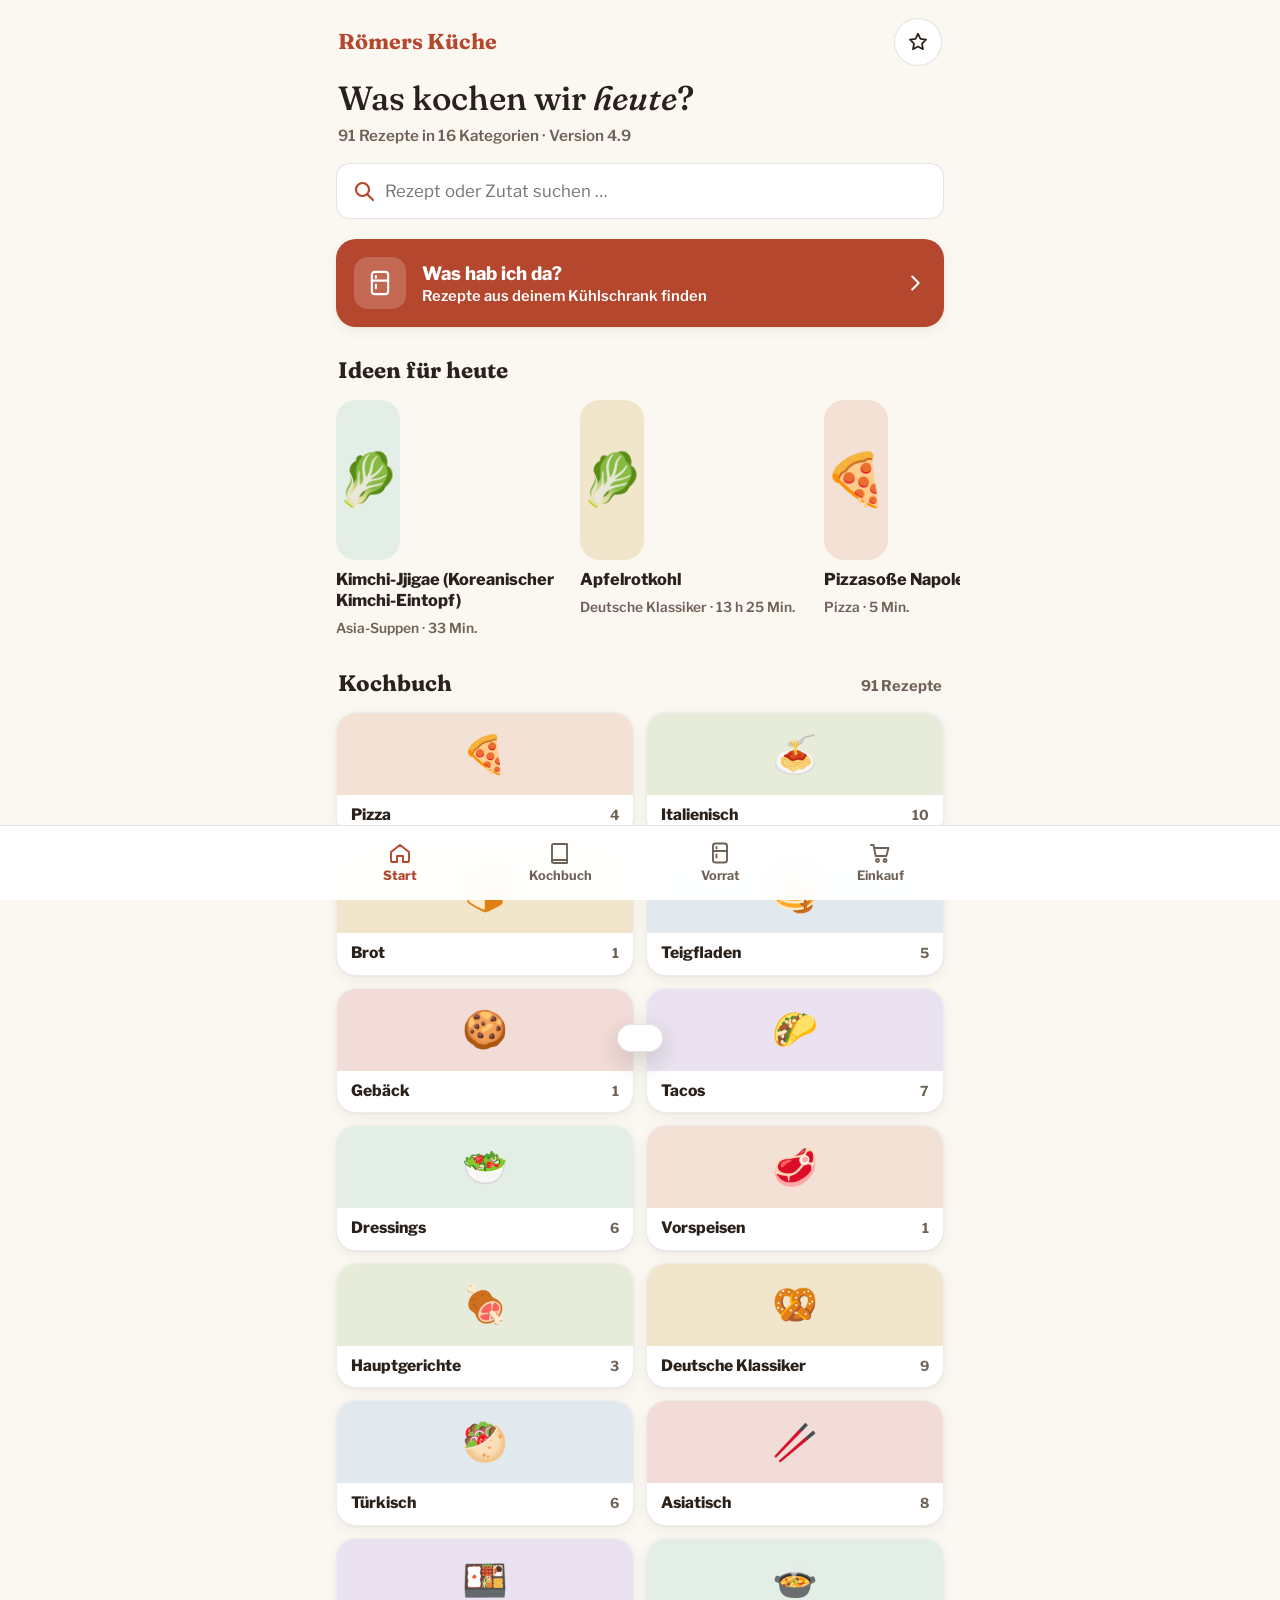
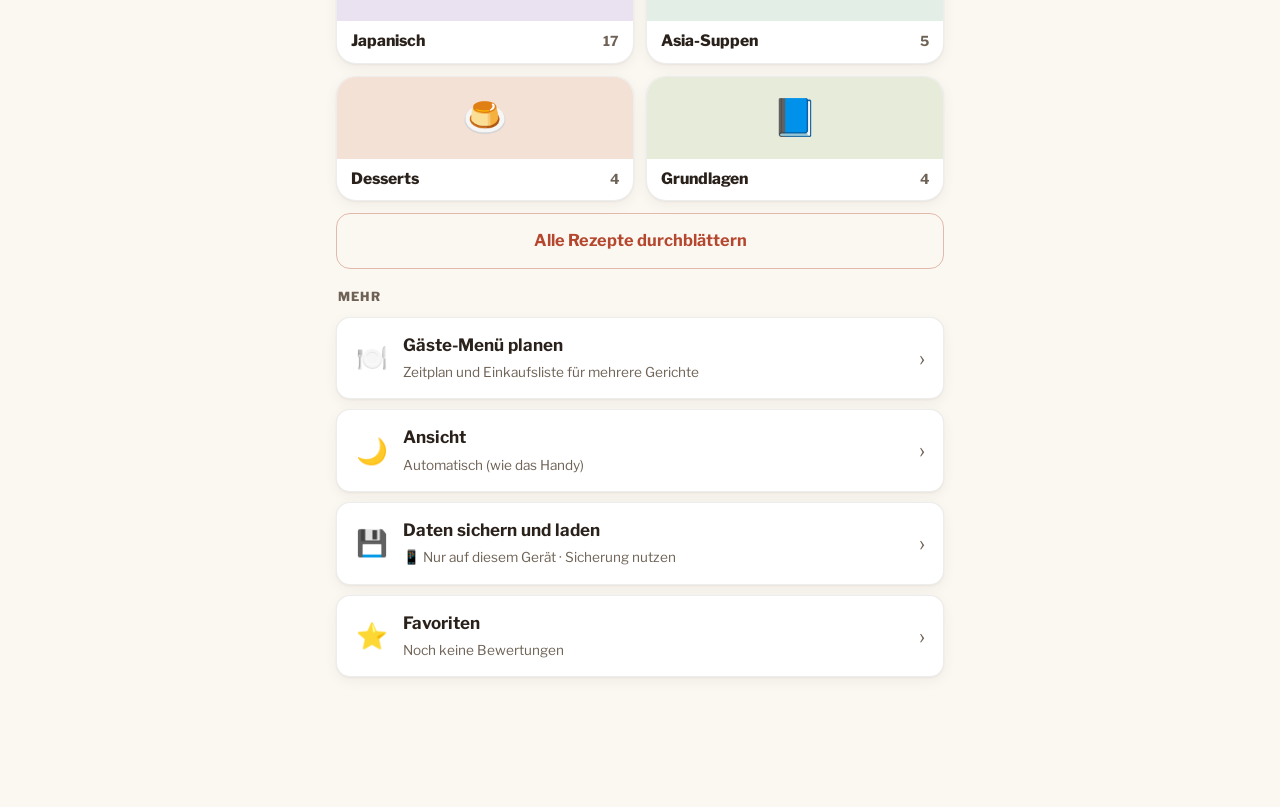
<file: index.html>
<!DOCTYPE html>
<html lang="de">
<head>
<meta charset="UTF-8">
<meta name="viewport" content="width=device-width, initial-scale=1.0, viewport-fit=cover">
<meta name="theme-color" content="#FBF7F1">
<title>Römers Küche</title>
<meta name="description" content="Dein persönlicher Küchen-Assistent: Rezepte, Kochmodus mit Timern, Kühlschrank-Suche und Einkaufsliste.">
<link rel="manifest" href="manifest.webmanifest">
<link rel="icon" href="favicon.svg" type="image/svg+xml">
<link rel="icon" href="favicon.png" sizes="32x32" type="image/png">
<link rel="apple-touch-icon" href="icons/apple-touch-icon.png">
<meta name="apple-mobile-web-app-capable" content="yes">
<meta name="mobile-web-app-capable" content="yes">
<meta name="apple-mobile-web-app-title" content="Römers Küche">
<meta name="apple-mobile-web-app-status-bar-style" content="default">
<link rel="preconnect" href="https://fonts.googleapis.com">
<link rel="preconnect" href="https://fonts.gstatic.com" crossorigin>
<link href="https://fonts.googleapis.com/css2?family=Fraunces:ital,opsz,wght@0,9..144,500;0,9..144,600;0,9..144,700;1,9..144,500&family=Libre+Franklin:wght@400;500;600;700;800&display=swap" rel="stylesheet">
<style>
:root{
  --bg:#FBF7F1;--surface:#FFFFFF;--surface-2:#F3ECE2;--surface-3:#EDE4D8;
  --accent:#B4472D;--accent-mid:#953A23;--accent-dim:rgba(180,71,45,.09);
  --text:#2A211B;--text-body:#4A3F36;--text-dim:#6E6256;--text-muted:#7A6E62;
  --border:rgba(42,33,27,.12);--border-sub:rgba(42,33,27,.08);
  --danger:#A1271C;--success:#556F33;--olive:#556F33;--wait:#3F6E9E;
  --on-accent:#FFFFFF;--shadow:0 1px 2px rgba(42,33,27,.05),0 4px 14px rgba(42,33,27,.05);
  --r:20px;--r-sm:14px;--touch:56px;
  --fd:'Fraunces',Georgia,serif;--fb:'Libre Franklin',system-ui,sans-serif;
}
*,*::before,*::after{box-sizing:border-box;margin:0;padding:0}
html{background:var(--bg);-webkit-tap-highlight-color:transparent}
body{font-family:var(--fb);font-size:18px;line-height:1.55;color:var(--text);background:var(--bg);min-height:100vh}
button{font-family:inherit;color:inherit}
#app{max-width:640px;margin:0 auto;min-height:100vh;padding-bottom:40px}
.view{display:none}.view.active{display:block}

/* header */
.hdr{position:sticky;top:0;z-index:50;background:rgba(251,247,241,.94);backdrop-filter:blur(14px);-webkit-backdrop-filter:blur(14px);
  border-bottom:1px solid var(--border);padding:10px 14px;display:flex;align-items:center;gap:12px;min-height:66px}
.hdr h1{font-family:var(--fd);font-size:1.2rem;font-weight:500;flex:1;line-height:1.25}
.icon-btn{width:48px;height:48px;border-radius:50%;border:1px solid var(--border);background:var(--surface);color:var(--accent);
  font-size:1.25rem;display:flex;align-items:center;justify-content:center;cursor:pointer;flex-shrink:0}
.icon-btn:active{background:var(--surface-2)}
.icon-btn .badge{position:absolute;transform:translate(14px,-14px);background:var(--accent);color:var(--on-accent);font-size:.7rem;font-weight:800;
  border-radius:10px;padding:1px 6px}

/* buttons */
.btn{display:inline-flex;align-items:center;justify-content:center;gap:8px;min-height:var(--touch);padding:0 20px;border-radius:var(--r-sm);
  border:none;font-size:1.02rem;font-weight:700;cursor:pointer;transition:transform .12s,background .15s;text-align:center;line-height:1.2}
.btn:active{transform:scale(.97)}
.btn-p{background:var(--accent);color:var(--on-accent)}.btn-p:active{background:var(--accent-mid)}
.btn-s{background:var(--surface-2);border:1px solid var(--border)}
.btn-g{background:transparent;color:var(--accent);border:1px solid var(--border)}
.btn-d{background:rgba(161,39,28,.15);color:var(--danger);border:1px solid rgba(161,39,28,.3)}
.btn-full{width:100%}
.row{display:flex;gap:10px}.row>.btn{flex:1}

/* home */
.hero{padding:44px 20px 22px;text-align:center}
.hero .mark{font-size:3rem}
.hero .logo{font-family:var(--fd);font-size:2.6rem;color:var(--accent);font-weight:700;line-height:1.1}
.hero .tag{color:var(--text-dim);font-size:.98rem;margin-top:4px}
.hero .count{display:inline-block;margin-top:12px;background:var(--accent-dim);border:1px solid var(--border);border-radius:20px;padding:4px 14px;font-size:.85rem;color:var(--accent);font-weight:700}
.search{padding:0 16px 16px}
.search input{width:100%;min-height:var(--touch);padding:0 18px 0 48px;background:var(--surface) url("data:image/svg+xml,%3Csvg xmlns='http://www.w3.org/2000/svg' width='22' height='22' fill='none' stroke='%23B4472D' stroke-width='2.2' stroke-linecap='round'%3E%3Ccircle cx='9.5' cy='9.5' r='6.5'/%3E%3Cpath d='M14.5 14.5 20 20'/%3E%3C/svg%3E") no-repeat 16px center;
  border:1px solid var(--border);border-radius:var(--r-sm);color:var(--text);font-family:var(--fb);font-size:1.05rem;outline:none}
.search input:focus{border-color:var(--accent)}
.sec-t{font-size:.78rem;font-weight:800;text-transform:uppercase;letter-spacing:.12em;color:var(--accent);padding:18px 18px 10px}
.cat-grid{display:grid;grid-template-columns:repeat(2,1fr);gap:10px;padding:0 16px}
.cat-tile{background:var(--surface);border:1px solid var(--border);border-radius:var(--r);padding:16px 14px;cursor:pointer;display:flex;align-items:center;gap:12px;min-height:72px;text-align:left}
.cat-tile:active{transform:scale(.97);background:var(--surface-2)}
.cat-tile .e{font-size:1.9rem}
.cat-tile b{display:block;font-size:1rem}.cat-tile small{color:var(--text-dim);font-size:.82rem}
.cat-tile.hi{background:linear-gradient(135deg,rgba(180,71,45,.22),rgba(180,71,45,.06));border-color:var(--accent)}
.menu-row{margin:0 16px 10px;background:var(--surface);border:1px solid var(--border);border-radius:var(--r-sm);padding:14px 18px;display:flex;align-items:center;gap:14px;cursor:pointer;min-height:64px}
.menu-row:active{background:var(--surface-2)}
.menu-row .e{font-size:1.6rem;width:34px;text-align:center}
.menu-row .i{flex:1}.menu-row .i b{display:block}.menu-row .i small{color:var(--text-dim);font-size:.85rem}
.chev{color:var(--text-muted);font-size:1.4rem}

/* list */
.chips{display:flex;gap:8px;overflow-x:auto;padding:12px 16px;scrollbar-width:none}
.chips::-webkit-scrollbar{display:none}
.chip{flex-shrink:0;min-height:44px;padding:0 16px;border-radius:22px;border:1px solid var(--border);background:var(--surface);font-weight:700;font-size:.92rem;cursor:pointer;white-space:nowrap}
.chip.on{background:var(--accent);color:var(--on-accent);border-color:var(--accent)}
.r-row{margin:0 12px 10px;background:var(--surface);border:1px solid var(--border);border-radius:var(--r-sm);padding:14px 16px;display:flex;align-items:center;gap:14px;cursor:pointer;min-height:72px}
.r-row:active{background:var(--surface-2);transform:scale(.99)}
.r-row .e{font-size:1.9rem;width:40px;text-align:center}
.r-row .m{flex:1;min-width:0}
.r-row .n{font-weight:700;font-size:1.02rem;line-height:1.3}
.r-row .s{font-size:.84rem;color:var(--text-dim);margin-top:2px}
.stars-sm{color:var(--accent);font-size:.84rem}
.empty{text-align:center;padding:36px 20px;color:var(--text-dim)}

/* recipe */
.r-hero{padding:22px 18px 6px;text-align:center}
.r-hero .e{font-size:3rem}
.r-hero h2{font-family:var(--fd);font-size:1.75rem;font-weight:700;line-height:1.2;margin-top:4px}
.r-hero .cat{font-size:.78rem;font-weight:800;text-transform:uppercase;letter-spacing:.12em;color:var(--accent);margin-top:6px}
.meta{display:flex;flex-wrap:wrap;justify-content:center;gap:8px;padding:12px 16px 4px}
.pill{display:inline-flex;align-items:center;gap:6px;background:var(--accent-dim);border:1px solid var(--border);border-radius:20px;padding:6px 13px;font-size:.86rem;color:var(--accent);font-weight:700}
.pill.w{background:rgba(63,110,158,.12);border-color:rgba(63,110,158,.3);color:var(--wait)}
.card{margin:14px 14px 0;background:var(--surface);border:1px solid var(--border);border-radius:var(--r);overflow:hidden}
.card-h{padding:14px 18px 10px;border-bottom:1px solid var(--border-sub);display:flex;align-items:center;justify-content:space-between;gap:10px}
.card-h span{font-size:.78rem;font-weight:800;text-transform:uppercase;letter-spacing:.12em;color:var(--accent)}
.card-b{padding:8px 18px 16px}
.port{display:flex;align-items:center;gap:14px;padding:16px 18px}
.port button{width:60px;height:60px;border-radius:50%;border:1px solid var(--border);background:var(--surface-2);font-size:1.8rem;cursor:pointer;flex-shrink:0}
.port button:active{background:var(--accent);color:var(--on-accent)}
.port .v{flex:1;text-align:center}
.port .v b{font-family:var(--fd);font-size:2.6rem;color:var(--accent);line-height:1;display:block}
.port .v small{color:var(--text-dim);font-size:.88rem}
.port-reset{display:block;margin:-6px auto 12px;background:none;border:none;color:var(--text-dim);text-decoration:underline;font-size:.88rem;cursor:pointer;min-height:36px}
.ing{display:flex;justify-content:space-between;gap:12px;padding:12px 0;border-bottom:1px solid var(--border-sub)}
.ing:last-child{border-bottom:none}
.ing .a{font-weight:800;color:var(--accent);white-space:nowrap;text-align:right}
.step{display:flex;gap:14px;padding:14px 0;border-bottom:1px solid var(--border-sub)}
.step:last-child{border-bottom:none}
.step .no{width:34px;height:34px;border-radius:50%;background:var(--accent-dim);border:1px solid var(--border);color:var(--accent);font-weight:800;display:flex;align-items:center;justify-content:center;flex-shrink:0;font-size:.95rem}
.step .t{font-weight:800}
.step .d{font-size:.82rem;font-weight:700;color:var(--accent);margin-left:4px}
.step .d.w{color:var(--wait)}
.step p{color:var(--text-dim);font-size:.96rem;margin-top:3px}
.note{padding:10px 0;border-bottom:1px solid var(--border-sub);color:var(--text-dim);font-size:.95rem}
.note:last-child{border-bottom:none}
.note b{color:var(--text)}
textarea{width:100%;min-height:110px;padding:14px;background:var(--surface-2);border:1px solid var(--border);border-radius:var(--r-sm);color:var(--text);font-family:var(--fb);font-size:1rem;resize:vertical;outline:none}
textarea:focus{border-color:var(--accent)}
.stars{display:flex;gap:4px;padding:6px 0}
.star{font-size:2rem;background:none;border:none;cursor:pointer;min-width:48px;min-height:48px;color:var(--text-muted)}
.star.on{color:var(--accent)}
.actions{padding:16px 14px 0;display:grid;gap:10px}
.hint{font-size:.82rem;color:var(--text-muted);text-align:center;padding:8px 18px 0}

/* cooking */
.prog{padding:12px 18px;background:var(--surface);border-bottom:1px solid var(--border)}
.prog .track{height:6px;background:var(--surface-3);border-radius:3px;overflow:hidden}
.prog .fill{height:100%;background:var(--accent);transition:width .4s}
.prog .lbl{display:flex;justify-content:space-between;font-size:.84rem;color:var(--text-dim);margin-top:7px;font-weight:700}
.running{margin:12px 14px 0;display:flex;flex-direction:column;gap:8px}
.run{display:flex;align-items:center;gap:10px;background:rgba(63,110,158,.1);border:1px solid rgba(63,110,158,.3);border-radius:var(--r-sm);padding:10px 14px;font-weight:700}
.run.done{background:rgba(161,39,28,.15);border-color:var(--danger);animation:pulse 1s infinite}
@keyframes pulse{50%{opacity:.6}}
.run .rt{flex:1;font-size:.92rem}
.run .rv{font-family:var(--fd);font-size:1.25rem;color:var(--wait)}
.run.done .rv{color:var(--danger)}
.run button{background:none;border:none;color:var(--text-dim);font-size:1.3rem;min-width:44px;min-height:44px;cursor:pointer}
.cook-card{margin:14px;background:var(--surface);border:1px solid var(--border);border-radius:var(--r);padding:20px 20px 22px}
.cook-card .k{font-size:.8rem;font-weight:800;text-transform:uppercase;letter-spacing:.12em;color:var(--accent)}
.cook-card h3{font-family:var(--fd);font-size:1.8rem;font-weight:700;line-height:1.2;margin:6px 0 12px}
.cook-card p{font-size:1.15rem;line-height:1.65}
.sing{margin-top:16px;padding-top:12px;border-top:1px solid var(--border-sub)}
.sing-h{font-size:.8rem;font-weight:800;text-transform:uppercase;letter-spacing:.1em;color:var(--text-dim);margin-bottom:2px}
.sing .ing{font-size:1.1rem;padding:10px 0}
.tbox{margin:0 14px 14px;background:var(--surface-2);border:1px solid var(--border);border-radius:var(--r);padding:18px;text-align:center}
.tbox .l{font-size:.85rem;color:var(--text-dim);font-weight:700}
.tbox .v{font-family:var(--fd);font-size:3rem;color:var(--accent);line-height:1.2}
.tbox .v.on{color:var(--wait)}
.tbox .row{margin-top:12px}
.cook-nav{display:grid;grid-template-columns:1fr 1fr;gap:10px;padding:0 14px}
.ing-mini{margin:14px;}
.ing-mini summary{cursor:pointer;min-height:var(--touch);display:flex;align-items:center;padding:0 18px;background:var(--surface);border:1px solid var(--border);border-radius:var(--r-sm);font-weight:700;list-style:none}
.ing-mini summary::-webkit-details-marker{display:none}
.ing-mini .card-b{background:var(--surface);border:1px solid var(--border);border-top:none;border-radius:0 0 var(--r-sm) var(--r-sm)}

/* shop */
.shop-g{font-size:.78rem;font-weight:800;text-transform:uppercase;letter-spacing:.1em;color:var(--accent);padding:14px 0 4px}
.shop-r{display:flex;align-items:center;gap:14px;padding:10px 0;border-bottom:1px solid var(--border-sub)}
.cb{width:34px;height:34px;border-radius:9px;border:2px solid var(--border);background:var(--surface-2);flex-shrink:0;cursor:pointer;font-weight:800;color:var(--on-accent);font-size:1.1rem}
.cb.on{background:var(--accent);border-color:var(--accent)}
.shop-r .x{flex:1}.shop-r .x.done{text-decoration:line-through;color:var(--text-muted)}
.shop-r .q{color:var(--accent);font-weight:800;white-space:nowrap}
.shop-r .q.done{color:var(--text-muted)}
.del{background:none;border:none;color:var(--text-muted);font-size:1.4rem;min-width:44px;min-height:44px;cursor:pointer}
.add-row{display:flex;gap:8px}
.add-row input{flex:1;min-height:var(--touch);padding:0 16px;background:var(--surface-2);border:1px solid var(--border);border-radius:var(--r-sm);color:var(--text);font-family:var(--fb);font-size:1rem;outline:none}

/* fridge */
.fr-hi{background:linear-gradient(135deg,rgba(63,110,158,.18),rgba(63,110,158,.05));border-color:rgba(63,110,158,.45)}
.ftabs{position:sticky;top:66px;z-index:40;display:grid;grid-template-columns:1fr 1fr;gap:8px;padding:10px 14px;background:rgba(251,247,241,.94);backdrop-filter:blur(14px);-webkit-backdrop-filter:blur(14px);border-bottom:1px solid var(--border-sub)}
.ftab{min-height:var(--touch);border-radius:var(--r-sm);border:1px solid var(--border);background:var(--surface);font-weight:800;font-size:1rem;cursor:pointer}
.ftab b{display:inline-block;min-width:26px;padding:0 7px;margin-left:4px;border-radius:12px;background:var(--surface-3);color:var(--accent);font-size:.85rem}
.ftab.on{background:var(--accent);color:var(--on-accent);border-color:var(--accent)}.ftab.on b{background:var(--on-accent)}
.fchips{display:flex;flex-wrap:wrap;gap:8px;padding:0 16px}
.fchip{min-height:48px;padding:0 16px;border-radius:24px;border:1px solid var(--border);background:var(--surface);font-weight:700;font-size:.95rem;cursor:pointer}
.fchip.on{background:var(--accent);color:var(--on-accent);border-color:var(--accent)}
.fchip.base{background:transparent;color:var(--text-muted);border-style:dashed}
.fbasis summary{cursor:pointer;min-height:var(--touch);display:flex;align-items:center;gap:8px;padding:0 18px;font-weight:800;list-style:none}
.fbasis summary::-webkit-details-marker{display:none}
.fbasis summary small{color:var(--text-dim);font-weight:600}
.fsw{display:block;font-size:.84rem;color:var(--wait);margin-top:3px;font-weight:700}
.fmiss{display:block;font-size:.84rem;color:var(--danger);margin-top:2px;font-weight:700}
.vtag{display:inline-block;background:rgba(85,111,51,.15);border:1px solid rgba(85,111,51,.4);color:var(--success);border-radius:10px;padding:0 8px;font-size:.75rem;font-weight:800}
.fres{margin-bottom:6px}
.fshop{display:flex;margin:0 12px 14px auto;width:calc(100% - 24px);min-height:44px;font-size:.92rem}
.fsync{font-size:.78rem;color:var(--text-dim);font-weight:700;white-space:nowrap}
.fbanner{border-color:rgba(63,110,158,.45)}
.ing small.fsw,.ing small.fmiss{display:inline;margin-left:6px}

/* dialog + toast */
.dlg{position:fixed;inset:0;background:rgba(42,33,27,.45);display:none;align-items:center;justify-content:center;z-index:300;padding:20px}
.dlg.show{display:flex}
.dlg .box{background:var(--surface);border:1px solid var(--border);border-radius:var(--r);padding:24px;max-width:380px;width:100%}
.dlg .box p{font-size:1.08rem;margin-bottom:18px}
#toast{position:fixed;left:50%;bottom:24px;transform:translate(-50%,140px);background:var(--surface-2);border:1px solid var(--border);border-radius:var(--r-sm);
  padding:13px 22px;font-weight:700;font-size:.95rem;z-index:400;transition:transform .3s cubic-bezier(.34,1.56,.64,1);box-shadow:0 8px 24px rgba(42,33,27,.18);max-width:92vw;text-align:center}
#toast.show{transform:translate(-50%,0)}


/* ===== Redesign Trattoria (Nov 2026) ===== */
body{font-size:17px}
h1,h2,h3{font-variation-settings:"SOFT" 50}
.card,.r-row,.menu-row,.cat-tile,.cook-card{box-shadow:var(--shadow)}
.card,.r-row,.menu-row{border-color:var(--border-sub)}
.icon-btn{color:var(--text);border-color:var(--border)}
.hdr h1{font-weight:600}
.btn{font-weight:700}
.btn-s{background:var(--surface);border:1px solid var(--border)}
.btn-g{border-color:rgba(180,71,45,.35)}
.sec-t{color:var(--text-dim);letter-spacing:.1em}
.chev{color:var(--text-dim)}
#app{padding-bottom:120px}
/* Start */
.h-top{display:flex;align-items:center;justify-content:space-between;padding:18px 18px 4px}
.h-top .brand{font-family:var(--fd);font-weight:700;font-size:1.35rem;color:var(--accent)}
.h-intro{padding:10px 18px 16px}
.h-intro h1{font-family:var(--fd);font-weight:500;font-size:2.1rem;line-height:1.12}
.h-intro .count{margin-top:6px;color:var(--text-dim);font-size:.95rem;font-weight:600}
.fr-cta{display:flex;align-items:center;gap:16px;width:calc(100% - 32px);margin:4px 16px 0;padding:18px;border:0;border-radius:var(--r);
  background:var(--accent);color:var(--on-accent);text-align:left;cursor:pointer;box-shadow:var(--shadow)}
.fr-cta:active{background:var(--accent-mid);transform:scale(.99)}
.fr-cta .ic{width:52px;height:52px;border-radius:14px;background:rgba(255,255,255,.18);display:flex;align-items:center;justify-content:center;flex-shrink:0}
.fr-cta .i{flex:1;display:flex;flex-direction:column;gap:2px}
.fr-cta b{font-size:1.15rem;font-weight:800}.fr-cta small{font-size:.92rem;font-weight:600}
.sec-h{display:flex;justify-content:space-between;align-items:baseline;gap:12px;padding:26px 18px 12px}
.sec-h h2{font-family:var(--fd);font-size:1.4rem;font-weight:700}
.sec-h span{font-size:.92rem;font-weight:700;color:var(--text-dim)}
.hscroll{display:flex;gap:14px;overflow-x:auto;padding:0 16px 4px;scroll-snap-type:x mandatory;scrollbar-width:none}
.hscroll::-webkit-scrollbar{display:none}
.hscroll{scroll-padding-inline:16px}
#toast{bottom:108px;transform:translate(-50%,260px);background:var(--surface)}
body.no-tabs #toast{bottom:108px}
.rc{flex:0 0 230px;scroll-snap-align:start;display:flex;flex-direction:column;gap:9px;background:none;border:0;padding:0;text-align:left;cursor:pointer}
.rc .pic{height:160px;border-radius:var(--r)}
.rc b{font-size:1.02rem;font-weight:800;line-height:1.28}
.rc small{font-size:.86rem;font-weight:600;color:var(--text-dim)}
.pic{position:relative;overflow:hidden;display:flex;align-items:center;justify-content:center;background:var(--tint,#EDE4D8)}
.pic img{position:absolute;inset:0;width:100%;height:100%;object-fit:cover}
.pic .pe{font-size:3.2rem;line-height:1}
.bdg{position:absolute;left:6px;right:6px;bottom:6px;display:flex;flex-wrap:wrap;gap:4px;pointer-events:none}
.bdg span{background:rgba(255,255,255,.92);color:#3a2a20;border-radius:9px;padding:2px 7px;font-size:.78rem;font-weight:800;line-height:1.3;box-shadow:0 1px 3px rgba(0,0,0,.18)}
.bdg .ba{color:var(--accent)}
.r-row .pic .bdg{display:none}
.r-row .s .bdg{position:static;display:inline-flex;margin-left:4px;vertical-align:1px}
.r-row .s .bdg span{background:var(--accent-dim);box-shadow:none;font-size:.76rem;padding:1px 7px}
.rate-ov{position:fixed;inset:0;background:rgba(0,0,0,.45);display:flex;align-items:flex-end;justify-content:center;z-index:200}
.rate-sh{background:var(--surface);width:100%;max-width:560px;border-radius:22px 22px 0 0;padding:22px 18px calc(22px + env(safe-area-inset-bottom));text-align:center}
.rate-sh h3{font-family:var(--fd);font-size:1.5rem;margin-bottom:4px}
.rate-sh p{color:var(--text-dim);margin-bottom:12px}
.rate-sh .stars{justify-content:center}
.rate-sh .star{font-size:2.6rem;min-width:56px;min-height:56px}
.cnt-row{display:flex;align-items:center;gap:10px;flex-wrap:wrap}
.cnt-row .btn{min-width:56px;min-height:48px;padding:0 14px}
.cnt-row b{font-size:1.3rem;min-width:70px;text-align:center}
.cat-grid{gap:12px}
.cat-tile{flex-direction:column;align-items:stretch;gap:0;padding:0;overflow:hidden;min-height:0;border-color:var(--border-sub)}
.cat-tile .pic{height:82px}
.cat-tile .pic .pe{font-size:2.3rem}
.cat-tile .ct{display:flex;justify-content:space-between;align-items:baseline;gap:8px;padding:10px 14px 12px}
.cat-tile b{font-size:.98rem;font-weight:800;line-height:1.25}
.cat-tile small{font-size:.86rem;font-weight:700;color:var(--text-dim)}
.all-btn{display:flex;width:calc(100% - 32px);margin:12px 16px 0}
/* Tab-Leiste */
.tabbar{position:fixed;left:0;right:0;bottom:0;z-index:120;background:rgba(255,255,255,.97);backdrop-filter:blur(14px);-webkit-backdrop-filter:blur(14px);
  border-top:1px solid var(--border);padding:6px 8px calc(8px + env(safe-area-inset-bottom))}
.tabbar .in{max-width:640px;margin:0 auto;display:grid;grid-template-columns:repeat(4,1fr)}
.tab{position:relative;display:flex;flex-direction:column;align-items:center;justify-content:center;gap:3px;min-height:60px;border:0;background:none;
  color:var(--text-dim);font-size:.8rem;font-weight:700;cursor:pointer}
.tab.on{color:var(--accent);font-weight:800}
.tab .badge{position:absolute;top:4px;left:calc(50% + 6px);background:var(--accent);color:var(--on-accent);font-size:.7rem;font-weight:800;border-radius:10px;padding:1px 6px}
body.no-tabs .tabbar{display:none}
/* Liste */
.r-row{gap:14px;padding:10px 14px 10px 10px}
.r-row .pic{width:64px;height:64px;border-radius:12px;flex-shrink:0}
.r-row .pic .pe{font-size:1.9rem}
/* Rezept */
.r-pic{height:240px;margin:12px 14px 0;border-radius:var(--r)}
.r-pic .pe{font-size:5rem}
.r-hero{text-align:left;padding:18px 18px 4px}
.r-hero h2{font-size:1.9rem;font-weight:700;margin-top:4px}
.r-hero .cat{margin-top:0;color:var(--accent)}
.stats{display:grid;grid-template-columns:repeat(3,1fr);gap:10px;padding:12px 14px 2px}
.stat{background:var(--surface);border:1px solid var(--border-sub);border-radius:var(--r-sm);padding:12px 8px;text-align:center;box-shadow:var(--shadow)}
.stat b{display:block;font-size:1.08rem;font-weight:800}
.stat small{font-size:.8rem;font-weight:700;color:var(--text-dim)}
.stat.w b{color:var(--wait)}
.meta{justify-content:flex-start;padding:10px 14px 0}
.pill{color:var(--accent-mid)}
.port .v b{color:var(--text)}
.port button{background:var(--surface-2);border-color:var(--border)}
.ing .a{color:var(--accent-mid)}
.step .no{background:var(--surface-2);border-color:var(--border);color:var(--text)}
.step .d{display:inline-block;margin-left:8px;padding:2px 9px;border-radius:9px;background:var(--accent-dim);color:var(--accent-mid);font-size:.8rem}
.step .d.w{background:rgba(63,110,158,.12);color:var(--wait)}
.step p{color:var(--text-body)}
.note{color:var(--text-body)}
.star{color:#B5A899}
.r-cta{position:fixed;left:0;right:0;bottom:0;z-index:110;background:rgba(255,255,255,.97);border-top:1px solid var(--border);
  padding:12px 16px calc(14px + env(safe-area-inset-bottom))}
.r-cta .btn{display:flex;width:100%;max-width:608px;margin:0 auto;min-height:60px;font-size:1.1rem;border-radius:16px}
body:not(.v-rezept) .r-cta{display:none}
/* Kochen */
.prog{background:var(--bg);border-bottom:0;padding:12px 18px 4px}
.segs{display:flex;gap:4px}
.segs i{flex:1;height:6px;border-radius:3px;background:var(--surface-3)}
.segs i.on{background:var(--accent)}
.run{background:rgba(63,110,158,.09)}
.run .rv{font-family:var(--fb);font-weight:800;font-variant-numeric:tabular-nums}
.cook-card{box-shadow:none;background:transparent;border:0;padding:10px 18px 6px;margin:6px 0 0}
.cook-card h3{font-size:2.1rem;line-height:1.12;margin:6px 0 12px}
.cook-card p{font-size:1.2rem;color:var(--text-body)}
.tbox{background:var(--surface);border:1px solid var(--border-sub);box-shadow:var(--shadow)}
.ring{position:relative;width:210px;height:210px;margin:6px auto 0}
.ring svg{position:absolute;inset:0;transform:rotate(-90deg)}
.ring .rv2{position:absolute;inset:0;display:flex;flex-direction:column;align-items:center;justify-content:center}
.ring .rv2 b{font-size:2.9rem;font-weight:800;font-variant-numeric:tabular-nums;line-height:1.1;color:var(--text)}
.ring .rv2 b.on{color:var(--wait)}
.ring .rv2 small{font-size:.88rem;font-weight:700;color:var(--text-dim)}
.cook-nav .btn{min-height:64px;font-size:1.08rem;border-radius:16px}
.ing-mini summary{background:var(--surface);border-color:var(--border-sub)}
/* Kühlschrank + Einkauf */
.ftabs{background:rgba(251,247,241,.94);grid-template-columns:1fr 1fr;padding:10px 14px}
.ftab{background:var(--surface);border-color:var(--border)}
.ftab.on b{background:rgba(255,255,255,.22);color:var(--on-accent)}
.fchip{background:var(--surface);border-color:var(--border)}
.fchip.on{background:rgba(180,71,45,.12);color:var(--text);border-color:rgba(180,71,45,.45)}
.fchip.base{color:var(--text-dim);border-color:var(--border)}
.cb{border-color:rgba(42,33,27,.28);background:var(--surface)}
.cb.on{color:var(--on-accent)}
.shop-r .q{color:var(--accent-mid)}
.fsw{color:var(--wait)}

/* Eigene Fotos */
.r-pic{position:relative}
.ph-bar{position:absolute;right:12px;bottom:12px;display:flex;gap:8px}
.ph-btn{min-height:48px;padding:0 16px;border-radius:24px;border:0;background:rgba(255,255,255,.94);color:var(--text);font-weight:800;font-size:.95rem;
  display:inline-flex;align-items:center;gap:8px;cursor:pointer;box-shadow:0 2px 10px rgba(42,33,27,.18)}
.ph-btn:active{transform:scale(.97)}
.ph-btn.del{width:48px;padding:0;justify-content:center;color:var(--danger)}
.ph-busy{position:absolute;inset:0;display:flex;align-items:center;justify-content:center;background:rgba(251,247,241,.75);font-weight:800}
/* print */

/* v4.8: Mengen im Text, Alarm, Timer-Leiste, Gäste-Menü */
.sc{color:var(--accent);font-weight:800}
.alarm{position:fixed;inset:0;z-index:400;background:rgba(20,14,10,.72);display:none;align-items:center;justify-content:center;padding:20px}
.alarm.show{display:flex}
.alarm .box{background:var(--surface);border-radius:var(--r);padding:28px 22px;width:100%;max-width:420px;text-align:center;box-shadow:0 10px 40px rgba(0,0,0,.35)}
@keyframes alp{from{transform:scale(1)}to{transform:scale(1.12)}}
.alarm .big{font-size:4rem;line-height:1;animation:alp .7s ease-in-out infinite alternate}
.alarm h3{font-family:var(--fd);font-size:1.6rem;margin:10px 0 6px}
.alarm p{color:var(--text-body);margin-bottom:18px}
.alarm .btn{width:100%;min-height:68px;font-size:1.2rem;margin-top:8px}
.tpill{position:fixed;left:50%;transform:translateX(-50%);bottom:calc(84px + env(safe-area-inset-bottom));z-index:130;display:none;align-items:center;gap:10px;
  min-height:52px;padding:0 20px;border-radius:26px;border:0;background:var(--wait);color:#fff;font-weight:800;font-size:1rem;box-shadow:0 4px 16px rgba(0,0,0,.25);cursor:pointer;max-width:92vw}
.tpill.show{display:flex}.tpill.done{background:var(--accent)}
.tpill span{white-space:nowrap;overflow:hidden;text-overflow:ellipsis}
body.no-tabs .tpill{bottom:calc(96px + env(safe-area-inset-bottom))}
.nbtn{margin-top:12px;width:100%}
.g-in{display:grid;grid-template-columns:1fr 1fr;gap:10px;margin-top:12px}
.g-in label{font-size:.85rem;color:var(--text-dim);font-weight:700}
.g-in input{width:100%;min-height:var(--touch);padding:0 12px;border:1px solid var(--border);border-radius:var(--r-sm);background:var(--surface);color:var(--text);font-family:var(--fb);font-size:1.05rem;margin-top:4px}
.g-item{display:flex;align-items:center;gap:12px;padding:12px 0;border-bottom:1px solid var(--border-sub)}
.g-item:last-child{border-bottom:0}
.g-item .pic{width:56px;height:56px;border-radius:12px;flex-shrink:0}
.g-item .pic .pe{font-size:1.6rem}.g-item .pic .bdg{display:none}
.g-item .m{flex:1;min-width:0}.g-item .m b{display:block;line-height:1.3}
.g-item .m small{color:var(--text-dim);font-size:.85rem}
.g-pp{display:flex;align-items:center;gap:8px;margin-top:6px}
.g-pp button{width:44px;height:44px;border-radius:50%;border:1px solid var(--border);background:var(--surface-2);font-size:1.2rem;font-weight:800;cursor:pointer}
.g-pp span{min-width:96px;font-weight:700;font-size:.92rem}
.g-del{width:48px;height:48px;border-radius:50%;border:1px solid var(--border);background:transparent;color:var(--danger);font-size:1.4rem;cursor:pointer;flex-shrink:0}
.g-add{display:flex;width:100%;align-items:center;gap:12px;min-height:60px;padding:8px 14px;margin-top:8px;border:1px solid var(--border);border-radius:var(--r-sm);background:var(--surface);text-align:left;cursor:pointer;font-size:1rem}
.g-add:active{background:var(--surface-2)}.g-add .pl{color:var(--accent);font-size:1.5rem;font-weight:800}
.g-start{background:var(--accent-dim);border:1px solid var(--border);border-radius:var(--r-sm);padding:14px 16px;margin-bottom:12px;font-size:1.02rem}
.g-day{font-weight:800;color:var(--accent);font-size:.82rem;text-transform:uppercase;letter-spacing:.1em;padding:14px 0 6px}
.g-row{display:grid;grid-template-columns:62px 1fr;gap:10px;padding:10px 0;border-bottom:1px solid var(--border-sub)}
.g-row .tm{font-weight:800;font-variant-numeric:tabular-nums;font-size:1.05rem}
.g-row .rn{font-size:.82rem;color:var(--text-dim);font-weight:700}
.g-row .st{font-weight:700;line-height:1.35}
.g-row.w .st{color:var(--wait)}
.g-row .tags{display:flex;flex-wrap:wrap;gap:6px;margin-top:4px}
.g-tag{font-size:.78rem;font-weight:800;border-radius:9px;padding:2px 8px;background:var(--surface-2);color:var(--text-dim)}
.g-tag.pre{background:rgba(63,110,158,.14);color:var(--wait)}
.g-tag.cl{background:rgba(161,39,28,.12);color:var(--danger)}
.g-row.serve{border-bottom:0}.g-row.serve .st{color:var(--accent);font-size:1.1rem}

/* Nachtmodus „Abendküche“ */
html[data-theme=dunkel]{
  --bg:#1B1613;--surface:#241E1A;--surface-2:#2E2621;--surface-3:#3A302A;
  --accent:#E0785A;--accent-mid:#C9603F;--accent-dim:rgba(224,120,90,.12);
  --text:#F3EBE2;--text-body:#DCD0C3;--text-dim:#B9AB9D;--text-muted:#A39587;
  --border:rgba(243,235,226,.14);--border-sub:rgba(243,235,226,.08);
  --danger:#EE8270;--success:#A3C075;--olive:#A3C075;--wait:#86ADDA;
  --on-accent:#1B1613;--shadow:0 1px 2px rgba(0,0,0,.3),0 4px 14px rgba(0,0,0,.25);
  color-scheme:dark}
html[data-theme=dunkel] .hdr,html[data-theme=dunkel] .ftabs{background:rgba(27,22,19,.94)}
html[data-theme=dunkel] .tabbar,html[data-theme=dunkel] .r-cta{background:rgba(36,30,26,.97)}
html[data-theme=dunkel] .star{color:#6E6256}
html[data-theme=dunkel] .ph-btn{background:rgba(36,30,26,.92)}
html[data-theme=dunkel] .ph-busy{background:rgba(27,22,19,.75)}
html[data-theme=dunkel] .pic{background:color-mix(in srgb,var(--tint,#3A302A) 22%,#2E2621)}
html[data-theme=dunkel] .tpill{color:#10233A}
html[data-theme=dunkel] .tpill.done{color:#1B1613}
#print-area{display:none}
@media print{
  body{background:#fff;color:#000;font-size:11pt}
  #app,.dlg,#toast{display:none!important}
  #print-area{display:block;font-family:Georgia,serif;padding:0 6mm}
  #print-area h1{font-size:22pt;margin-bottom:2pt}
  #print-area .sub{color:#555;margin-bottom:10pt;font-family:Arial,sans-serif;font-size:10pt}
  #print-area h2{font-size:13pt;margin:12pt 0 5pt;border-bottom:1px solid #999;padding-bottom:2pt}
  #print-area table{border-collapse:collapse;width:100%;font-family:Arial,sans-serif;font-size:10pt}
  #print-area td{padding:3pt 4pt;border-bottom:1px solid #ddd}
  #print-area td:last-child{text-align:right;font-weight:bold;white-space:nowrap}
  #print-area ol{padding-left:16pt;font-family:Arial,sans-serif;font-size:10pt}
  #print-area li{margin-bottom:5pt;break-inside:avoid}
  #print-area .tips{font-family:Arial,sans-serif;font-size:9.5pt;color:#333}
  #print-area .tips p{margin-bottom:3pt}
  #print-area .foot{margin-top:14pt;font-size:8pt;color:#888;font-family:Arial,sans-serif}
}
</style>
</head>
<body>
<div id="app">

  <!-- HOME -->
  <section class="view" id="v-home">
    <header class="h-top"><div class="brand">Römers Küche</div><button class="icon-btn" data-go="favoriten" aria-label="Favoriten"><svg aria-hidden="true" width="22" height="22" viewBox="0 0 24 24" fill="none" stroke="currentColor" stroke-width="1.9" stroke-linecap="round" stroke-linejoin="round"><path d="M12 3l2.7 5.6 6.1.9-4.4 4.3 1 6.1L12 17l-5.4 2.9 1-6.1L3.2 9.5l6.1-.9z"/></svg></button></header>
    <div class="h-intro"><h1>Was kochen wir <i>heute</i>?</h1><div class="count" id="home-count"></div></div>
    <div class="search"><input id="home-search" type="search" placeholder="Rezept oder Zutat suchen …" aria-label="Rezept suchen"></div>
    <button class="fr-cta" data-go="kuehlschrank"><span class="ic"><svg aria-hidden="true" width="28" height="28" viewBox="0 0 24 24" fill="none" stroke="currentColor" stroke-width="1.8" stroke-linecap="round" stroke-linejoin="round"><rect x="5" y="2.5" width="14" height="19" rx="2.5"/><path d="M5 10h14M8.5 6v1.5M8.5 13.5v3"/></svg></span><span class="i"><b>Was hab ich da?</b><small id="fr-status">Rezepte aus deinem Kühlschrank finden</small></span><svg aria-hidden="true" width="22" height="22" viewBox="0 0 24 24" fill="none" stroke="currentColor" stroke-width="2.2" stroke-linecap="round" stroke-linejoin="round"><path d="M9 5l7 7-7 7"/></svg></button>
    <div id="h-recent"></div>
    <div class="sec-h"><h2>Kochbuch</h2><span id="home-n"></span></div>
    <div class="cat-grid" id="cat-grid"></div>
    <button class="btn btn-g all-btn" data-go="kochbuch">Alle Rezepte durchblättern</button>
    <div class="sec-t">Mehr</div>
    <div class="menu-row" data-go="gaeste"><div class="e">🍽️</div><div class="i"><b>Gäste-Menü planen</b><small id="g-status">Zeitplan und Einkaufsliste für mehrere Gerichte</small></div><div class="chev">›</div></div>
    <div class="menu-row" id="theme-row"><div class="e">🌙</div><div class="i"><b>Ansicht</b><small id="theme-status">Automatisch</small></div><div class="chev">›</div></div>
    <div class="menu-row" id="data-row"><div class="e">💾</div><div class="i"><b>Daten sichern und laden</b><small id="k-sync">📱 Nur auf diesem Gerät · Sicherung nutzen</small></div><div class="chev">›</div></div>
    <div class="menu-row" data-go="favoriten"><div class="e">⭐</div><div class="i"><b>Favoriten</b><small id="fav-status">Bewertete Rezepte</small></div><div class="chev">›</div></div>
  </section>

  <!-- LISTE -->
  <section class="view" id="v-liste">
    <div class="hdr"><button class="icon-btn" data-go="home" aria-label="Zurück">←</button><h1 id="list-title">Kochbuch</h1></div>
    <div class="search" style="padding-top:12px;padding-bottom:0"><input id="list-search" type="search" placeholder="Suchen …" aria-label="Suchen"></div>
    <div class="chips" id="chips"></div>
    <div id="list"></div>
  </section>

  <!-- KÜHLSCHRANK -->
  <section class="view" id="v-kuehl">
    <div class="hdr"><button class="icon-btn" data-go="home" aria-label="Zurück">←</button><h1>Was hab ich da?</h1><span class="fsync" id="f-sync"></span></div>
    <div class="ftabs"><button class="ftab" id="ft-p">🧺 Produkte <b id="ft-pc">0</b></button><button class="ftab" id="ft-r">🍽️ Rezepte <b id="ft-rc">0</b></button></div>
    <div id="f-prod">
      <div class="search" style="padding-top:12px;padding-bottom:0"><input id="f-search" type="search" placeholder="Produkt suchen …" aria-label="Produkt suchen"></div>
      <div id="f-prod-list"></div>
    </div>
    <div id="f-res" hidden></div>
  </section>

  <!-- REZEPT -->
  <section class="view" id="v-rezept">
    <div class="hdr"><button class="icon-btn" id="r-back" aria-label="Zurück">←</button><h1 id="r-title"></h1>
      <button class="icon-btn" data-go="einkauf" aria-label="Einkaufsliste">🛒<span class="badge" id="shop-badge" hidden></span></button></div>
    <div id="r-body"></div>
  </section>

  <!-- KOCHEN -->
  <section class="view" id="v-kochen">
    <div class="hdr"><button class="icon-btn" id="k-back" aria-label="Kochen beenden">✕</button><h1 id="k-title"></h1></div>
    <div class="prog"><div class="segs" id="k-segs"></div><div class="lbl"><span id="k-lbl"></span><span id="k-cnt"></span></div></div>
    <div id="k-fr"></div>
    <div class="running" id="k-running"></div>
    <div id="k-step"></div>
    <div class="cook-nav" id="k-nav"></div>
    <details class="ing-mini"><summary>🧾 Zutaten anzeigen</summary><div class="card-b" id="k-ing"></div></details>
  </section>

  <!-- GÄSTE -->
  <section class="view" id="v-gaeste">
    <div class="hdr"><button class="icon-btn" data-go="home" aria-label="Zurück">←</button><h1>Gäste-Menü</h1></div>
    <div id="g-body"></div>
  </section>

  <!-- EINKAUF -->
  <section class="view" id="v-einkauf">
    <div class="hdr"><button class="icon-btn" id="e-back" aria-label="Zurück">←</button><h1>Einkaufsliste</h1>
      <button class="btn btn-g" style="min-height:44px;padding:0 14px" id="shop-clear">Leeren</button></div>
    <div class="card"><div class="card-b" id="shop-list"></div></div>
    <div class="card"><div class="card-h"><span>Manuell hinzufügen</span></div>
      <div class="card-b" style="padding-top:14px"><div class="add-row"><input id="shop-add" type="text" placeholder="z. B. Backpapier" aria-label="Artikel"><button class="btn btn-p" id="shop-add-btn" aria-label="Hinzufügen">+</button></div></div></div>
    <div class="actions"><button class="btn btn-s" id="shop-done-clear">Erledigte entfernen</button><button class="btn btn-g" id="shop-copy">📋 Liste kopieren</button></div>
  </section>

</div>

<nav class="tabbar" aria-label="Hauptnavigation"><div class="in"><button class="tab" data-go="home" data-tab="home"><svg aria-hidden="true" width="24" height="24" viewBox="0 0 24 24" fill="none" stroke="currentColor" stroke-width="1.9" stroke-linecap="round" stroke-linejoin="round"><path d="M3 11l9-7 9 7v9a1 1 0 01-1 1h-5v-6h-6v6H4a1 1 0 01-1-1z"/></svg>Start</button><button class="tab" data-go="kochbuch" data-tab="kochbuch"><svg aria-hidden="true" width="24" height="24" viewBox="0 0 24 24" fill="none" stroke="currentColor" stroke-width="1.9" stroke-linecap="round" stroke-linejoin="round"><path d="M4 4.5A1.5 1.5 0 015.5 3H19v16H5.5A1.5 1.5 0 004 20.5z"/><path d="M4 20.5A1.5 1.5 0 005.5 22H19v-3"/></svg>Kochbuch</button><button class="tab" data-go="kuehlschrank" data-tab="kuehlschrank"><svg aria-hidden="true" width="24" height="24" viewBox="0 0 24 24" fill="none" stroke="currentColor" stroke-width="1.9" stroke-linecap="round" stroke-linejoin="round"><rect x="5" y="2.5" width="14" height="19" rx="2.5"/><path d="M5 10h14M8.5 6v1.5M8.5 13.5v3"/></svg>Vorrat</button><button class="tab" data-go="einkauf" data-tab="einkauf"><svg aria-hidden="true" width="24" height="24" viewBox="0 0 24 24" fill="none" stroke="currentColor" stroke-width="1.9" stroke-linecap="round" stroke-linejoin="round"><path d="M3 4h2.5l2.2 11h10.6L20.5 7H7"/><circle cx="9.5" cy="19.5" r="1.5"/><circle cx="17" cy="19.5" r="1.5"/></svg>Einkauf<span class="badge" id="tab-badge" hidden></span></button></div></nav>
<div class="r-cta"><button class="btn btn-p" id="r-cook">▶ Kochen starten</button></div>
<div class="dlg" id="dlg"><div class="box"><p id="dlg-msg"></p><div class="row"><button class="btn btn-s" id="dlg-no">Abbrechen</button><button class="btn btn-d" id="dlg-yes">Ja</button></div></div></div>
<div id="toast"></div>
<input type="file" id="ph-file" accept="image/*" hidden>
<input type="file" id="imp-file" accept="application/json,.json" hidden>
<button class="tpill" id="tpill" aria-live="polite"></button>
<div class="alarm" id="alarm" role="alertdialog" aria-label="Timer abgelaufen"><div class="box"><div class="big">⏰</div><h3>Zeit um!</h3><p id="alarm-msg"></p><button class="btn btn-p" id="alarm-off">Alarm aus</button><button class="btn btn-g" id="alarm-go">Zum Schritt</button></div></div>
<div id="print-area"></div>

<script>
const APP_VERSION = "4.9";
const DATA = {"cats": ["Pizza", "Italienisch", "Brot", "Teigfladen", "Gebäck", "Tacos", "Dressings", "Vorspeisen", "Hauptgerichte", "Deutsche Klassiker", "Türkisch", "Asiatisch", "Japanisch", "Asia-Suppen", "Desserts", "Grundlagen"], "recipes": [{"id": "pizza-ny-style", "name": "Pizza NY Style", "cat": "Pizza", "yield": "2 große Pizzen (Ø 35 cm)", "base": 2, "hydration": 62, "ing": [{"n": "Weizenmehl Typ 550", "a": 380.0, "u": "g", "p": "mehl"}, {"n": "Wasser", "a": 236.0, "u": "g", "p": "wasser"}, {"n": "Salz", "a": 8.0, "u": "g", "p": "salz"}, {"n": "Frischhefe", "a": 3.0, "u": "g", "p": "hefe"}, {"n": "Olivenöl", "a": 15.0, "u": "g", "p": "oel"}, {"n": "Zucker", "a": 5.0, "u": "g", "p": "zucker"}], "steps": [{"t": "Hefe aktivieren", "d": "5 Min.", "sec": 300, "wait": false, "b": "Hefe mit Zucker in lauwarmem Wasser (35 °C) auflösen, bis es schäumt.", "ing": [1, 3, 5]}, {"t": "Teig mischen", "d": "5 Min.", "sec": 300, "wait": false, "b": "Mehl und Salz mischen, Hefewasser und Olivenöl zugeben.", "ing": [0, 2, 4]}, {"t": "Kneten", "d": "8 Min.", "sec": 480, "wait": false, "b": "Kräftig kneten, bis der Teig glatt und elastisch ist."}, {"t": "Kühle Gare", "d": "Warten 48 h", "sec": 172800, "wait": true, "b": "In geölter Schüssel abgedeckt in den Kühlschrank. Mindestens 24 h, ideal 48–72 h."}, {"t": "Aufwärmen", "d": "Warten 2 h", "sec": 7200, "wait": true, "b": "2 h vor dem Backen herausnehmen. Ofen in der letzten Stunde vorheizen."}, {"t": "Backen", "d": "12 Min.", "sec": 720, "wait": false, "b": "250 °C Ober-/Unterhitze, dünn belegt 10–13 Min. bis der Rand goldbraun ist."}], "notes": [], "scalable": true}, {"id": "pizza-napoletana-langzeitfuehrung", "name": "Pizza Napoletana (Langzeitführung)", "cat": "Pizza", "yield": "6 Pizzen à 280 g", "base": 6, "hydration": 65, "ing": [{"n": "Tipo 00 Mehl", "a": 1000.0, "u": "g", "p": "mehl"}, {"n": "Wasser (kalt)", "a": 650.0, "u": "g", "p": "wasser"}, {"n": "Salz", "a": 28.0, "u": "g", "p": "salz"}, {"n": "Frischhefe", "a": 2.5, "u": "g", "p": "hefe"}], "steps": [{"t": "Hefe auflösen", "d": "5 Min.", "sec": 300, "wait": false, "b": "Frischhefe in ca. 200 g des kalten Wassers auflösen. 5 Min. warten.", "ing": [1, 3]}, {"t": "Mischen", "d": "5 Min.", "sec": 300, "wait": false, "b": "Restliches Wasser und Mehl grob mischen, Hefewasser dazugeben.", "ing": [0, 1]}, {"t": "Autolyse", "d": "Warten 30 Min.", "sec": 1800, "wait": true, "b": "Abgedeckt ruhen lassen. Das Mehl quillt, das Gluten bildet sich von selbst."}, {"t": "Salz einkneten", "d": "12 Min.", "sec": 720, "wait": false, "b": "Salz zugeben und 8–10 Min. kneten. Ziel: Teigtemperatur unter 24 °C.", "ing": [2]}, {"t": "Stockgare", "d": "Warten 1 h 30 Min.", "sec": 5400, "wait": true, "b": "Abgedeckt bei Raumtemperatur. Alle 30 Min. einmal Stretch & Fold."}, {"t": "Kugeln formen", "d": "10 Min.", "sec": 600, "wait": false, "b": "Teig in Teiglinge à 280 g teilen und straff rundschleifen."}, {"t": "Kühlschrankgare", "d": "Warten 18 h", "sec": 64800, "wait": true, "b": "Abgedeckt bei 4–6 °C. Die Hefemenge ist auf ca. 18 h ausgelegt. Je länger, desto mehr Aroma."}, {"t": "Akklimatisieren", "d": "Warten 3 h", "sec": 10800, "wait": true, "b": "3 h bei Raumtemperatur. In der letzten Stunde Ofen mit Stein oder Blech auf Maximum vorheizen."}, {"t": "Ausziehen und belegen", "d": "10 Min.", "sec": 600, "wait": false, "b": "Von der Mitte nach außen dehnen, nie ausrollen. Rand (Cornicione) dicker lassen. Dünn belegen."}, {"t": "Backen", "d": "10 Min.", "sec": 600, "wait": false, "b": "Backofen 250–280 °C: 8–12 Min., letzte 2 Min. Grill. Backstein: 6–8 Min. Ooni 450–500 °C: 60–90 Sek., alle 20 Sek. drehen."}], "notes": ["Formel: Mehl = (Anzahl × Teiglinggewicht) ÷ (1 + Hydration + Salzanteil). Salz 2,8 %.", "Frischhefe je kg Mehl nach Kühlzeit: bis 16 h 3,0 g · bis 20 h 2,5 g · bis 24 h 2,0 g · bis 36 h 1,5 g · bis 48 h 1,0 g · länger 0,6 g.", "Trockenhefe = Frischhefe ÷ 3.", "Teiglinggrößen: Kinder 160 g · Normal 280 g · Blech 550 g.", "Mehl: Tipo 00 klassisch elastisch · Typ 550 mehr Biss · Mix 50/50 ausgewogen."], "scalable": true}, {"id": "pizzasosse-marinara", "name": "Pizzasoße Marinara", "cat": "Pizza", "yield": "6 Pizzen", "base": 6, "hydration": null, "ing": [{"n": "Pelati (Dose)", "a": 420.0, "u": "g", "p": "dosentomaten"}, {"n": "Olivenöl", "a": 60.0, "u": "g", "p": "oel"}, {"n": "Knoblauch", "a": 18.0, "u": "g", "p": "knoblauch"}, {"n": "Oregano (getrocknet)", "a": 6.0, "u": "g", "p": "gewuerz"}, {"n": "Salz", "a": 9.0, "u": "g", "p": "salz"}], "steps": [{"t": "Knoblauch anschwitzen", "d": "3 Min.", "sec": 180, "wait": false, "b": "Knoblauch in Olivenöl sanft anschwitzen, nicht bräunen.", "ing": [1, 2]}, {"t": "Einkochen", "d": "Warten 15 Min.", "sec": 900, "wait": true, "b": "Pelati zerdrücken, mit Oregano und Salz 15 Min. einkochen.", "ing": [0, 3, 4]}, {"t": "Abkühlen", "d": "Warten 20 Min.", "sec": 1200, "wait": true, "b": "Vollständig abkühlen lassen, bevor sie auf den Teig kommt."}], "notes": [], "scalable": true}, {"id": "pizzasosse-napoletana", "name": "Pizzasoße Napoletana", "cat": "Pizza", "yield": "6 Pizzen", "base": 6, "hydration": null, "ing": [{"n": "Passata di Pomodoro", "a": 360.0, "u": "g", "p": "dosentomaten"}, {"n": "Olivenöl", "a": 48.0, "u": "g", "p": "oel"}, {"n": "Salz", "a": 9.0, "u": "g", "p": "salz"}, {"n": "Zucker", "a": 3.0, "u": "g", "p": "zucker"}], "steps": [{"t": "Kalt verrühren", "d": "5 Min.", "sec": 300, "wait": false, "b": "Alle Zutaten kalt vermengen. Nicht kochen, die Soße gart im Ofen.", "ing": [0, 1, 2, 3]}], "notes": [], "scalable": true}, {"id": "carbonara", "name": "Spaghetti alla Carbonara", "cat": "Italienisch", "yield": "4 Portionen", "base": 4, "hydration": null, "scalable": true, "ing": [{"n": "Spaghetti", "a": 320.0, "u": "g", "p": "spaghetti"}, {"n": "Guanciale (Schweinebacke)", "a": 150.0, "u": "g", "p": "guanciale"}, {"n": "Eigelb (Größe M)", "a": 6.0, "u": "Stk.", "p": "eier"}, {"n": "Pecorino Romano, fein gerieben (für die Creme)", "a": 50.0, "u": "g", "p": "pecorino"}, {"n": "Pecorino Romano (zum Servieren)", "a": 20.0, "u": "g", "p": "pecorino"}, {"n": "Schwarzer Pfeffer, frisch grob gemahlen", "a": 3.0, "u": "g", "p": "pfeffer"}, {"n": "Wasser (für die Nudeln)", "a": 3000.0, "u": "g", "p": "wasser"}, {"n": "Salz (für das Nudelwasser)", "a": 25.0, "u": "g", "p": "salz"}], "steps": [{"t": "Wasser aufsetzen", "d": "Warten 10 Min.", "sec": 600, "wait": true, "b": "Wasser im großen Topf aufkochen, erst dann salzen. In der Zeit Schwarte vom Guanciale abschneiden und ihn in ca. 1 cm breite Streifen schneiden.", "ing": [1, 6, 7]}, {"t": "Guanciale auslassen", "d": "8 Min.", "sec": 480, "wait": false, "b": "Guanciale ohne Öl in einer großen Pfanne bei mittlerer Hitze langsam auslassen, bis er knusprig ist. Herausnehmen, das Fett in der Pfanne lassen.", "ing": [1]}, {"t": "Creme rühren", "d": "3 Min.", "sec": 180, "wait": false, "b": "Eigelb, 50 g Pecorino und den größten Teil des Pfeffers zu einer dicken Creme verrühren. 1–2 EL heißes Nudelwasser einrühren, damit sie glatt wird.", "ing": [2, 3, 5]}, {"t": "Spaghetti kochen", "d": "Warten 9 Min.", "sec": 540, "wait": true, "b": "Spaghetti 1 Min. kürzer als auf der Packung kochen. Eine Tasse Nudelwasser abschöpfen, bevor du abgießt.", "ing": [0]}, {"t": "Binden", "d": "2 Min.", "sec": 120, "wait": false, "b": "Spaghetti tropfnass in die Pfanne mit dem Guanciale-Fett geben, Pfanne vom Herd nehmen. Eicreme zugeben und kräftig schwenken. Schluckweise Nudelwasser zugeben, bis die Soße cremig glänzt. Nicht zurück auf die Hitze, sonst wird es Rührei."}, {"t": "Servieren", "d": "1 Min.", "sec": 60, "wait": false, "b": "Guanciale unterheben, sofort auf vorgewärmte Teller. Mit Pecorino und Pfeffer bestreuen.", "ing": [4, 5]}], "notes": ["Original ohne Sahne, ohne Knoblauch, ohne Zwiebel. Die Cremigkeit kommt nur aus Eigelb, Käse, Fett und Nudelwasser.", "Wird es zu fest: mehr Nudelwasser. Wird es Rührei: Die Pfanne war zu heiß.", "Ohne Guanciale: Pancetta am Stück. Bacon schmeckt rauchig und ist kein Ersatz.", "Sicherer Trick vom Profi: Pasta, Fett und Creme in einer Metallschüssel über dem Nudeltopf (Wasserbad) binden.", "Version 2: ersetzt die frühere Carbonara-Soße (2 Portionen) aus dem Rezeptbuch."]}, {"id": "ossobuco-alla-milanese", "name": "Ossobuco alla Milanese mit Gremolata", "cat": "Italienisch", "yield": "4 Portionen", "base": 4, "hydration": null, "scalable": true, "ing": [{"n": "Kalbshaxe in Scheiben (4 Stück, 3–4 cm dick)", "a": 1400.0, "u": "g", "p": "kalbshaxe"}, {"n": "Salz", "a": 8.0, "u": "g", "p": "salz"}, {"n": "Pfeffer", "a": 1.0, "u": "g", "p": "pfeffer"}, {"n": "Weizenmehl Typ 405 (zum Wenden)", "a": 30.0, "u": "g", "p": "mehl"}, {"n": "Olivenöl", "a": 20.0, "u": "g", "p": "oel"}, {"n": "Butter", "a": 40.0, "u": "g", "p": "butter"}, {"n": "Zwiebel", "a": 150.0, "u": "g", "p": "zwiebel"}, {"n": "Karotte", "a": 80.0, "u": "g", "p": "karotten"}, {"n": "Staudensellerie", "a": 80.0, "u": "g", "p": "staudensellerie"}, {"n": "Knoblauch", "a": 6.0, "u": "g", "p": "knoblauch"}, {"n": "Weißwein, trocken", "a": 200.0, "u": "g", "p": "wein_weiss"}, {"n": "Kalbs- oder Rinderfond", "a": 400.0, "u": "g", "p": "bruehe"}, {"n": "Tomatenmark (optional)", "a": 15.0, "u": "g", "p": "tomatenmark"}, {"n": "Lorbeerblatt", "a": 1.0, "u": "Stk.", "p": "gewuerz"}, {"n": "Zitrone, unbehandelt (Schale für die Gremolata)", "a": 1.0, "u": "Stk.", "p": "zitrone"}, {"n": "Petersilie, glatt (für die Gremolata)", "a": 15.0, "u": "g", "p": "petersilie"}, {"n": "Knoblauch (für die Gremolata)", "a": 4.0, "u": "g", "p": "knoblauch"}, {"n": "Sardellenfilet (optional, für die Gremolata)", "a": 5.0, "u": "g", "p": "sardellen"}], "steps": [{"t": "Vorbereiten", "d": "10 Min.", "sec": 600, "wait": false, "b": "Haxen trocken tupfen. Die Haut am Rand 3-mal einschneiden, sonst wölben sie sich. Salzen, pfeffern, in Mehl wenden und abklopfen. Zwiebel, Karotte und Sellerie fein würfeln, Knoblauch hacken.", "ing": [0, 1, 2, 3, 6, 7, 8, 9]}, {"t": "Anbraten", "d": "10 Min.", "sec": 600, "wait": false, "b": "Ofen auf 160 °C Ober-/Unterhitze vorheizen. Öl und die Hälfte der Butter im Bräter erhitzen. Haxen pro Seite ca. 4 Min. goldbraun braten, herausnehmen.", "ing": [4, 5]}, {"t": "Soffritto", "d": "8 Min.", "sec": 480, "wait": false, "b": "Restliche Butter in den Bräter. Gemüse und Knoblauch bei mittlerer Hitze weich und glasig dünsten, nicht bräunen.", "ing": [5]}, {"t": "Ablöschen", "d": "5 Min.", "sec": 300, "wait": false, "b": "Mit Weißwein ablöschen, Bratensatz lösen und auf die Hälfte einkochen. Tomatenmark (optional), Fond und Lorbeer einrühren.", "ing": [10, 11, 12, 13]}, {"t": "Schmoren", "d": "Warten 1 h 45 Min.", "sec": 6300, "wait": true, "b": "Haxen nebeneinander einlegen, die Flüssigkeit soll etwa 2/3 hoch stehen. Deckel drauf, ab in den Ofen. Nach 1 h vorsichtig wenden, bei Bedarf etwas Fond nachgießen. Fertig, wenn sich das Fleisch mit der Gabel vom Knochen löst.", "ing": [11]}, {"t": "Gremolata", "d": "5 Min.", "sec": 300, "wait": false, "b": "Zitronenschale fein abreiben. Petersilie, Knoblauch und Sardelle sehr fein hacken, alles mischen.", "ing": [14, 15, 16, 17]}, {"t": "Fertigstellen", "d": "7 Min.", "sec": 420, "wait": false, "b": "Haxen vorsichtig herausheben, damit das Mark im Knochen bleibt. Soße auf dem Herd sämig einkochen, mit Salz und Pfeffer abschmecken. Über die Haxen geben, Gremolata darüberstreuen. Dazu Risotto alla Milanese, Polenta oder Kartoffelpüree.", "ing": [1, 2]}], "notes": ["Das Mark ist das Beste: mit einem kleinen Löffel aus dem Knochen essen.", "Mailänder Original ist „in bianco“, also ohne Tomate. Das Tomatenmark ist optional für eine dunklere Soße.", "Günstiger: Rinderbeinscheiben. Dann 30–45 Min. länger schmoren.", "Gremolata erst ganz zum Schluss darüber, sie lebt von der Frische.", "Am Vortag geschmort schmeckt es noch besser. Gremolata dann frisch machen."]}, {"id": "ragu-bolognese", "name": "Ragù alla Bolognese mit Tagliatelle", "cat": "Italienisch", "yield": "6 Portionen", "base": 6, "hydration": null, "scalable": true, "ing": [{"n": "Rinderhack, grob gewolft (oder Rind/Schwein gemischt)", "a": 400.0, "u": "g", "p": "hackfleisch"}, {"n": "Pancetta", "a": 150.0, "u": "g", "p": "speck"}, {"n": "Zwiebel", "a": 60.0, "u": "g", "p": "zwiebel"}, {"n": "Karotte", "a": 60.0, "u": "g", "p": "karotten"}, {"n": "Staudensellerie", "a": 60.0, "u": "g", "p": "staudensellerie"}, {"n": "Olivenöl", "a": 30.0, "u": "g", "p": "oel"}, {"n": "Weißwein, trocken", "a": 100.0, "u": "g", "p": "wein_weiss"}, {"n": "Tomatenpassata", "a": 250.0, "u": "g", "p": "dosentomaten"}, {"n": "Tomatenmark", "a": 20.0, "u": "g", "p": "tomatenmark"}, {"n": "Fleischbrühe", "a": 300.0, "u": "g", "p": "bruehe"}, {"n": "Vollmilch (optional)", "a": 100.0, "u": "g", "p": "milch"}, {"n": "Salz", "a": 5.0, "u": "g", "p": "salz"}, {"n": "Pfeffer", "a": 1.0, "u": "g", "p": "pfeffer"}, {"n": "Muskatnuss (optional)", "a": 0.3, "u": "g", "p": "gewuerz"}, {"n": "Tagliatelle (frisch oder getrocknet)", "a": 500.0, "u": "g", "p": "tagliatelle"}, {"n": "Parmigiano Reggiano, gerieben", "a": 60.0, "u": "g", "p": "parmesan"}], "steps": [{"t": "Schneiden", "d": "10 Min.", "sec": 600, "wait": false, "b": "Pancetta in feine Würfel schneiden oder hacken. Zwiebel, Karotte und Sellerie sehr fein würfeln (Soffritto).", "ing": [1, 2, 3, 4]}, {"t": "Pancetta auslassen", "d": "5 Min.", "sec": 300, "wait": false, "b": "Olivenöl im schweren Topf erhitzen, Pancetta bei mittlerer Hitze auslassen.", "ing": [1, 5]}, {"t": "Soffritto", "d": "8 Min.", "sec": 480, "wait": false, "b": "Gemüse zugeben und langsam weich dünsten, bis es glasig ist. Nicht bräunen.", "ing": [2, 3, 4]}, {"t": "Fleisch anbraten", "d": "10 Min.", "sec": 600, "wait": false, "b": "Hitze erhöhen, Hack zugeben und zerdrücken. Braten, bis die Flüssigkeit verdampft ist und das Fleisch hörbar brutzelt.", "ing": [0]}, {"t": "Ablöschen", "d": "5 Min.", "sec": 300, "wait": false, "b": "Mit Weißwein ablöschen und einkochen, bis er fast verdampft ist.", "ing": [6]}, {"t": "Schmoren", "d": "Warten 2 h", "sec": 7200, "wait": true, "b": "Passata, Tomatenmark und eine Kelle Brühe einrühren. Halb zugedeckt bei kleinster Hitze leise blubbern lassen. Immer wenn es trocken wird, etwas Brühe nachgießen.", "ing": [7, 8, 9]}, {"t": "Fertigstellen", "d": "Warten 10 Min.", "sec": 600, "wait": true, "b": "Milch einrühren (optional) und 10 Min. weiter köcheln. Mit Salz, Pfeffer und Muskat abschmecken. Das Ragù soll dick, glänzend und dunkelrot sein.", "ing": [10, 11, 12, 13]}, {"t": "Tagliatelle", "d": "8 Min.", "sec": 480, "wait": false, "b": "Tagliatelle in reichlich Salzwasser al dente kochen, mit etwas Nudelwasser direkt im Ragù schwenken. Mit Parmigiano servieren.", "ing": [14, 15]}], "notes": ["Ein Fleischragù mit etwas Tomate, keine Tomatensoße mit Fleisch.", "In Bologna gibt es Tagliatelle dazu, keine Spaghetti. Die breiten Bandnudeln nehmen das Ragù besser auf.", "Am besten am Vortag kochen. Hält 3 Tage im Kühlschrank und lässt sich gut einfrieren.", "Basis für Lasagne alla Bolognese: mit Béchamel (siehe Short Rib Lasagne) schichten.", "Version 2: nach dem Rezept der Accademia Italiana della Cucina von 2023. Ersetzt die frühere Ragù-Soße (2 Portionen)."]}, {"id": "saltimbocca-alla-romana", "name": "Saltimbocca alla Romana", "cat": "Italienisch", "yield": "4 Portionen", "base": 4, "hydration": null, "scalable": true, "ing": [{"n": "Kalbsschnitzel aus der Oberschale (8 dünne Scheiben)", "a": 560.0, "u": "g", "p": "kalb"}, {"n": "Prosciutto (Parmaschinken, 8 Scheiben)", "a": 100.0, "u": "g", "p": "prosciutto"}, {"n": "Salbeiblätter, frisch", "a": 8.0, "u": "Stk.", "p": "salbei"}, {"n": "Weizenmehl Typ 405", "a": 20.0, "u": "g", "p": "mehl"}, {"n": "Butter (zum Braten)", "a": 30.0, "u": "g", "p": "butter"}, {"n": "Olivenöl", "a": 10.0, "u": "g", "p": "oel"}, {"n": "Weißwein, trocken", "a": 100.0, "u": "g", "p": "wein_weiss"}, {"n": "Butter, kalt (für die Soße)", "a": 15.0, "u": "g", "p": "butter"}, {"n": "Salz", "a": 2.0, "u": "g", "p": "salz"}, {"n": "Pfeffer", "a": 0.5, "u": "g", "p": "pfeffer"}], "steps": [{"t": "Plattieren", "d": "5 Min.", "sec": 300, "wait": false, "b": "Schnitzel zwischen Frischhaltefolie mit dem Plattiereisen oder einem Topfboden auf ca. 4 mm dünn klopfen.", "ing": [0]}, {"t": "Belegen", "d": "5 Min.", "sec": 300, "wait": false, "b": "Jedes Schnitzel leicht pfeffern (kaum salzen, der Schinken ist salzig). Mit einer Scheibe Prosciutto und einem Salbeiblatt belegen und mit einem Zahnstocher feststecken.", "ing": [0, 1, 2, 8, 9]}, {"t": "Mehlieren", "d": "2 Min.", "sec": 120, "wait": false, "b": "Nur die Unterseite (ohne Schinken) dünn in Mehl drücken, überschüssiges Mehl abklopfen.", "ing": [3]}, {"t": "Braten", "d": "6 Min.", "sec": 360, "wait": false, "b": "Butter und Öl in einer großen Pfanne aufschäumen lassen. Schnitzel portionsweise zuerst auf der Schinkenseite 1 Min., dann auf der Mehlseite 1–2 Min. braten. Herausnehmen und warm stellen.", "ing": [4, 5]}, {"t": "Soße", "d": "3 Min.", "sec": 180, "wait": false, "b": "Mit Weißwein ablöschen, Bratensatz lösen und um die Hälfte einkochen. Pfanne vom Herd, kalte Butter einschwenken, bis die Soße bindet.", "ing": [6, 7]}, {"t": "Servieren", "d": "1 Min.", "sec": 60, "wait": false, "b": "Zahnstocher entfernen, Soße über die Schnitzel geben, sofort servieren. Dazu Weißbrot, Erbsen oder Spinat."}], "notes": ["Kurz und heiß braten: Dünnes Kalb wird bei mehr als 3 Min. trocken.", "Günstigere Variante: Schweineschnitzel oder Hähnchenbrust, genauso dünn geklopft.", "Die Pfanne nicht überladen, lieber in zwei Durchgängen braten."]}, {"id": "parmigiana-di-melanzane", "name": "Parmigiana di Melanzane (Auberginen-Auflauf)", "cat": "Italienisch", "yield": "6 Portionen (Form ca. 20 × 30 cm)", "base": 6, "hydration": null, "scalable": true, "ing": [{"n": "Auberginen", "a": 1200.0, "u": "g", "p": "auberginen"}, {"n": "Salz (zum Entwässern)", "a": 15.0, "u": "g", "p": "salz"}, {"n": "Neutrales Öl oder Olivenöl (zum Braten)", "a": 150.0, "u": "g", "p": "oel"}, {"n": "Tomatenpassata", "a": 700.0, "u": "g", "p": "dosentomaten"}, {"n": "Knoblauch", "a": 6.0, "u": "g", "p": "knoblauch"}, {"n": "Olivenöl (für die Soße)", "a": 20.0, "u": "g", "p": "oel"}, {"n": "Salz (für die Soße)", "a": 4.0, "u": "g", "p": "salz"}, {"n": "Basilikum, frisch", "a": 15.0, "u": "g", "p": "basilikum"}, {"n": "Mozzarella (gut abgetropft)", "a": 250.0, "u": "g", "p": "mozzarella"}, {"n": "Parmigiano Reggiano, gerieben", "a": 100.0, "u": "g", "p": "parmesan"}], "steps": [{"t": "Auberginen salzen", "d": "Warten 30 Min.", "sec": 1800, "wait": true, "b": "Auberginen längs in 5 mm dicke Scheiben schneiden, lagenweise salzen und in einem Sieb Wasser ziehen lassen. Parallel die Soße kochen.", "ing": [0, 1]}, {"t": "Tomatensoße", "d": "Warten 20 Min.", "sec": 1200, "wait": true, "b": "Knoblauch im Olivenöl kurz andünsten, Passata und Salz zugeben, offen leise einkochen. Am Ende ein paar Basilikumblätter einlegen.", "ing": [3, 4, 5, 6, 7]}, {"t": "Auberginen braten", "d": "25 Min.", "sec": 1500, "wait": false, "b": "Scheiben gut trocken tupfen. Portionsweise im Öl von beiden Seiten goldbraun braten, auf Küchenpapier abtropfen lassen. Mozzarella in kleine Würfel schneiden und abtropfen lassen.", "ing": [0, 2, 8]}, {"t": "Schichten", "d": "10 Min.", "sec": 600, "wait": false, "b": "Ofen auf 200 °C Ober-/Unterhitze vorheizen. Etwas Soße in die Form, dann Auberginen, Soße, Mozzarella, Parmigiano und Basilikum. 3–4 Lagen. Oben Soße und reichlich Parmigiano.", "ing": [3, 7, 8, 9]}, {"t": "Backen", "d": "Warten 35 Min.", "sec": 2100, "wait": true, "b": "Backen, bis es blubbert und die Oberfläche goldbraun ist."}, {"t": "Ruhen", "d": "Warten 15 Min.", "sec": 900, "wait": true, "b": "Vor dem Anschneiden ruhen lassen, sonst läuft sie auseinander."}], "notes": ["Fettärmer: Scheiben mit Öl bestreichen und bei 220 °C ca. 20 Min. im Ofen backen statt braten.", "Mozzarella gut abtropfen lassen, sonst wird der Auflauf wässrig.", "Lauwarm oder am nächsten Tag schmeckt sie am besten. Vegetarisch."]}, {"id": "frische-eierpasta", "name": "Frische Eierpasta", "cat": "Italienisch", "yield": "2 Portionen", "base": 2, "hydration": null, "ing": [{"n": "Semola rimacinata (oder Tipo 00)", "a": 200.0, "u": "g", "p": "semola"}, {"n": "Eier (Größe L)", "a": 2.0, "u": "Stk.", "p": "eier"}, {"n": "Olivenöl", "a": 5.0, "u": "g", "p": "oel"}, {"n": "Salz", "a": 2.0, "u": "g", "p": "salz"}], "steps": [{"t": "Mulde formen", "d": "3 Min.", "sec": 180, "wait": false, "b": "Mehl auf die Arbeitsfläche häufen, Mulde formen, Eier, Salz und Öl hinein.", "ing": [0, 1, 2, 3]}, {"t": "Kneten", "d": "8 Min.", "sec": 480, "wait": false, "b": "Von innen nach außen einarbeiten, zu einem glatten, festen Teig kneten."}, {"t": "Ruhen", "d": "Warten 30 Min.", "sec": 1800, "wait": true, "b": "In Folie wickeln. Das Gluten entspannt sich, der Teig wird ausrollbar."}, {"t": "Ausrollen", "d": "15 Min.", "sec": 900, "wait": false, "b": "Portionsweise sehr dünn ausrollen oder Nudelmaschine bis Stufe 5–7."}, {"t": "Formen", "d": "5 Min.", "sec": 300, "wait": false, "b": "Tagliatelle 8 mm, Pappardelle 2 cm, Quadrate für Lasagne."}, {"t": "Kochen", "d": "3 Min.", "sec": 180, "wait": false, "b": "Reichlich Wasser mit 10 g Salz pro Liter. Frische Pasta 2–3 Min., probieren."}], "notes": [], "scalable": true}, {"id": "aglio-e-olio", "name": "Aglio e Olio", "cat": "Italienisch", "yield": "2 Portionen", "base": 2, "hydration": null, "ing": [{"n": "Knoblauch", "a": 30.0, "u": "g", "p": "knoblauch"}, {"n": "Olivenöl", "a": 50.0, "u": "g", "p": "oel"}, {"n": "Chili (frisch)", "a": 1.0, "u": "Stk.", "p": "chili"}, {"n": "Petersilie", "a": 16.0, "u": "g", "p": "petersilie"}], "steps": [{"t": "Knoblauch ziehen lassen", "d": "5 Min.", "sec": 300, "wait": false, "b": "Knoblauch in Scheiben mit Chili im Öl sanft goldgelb ziehen lassen.", "ing": [0, 1, 2]}, {"t": "Schwenken", "d": "5 Min.", "sec": 300, "wait": false, "b": "Pasta mit etwas Nudelwasser im Öl schwenken, Petersilie dazu.", "ing": [3]}], "notes": [], "scalable": true}, {"id": "arrabbiata", "name": "Arrabbiata", "cat": "Italienisch", "yield": "2 Portionen", "base": 2, "hydration": null, "ing": [{"n": "Pelati (Dose)", "a": 200.0, "u": "g", "p": "dosentomaten"}, {"n": "Knoblauch", "a": 24.0, "u": "g", "p": "knoblauch"}, {"n": "Chili (frisch)", "a": 2.0, "u": "Stk.", "p": "chili"}, {"n": "Olivenöl", "a": 30.0, "u": "g", "p": "oel"}, {"n": "Salz", "a": 2.0, "u": "g", "p": "salz"}], "steps": [{"t": "Anschwitzen", "d": "5 Min.", "sec": 300, "wait": false, "b": "Knoblauch und Chili im Öl anschwitzen.", "ing": [1, 2, 3]}, {"t": "Köcheln", "d": "Warten 20 Min.", "sec": 1200, "wait": true, "b": "Pelati zugeben, salzen, 20 Min. köcheln.", "ing": [0, 4]}], "notes": [], "scalable": true}, {"id": "cacio-e-pepe", "name": "Cacio e Pepe", "cat": "Italienisch", "yield": "2 Portionen", "base": 2, "hydration": null, "ing": [{"n": "Pecorino Romano", "a": 100.0, "u": "g", "p": "pecorino"}, {"n": "Parmesan", "a": 60.0, "u": "g", "p": "parmesan"}, {"n": "Schwarzer Pfeffer", "a": 6.0, "u": "g", "p": "pfeffer"}], "steps": [{"t": "Pfeffer rösten", "d": "2 Min.", "sec": 120, "wait": false, "b": "Grob gemahlenen Pfeffer trocken in der Pfanne anrösten.", "ing": [2]}, {"t": "Käsecreme", "d": "3 Min.", "sec": 180, "wait": false, "b": "Fein geriebenen Käse mit lauwarmem Nudelwasser zur Paste rühren.", "ing": [0, 1]}, {"t": "Binden", "d": "4 Min.", "sec": 240, "wait": false, "b": "Pasta abseits der Hitze mit Pfeffer und Käsecreme schwenken."}], "notes": [], "scalable": true}, {"id": "puttanesca", "name": "Puttanesca", "cat": "Italienisch", "yield": "2 Portionen", "base": 2, "hydration": null, "ing": [{"n": "Pelati (Dose)", "a": 200.0, "u": "g", "p": "dosentomaten"}, {"n": "Schwarze Oliven", "a": 80.0, "u": "g", "p": "oliven"}, {"n": "Kapern", "a": 30.0, "u": "g", "p": "kapern"}, {"n": "Sardellen", "a": 30.0, "u": "g", "p": "sardellen"}, {"n": "Knoblauch", "a": 20.0, "u": "g", "p": "knoblauch"}, {"n": "Olivenöl", "a": 15.0, "u": "g", "p": "oel"}], "steps": [{"t": "Anschwitzen", "d": "5 Min.", "sec": 300, "wait": false, "b": "Knoblauch und Sardellen im Öl schmelzen lassen.", "ing": [3, 4, 5]}, {"t": "Köcheln", "d": "Warten 20 Min.", "sec": 1200, "wait": true, "b": "Pelati, Oliven und Kapern zugeben, 20 Min. köcheln.", "ing": [0, 1, 2]}], "notes": [], "scalable": true}, {"id": "weissbrot-focaccia", "name": "Weißbrot / Focaccia", "cat": "Brot", "yield": "1 Laib (ca. 900 g)", "base": 1, "hydration": 75, "ing": [{"n": "Weizenmehl Typ 550", "a": 500.0, "u": "g", "p": "mehl"}, {"n": "Wasser (lauwarm, 30 °C)", "a": 375.0, "u": "g", "p": "wasser"}, {"n": "Salz", "a": 10.0, "u": "g", "p": "salz"}, {"n": "Frischhefe", "a": 7.0, "u": "g", "p": "hefe"}, {"n": "Olivenöl", "a": 30.0, "u": "g", "p": "oel"}], "steps": [{"t": "Teig mischen", "d": "10 Min.", "sec": 600, "wait": false, "b": "Hefe im Wasser auflösen, mit Mehl und Salz verbinden, Öl einarbeiten. Der Teig klebt, das ist richtig.", "ing": [0, 1, 2, 3, 4]}, {"t": "Stretch & Fold", "d": "Warten 2 h", "sec": 7200, "wait": true, "b": "4 Runden alle 30 Min.: eine Seite hochziehen und überschlagen, alle vier Seiten."}, {"t": "Stockgare", "d": "Warten 1 h", "sec": 3600, "wait": true, "b": "Abgedeckt gehen lassen, bis sich der Teig fast verdoppelt hat."}, {"t": "Formen", "d": "10 Min.", "sec": 600, "wait": false, "b": "Brot: zum Laib formen, ins bemehlte Gärkörbchen. Focaccia: ins geölte Blech ziehen."}, {"t": "Stückgare", "d": "Warten 1 h", "sec": 3600, "wait": true, "b": "Abgedeckt gehen lassen oder über Nacht in den Kühlschrank. Ofen mit vorheizen."}, {"t": "Backen", "d": "35 Min.", "sec": 2100, "wait": false, "b": "230 °C Ober-/Unterhitze mit Dampf. Einschneiden. Nach 15 Min. Dampf ablassen, fertig backen."}], "notes": ["Optionaler Vorteig: 100 g Mehl + 100 g Wasser + 1 g Hefe, 8–12 h bei Raumtemperatur."], "scalable": true}, {"id": "amerikanische-pancakes", "name": "Amerikanische Pancakes", "cat": "Teigfladen", "yield": "8 Pancakes", "base": 8, "hydration": null, "ing": [{"n": "Weizenmehl Typ 405", "a": 200.0, "u": "g", "p": "mehl"}, {"n": "Milch (oder Buttermilch, bei Bedarf bis 230 g)", "a": 200.0, "u": "g", "p": "milch"}, {"n": "Ei (Größe L)", "a": 1.0, "u": "Stk.", "p": "eier"}, {"n": "Butter (geschmolzen, lauwarm)", "a": 30.0, "u": "g", "p": "butter"}, {"n": "Backpulver (frisch)", "a": 10.0, "u": "g", "p": "backpulver"}, {"n": "Zucker", "a": 15.0, "u": "g", "p": "zucker"}, {"n": "Salz", "a": 3.0, "u": "g", "p": "salz"}, {"n": "Vanilleextrakt", "a": 5.0, "u": "g", "p": "gewuerz"}], "steps": [{"t": "Trockene Zutaten", "d": "2 Min.", "sec": 120, "wait": false, "b": "Mehl, Backpulver, Zucker und Salz in einer Schüssel mischen.", "ing": [0, 4, 5, 6]}, {"t": "Nasse Zutaten", "d": "3 Min.", "sec": 180, "wait": false, "b": "Ei verquirlen, Milch und Vanille dazu. Butter zuletzt und nur lauwarm einrühren, nicht heiß.", "ing": [1, 2, 3, 7]}, {"t": "Zusammenführen", "d": "2 Min.", "sec": 120, "wait": false, "b": "Mit dem Löffel nur 10 bis 15 Mal unterheben. Klümpchen bleiben drin. Der Teig muss dickflüssig sein und langsam vom Löffel fallen, nicht laufen. Läuft er, 1 bis 2 EL Mehl einrühren."}, {"t": "Ruhen", "d": "Warten 10 Min.", "sec": 600, "wait": true, "b": "Nicht mehr rühren. Das Backpulver bildet Bläschen, der Teig wird luftiger."}, {"t": "Backen", "d": "20 Min.", "sec": 1200, "wait": false, "b": "Pfanne 3 Min. auf mittlerer Stufe vorheizen. Fett nur hauchdünn mit Küchenpapier verreiben. Erst einen Test-Pancake backen. Pro Pancake ca. 50 g Teig (eine kleine Kelle) von oben in die Mitte geben, nicht verstreichen. Wenden, wenn Blasen aufplatzen und offen bleiben und der Rand matt ist, nach ca. 2 Min. Dann noch 1 Min. Nicht flach drücken."}], "notes": ["Fehlerbilder:", "Laufen auseinander: Teig zu flüssig, zu viel Fett in der Pfanne oder Pfanne zu kalt.", "Bleiben flach: Backpulver alt (Test: 1 TL in heißes Wasser, muss sofort sprudeln), zu viel gerührt oder Teig zu lange gestanden.", "Außen dunkel, innen roh: Pfanne zu heiß, eine Stufe zurück.", "Noch fluffiger: Buttermilch statt Milch und zusätzlich 2 g Natron."], "scalable": true}, {"id": "crepes", "name": "Crêpes", "cat": "Teigfladen", "yield": "8 Crêpes", "base": 8, "hydration": null, "ing": [{"n": "Weizenmehl Typ 405", "a": 150.0, "u": "g", "p": "mehl"}, {"n": "Milch", "a": 375.0, "u": "g", "p": "milch"}, {"n": "Eier (Größe L)", "a": 3.0, "u": "Stk.", "p": "eier"}, {"n": "Butter (geschmolzen)", "a": 30.0, "u": "g", "p": "butter"}, {"n": "Zucker", "a": 10.0, "u": "g", "p": "zucker"}, {"n": "Salz", "a": 1.0, "u": "g", "p": "salz"}], "steps": [{"t": "Teig anrühren", "d": "5 Min.", "sec": 300, "wait": false, "b": "Mehl mit Eiern verrühren, Milch nach und nach einrühren, ohne Klumpen.", "ing": [0, 1, 2]}, {"t": "Würzen", "d": "2 Min.", "sec": 120, "wait": false, "b": "Butter, Zucker und Salz einrühren. Konsistenz wie flüssige Sahne.", "ing": [3, 4, 5]}, {"t": "Ruhen", "d": "Warten 30 Min.", "sec": 1800, "wait": true, "b": "Abgedeckt ruhen lassen, das Mehl quillt."}, {"t": "Pfanne vorbereiten", "d": "3 Min.", "sec": 180, "wait": false, "b": "Pfanne 24–26 cm, mittlere bis hohe Hitze, hauchdünn fetten."}, {"t": "Backen", "d": "12 Min.", "sec": 720, "wait": false, "b": "Kleine Kelle Teig, sofort schwenken. 1–2 Min. pro Seite."}], "notes": [], "scalable": true}, {"id": "kaiserschmarrn", "name": "Kaiserschmarrn", "cat": "Teigfladen", "yield": "2 Portionen", "base": 2, "hydration": null, "ing": [{"n": "Rosinen", "a": 40.0, "u": "g", "p": "rosinen"}, {"n": "Rum (oder Apfelsaft)", "a": 20.0, "u": "g", "p": "likoer"}, {"n": "Eier (Größe L)", "a": 4.0, "u": "Stk.", "p": "eier"}, {"n": "Milch", "a": 250.0, "u": "g", "p": "milch"}, {"n": "Weizenmehl Typ 405", "a": 125.0, "u": "g", "p": "mehl"}, {"n": "Vanillezucker", "a": 8.0, "u": "g", "p": "zucker"}, {"n": "Salz", "a": 1.0, "u": "g", "p": "salz"}, {"n": "Zucker (für den Eischnee)", "a": 30.0, "u": "g", "p": "zucker"}, {"n": "Butter (zum Anbacken)", "a": 20.0, "u": "g", "p": "butter"}, {"n": "Butter (zum Karamellisieren)", "a": 20.0, "u": "g", "p": "butter"}, {"n": "Zucker (zum Karamellisieren)", "a": 15.0, "u": "g", "p": "zucker"}, {"n": "Puderzucker", "a": 10.0, "u": "g", "p": "zucker"}], "steps": [{"t": "Rosinen einweichen", "d": "Warten 30 Min.", "sec": 1800, "wait": true, "b": "Rosinen mit Rum mischen und ziehen lassen. Gern auch über Nacht.", "ing": [0, 1]}, {"t": "Teig anrühren", "d": "5 Min.", "sec": 300, "wait": false, "b": "Ofen auf 200 °C Ober-/Unterhitze vorheizen. Eier trennen. Eigelb mit Milch, Vanillezucker und Salz verrühren, dann das Mehl einrühren, bis der Teig glatt ist.", "ing": [2, 3, 4, 5, 6]}, {"t": "Eischnee schlagen", "d": "4 Min.", "sec": 240, "wait": false, "b": "Eiweiß mit dem Zucker cremig schlagen. Der Schnee soll glänzen und weiche Spitzen haben, nicht trocken und fest sein.", "ing": [7]}, {"t": "Schnee unterheben", "d": "2 Min.", "sec": 120, "wait": false, "b": "Ein Viertel des Schnees unter den Teig rühren, den Rest mit dem Teigschaber locker unterheben. Nicht rühren, sonst fällt er zusammen."}, {"t": "Anbacken", "d": "3 Min.", "sec": 180, "wait": false, "b": "Butter in einer ofenfesten Pfanne (24 bis 26 cm) bei mittlerer Hitze schmelzen. Masse einfüllen, abgetropfte Rosinen darüberstreuen. Backen, bis die Unterseite goldgelb ist.", "ing": [0, 8]}, {"t": "Im Ofen backen", "d": "Warten 14 Min.", "sec": 840, "wait": true, "b": "Pfanne auf die mittlere Schiene. Backen, bis die Oberfläche goldbraun und die Mitte gestockt ist (Stäbchenprobe)."}, {"t": "Zerreißen und karamellisieren", "d": "3 Min.", "sec": 180, "wait": false, "b": "Pfanne zurück auf den Herd. Vorsicht, der Griff ist heiß. Mit zwei Gabeln in mundgerechte Stücke reißen. Butter und Zucker darübergeben und bei mittlerer bis hoher Hitze schwenken, bis der Zucker karamellisiert.", "ing": [9, 10]}, {"t": "Anrichten", "d": "1 Min.", "sec": 60, "wait": false, "b": "Mit Puderzucker bestäuben und sofort servieren. Dazu passen Zwetschgenröster, Apfelmus oder Preiselbeeren.", "ing": [11]}], "notes": ["Die Grundmenge ist für 2 Personen als Hauptgericht, als Dessert reicht sie für 4.", "Ohne Ofen: bei schwacher Hitze mit Deckel 6 bis 8 Min. backen, vierteln, wenden und weitere 3 bis 4 Min. backen. Dann zerreißen und karamellisieren.", "Fluffig wird er nur mit cremigem, nicht zu festem Eischnee, der kurz untergehoben wird.", "Für Kinder: Rum durch Apfelsaft ersetzen."], "scalable": true}, {"id": "pfannkuchen-klassisch", "name": "Pfannkuchen (klassisch)", "cat": "Teigfladen", "yield": "4 Portionen", "base": 4, "hydration": null, "ing": [{"n": "Weizenmehl Typ 405", "a": 160.0, "u": "g", "p": "mehl"}, {"n": "Milch", "a": 320.0, "u": "g", "p": "milch"}, {"n": "Eier (Größe L)", "a": 2.0, "u": "Stk.", "p": "eier"}, {"n": "Butter", "a": 20.0, "u": "g", "p": "butter"}, {"n": "Zucker", "a": 20.0, "u": "g", "p": "zucker"}, {"n": "Salz", "a": 1.0, "u": "g", "p": "salz"}], "steps": [{"t": "Teig rühren", "d": "5 Min.", "sec": 300, "wait": false, "b": "Mehl, Eier, Salz und Zucker verrühren, Milch einrühren bis glatt.", "ing": [0, 1, 2, 4, 5]}, {"t": "Ruhen", "d": "Warten 15 Min.", "sec": 900, "wait": true, "b": "Kurz ruhen lassen."}, {"t": "Backen", "d": "10 Min.", "sec": 600, "wait": false, "b": "Butter in der Pfanne erhitzen, Teig einlaufen lassen, goldbraun backen und wenden.", "ing": [3]}], "notes": [], "scalable": true}, {"id": "reibekuchen-rheinisch", "name": "Reibekuchen (rheinisch)", "cat": "Teigfladen", "yield": "4 Portionen (ca. 16 Stück)", "base": 4, "hydration": null, "ing": [{"n": "Kartoffeln, mehligkochend (geschält)", "a": 1000.0, "u": "g", "p": "kartoffeln"}, {"n": "Zwiebel", "a": 120.0, "u": "g", "p": "zwiebel"}, {"n": "Eier (Größe L)", "a": 2.0, "u": "Stk.", "p": "eier"}, {"n": "Zarte Haferflocken", "a": 20.0, "u": "g", "p": "haferflocken"}, {"n": "Weizenmehl Typ 405", "a": 15.0, "u": "g", "p": "mehl"}, {"n": "Salz", "a": 10.0, "u": "g", "p": "salz"}, {"n": "Pfeffer", "a": 1.0, "u": "g", "p": "pfeffer"}, {"n": "Muskatnuss (gerieben)", "a": 0.5, "u": "g", "p": "gewuerz"}, {"n": "Rapsöl oder Butterschmalz (zum Braten)", "a": 150.0, "u": "g", "p": "oel"}], "steps": [{"t": "Reiben", "d": "10 Min.", "sec": 600, "wait": false, "b": "Kartoffeln und Zwiebel fein bis mittelfein reiben. Schnell arbeiten, sonst wird die Masse grau.", "ing": [0, 1]}, {"t": "Ausdrücken", "d": "3 Min.", "sec": 180, "wait": false, "b": "Masse im Sieb oder Küchentuch kräftig ausdrücken, den Saft in einer Schüssel auffangen."}, {"t": "Stärke absetzen lassen", "d": "Warten 5 Min.", "sec": 300, "wait": true, "b": "Saft stehen lassen, bis sich die weiße Kartoffelstärke am Boden absetzt. Wasser vorsichtig abgießen, Stärke behalten."}, {"t": "Masse mischen", "d": "3 Min.", "sec": 180, "wait": false, "b": "Kartoffelmasse, Stärke, Eier, Haferflocken, Mehl, Salz, Pfeffer und Muskat verrühren. Masse soll feucht sein, aber nicht schwimmen.", "ing": [2, 3, 4, 5, 6, 7]}, {"t": "Pfanne vorheizen", "d": "3 Min.", "sec": 180, "wait": false, "b": "Große Pfanne (am besten Eisen oder Guss) mit ca. 3 mm Öl auf mittlere bis hohe Hitze bringen. Test: Ein Kartoffelfaden zischt sofort.", "ing": [8]}, {"t": "Braten", "d": "25 Min.", "sec": 1500, "wait": false, "b": "Pro Reibekuchen ca. 70 g Masse (1 gehäufter Esslöffel) ins Fett geben und dünn flach drücken. 3 bis 4 Min. pro Seite goldbraun braten, erst wenden, wenn der Rand braun ist. Nicht mehr als 4 Stück gleichzeitig."}, {"t": "Abtropfen", "d": "1 Min.", "sec": 60, "wait": false, "b": "Auf Küchenpapier abtropfen lassen, sofort servieren oder im Ofen bei 100 °C auf einem Gitter warm halten. Masse zwischendurch umrühren und Öl nachfüllen."}], "notes": ["Dazu: rheinisch mit Apfelmus, auf Schwarzbrot mit Rübenkraut oder herzhaft mit Räucherlachs und Kräuterquark.", "Knusprig wird er durch: gut ausdrücken, Stärke zurückgeben, dünn flach drücken, genug heißes Fett.", "Fehlerbilder: Zerfallen beim Wenden: zu nass, mehr Haferflocken. Fettig und blass: Fett zu kalt oder Pfanne zu voll. Außen schwarz, innen roh: zu dick oder zu heiß.", "Glutenfrei: Mehl weglassen und glutenfreie Haferflocken nehmen. Die Kartoffelstärke bindet allein.", "Einfrieren: Fertige Reibekuchen einzeln einfrieren, im Ofen bei 200 °C ca. 10 Min. aufknuspern."], "scalable": true}, {"id": "new-york-cookies", "name": "New York Cookies", "cat": "Gebäck", "yield": "13 Cookies à 125 g", "base": 13, "hydration": null, "ing": [{"n": "Walnusskerne", "a": 100.0, "u": "g", "p": "walnuesse"}, {"n": "Vollmilchschokolade (Drops oder gehackt)", "a": 400.0, "u": "g", "p": "schokolade"}, {"n": "Butter (kalt, gewürfelt)", "a": 230.0, "u": "g", "p": "butter"}, {"n": "Feiner weißer Zucker", "a": 160.0, "u": "g", "p": "zucker"}, {"n": "Hellbrauner Zucker", "a": 160.0, "u": "g", "p": "zucker"}, {"n": "Self-Raising Mehl (oder Typ 405 + 1 TL Backpulver)", "a": 200.0, "u": "g", "p": "mehl"}, {"n": "Weizenmehl Typ 405", "a": 300.0, "u": "g", "p": "mehl"}, {"n": "Salz", "a": 1.5, "u": "g", "p": "salz"}, {"n": "Natron", "a": 1.5, "u": "g", "p": "gewuerz"}, {"n": "Backpulver", "a": 8.0, "u": "g", "p": "backpulver"}, {"n": "Eier (Größe L, verquirlt)", "a": 2.0, "u": "Stk.", "p": "eier"}], "steps": [{"t": "Walnüsse rösten", "d": "8 Min.", "sec": 480, "wait": false, "b": "5 Min. im Ofen bei 180 °C rösten, im Küchentuch die bittere Haut abreiben.", "ing": [0]}, {"t": "Butter und Zucker", "d": "2 Min.", "sec": 120, "wait": false, "b": "Kalte Butter 30 Sek. im Mixer aufbrechen, nicht cremig. Beide Zucker dazu, 30–45 Sek. bis krümelig.", "ing": [2, 3, 4]}, {"t": "Extras", "d": "2 Min.", "sec": 120, "wait": false, "b": "Schokolade und Walnüsse unterrühren.", "ing": [0, 1]}, {"t": "Trockene Zutaten", "d": "2 Min.", "sec": 120, "wait": false, "b": "Mehle, Salz, Natron, Backpulver mischen und zugeben. Nur kurz mixen bis feine Brösel.", "ing": [5, 6, 7, 8, 9]}, {"t": "Eier", "d": "1 Min.", "sec": 60, "wait": false, "b": "Verquirlte Eier zugeben, nur bis gerade ein Teig entsteht.", "ing": [10]}, {"t": "Portionieren", "d": "10 Min.", "sec": 600, "wait": false, "b": "Kugeln à 125 g abwiegen, nur locker zusammendrücken, nicht glatt rollen."}, {"t": "Einfrieren", "d": "Warten 1 h 30 Min.", "sec": 5400, "wait": true, "b": "Mindestens 90 Min. einfrieren, entscheidend für die Textur. In den letzten 20 Min. Ofen 180 °C Umluft mit Blech vorheizen."}, {"t": "Backen", "d": "17 Min.", "sec": 1020, "wait": false, "b": "Gefrorene Kugeln mit Abstand auf das heiße Blech, ca. 17 Min. Außen goldbraun, innen fast halbgebacken."}, {"t": "Abkühlen", "d": "Warten 5 Min.", "sec": 300, "wait": true, "b": "5 Min. auf dem Blech lassen, sie setzen noch nach."}], "notes": ["Die Teigmenge (ca. 1,68 kg) ergibt rund 13 Kugeln à 125 g."], "scalable": true}, {"id": "carnitas-pulled-pork", "name": "Carnitas (Pulled Pork)", "cat": "Tacos", "yield": "4 Portionen Füllung", "base": 4, "hydration": null, "ing": [{"n": "Schweineschulter", "a": 500.0, "u": "g", "p": "schwein_stueck"}, {"n": "Zwiebel", "a": 100.0, "u": "g", "p": "zwiebel"}, {"n": "Knoblauch", "a": 9.0, "u": "g", "p": "knoblauch"}, {"n": "Kreuzkümmel", "a": 2.0, "u": "g", "p": "gewuerz"}, {"n": "Chili (gemahlen)", "a": 1.0, "u": "g", "p": "chiliflocken"}, {"n": "Zitronensaft", "a": 30.0, "u": "g", "p": "zitrone"}, {"n": "Salz", "a": 5.0, "u": "g", "p": "salz"}], "steps": [{"t": "Anbraten", "d": "15 Min.", "sec": 900, "wait": false, "b": "Fleisch in große Würfel schneiden und in heißem Öl rundum anbraten.", "ing": [0]}, {"t": "Schmoren", "d": "Warten 3 h 30 Min.", "sec": 12600, "wait": true, "b": "Zwiebel, Knoblauch, Gewürze dazu, mit Wasser bedecken, leise schmoren.", "ing": [1, 2, 3, 4, 5, 6]}, {"t": "Zerrupfen und knusprig braten", "d": "8 Min.", "sec": 480, "wait": false, "b": "Mit zwei Gabeln zerreißen, in heißer Pfanne ohne Öl 3–4 Min. knusprig braten."}], "notes": [], "scalable": true}, {"id": "maistortillas", "name": "Maistortillas", "cat": "Tacos", "yield": "8 Tortillas", "base": 8, "hydration": null, "ing": [{"n": "Masa Harina", "a": 240.0, "u": "g", "p": "masa"}, {"n": "Wasser", "a": 176.0, "u": "g", "p": "wasser"}, {"n": "Salz", "a": 2.4, "u": "g", "p": "salz"}], "steps": [{"t": "Mischen", "d": "5 Min.", "sec": 300, "wait": false, "b": "Masa Harina, Salz und Wasser zu einem weichen Teig verkneten.", "ing": [0, 1, 2]}, {"t": "Ruhen", "d": "Warten 5 Min.", "sec": 300, "wait": true, "b": "Abgedeckt ruhen lassen."}, {"t": "Formen", "d": "10 Min.", "sec": 600, "wait": false, "b": "Kugeln formen und dünn pressen oder ausrollen."}, {"t": "Backen", "d": "16 Min.", "sec": 960, "wait": false, "b": "Trocken in heißer Pfanne, ca. 2 Min. pro Seite."}], "notes": [], "scalable": true}, {"id": "pollo-wuerz-haehnchen", "name": "Pollo (Würz-Hähnchen)", "cat": "Tacos", "yield": "3 Portionen Füllung", "base": 3, "hydration": null, "ing": [{"n": "Hähnchenbrust", "a": 300.0, "u": "g", "p": "haehnchen"}, {"n": "Paprikapulver", "a": 2.0, "u": "g", "p": "gewuerz"}, {"n": "Kreuzkümmel", "a": 1.0, "u": "g", "p": "gewuerz"}, {"n": "Knoblauch", "a": 6.0, "u": "g", "p": "knoblauch"}, {"n": "Limettensaft", "a": 30.0, "u": "g", "p": "limette"}, {"n": "Olivenöl", "a": 25.0, "u": "g", "p": "oel"}, {"n": "Koriander (frisch)", "a": 20.0, "u": "g", "p": "koriander"}], "steps": [{"t": "Marinieren", "d": "Warten 30 Min.", "sec": 1800, "wait": true, "b": "Alles außer Koriander mischen, Hähnchen darin marinieren (oder über Nacht).", "ing": [0, 1, 2, 3, 4, 5]}, {"t": "Braten", "d": "7 Min.", "sec": 420, "wait": false, "b": "Sehr heiße Pfanne oder Grill, 5–7 Min. garen, innen saftig."}, {"t": "Ruhen und schneiden", "d": "5 Min.", "sec": 300, "wait": false, "b": "5 Min. ruhen, in Streifen schneiden, Koriander darüber.", "ing": [6]}], "notes": [], "scalable": true}, {"id": "shrimp-gegrillte-garnelen", "name": "Shrimp (gegrillte Garnelen)", "cat": "Tacos", "yield": "3 Portionen Füllung", "base": 3, "hydration": null, "ing": [{"n": "Garnelen (geschält)", "a": 300.0, "u": "g", "p": "garnelen"}, {"n": "Knoblauch", "a": 6.0, "u": "g", "p": "knoblauch"}, {"n": "Limettensaft", "a": 30.0, "u": "g", "p": "limette"}, {"n": "Olivenöl", "a": 25.0, "u": "g", "p": "oel"}, {"n": "Paprikapulver", "a": 1.0, "u": "g", "p": "gewuerz"}, {"n": "Salz", "a": 1.0, "u": "g", "p": "salz"}, {"n": "Koriander (frisch)", "a": 5.0, "u": "g", "p": "koriander"}], "steps": [{"t": "Marinieren", "d": "Warten 15 Min.", "sec": 900, "wait": true, "b": "Gewürze, Öl und Limette mischen, Garnelen darin einlegen.", "ing": [0, 1, 2, 3, 4, 5]}, {"t": "Scharf anbraten", "d": "4 Min.", "sec": 240, "wait": false, "b": "Extrem heiße Pfanne, 1–2 Min. pro Seite, bis sie rosa sind.", "ing": [6]}], "notes": [], "scalable": true}, {"id": "tacos-al-pastor", "name": "Tacos al Pastor", "cat": "Tacos", "yield": "8 Tacos", "base": 8, "hydration": null, "ing": [{"n": "Schweinenacken", "a": 800.0, "u": "g", "p": "schwein_stueck"}, {"n": "Ananas (frisch)", "a": 200.0, "u": "g", "p": "ananas"}, {"n": "Chipotle in Adobo", "a": 3.0, "u": "Stk.", "p": "chipotle"}, {"n": "Ancho-Chilis (getrocknet)", "a": 2.0, "u": "Stk.", "p": "gewuerz"}, {"n": "Knoblauch", "a": 12.0, "u": "g", "p": "knoblauch"}, {"n": "Achiote-Paste", "a": 30.0, "u": "g", "p": "gewuerz"}, {"n": "Orangensaft", "a": 120.0, "u": "g", "p": "saft"}, {"n": "Weißweinessig", "a": 30.0, "u": "g", "p": "essig"}, {"n": "Oregano", "a": 5.0, "u": "g", "p": "gewuerz"}, {"n": "Kreuzkümmel", "a": 5.0, "u": "g", "p": "gewuerz"}, {"n": "Salz", "a": 10.0, "u": "g", "p": "salz"}, {"n": "Maistortillas (klein)", "a": 8.0, "u": "Stk.", "p": "tortillas"}, {"n": "Koriander (frisch)", "a": 20.0, "u": "g", "p": "koriander"}, {"n": "Weiße Zwiebel", "a": 120.0, "u": "g", "p": "zwiebel"}, {"n": "Limetten", "a": 2.0, "u": "Stk.", "p": "limette"}], "steps": [{"t": "Chilis einweichen", "d": "Warten 20 Min.", "sec": 1200, "wait": true, "b": "Ancho-Chilis in heißem Wasser einweichen, dann Stiele und Kerne entfernen.", "ing": [3]}, {"t": "Marinade pürieren", "d": "5 Min.", "sec": 300, "wait": false, "b": "Chilis, Chipotle, Knoblauch, Achiote, Orangensaft, Essig, Oregano, Kreuzkümmel und Salz glatt pürieren.", "ing": [2, 4, 5, 6, 7, 8, 9, 10]}, {"t": "Fleisch einlegen", "d": "10 Min.", "sec": 600, "wait": false, "b": "Schweinenacken in 5 mm Scheiben schneiden und mit Marinade bedecken.", "ing": [0]}, {"t": "Marinieren", "d": "Warten 4 h", "sec": 14400, "wait": true, "b": "Abgedeckt im Kühlschrank marinieren."}, {"t": "Fleisch grillen", "d": "15 Min.", "sec": 900, "wait": false, "b": "Grill oder Gusspfanne auf höchste Hitze, Scheiben portionsweise scharf grillen."}, {"t": "Ananas grillen", "d": "6 Min.", "sec": 360, "wait": false, "b": "Ananasscheiben ohne Öl von beiden Seiten anrösten.", "ing": [1]}, {"t": "Anrichten", "d": "10 Min.", "sec": 600, "wait": false, "b": "Fleisch und Ananas würfeln. Warme Tortillas belegen, Koriander, Zwiebel, Limette.", "ing": [11, 12, 13, 14]}], "notes": [], "scalable": true}, {"id": "veggie-avocado-und-bohnen", "name": "Veggie (Avocado und Bohnen)", "cat": "Tacos", "yield": "4 Portionen Füllung", "base": 4, "hydration": null, "ing": [{"n": "Schwarze Bohnen (Dose)", "a": 200.0, "u": "g", "p": "bohnen"}, {"n": "Avocado (reif)", "a": 1.0, "u": "Stk.", "p": "avocado"}, {"n": "Rote Paprika", "a": 80.0, "u": "g", "p": "paprika"}, {"n": "Mais (Dose)", "a": 50.0, "u": "g", "p": "mais"}, {"n": "Limettensaft", "a": 30.0, "u": "g", "p": "limette"}, {"n": "Koriander (frisch)", "a": 10.0, "u": "g", "p": "koriander"}, {"n": "Salz", "a": 1.0, "u": "g", "p": "salz"}], "steps": [{"t": "Bohnen würzen", "d": "5 Min.", "sec": 300, "wait": false, "b": "Bohnen abtropfen, mit Kreuzkümmel und Salz kurz erhitzen.", "ing": [0, 6]}, {"t": "Zusammenstellen", "d": "5 Min.", "sec": 300, "wait": false, "b": "Paprika würfeln, Mais abtropfen, Avocado aufschneiden. Mit Limette und Koriander anrichten.", "ing": [1, 2, 3, 4, 5]}], "notes": [], "scalable": true}, {"id": "weizentortillas", "name": "Weizentortillas", "cat": "Tacos", "yield": "8 Tortillas", "base": 8, "hydration": null, "ing": [{"n": "Weizenmehl", "a": 280.0, "u": "g", "p": "mehl"}, {"n": "Wasser", "a": 144.0, "u": "g", "p": "wasser"}, {"n": "Butterschmalz", "a": 48.0, "u": "g", "p": "butterschmalz"}, {"n": "Salz", "a": 3.0, "u": "g", "p": "salz"}, {"n": "Backpulver", "a": 4.0, "u": "g", "p": "backpulver"}], "steps": [{"t": "Fett verreiben", "d": "5 Min.", "sec": 300, "wait": false, "b": "Mehl, Salz, Backpulver mit dem Fett verreiben.", "ing": [0, 2, 3, 4]}, {"t": "Kneten", "d": "5 Min.", "sec": 300, "wait": false, "b": "Wasser zugeben und glatt kneten.", "ing": [1]}, {"t": "Ruhen", "d": "Warten 30 Min.", "sec": 1800, "wait": true, "b": "Abgedeckt ruhen lassen."}, {"t": "Ausrollen", "d": "10 Min.", "sec": 600, "wait": false, "b": "Kugeln formen und sehr dünn ausrollen."}, {"t": "Backen", "d": "16 Min.", "sec": 960, "wait": false, "b": "Trocken in heißer Pfanne, ca. 1–2 Min. pro Seite."}], "notes": [], "scalable": true}, {"id": "balsamico-dressing", "name": "Balsamico-Dressing", "cat": "Dressings", "yield": "4 Portionen", "base": 4, "hydration": null, "ing": [{"n": "Aceto Balsamico", "a": 45.0, "u": "g", "p": "balsamico"}, {"n": "Olivenöl", "a": 50.0, "u": "g", "p": "oel"}, {"n": "Honig", "a": 3.0, "u": "g", "p": "honig"}, {"n": "Senf", "a": 1.5, "u": "g", "p": "senf"}, {"n": "Salz", "a": 1.0, "u": "g", "p": "salz"}], "steps": [{"t": "Reduzieren (optional)", "d": "10 Min.", "sec": 600, "wait": false, "b": "Balsamico auf die Hälfte einkochen und abkühlen lassen.", "ing": [0]}, {"t": "Emulgieren", "d": "3 Min.", "sec": 180, "wait": false, "b": "Alles verrühren, Öl nach und nach einarbeiten.", "ing": [1, 2, 3, 4]}], "notes": ["Für Tomate-Mozzarella."], "scalable": true}, {"id": "caesar-dressing", "name": "Caesar Dressing", "cat": "Dressings", "yield": "4 Portionen", "base": 4, "hydration": null, "ing": [{"n": "Mayonnaise", "a": 45.0, "u": "g", "p": "mayonnaise"}, {"n": "Parmesan (gerieben)", "a": 12.0, "u": "g", "p": "parmesan"}, {"n": "Knoblauch", "a": 3.0, "u": "g", "p": "knoblauch"}, {"n": "Zitronensaft", "a": 15.0, "u": "g", "p": "zitrone"}, {"n": "Worcestershiresauce", "a": 1.0, "u": "g", "p": "worcester"}, {"n": "Dijonsenf", "a": 3.0, "u": "g", "p": "senf"}, {"n": "Olivenöl", "a": 12.0, "u": "g", "p": "oel"}], "steps": [{"t": "Knoblauch reiben", "d": "2 Min.", "sec": 120, "wait": false, "b": "Sehr fein reiben oder pressen.", "ing": [2]}, {"t": "Verrühren", "d": "3 Min.", "sec": 180, "wait": false, "b": "Alles glatt rühren, Parmesan zuletzt.", "ing": [0, 1, 3, 4, 5, 6]}, {"t": "Ziehen lassen", "d": "Warten 15 Min.", "sec": 900, "wait": true, "b": "Aromen verbinden sich."}], "notes": ["Für Römersalat."], "scalable": true}, {"id": "honig-senf", "name": "Honig-Senf", "cat": "Dressings", "yield": "4 Portionen", "base": 4, "hydration": null, "ing": [{"n": "Olivenöl", "a": 50.0, "u": "g", "p": "oel"}, {"n": "Körniger Senf", "a": 15.0, "u": "g", "p": "senf"}, {"n": "Flüssiger Honig", "a": 20.0, "u": "g", "p": "honig"}, {"n": "Apfelessig", "a": 15.0, "u": "g", "p": "essig"}, {"n": "Salz", "a": 1.0, "u": "g", "p": "salz"}], "steps": [{"t": "Mixen", "d": "3 Min.", "sec": 180, "wait": false, "b": "Senf, Honig, Essig und Salz verrühren, Öl einrühren.", "ing": [0, 1, 2, 3, 4]}], "notes": ["Ideal für Rucola und Rote Bete."], "scalable": true}, {"id": "joghurt-kraeuter", "name": "Joghurt-Kräuter", "cat": "Dressings", "yield": "4 Portionen", "base": 4, "hydration": null, "ing": [{"n": "Griechischer Joghurt", "a": 60.0, "u": "g", "p": "joghurt"}, {"n": "Olivenöl", "a": 12.0, "u": "g", "p": "oel"}, {"n": "Zitronensaft", "a": 15.0, "u": "g", "p": "zitrone"}, {"n": "Dill (frisch)", "a": 3.0, "u": "g", "p": "dill"}, {"n": "Petersilie (frisch)", "a": 3.0, "u": "g", "p": "petersilie"}, {"n": "Knoblauch", "a": 1.5, "u": "g", "p": "knoblauch"}, {"n": "Salz", "a": 1.0, "u": "g", "p": "salz"}], "steps": [{"t": "Kräuter hacken", "d": "3 Min.", "sec": 180, "wait": false, "b": "Kräuter fein hacken.", "ing": [3, 4]}, {"t": "Verrühren", "d": "2 Min.", "sec": 120, "wait": false, "b": "Alles glatt rühren.", "ing": [0, 1, 2, 5, 6]}, {"t": "Ziehen lassen", "d": "Warten 10 Min.", "sec": 600, "wait": true, "b": "Aromen verbinden sich."}], "notes": ["Auch als Dip, passt zu Gurkensalat."], "scalable": true}, {"id": "klassische-vinaigrette", "name": "Klassische Vinaigrette", "cat": "Dressings", "yield": "4 Portionen", "base": 4, "hydration": null, "ing": [{"n": "Olivenöl", "a": 50.0, "u": "g", "p": "oel"}, {"n": "Weinessig", "a": 20.0, "u": "g", "p": "essig"}, {"n": "Dijonsenf", "a": 3.0, "u": "g", "p": "senf"}, {"n": "Honig", "a": 4.0, "u": "g", "p": "honig"}, {"n": "Salz", "a": 1.0, "u": "g", "p": "salz"}, {"n": "Pfeffer", "a": 0.5, "u": "g", "p": "pfeffer"}], "steps": [{"t": "Emulgieren", "d": "3 Min.", "sec": 180, "wait": false, "b": "Senf, Essig, Salz und Pfeffer verrühren, Öl nach und nach einrühren.", "ing": [0, 1, 2, 4, 5]}, {"t": "Abschmecken", "d": "2 Min.", "sec": 120, "wait": false, "b": "Mit Honig ausbalancieren, kurz vor dem Servieren über den Salat.", "ing": [3]}], "notes": ["Vielseitige französische Basis."], "scalable": true}, {"id": "tahini-dressing", "name": "Tahini-Dressing", "cat": "Dressings", "yield": "4 Portionen", "base": 4, "hydration": null, "ing": [{"n": "Tahini", "a": 30.0, "u": "g", "p": "tahini"}, {"n": "Zitronensaft", "a": 30.0, "u": "g", "p": "zitrone"}, {"n": "Wasser (lauwarm)", "a": 45.0, "u": "g", "p": "wasser"}, {"n": "Knoblauch", "a": 1.5, "u": "g", "p": "knoblauch"}, {"n": "Olivenöl", "a": 12.0, "u": "g", "p": "oel"}, {"n": "Salz", "a": 1.0, "u": "g", "p": "salz"}], "steps": [{"t": "Glatt rühren", "d": "5 Min.", "sec": 300, "wait": false, "b": "Tahini, Zitrone, Knoblauch und Salz mischen, Wasser löffelweise bis cremig, Öl einarbeiten.", "ing": [0, 1, 2, 3, 4, 5]}], "notes": ["Zu Falafel und Grillgemüse."], "scalable": true}, {"id": "steak-tartare", "name": "Steak Tartare", "cat": "Vorspeisen", "yield": "4 Portionen als Vorspeise", "base": 4, "hydration": null, "ing": [{"n": "Rinderfilet (sehr frisch, vom Metzger)", "a": 400.0, "u": "g", "p": "rind_kurz"}, {"n": "Schalotte", "a": 40.0, "u": "g", "p": "zwiebel"}, {"n": "Kapern", "a": 15.0, "u": "g", "p": "kapern"}, {"n": "Cornichons", "a": 30.0, "u": "g", "p": "gurken"}, {"n": "Sardellenfilets", "a": 10.0, "u": "g", "p": "sardellen"}, {"n": "Dijonsenf", "a": 10.0, "u": "g", "p": "senf"}, {"n": "Ketchup", "a": 10.0, "u": "g", "p": "ketchup"}, {"n": "Worcestershiresauce", "a": 5.0, "u": "g", "p": "worcester"}, {"n": "Tabasco", "a": 1.0, "u": "g", "p": "gewuerz"}, {"n": "Olivenöl", "a": 15.0, "u": "g", "p": "oel"}, {"n": "Petersilie (frisch)", "a": 5.0, "u": "g", "p": "petersilie"}, {"n": "Salz", "a": 4.0, "u": "g", "p": "salz"}, {"n": "Pfeffer", "a": 1.0, "u": "g", "p": "pfeffer"}, {"n": "Eigelb (Größe L)", "a": 4.0, "u": "Stk.", "p": "eier"}], "steps": [{"t": "Anfrieren", "d": "Warten 20 Min.", "sec": 1200, "wait": true, "b": "Filet parieren und 20 Min. ins Gefrierfach legen. So lässt es sich sauber schneiden.", "ing": [0]}, {"t": "Schneiden", "d": "15 Min.", "sec": 900, "wait": false, "b": "Mit scharfem Messer erst in dünne Scheiben, dann Streifen, dann Würfel von 3–4 mm schneiden. Schüssel auf Eis stellen.", "ing": [0]}, {"t": "Würzbasis", "d": "5 Min.", "sec": 300, "wait": false, "b": "Schalotte, Kapern, Cornichons, Sardellen und Petersilie sehr fein hacken. Mit Senf, Ketchup, Worcestershire, Tabasco und Öl verrühren.", "ing": [1, 2, 3, 4, 5, 6, 7, 8, 9, 10]}, {"t": "Mischen", "d": "2 Min.", "sec": 120, "wait": false, "b": "Erst direkt vor dem Servieren Fleisch und Würzbasis vermengen. Salzen, pfeffern, abschmecken.", "ing": [11, 12]}, {"t": "Anrichten", "d": "5 Min.", "sec": 300, "wait": false, "b": "Im Ring (ca. 9 cm) auf kalte Teller setzen, kleine Mulde drücken, Eigelb hinein. Dazu geröstetes Brot oder Pommes frites.", "ing": [13]}], "notes": ["Fleisch am selben Tag kaufen, Kühlkette halten, sofort essen. Reste nicht aufheben.", "Rohes Fleisch und rohes Eigelb nicht für Schwangere, Kleinkinder und ältere Menschen.", "Würzbasis vorbereiten geht, Fleisch erst ganz am Ende mischen.", "Inspiriert von Samsational Eats, eigene Fassung."], "scalable": true}, {"id": "geschmorte-short-ribs-mit-kartoffelpueree", "name": "Geschmorte Short Ribs mit Kartoffelpüree", "cat": "Hauptgerichte", "yield": "4 Portionen", "base": 4, "hydration": null, "ing": [{"n": "Short Ribs mit Knochen (Querrippe)", "a": 2000.0, "u": "g", "p": "rind_schmor"}, {"n": "Salz (für das Fleisch)", "a": 20.0, "u": "g", "p": "salz"}, {"n": "Pfeffer", "a": 2.0, "u": "g", "p": "pfeffer"}, {"n": "Rapsöl", "a": 30.0, "u": "g", "p": "oel"}, {"n": "Zwiebeln", "a": 200.0, "u": "g", "p": "zwiebel"}, {"n": "Karotten", "a": 150.0, "u": "g", "p": "karotten"}, {"n": "Staudensellerie", "a": 100.0, "u": "g", "p": "staudensellerie"}, {"n": "Knoblauch", "a": 15.0, "u": "g", "p": "knoblauch"}, {"n": "Tomatenmark", "a": 30.0, "u": "g", "p": "tomatenmark"}, {"n": "Weizenmehl Typ 405", "a": 15.0, "u": "g", "p": "mehl"}, {"n": "Rotwein (trocken)", "a": 750.0, "u": "g", "p": "wein_rot"}, {"n": "Rinderfond", "a": 500.0, "u": "g", "p": "bruehe"}, {"n": "Thymian (frisch)", "a": 3.0, "u": "g", "p": "thymian"}, {"n": "Lorbeerblätter", "a": 2.0, "u": "Stk.", "p": "gewuerz"}, {"n": "Kartoffeln, mehligkochend", "a": 1000.0, "u": "g", "p": "kartoffeln"}, {"n": "Butter (kalt, gewürfelt, für das Püree)", "a": 150.0, "u": "g", "p": "butter"}, {"n": "Milch (für das Püree)", "a": 200.0, "u": "g", "p": "milch"}, {"n": "Salz (für das Püree)", "a": 10.0, "u": "g", "p": "salz"}, {"n": "Muskatnuss (gerieben)", "a": 0.5, "u": "g", "p": "gewuerz"}], "steps": [{"t": "Salzen", "d": "Warten 1 h", "sec": 3600, "wait": true, "b": "Rippen rundum salzen und 1 h bei Raumtemperatur liegen lassen. Ofen auf 160 °C Ober-/Unterhitze vorheizen.", "ing": [0, 1, 2]}, {"t": "Anbraten", "d": "15 Min.", "sec": 900, "wait": false, "b": "Öl im Bräter stark erhitzen. Rippen trocken tupfen und portionsweise rundum dunkelbraun anbraten. Herausnehmen.", "ing": [3]}, {"t": "Gemüse rösten", "d": "10 Min.", "sec": 600, "wait": false, "b": "Gemüse grob würfeln und im Bratfett anrösten. Knoblauch und Tomatenmark 2 Min. mitrösten, mit Mehl bestäuben.", "ing": [4, 5, 6, 7, 8, 9]}, {"t": "Ablöschen", "d": "Warten 15 Min.", "sec": 900, "wait": true, "b": "Rotwein in drei Etappen zugießen, Bratensatz lösen, um die Hälfte einkochen.", "ing": [10]}, {"t": "Schmoren", "d": "Warten 3 h", "sec": 10800, "wait": true, "b": "Fond, Thymian und Lorbeer zugeben. Rippen mit dem Knochen nach oben einlegen, Flüssigkeit soll sie zu drei Vierteln bedecken. Mit Deckel in den Ofen. Fertig, wenn sich der Knochen leicht herausziehen lässt.", "ing": [11, 12, 13]}, {"t": "Püree", "d": "35 Min.", "sec": 2100, "wait": false, "b": "Kartoffeln schälen, in Salzwasser 20–25 Min. weich kochen, abgießen und ausdampfen lassen. Durch die Presse drücken, heiße Milch und kalte Butter nach und nach einarbeiten. Mit Salz und Muskat abschmecken.", "ing": [14, 15, 16, 17, 18]}, {"t": "Soße", "d": "10 Min.", "sec": 600, "wait": false, "b": "Rippen herausnehmen und warm halten. Schmorfond durch ein Sieb gießen, Fett abschöpfen und sirupartig einkochen."}, {"t": "Anrichten", "d": "3 Min.", "sec": 180, "wait": false, "b": "Püree auf den Teller, Rippe darauf, Soße darüber."}], "notes": ["Am besten am Vortag schmoren: Über Nacht wird das Fett im Kühlschrank fest und lässt sich abheben. Schmeckt aufgewärmt noch besser.", "Übrige Rippen sind die perfekte Basis für die Short Rib Lasagne.", "Inspiriert von Samsational Eats, eigene Fassung."], "scalable": true}, {"id": "short-rib-lasagne", "name": "Short Rib Lasagne", "cat": "Hauptgerichte", "yield": "8 Portionen (Form ca. 30 × 20 cm)", "base": 8, "hydration": null, "ing": [{"n": "Short Ribs mit Knochen", "a": 1500.0, "u": "g", "p": "rind_schmor"}, {"n": "Salz (für das Fleisch)", "a": 15.0, "u": "g", "p": "salz"}, {"n": "Olivenöl", "a": 30.0, "u": "g", "p": "oel"}, {"n": "Zwiebeln", "a": 150.0, "u": "g", "p": "zwiebel"}, {"n": "Karotten", "a": 100.0, "u": "g", "p": "karotten"}, {"n": "Staudensellerie", "a": 100.0, "u": "g", "p": "staudensellerie"}, {"n": "Knoblauch", "a": 12.0, "u": "g", "p": "knoblauch"}, {"n": "Tomatenmark", "a": 30.0, "u": "g", "p": "tomatenmark"}, {"n": "Rotwein (trocken)", "a": 300.0, "u": "g", "p": "wein_rot"}, {"n": "Pelati (Dose)", "a": 800.0, "u": "g", "p": "dosentomaten"}, {"n": "Rinderfond", "a": 300.0, "u": "g", "p": "bruehe"}, {"n": "Lorbeerblätter", "a": 2.0, "u": "Stk.", "p": "gewuerz"}, {"n": "Butter (für die Béchamel)", "a": 60.0, "u": "g", "p": "butter"}, {"n": "Weizenmehl Typ 405 (für die Béchamel)", "a": 60.0, "u": "g", "p": "mehl"}, {"n": "Milch (für die Béchamel)", "a": 800.0, "u": "g", "p": "milch"}, {"n": "Salz (für die Béchamel)", "a": 5.0, "u": "g", "p": "salz"}, {"n": "Muskatnuss (gerieben)", "a": 0.5, "u": "g", "p": "gewuerz"}, {"n": "Lasagneplatten (ohne Vorkochen)", "a": 300.0, "u": "g", "p": "lasagne"}, {"n": "Parmesan (gerieben)", "a": 100.0, "u": "g", "p": "parmesan"}, {"n": "Mozzarella", "a": 200.0, "u": "g", "p": "mozzarella"}], "steps": [{"t": "Anbraten", "d": "15 Min.", "sec": 900, "wait": false, "b": "Rippen salzen und im Öl rundum kräftig braun anbraten. Herausnehmen.", "ing": [0, 1, 2]}, {"t": "Soffritto", "d": "10 Min.", "sec": 600, "wait": false, "b": "Zwiebeln, Karotten und Sellerie fein würfeln und im Bratfett weich schwitzen. Knoblauch kurz mitbraten.", "ing": [3, 4, 5, 6]}, {"t": "Ablöschen", "d": "5 Min.", "sec": 300, "wait": false, "b": "Tomatenmark 2 Min. anrösten, mit Rotwein ablöschen und fast einkochen.", "ing": [7, 8]}, {"t": "Schmoren", "d": "Warten 3 h", "sec": 10800, "wait": true, "b": "Pelati, Fond, Lorbeer und Rippen zugeben. Mit Deckel bei 160 °C im Ofen oder leise auf dem Herd schmoren, bis das Fleisch vom Knochen fällt.", "ing": [0, 9, 10, 11]}, {"t": "Zupfen", "d": "15 Min.", "sec": 900, "wait": false, "b": "Rippen herausnehmen, Knochen, Knorpel und grobes Fett entfernen. Fleisch zerzupfen, zurück in die Soße, offen sämig einkochen. Lorbeer entfernen."}, {"t": "Béchamel", "d": "10 Min.", "sec": 600, "wait": false, "b": "Butter schmelzen, Mehl 1 Min. anschwitzen, kalte Milch unter Rühren zugeben, 5 Min. köcheln. Mit Salz und Muskat würzen.", "ing": [12, 13, 14, 15, 16]}, {"t": "Schichten", "d": "15 Min.", "sec": 900, "wait": false, "b": "Ofen auf 180 °C Ober-/Unterhitze vorheizen. Dünn Béchamel in die Form, dann Platten, Ragù, Béchamel, etwas Parmesan. 4 Lagen. Oben Béchamel, zerzupften Mozzarella und restlichen Parmesan.", "ing": [17, 18, 19]}, {"t": "Backen", "d": "Warten 45 Min.", "sec": 2700, "wait": true, "b": "30 Min. mit Alufolie abgedeckt, dann 15 Min. offen, bis die Oberfläche goldbraun blubbert."}, {"t": "Ruhen", "d": "Warten 20 Min.", "sec": 1200, "wait": true, "b": "Vor dem Anschneiden ruhen lassen, sonst läuft sie auseinander."}], "notes": ["Ragù am Vortag kochen spart Zeit und gibt mehr Aroma.", "Das Ragù soll sämig sein, nicht trocken. Die Platten ziehen beim Backen Flüssigkeit.", "Inspiriert von Samsational Eats, eigene Fassung."], "scalable": true}, {"id": "coq-au-vin", "name": "Coq au Vin (Hähnchen in Burgunder)", "cat": "Hauptgerichte", "yield": "4 Portionen", "base": 4, "hydration": null, "scalable": true, "ing": [{"n": "Hähnchenkeulen mit Haut und Knochen (4 ganze)", "a": 1600.0, "u": "g", "p": "haehnchen"}, {"n": "Rotwein, trocken (Burgunder / Pinot Noir)", "a": 750.0, "u": "g", "p": "wein_rot"}, {"n": "Karotte", "a": 120.0, "u": "g", "p": "karotten"}, {"n": "Zwiebel", "a": 120.0, "u": "g", "p": "zwiebel"}, {"n": "Knoblauch", "a": 10.0, "u": "g", "p": "knoblauch"}, {"n": "Thymian, frisch (Zweige)", "a": 4.0, "u": "Stk.", "p": "thymian"}, {"n": "Lorbeerblätter", "a": 2.0, "u": "Stk.", "p": "gewuerz"}, {"n": "Speck / Lardons", "a": 150.0, "u": "g", "p": "speck"}, {"n": "Neutrales Öl", "a": 15.0, "u": "g", "p": "oel"}, {"n": "Salz", "a": 8.0, "u": "g", "p": "salz"}, {"n": "Pfeffer", "a": 1.0, "u": "g", "p": "pfeffer"}, {"n": "Tomatenmark", "a": 15.0, "u": "g", "p": "tomatenmark"}, {"n": "Weizenmehl Typ 405", "a": 30.0, "u": "g", "p": "mehl"}, {"n": "Cognac (optional)", "a": 30.0, "u": "g", "p": "likoer"}, {"n": "Rinderfond", "a": 300.0, "u": "g", "p": "bruehe"}, {"n": "Perlzwiebeln oder kleine Schalotten", "a": 250.0, "u": "g", "p": "zwiebel"}, {"n": "Champignons", "a": 300.0, "u": "g", "p": "pilze"}, {"n": "Butter", "a": 40.0, "u": "g", "p": "butter"}, {"n": "Zucker", "a": 5.0, "u": "g", "p": "zucker"}, {"n": "Petersilie", "a": 10.0, "u": "g", "p": "petersilie"}], "steps": [{"t": "Marinieren", "d": "Warten 12 h", "sec": 43200, "wait": true, "b": "Keulen im Gelenk halbieren. Mit Wein, grob geschnittener Karotte, Zwiebel, Knoblauch, Thymian und Lorbeer über Nacht abgedeckt in den Kühlschrank stellen.", "ing": [0, 1, 2, 3, 4, 5, 6]}, {"t": "Abtropfen", "d": "10 Min.", "sec": 600, "wait": false, "b": "Hähnchen herausnehmen und sehr gut trocken tupfen. Marinade durch ein Sieb gießen, Wein und Gemüse getrennt aufheben."}, {"t": "Speck", "d": "6 Min.", "sec": 360, "wait": false, "b": "Speck im Bräter ohne Fett knusprig auslassen, herausnehmen.", "ing": [7]}, {"t": "Hähnchen anbraten", "d": "12 Min.", "sec": 720, "wait": false, "b": "Hähnchen salzen und pfeffern. Mit etwas Öl im Speckfett portionsweise zuerst auf der Hautseite goldbraun braten, dann wenden. Herausnehmen.", "ing": [8, 9, 10]}, {"t": "Gemüse und Mehl", "d": "6 Min.", "sec": 360, "wait": false, "b": "Marinadengemüse 4 Min. anbraten. Tomatenmark und Mehl einrühren und 1 Min. mitrösten.", "ing": [11, 12]}, {"t": "Ablöschen", "d": "Warten 10 Min.", "sec": 600, "wait": true, "b": "Cognac und Wein zugeben, Bratensatz lösen. 10 Min. kräftig köcheln lassen, damit der Alkohol verfliegt. Fond einrühren.", "ing": [13, 14]}, {"t": "Schmoren", "d": "Warten 45 Min.", "sec": 2700, "wait": true, "b": "Hähnchen mit der Haut nach oben und die Hälfte des Specks zurückgeben. Deckel drauf, leise schmoren (oder im Ofen bei 160 °C Ober-/Unterhitze)."}, {"t": "Garnitur", "d": "15 Min.", "sec": 900, "wait": false, "b": "Parallel: Perlzwiebeln schälen. In 20 g Butter mit Zucker und einem Schluck Wasser zugedeckt weich garen, dann offen glasieren. Pilze vierteln und in der restlichen Butter scharf goldbraun braten.", "ing": [15, 16, 17, 18]}, {"t": "Fertigstellen", "d": "Warten 10 Min.", "sec": 600, "wait": true, "b": "Hähnchen herausnehmen. Soße durch ein Sieb gießen und offen einkochen, bis sie den Löffel überzieht. Zwiebeln, Pilze, restlichen Speck und Hähnchen hineingeben, abschmecken, Petersilie darüber. Dazu Kartoffelpüree oder Baguette.", "ing": [19]}], "notes": ["Ein Wein, den du auch trinken würdest. Billiger Wein schmeckt in der Soße sauer.", "Keulen statt Brust: Sie bleiben beim Schmoren saftig.", "Noch besser über Nacht ruhen lassen und am nächsten Tag langsam aufwärmen.", "Perlzwiebeln gibt es tiefgekühlt geschält. Das spart viel Arbeit.", "Grundlage: RecipeTin Eats (Rezept von Koch JB) und die klassische Burgunder-Methode."]}, {"id": "kasseler-braten-mit-sauerkraut", "name": "Kasseler-Braten mit Sauerkraut", "cat": "Deutsche Klassiker", "yield": "4 Portionen", "base": 4, "hydration": null, "ing": [{"n": "Kasseler (Kotelett oder Nacken am Stück, ohne Knochen)", "a": 1200.0, "u": "g", "p": "kasseler"}, {"n": "Zwiebeln (für den Braten)", "a": 150.0, "u": "g", "p": "zwiebel"}, {"n": "Wasser", "a": 300.0, "u": "g", "p": "wasser"}, {"n": "Senf, mittelscharf (für die Glasur)", "a": 20.0, "u": "g", "p": "senf"}, {"n": "Brauner Zucker (für die Glasur)", "a": 15.0, "u": "g", "p": "zucker"}, {"n": "Speisestärke (für die Soße)", "a": 10.0, "u": "g", "p": "staerke"}, {"n": "Sauerkraut (frisch oder aus dem Beutel)", "a": 800.0, "u": "g", "p": "sauerkraut"}, {"n": "Zwiebel (für das Kraut)", "a": 100.0, "u": "g", "p": "zwiebel"}, {"n": "Butterschmalz", "a": 20.0, "u": "g", "p": "butterschmalz"}, {"n": "Apfel, säuerlich", "a": 150.0, "u": "g", "p": "apfel"}, {"n": "Weißwein (oder Apfelsaft)", "a": 100.0, "u": "g", "p": "wein_weiss"}, {"n": "Zucker (für das Kraut)", "a": 5.0, "u": "g", "p": "zucker"}, {"n": "Wacholderbeeren", "a": 5.0, "u": "Stk.", "p": "gewuerz"}, {"n": "Lorbeerblatt", "a": 1.0, "u": "Stk.", "p": "gewuerz"}, {"n": "Kartoffeln, festkochend", "a": 1000.0, "u": "g", "p": "kartoffeln"}, {"n": "Salz (für das Kartoffelwasser)", "a": 10.0, "u": "g", "p": "salz"}], "steps": [{"t": "Vorbereiten", "d": "10 Min.", "sec": 600, "wait": false, "b": "Ofen auf 160 °C Ober-/Unterhitze vorheizen. Kasseler trocken tupfen, Fettseite rautenförmig einschneiden. Zwiebeln grob würfeln und in den Bräter geben.", "ing": [0, 1]}, {"t": "Im Ofen garen", "d": "Warten 1 h", "sec": 3600, "wait": true, "b": "Fleisch mit der Fettseite nach oben auf die Zwiebeln legen, Wasser angießen. Garen bis 60 °C Kerntemperatur, ca. 60–75 Min.", "ing": [2]}, {"t": "Sauerkraut", "d": "Warten 40 Min.", "sec": 2400, "wait": true, "b": "Zwiebel würfeln und im Butterschmalz glasig dünsten. Apfel gewürfelt dazu, dann Sauerkraut, Wein, Zucker, Wacholder und Lorbeer. Mit Deckel leise schmoren, gelegentlich umrühren.", "ing": [6, 7, 8, 9, 10, 11, 12, 13]}, {"t": "Kartoffeln", "d": "25 Min.", "sec": 1500, "wait": false, "b": "Schälen und in Salzwasser 20–25 Min. gar kochen.", "ing": [14, 15]}, {"t": "Glasieren", "d": "10 Min.", "sec": 600, "wait": false, "b": "Senf und braunen Zucker verrühren, auf die Fettseite streichen. Ofen auf 220 °C hochschalten (oder Grill), 8–10 Min. bis die Glasur glänzt. Ziel: 63–65 °C Kerntemperatur.", "ing": [3, 4]}, {"t": "Ruhen und Soße", "d": "10 Min.", "sec": 600, "wait": false, "b": "Fleisch auf einem Brett ruhen lassen. Bratfond durch ein Sieb in einen Topf gießen, aufkochen, Stärke in etwas kaltem Wasser anrühren und einrühren. Erst probieren, dann salzen.", "ing": [5]}, {"t": "Aufschneiden", "d": "5 Min.", "sec": 300, "wait": false, "b": "In 1 cm dicke Scheiben schneiden, mit Kraut, Kartoffeln und Soße anrichten."}], "notes": ["Kasseler ist gepökelt und meist schon gegart. Es wird nur erhitzt. Über 65 °C wird es schnell trocken.", "Nicht salzen: Fleisch und Fond sind salzig genug.", "Reste: kalt aufs Brot, in Erbsen- oder Linsensuppe oder gewürfelt in Bratkartoffeln."], "scalable": true}, {"id": "rinderrouladen", "name": "Rinderrouladen", "cat": "Deutsche Klassiker", "yield": "4 Portionen (4 Rouladen)", "base": 4, "hydration": null, "ing": [{"n": "Rinderrouladen aus der Oberschale (4 Scheiben à ca. 180 g)", "a": 720.0, "u": "g", "p": "rind_schmor"}, {"n": "Senf, mittelscharf", "a": 40.0, "u": "g", "p": "senf"}, {"n": "Durchwachsener Speck (dünne Scheiben)", "a": 100.0, "u": "g", "p": "speck"}, {"n": "Zwiebeln (für die Füllung)", "a": 100.0, "u": "g", "p": "zwiebel"}, {"n": "Gewürzgurken", "a": 100.0, "u": "g", "p": "gurken"}, {"n": "Salz", "a": 6.0, "u": "g", "p": "salz"}, {"n": "Pfeffer", "a": 1.0, "u": "g", "p": "pfeffer"}, {"n": "Butterschmalz", "a": 30.0, "u": "g", "p": "butterschmalz"}, {"n": "Zwiebeln (für die Soße)", "a": 150.0, "u": "g", "p": "zwiebel"}, {"n": "Karotten", "a": 100.0, "u": "g", "p": "karotten"}, {"n": "Knollensellerie", "a": 100.0, "u": "g", "p": "knollensellerie"}, {"n": "Tomatenmark", "a": 20.0, "u": "g", "p": "tomatenmark"}, {"n": "Rotwein (trocken)", "a": 250.0, "u": "g", "p": "wein_rot"}, {"n": "Rinderfond", "a": 500.0, "u": "g", "p": "bruehe"}, {"n": "Lorbeerblätter", "a": 2.0, "u": "Stk.", "p": "gewuerz"}, {"n": "Wacholderbeeren", "a": 4.0, "u": "Stk.", "p": "gewuerz"}, {"n": "Pimentkörner", "a": 3.0, "u": "Stk.", "p": "gewuerz"}, {"n": "Speisestärke (optional)", "a": 10.0, "u": "g", "p": "staerke"}], "steps": [{"t": "Füllung schneiden", "d": "10 Min.", "sec": 600, "wait": false, "b": "Zwiebeln in feine Streifen, Gurken längs in Stifte schneiden.", "ing": [3, 4]}, {"t": "Füllen und rollen", "d": "15 Min.", "sec": 900, "wait": false, "b": "Fleisch zwischen Folie auf ca. 5 mm flach klopfen. Salzen, pfeffern, dünn mit Senf bestreichen. Speck, Zwiebeln und Gurke an das schmale Ende legen, Seiten einschlagen, straff aufrollen. Mit Rouladennadeln oder Küchengarn fixieren.", "ing": [0, 1, 2, 5, 6]}, {"t": "Anbraten", "d": "15 Min.", "sec": 900, "wait": false, "b": "Butterschmalz im Bräter stark erhitzen, Rouladen rundum kräftig braun anbraten. Herausnehmen.", "ing": [7]}, {"t": "Gemüse rösten", "d": "10 Min.", "sec": 600, "wait": false, "b": "Zwiebeln, Karotten und Sellerie grob würfeln und im Bratfett anrösten. Tomatenmark 2 Min. mitrösten.", "ing": [8, 9, 10, 11]}, {"t": "Ablöschen", "d": "Warten 10 Min.", "sec": 600, "wait": true, "b": "Rotwein in zwei Etappen zugießen, Bratensatz lösen, fast einkochen.", "ing": [12]}, {"t": "Schmoren", "d": "Warten 1 h 45 Min.", "sec": 6300, "wait": true, "b": "Fond und Gewürze zugeben, Rouladen einlegen, sie sollen zu zwei Dritteln bedeckt sein. Mit Deckel leise köcheln oder bei 160 °C im Ofen. Nach der Hälfte wenden. Fertig, wenn eine Gabel ohne Widerstand hineingleitet (1,5–2 h).", "ing": [13, 14, 15, 16]}, {"t": "Soße", "d": "10 Min.", "sec": 600, "wait": false, "b": "Rouladen herausnehmen, warm halten. Soße durch ein Sieb passieren, das Gemüse kräftig durchdrücken, es bindet. Etwas einkochen, bei Bedarf mit Stärke binden, abschmecken.", "ing": [17]}, {"t": "Anrichten", "d": "5 Min.", "sec": 300, "wait": false, "b": "Nadeln oder Garn entfernen, Rouladen in der Soße kurz erwärmen."}], "notes": ["Klassisch dazu: Apfelrotkohl und Kartoffelklöße (beide in diesem Buch) oder Salzkartoffeln.", "Schmecken am nächsten Tag noch besser. In der Soße einfrieren geht problemlos.", "Zu zäh: einfach länger schmoren. Rouladen werden erst weich, nachdem sie fest waren."], "scalable": true}, {"id": "rheinischer-sauerbraten", "name": "Rheinischer Sauerbraten", "cat": "Deutsche Klassiker", "yield": "6 Portionen", "base": 6, "hydration": null, "ing": [{"n": "Rinderschulter (Bug) oder Oberschale am Stück", "a": 1500.0, "u": "g", "p": "rind_schmor"}, {"n": "Rotweinessig", "a": 250.0, "u": "g", "p": "essig"}, {"n": "Rotwein (trocken)", "a": 500.0, "u": "g", "p": "wein_rot"}, {"n": "Wasser", "a": 500.0, "u": "g", "p": "wasser"}, {"n": "Zwiebeln", "a": 200.0, "u": "g", "p": "zwiebel"}, {"n": "Karotten", "a": 150.0, "u": "g", "p": "karotten"}, {"n": "Knollensellerie", "a": 100.0, "u": "g", "p": "knollensellerie"}, {"n": "Lorbeerblätter", "a": 3.0, "u": "Stk.", "p": "gewuerz"}, {"n": "Wacholderbeeren", "a": 8.0, "u": "Stk.", "p": "gewuerz"}, {"n": "Pimentkörner", "a": 6.0, "u": "Stk.", "p": "gewuerz"}, {"n": "Nelken", "a": 4.0, "u": "Stk.", "p": "gewuerz"}, {"n": "Pfefferkörner", "a": 2.0, "u": "g", "p": "pfeffer"}, {"n": "Senfkörner", "a": 5.0, "u": "g", "p": "gewuerz"}, {"n": "Zucker", "a": 20.0, "u": "g", "p": "zucker"}, {"n": "Salz (für das Fleisch)", "a": 15.0, "u": "g", "p": "salz"}, {"n": "Butterschmalz", "a": 30.0, "u": "g", "p": "butterschmalz"}, {"n": "Tomatenmark", "a": 20.0, "u": "g", "p": "tomatenmark"}, {"n": "Aachener Printen (oder Lebkuchen)", "a": 80.0, "u": "g", "p": "printen"}, {"n": "Rosinen", "a": 60.0, "u": "g", "p": "rosinen"}, {"n": "Rübenkraut (Zuckerrübensirup)", "a": 30.0, "u": "g", "p": "honig"}], "steps": [{"t": "Marinade kochen", "d": "15 Min.", "sec": 900, "wait": false, "b": "Gemüse grob würfeln. Mit Essig, Wein, Wasser, Gewürzen und Zucker aufkochen, 5 Min. köcheln.", "ing": [1, 2, 3, 4, 5, 6, 7, 8, 9, 10, 11, 12, 13]}, {"t": "Abkühlen", "d": "Warten 1 h", "sec": 3600, "wait": true, "b": "Marinade vollständig abkühlen lassen. Nie heiß über das Fleisch gießen."}, {"t": "Einlegen", "d": "Warten 3 Tage", "sec": 259200, "wait": true, "b": "Fleisch in ein enges Gefäß (Glas, Porzellan oder Edelstahl, kein Alu) legen, mit Marinade komplett bedecken. Im Kühlschrank 3–5 Tage, täglich wenden.", "ing": [0]}, {"t": "Vorbereiten", "d": "10 Min.", "sec": 600, "wait": false, "b": "Fleisch herausnehmen und gut trocken tupfen. Marinade durch ein Sieb gießen, Gemüse und Flüssigkeit getrennt aufheben. Fleisch salzen.", "ing": [14]}, {"t": "Anbraten", "d": "15 Min.", "sec": 900, "wait": false, "b": "Butterschmalz im Bräter stark erhitzen, Fleisch rundum dunkelbraun anbraten. Herausnehmen.", "ing": [15]}, {"t": "Gemüse rösten", "d": "10 Min.", "sec": 600, "wait": false, "b": "Abgetropftes Marinadengemüse anrösten, Tomatenmark 2 Min. mitrösten.", "ing": [16]}, {"t": "Schmoren", "d": "Warten 2 h 30 Min.", "sec": 9000, "wait": true, "b": "Mit 750 g Marinade ablöschen, Fleisch einlegen. Mit Deckel leise schmoren, 2,5–3 h, bei Bedarf Marinade nachgießen. Fertig, wenn eine Gabel leicht eindringt."}, {"t": "Soße", "d": "15 Min.", "sec": 900, "wait": false, "b": "Fleisch herausnehmen, warm halten. Soße passieren, Printen zerbröseln und einrühren, Rosinen und Rübenkraut zugeben. 10 Min. köcheln, bis die Soße sämig ist. Süß-sauer abschmecken.", "ing": [17, 18, 19]}, {"t": "Aufschneiden", "d": "5 Min.", "sec": 300, "wait": false, "b": "Quer zur Faser in 1 cm dicke Scheiben schneiden, in der Soße servieren."}], "notes": ["Rheinische Art: süß-sauer mit Rosinen, Printen und Rübenkraut. Traditionell aus Pferdefleisch, heute meist Rind.", "Zu sauer: mehr Rübenkraut. Zu süß: einen Schuss Marinade nachgeben.", "Ohne Printen: Lebkuchen oder Pumpernickel binden genauso.", "Dazu: Kartoffelklöße, Apfelrotkohl und Apfelmus."], "scalable": true}, {"id": "schweinebraten-mit-kruste", "name": "Schweinebraten mit Kruste", "cat": "Deutsche Klassiker", "yield": "6 Portionen", "base": 6, "hydration": null, "ing": [{"n": "Schweineschulter mit Schwarte", "a": 1500.0, "u": "g", "p": "schwein_stueck"}, {"n": "Salz", "a": 20.0, "u": "g", "p": "salz"}, {"n": "Kümmel (ganz)", "a": 3.0, "u": "g", "p": "gewuerz"}, {"n": "Pfeffer", "a": 1.0, "u": "g", "p": "pfeffer"}, {"n": "Knoblauch", "a": 10.0, "u": "g", "p": "knoblauch"}, {"n": "Zwiebeln", "a": 200.0, "u": "g", "p": "zwiebel"}, {"n": "Karotten", "a": 100.0, "u": "g", "p": "karotten"}, {"n": "Dunkles Bier", "a": 500.0, "u": "g", "p": "bier"}, {"n": "Wasser", "a": 500.0, "u": "g", "p": "wasser"}, {"n": "Speisestärke (optional)", "a": 10.0, "u": "g", "p": "staerke"}], "steps": [{"t": "Schwarte vorgaren", "d": "Warten 20 Min.", "sec": 1200, "wait": true, "b": "Ofen auf 180 °C Ober-/Unterhitze vorheizen. Fleisch mit der Schwarte nach unten in den Bräter, ca. 2 cm hoch heißes Wasser angießen, 20 Min. garen. Die Schwarte wird weich und lässt sich schneiden.", "ing": [0, 8]}, {"t": "Einschneiden und würzen", "d": "10 Min.", "sec": 600, "wait": false, "b": "Schwarte mit einem scharfen Messer im Rautenmuster einschneiden, bis ins Fett, nicht ins Fleisch. Knoblauch zerdrücken, mit Kümmel, Pfeffer und dem größten Teil des Salzes mischen und die Fleischseiten einreiben. Schwarte nur mit dem restlichen Salz einreiben.", "ing": [1, 2, 3, 4]}, {"t": "Braten", "d": "Warten 2 h", "sec": 7200, "wait": true, "b": "Wasser abgießen. Zwiebeln und Karotten grob würfeln, in den Bräter, Fleisch mit der Schwarte nach oben daraufsetzen. Bier und Wasser angießen. Bei 160 °C braten, alle 30 Min. die Fleischseiten begießen, die Schwarte trocken lassen. Ziel: 75 °C Kerntemperatur.", "ing": [5, 6, 7, 8]}, {"t": "Kruste", "d": "Warten 25 Min.", "sec": 1500, "wait": true, "b": "Ofen auf 220 °C Umluft oder Grill schalten, Fleisch auf den Rost darüber stellen. Garen, bis die Schwarte aufpoppt und Blasen wirft. Dabei bleiben, sie verbrennt schnell."}, {"t": "Ruhen", "d": "Warten 10 Min.", "sec": 600, "wait": true, "b": "Nicht abdecken, sonst wird die Kruste weich."}, {"t": "Soße", "d": "10 Min.", "sec": 600, "wait": false, "b": "Bratensatz mit Gemüse durch ein Sieb drücken, Fett abschöpfen, aufkochen, bei Bedarf mit Stärke binden und abschmecken.", "ing": [9]}], "notes": ["Kruste bleibt zäh: Schwarte war nass oder Hitze zu gering. Am Ende lieber 5 Min. länger Grill.", "Schulter verträgt höhere Kerntemperatur als Lachs oder Nacken und bleibt trotzdem saftig.", "Dazu: Kartoffelklöße, Krautsalat oder Apfelrotkohl."], "scalable": true}, {"id": "koenigsberger-klopse", "name": "Königsberger Klopse", "cat": "Deutsche Klassiker", "yield": "4 Portionen (12 Klopse)", "base": 4, "hydration": null, "ing": [{"n": "Hackfleisch, gemischt (oder Kalb)", "a": 500.0, "u": "g", "p": "hackfleisch"}, {"n": "Brötchen vom Vortag", "a": 60.0, "u": "g", "p": "brot"}, {"n": "Milch", "a": 100.0, "u": "g", "p": "milch"}, {"n": "Zwiebel", "a": 60.0, "u": "g", "p": "zwiebel"}, {"n": "Ei (Größe L)", "a": 1.0, "u": "Stk.", "p": "eier"}, {"n": "Sardellenfilets", "a": 10.0, "u": "g", "p": "sardellen"}, {"n": "Salz (für die Masse)", "a": 6.0, "u": "g", "p": "salz"}, {"n": "Pfeffer", "a": 1.0, "u": "g", "p": "pfeffer"}, {"n": "Wasser (für den Sud)", "a": 1000.0, "u": "g", "p": "wasser"}, {"n": "Salz (für den Sud)", "a": 10.0, "u": "g", "p": "salz"}, {"n": "Lorbeerblatt", "a": 1.0, "u": "Stk.", "p": "gewuerz"}, {"n": "Pimentkörner", "a": 3.0, "u": "Stk.", "p": "gewuerz"}, {"n": "Butter", "a": 40.0, "u": "g", "p": "butter"}, {"n": "Weizenmehl Typ 405", "a": 40.0, "u": "g", "p": "mehl"}, {"n": "Sahne", "a": 100.0, "u": "g", "p": "sahne"}, {"n": "Kapern", "a": 40.0, "u": "g", "p": "kapern"}, {"n": "Zitronensaft", "a": 15.0, "u": "g", "p": "zitrone"}, {"n": "Eigelb (Größe L)", "a": 1.0, "u": "Stk.", "p": "eier"}, {"n": "Zucker", "a": 2.0, "u": "g", "p": "zucker"}], "steps": [{"t": "Brötchen einweichen", "d": "Warten 10 Min.", "sec": 600, "wait": true, "b": "Brötchen würfeln und in der Milch einweichen.", "ing": [1, 2]}, {"t": "Masse mischen", "d": "10 Min.", "sec": 600, "wait": false, "b": "Brötchen ausdrücken. Zwiebel und Sardellen sehr fein hacken. Mit Hack, Ei, Salz und Pfeffer zu einer glatten Masse verkneten.", "ing": [0, 3, 4, 5, 6, 7]}, {"t": "Formen", "d": "10 Min.", "sec": 600, "wait": false, "b": "Mit nassen Händen 12 Klopse à ca. 55 g formen."}, {"t": "Garziehen", "d": "Warten 15 Min.", "sec": 900, "wait": true, "b": "Wasser mit Salz, Lorbeer und Piment aufkochen, Hitze reduzieren. Klopse einlegen und 12–15 Min. ziehen lassen, nicht kochen. Herausnehmen, warm halten. 500 g Sud abmessen.", "ing": [8, 9, 10, 11]}, {"t": "Mehlschwitze", "d": "8 Min.", "sec": 480, "wait": false, "b": "Butter schmelzen, Mehl 1 Min. hell anschwitzen. Sud nach und nach einrühren, 5 Min. köcheln. Sahne zugeben.", "ing": [12, 13, 14]}, {"t": "Legieren", "d": "3 Min.", "sec": 180, "wait": false, "b": "Herd aus. Eigelb mit 2 EL Soße verquirlen und einrühren, danach nicht mehr kochen. Kapern, Zitronensaft und Zucker zugeben, abschmecken.", "ing": [15, 16, 17, 18]}, {"t": "Ziehen lassen", "d": "Warten 5 Min.", "sec": 300, "wait": true, "b": "Klopse in die Soße legen und kurz durchziehen lassen."}], "notes": ["Die Sardellen schmeckt man nicht heraus, sie geben die typische Tiefe.", "Soße zu dick: etwas Sud nachgießen.", "Dazu: Salzkartoffeln und Rote-Bete-Salat."], "scalable": true}, {"id": "rindergulasch", "name": "Rindergulasch", "cat": "Deutsche Klassiker", "yield": "6 Portionen", "base": 6, "hydration": null, "ing": [{"n": "Rindfleisch aus der Wade (Hesse)", "a": 1200.0, "u": "g", "p": "rind_schmor"}, {"n": "Zwiebeln", "a": 1000.0, "u": "g", "p": "zwiebel"}, {"n": "Schweineschmalz oder Butterschmalz", "a": 40.0, "u": "g", "p": "butterschmalz"}, {"n": "Paprikapulver, edelsüß", "a": 25.0, "u": "g", "p": "gewuerz"}, {"n": "Paprikapulver, rosenscharf", "a": 5.0, "u": "g", "p": "gewuerz"}, {"n": "Tomatenmark", "a": 30.0, "u": "g", "p": "tomatenmark"}, {"n": "Rotweinessig", "a": 15.0, "u": "g", "p": "essig"}, {"n": "Rinderfond", "a": 750.0, "u": "g", "p": "bruehe"}, {"n": "Knoblauch", "a": 10.0, "u": "g", "p": "knoblauch"}, {"n": "Kümmel (gemahlen)", "a": 2.0, "u": "g", "p": "gewuerz"}, {"n": "Majoran (getrocknet)", "a": 2.0, "u": "g", "p": "gewuerz"}, {"n": "Lorbeerblätter", "a": 2.0, "u": "Stk.", "p": "gewuerz"}, {"n": "Zitronenschale (Abrieb, unbehandelt)", "a": 1.0, "u": "g", "p": "zitrone"}, {"n": "Salz", "a": 15.0, "u": "g", "p": "salz"}, {"n": "Pfeffer", "a": 1.0, "u": "g", "p": "pfeffer"}], "steps": [{"t": "Schneiden", "d": "15 Min.", "sec": 900, "wait": false, "b": "Fleisch in 3 cm Würfel schneiden. Zwiebeln halbieren und in feine Streifen schneiden.", "ing": [0, 1]}, {"t": "Zwiebeln rösten", "d": "Warten 25 Min.", "sec": 1500, "wait": true, "b": "Schmalz im großen Topf erhitzen, Zwiebeln bei mittlerer Hitze langsam goldbraun rösten. Gelegentlich rühren.", "ing": [2]}, {"t": "Paprika", "d": "2 Min.", "sec": 120, "wait": false, "b": "Topf vom Herd ziehen. Paprikapulver und Tomatenmark einrühren und sofort mit Essig und einem Schuss Fond ablöschen.", "ing": [3, 4, 5, 6, 7]}, {"t": "Fleisch zugeben", "d": "5 Min.", "sec": 300, "wait": false, "b": "Fleisch roh dazugeben, nicht extra anbraten. Restlichen Fond, Knoblauch, Kümmel, Majoran und Lorbeer zugeben.", "ing": [0, 7, 8, 9, 10, 11]}, {"t": "Schmoren", "d": "Warten 2 h 30 Min.", "sec": 9000, "wait": true, "b": "Mit Deckel leise schmoren, bis das Fleisch weich ist. Bei Bedarf etwas Fond nachgießen.", "ing": [7]}, {"t": "Abschmecken", "d": "10 Min.", "sec": 600, "wait": false, "b": "Lorbeer entfernen, Zitronenschale einrühren, salzen und pfeffern. Offen einkochen, bis die Soße sämig ist.", "ing": [12, 13, 14]}], "notes": ["Die Zwiebeln binden die Soße, Mehl ist nicht nötig. Faustregel: Zwiebeln fast so schwer wie das Fleisch.", "Paprika nie in heißem Fett lassen, verbrannt schmeckt er bitter.", "Am nächsten Tag deutlich besser. Dazu: Semmelknödel, Spätzle oder kräftiges Brot."], "scalable": true}, {"id": "apfelrotkohl", "name": "Apfelrotkohl", "cat": "Deutsche Klassiker", "yield": "6 Portionen (Beilage)", "base": 6, "hydration": null, "ing": [{"n": "Rotkohl (geputzt)", "a": 1000.0, "u": "g", "p": "rotkohl"}, {"n": "Äpfel, säuerlich", "a": 250.0, "u": "g", "p": "apfel"}, {"n": "Zwiebel", "a": 150.0, "u": "g", "p": "zwiebel"}, {"n": "Butterschmalz oder Gänseschmalz", "a": 30.0, "u": "g", "p": "butterschmalz"}, {"n": "Zucker", "a": 30.0, "u": "g", "p": "zucker"}, {"n": "Rotweinessig", "a": 50.0, "u": "g", "p": "essig"}, {"n": "Rotwein", "a": 150.0, "u": "g", "p": "wein_rot"}, {"n": "Apfelsaft", "a": 150.0, "u": "g", "p": "saft"}, {"n": "Johannisbeergelee", "a": 50.0, "u": "g", "p": "johannisbeergelee"}, {"n": "Salz", "a": 8.0, "u": "g", "p": "salz"}, {"n": "Lorbeerblätter", "a": 2.0, "u": "Stk.", "p": "gewuerz"}, {"n": "Nelken", "a": 3.0, "u": "Stk.", "p": "gewuerz"}, {"n": "Wacholderbeeren", "a": 3.0, "u": "Stk.", "p": "gewuerz"}, {"n": "Zimtstange (optional)", "a": 1.0, "u": "Stk.", "p": "gewuerz"}], "steps": [{"t": "Hobeln", "d": "15 Min.", "sec": 900, "wait": false, "b": "Äußere Blätter und Strunk entfernen, Kohl fein hobeln oder schneiden.", "ing": [0]}, {"t": "Marinieren (optional)", "d": "Warten 12 h", "sec": 43200, "wait": true, "b": "Kohl mit Essig, Wein, der Hälfte des Zuckers und Salz verkneten und über Nacht abgedeckt kalt stellen. Er wird zarter und bleibt schön rot.", "ing": [4, 5, 6, 9]}, {"t": "Anschwitzen", "d": "5 Min.", "sec": 300, "wait": false, "b": "Restlichen Zucker im Fett leicht karamellisieren. Zwiebel gewürfelt und Apfel in Stücken zugeben, kurz andünsten.", "ing": [1, 2, 3, 4]}, {"t": "Schmoren", "d": "Warten 1 h", "sec": 3600, "wait": true, "b": "Kohl mit allen Flüssigkeiten zugeben, Gewürze in ein Teeei oder Gewürzsäckchen. Mit Deckel leise schmoren, 60–90 Min., gelegentlich umrühren.", "ing": [5, 6, 7, 10, 11, 12, 13]}, {"t": "Abschmecken", "d": "5 Min.", "sec": 300, "wait": false, "b": "Gewürze entfernen, Gelee einrühren. Süß-sauer abschmecken.", "ing": [8]}], "notes": ["Die Säure hält den Kohl rot. Ohne Essig wird er bläulich.", "Am Vortag kochen, aufgewärmt schmeckt er besser. Einfrieren geht gut."], "scalable": true}, {"id": "kartoffelkloesse-halb-und-halb", "name": "Kartoffelklöße (halb und halb)", "cat": "Deutsche Klassiker", "yield": "4 Portionen (8 Klöße)", "base": 4, "hydration": null, "ing": [{"n": "Kartoffeln, mehligkochend (zum Kochen)", "a": 500.0, "u": "g", "p": "kartoffeln"}, {"n": "Kartoffeln, mehligkochend (roh, geschält)", "a": 500.0, "u": "g", "p": "kartoffeln"}, {"n": "Kartoffelstärke", "a": 30.0, "u": "g", "p": "staerke"}, {"n": "Salz (für den Teig)", "a": 10.0, "u": "g", "p": "salz"}, {"n": "Muskatnuss (gerieben)", "a": 0.5, "u": "g", "p": "gewuerz"}, {"n": "Brötchen (für Croûtons, optional)", "a": 1.0, "u": "Stk.", "p": "brot"}, {"n": "Butter (für Croûtons)", "a": 15.0, "u": "g", "p": "butter"}, {"n": "Salz (für das Kochwasser)", "a": 30.0, "u": "g", "p": "salz"}], "steps": [{"t": "Kartoffeln kochen", "d": "25 Min.", "sec": 1500, "wait": false, "b": "500 g Kartoffeln mit Schale gar kochen, pellen und heiß durch die Presse drücken.", "ing": [0]}, {"t": "Roh reiben", "d": "10 Min.", "sec": 600, "wait": false, "b": "Die rohen Kartoffeln fein reiben. In einem Küchentuch sehr kräftig ausdrücken, den Saft auffangen.", "ing": [1]}, {"t": "Stärke absetzen lassen", "d": "Warten 5 Min.", "sec": 300, "wait": true, "b": "Saft stehen lassen, Wasser abgießen, die Stärke am Boden behalten."}, {"t": "Croûtons", "d": "5 Min.", "sec": 300, "wait": false, "b": "Brötchen klein würfeln und in Butter goldbraun rösten.", "ing": [5, 6]}, {"t": "Teig", "d": "5 Min.", "sec": 300, "wait": false, "b": "Die heiße gepresste Masse über die rohe geben, abgesetzte Stärke, Kartoffelstärke, Salz und Muskat zugeben. Zügig zu einem glatten Teig verkneten.", "ing": [2, 3, 4]}, {"t": "Formen", "d": "10 Min.", "sec": 600, "wait": false, "b": "Mit nassen Händen 8 Klöße à ca. 110 g formen, je ein paar Croûtons in die Mitte drücken."}, {"t": "Garziehen", "d": "Warten 20 Min.", "sec": 1200, "wait": true, "b": "Großen Topf Wasser mit Salz aufkochen, Hitze reduzieren. Klöße einlegen und 20 Min. ziehen lassen, nicht kochen. Fertig, wenn sie oben schwimmen.", "ing": [7]}], "notes": ["Erst einen Probekloß garen. Zerfällt er: mehr Kartoffelstärke in den Teig.", "Wasser darf nur leicht simmern, sprudelndes Wasser reißt die Klöße auf.", "Reste: in Scheiben in Butter anbraten."], "scalable": true}, {"id": "linseneintopf-mit-mettwurst", "name": "Linseneintopf mit Mettwurst", "cat": "Deutsche Klassiker", "yield": "4 Portionen", "base": 4, "hydration": null, "scalable": true, "ing": [{"n": "Tellerlinsen (braun, getrocknet)", "a": 250.0, "u": "g", "p": "linsen_braun"}, {"n": "Mettenden (geräucherte Mettwurst)", "a": 400.0, "u": "g", "p": "mettenden"}, {"n": "Durchwachsener Speck, gewürfelt", "a": 100.0, "u": "g", "p": "speck"}, {"n": "Neutrales Öl", "a": 10.0, "u": "g", "p": "oel"}, {"n": "Zwiebel", "a": 150.0, "u": "g", "p": "zwiebel"}, {"n": "Karotten", "a": 200.0, "u": "g", "p": "karotten"}, {"n": "Knollensellerie", "a": 150.0, "u": "g", "p": "knollensellerie"}, {"n": "Lauch", "a": 150.0, "u": "g", "p": "lauch"}, {"n": "Kartoffeln, festkochend", "a": 400.0, "u": "g", "p": "kartoffeln"}, {"n": "Tomatenmark", "a": 15.0, "u": "g", "p": "tomatenmark"}, {"n": "Gemüsebrühe", "a": 1500.0, "u": "g", "p": "bruehe"}, {"n": "Lorbeerblätter", "a": 2.0, "u": "Stk.", "p": "gewuerz"}, {"n": "Majoran (getrocknet)", "a": 2.0, "u": "g", "p": "gewuerz"}, {"n": "Rotweinessig (oder Apfelessig)", "a": 20.0, "u": "g", "p": "essig"}, {"n": "Zucker", "a": 5.0, "u": "g", "p": "zucker"}, {"n": "Salz", "a": 6.0, "u": "g", "p": "salz"}, {"n": "Pfeffer", "a": 1.0, "u": "g", "p": "pfeffer"}, {"n": "Petersilie (frisch)", "a": 10.0, "u": "g", "p": "petersilie"}], "steps": [{"t": "Schneiden", "d": "15 Min.", "sec": 900, "wait": false, "b": "Zwiebel, Karotten und Sellerie in 1 cm Würfel schneiden, Lauch in Ringe. Kartoffeln schälen und in 1,5 cm Würfel schneiden, in Wasser legen. Linsen in einem Sieb abspülen.", "ing": [0, 4, 5, 6, 7, 8]}, {"t": "Speck auslassen", "d": "6 Min.", "sec": 360, "wait": false, "b": "Öl im großen Topf erhitzen, Speck bei mittlerer Hitze auslassen. Zwiebel zugeben und glasig dünsten.", "ing": [2, 3, 4]}, {"t": "Gemüse anschwitzen", "d": "4 Min.", "sec": 240, "wait": false, "b": "Karotten, Sellerie und Lauch kurz mitdünsten. Tomatenmark einrühren und 1 Min. mitrösten.", "ing": [5, 6, 7, 9]}, {"t": "Linsen köcheln", "d": "Warten 25 Min.", "sec": 1500, "wait": true, "b": "Linsen, Brühe und Lorbeer zugeben, Mettenden im Ganzen einlegen. Aufkochen, dann mit Deckel leise köcheln.", "ing": [0, 1, 10, 11]}, {"t": "Kartoffeln", "d": "Warten 20 Min.", "sec": 1200, "wait": true, "b": "Abgetropfte Kartoffeln zugeben und weiter köcheln, bis Linsen und Kartoffeln weich sind. Bei Bedarf etwas Wasser nachgießen.", "ing": [8]}, {"t": "Abschmecken", "d": "5 Min.", "sec": 300, "wait": false, "b": "Mettenden herausnehmen, in Scheiben schneiden und zurückgeben. Lorbeer entfernen. Majoran, Essig und Zucker einrühren, dann salzen und pfeffern. Mit gehackter Petersilie servieren.", "ing": [12, 13, 14, 15, 16, 17]}], "notes": ["Der Schuss Essig am Ende macht den Eintopf rund. Lieber in kleinen Schritten nachsäuern und probieren.", "Tellerlinsen müssen nicht eingeweicht werden.", "Erst am Ende salzen: Die Wurst bringt schon viel Salz mit.", "Sämiger: ein paar Kartoffelwürfel am Topfrand zerdrücken. Am nächsten Tag schmeckt er noch besser, einfrieren geht problemlos."]}, {"id": "mercimek-corbasi", "name": "Mercimek Çorbası (Rote Linsensuppe)", "cat": "Türkisch", "yield": "4 Portionen", "base": 4, "hydration": null, "scalable": true, "ing": [{"n": "Rote Linsen", "a": 250.0, "u": "g", "p": "linsen_rot"}, {"n": "Zwiebel", "a": 120.0, "u": "g", "p": "zwiebel"}, {"n": "Karotte", "a": 100.0, "u": "g", "p": "karotten"}, {"n": "Kartoffel, mehligkochend", "a": 100.0, "u": "g", "p": "kartoffeln"}, {"n": "Butter (für die Suppe)", "a": 30.0, "u": "g", "p": "butter"}, {"n": "Tomatenmark (oder Paprikamark)", "a": 20.0, "u": "g", "p": "tomatenmark"}, {"n": "Wasser oder Gemüsebrühe", "a": 1500.0, "u": "g", "p": "wasser"}, {"n": "Kreuzkümmel (gemahlen)", "a": 2.0, "u": "g", "p": "gewuerz"}, {"n": "Salz", "a": 8.0, "u": "g", "p": "salz"}, {"n": "Pfeffer", "a": 1.0, "u": "g", "p": "pfeffer"}, {"n": "Butter (für die Würzbutter)", "a": 30.0, "u": "g", "p": "butter"}, {"n": "Pul Biber (türkische Chiliflocken)", "a": 3.0, "u": "g", "p": "chiliflocken"}, {"n": "Minze (getrocknet)", "a": 2.0, "u": "g", "p": "gewuerz"}, {"n": "Zitrone", "a": 1.0, "u": "Stk.", "p": "zitrone"}], "steps": [{"t": "Schneiden", "d": "8 Min.", "sec": 480, "wait": false, "b": "Zwiebel, Karotte und Kartoffel grob würfeln. Linsen in einem Sieb waschen, bis das Wasser klar ist.", "ing": [0, 1, 2, 3]}, {"t": "Anschwitzen", "d": "5 Min.", "sec": 300, "wait": false, "b": "Butter im Topf schmelzen, Zwiebel glasig dünsten. Karotte und Kartoffel kurz mitdünsten, Tomatenmark 1 Min. mitrösten.", "ing": [4, 5]}, {"t": "Kochen", "d": "Warten 25 Min.", "sec": 1500, "wait": true, "b": "Linsen und Wasser zugeben, aufkochen, Schaum abschöpfen. Halb zugedeckt köcheln, bis Linsen und Gemüse ganz weich sind.", "ing": [0, 6]}, {"t": "Pürieren", "d": "3 Min.", "sec": 180, "wait": false, "b": "Mit dem Stabmixer sehr fein pürieren. Zu dick: Wasser nachgießen."}, {"t": "Abschmecken", "d": "3 Min.", "sec": 180, "wait": false, "b": "Kreuzkümmel, Salz und Pfeffer einrühren, kurz aufkochen.", "ing": [7, 8, 9]}, {"t": "Würzbutter", "d": "2 Min.", "sec": 120, "wait": false, "b": "Butter in einer kleinen Pfanne aufschäumen, Herd aus, Pul Biber und Minze einrühren. Nicht weiter erhitzen, sonst wird sie bitter.", "ing": [10, 11, 12]}, {"t": "Servieren", "d": "2 Min.", "sec": 120, "wait": false, "b": "Suppe in Schalen füllen, Würzbutter darüberträufeln. Zitronenspalten dazu, vor dem Essen kräftig darüber auspressen.", "ing": [13]}], "notes": ["Die Zitrone gehört dazu, sie macht die Suppe erst rund.", "Die Kartoffel macht die Suppe cremig, ohne Sahne.", "Hält 3 Tage im Kühlschrank, dickt nach. Beim Aufwärmen Wasser zugeben. Einfrieren geht gut."]}, {"id": "menemen", "name": "Menemen (Türkisches Tomatenrührei)", "cat": "Türkisch", "yield": "2 Portionen", "base": 2, "hydration": null, "scalable": true, "ing": [{"n": "Eier (Größe L)", "a": 4.0, "u": "Stk.", "p": "eier"}, {"n": "Tomaten, sehr reif", "a": 400.0, "u": "g", "p": "tomaten"}, {"n": "Spitzpaprika, grün (Çarliston)", "a": 150.0, "u": "g", "p": "paprika"}, {"n": "Zwiebel (optional)", "a": 80.0, "u": "g", "p": "zwiebel"}, {"n": "Olivenöl", "a": 20.0, "u": "g", "p": "oel"}, {"n": "Butter", "a": 15.0, "u": "g", "p": "butter"}, {"n": "Salz", "a": 3.0, "u": "g", "p": "salz"}, {"n": "Pfeffer", "a": 0.5, "u": "g", "p": "pfeffer"}, {"n": "Pul Biber (türkische Chiliflocken)", "a": 2.0, "u": "g", "p": "chiliflocken"}, {"n": "Beyaz Peynir oder Feta (optional)", "a": 50.0, "u": "g", "p": "feta"}, {"n": "Petersilie (optional)", "a": 5.0, "u": "g", "p": "petersilie"}], "steps": [{"t": "Schneiden", "d": "5 Min.", "sec": 300, "wait": false, "b": "Paprika in feine Ringe schneiden, Zwiebel fein würfeln. Tomaten an der groben Reibe bis zur Schale reiben, die Schale wegwerfen.", "ing": [1, 2, 3]}, {"t": "Paprika weich dünsten", "d": "8 Min.", "sec": 480, "wait": false, "b": "Öl und Butter in einer Pfanne (am besten Sahan oder 24 cm Pfanne) erhitzen. Zwiebel und Paprika bei mittlerer Hitze dünsten, bis sie ganz weich sind. Nicht bräunen.", "ing": [2, 3, 4, 5]}, {"t": "Tomaten einkochen", "d": "Warten 8 Min.", "sec": 480, "wait": true, "b": "Tomaten, Salz und Pul Biber zugeben. Offen einkochen, bis kaum noch Flüssigkeit da ist und die Masse sämig ist.", "ing": [1, 6, 8]}, {"t": "Eier", "d": "3 Min.", "sec": 180, "wait": false, "b": "Hitze auf klein. Eier direkt in die Pfanne schlagen, kurz stocken lassen und nur 3–4-mal langsam durchziehen. Vom Herd nehmen, solange sie noch cremig sind.", "ing": [0]}, {"t": "Servieren", "d": "1 Min.", "sec": 60, "wait": false, "b": "Pfeffern, nach Wunsch Käse und Petersilie darüber. In der Pfanne servieren, mit Fladenbrot oder Simit zum Tunken.", "ing": [7, 9, 10]}], "notes": ["Mit oder ohne Zwiebel ist in der Türkei eine Glaubensfrage. Beides ist richtig.", "Zu wässrig: Tomaten länger einkochen, bevor die Eier hineinkommen. Im Winter eine halbe Dose gute Tomaten nehmen.", "Variante: 80 g Sucuk in Scheiben mit der Paprika anbraten."]}, {"id": "izgara-koefte", "name": "Köfte aus der Pfanne (Izgara Köfte)", "cat": "Türkisch", "yield": "4 Portionen (16 Stück)", "base": 4, "hydration": null, "scalable": true, "ing": [{"n": "Rinderhack (ca. 20 % Fett)", "a": 400.0, "u": "g", "p": "hackfleisch"}, {"n": "Lammhack (oder mehr Rinderhack)", "a": 200.0, "u": "g", "p": "hackfleisch"}, {"n": "Zwiebel", "a": 100.0, "u": "g", "p": "zwiebel"}, {"n": "Knoblauch", "a": 6.0, "u": "g", "p": "knoblauch"}, {"n": "Paniermehl (oder altbackenes Weißbrot, gerieben)", "a": 30.0, "u": "g", "p": "brot"}, {"n": "Petersilie (frisch)", "a": 15.0, "u": "g", "p": "petersilie"}, {"n": "Kreuzkümmel (gemahlen)", "a": 3.0, "u": "g", "p": "gewuerz"}, {"n": "Paprikapulver, edelsüß", "a": 3.0, "u": "g", "p": "gewuerz"}, {"n": "Pul Biber (türkische Chiliflocken)", "a": 2.0, "u": "g", "p": "chiliflocken"}, {"n": "Salz", "a": 9.0, "u": "g", "p": "salz"}, {"n": "Pfeffer", "a": 1.0, "u": "g", "p": "pfeffer"}, {"n": "Neutrales Öl", "a": 15.0, "u": "g", "p": "oel"}], "steps": [{"t": "Zwiebel reiben", "d": "5 Min.", "sec": 300, "wait": false, "b": "Zwiebel fein reiben und in einem Tuch kräftig ausdrücken, den Saft wegschütten. Knoblauch pressen, Petersilie sehr fein hacken.", "ing": [2, 3, 5]}, {"t": "Kneten", "d": "5 Min.", "sec": 300, "wait": false, "b": "Alle Zutaten außer dem Öl mindestens 5 Min. kräftig kneten, bis die Masse klebrig und zäh ist. So halten die Köfte ohne Ei.", "ing": [0, 1, 2, 3, 4, 5, 6, 7, 8, 9, 10]}, {"t": "Ruhen", "d": "Warten 30 Min.", "sec": 1800, "wait": true, "b": "Abgedeckt in den Kühlschrank. Die Masse wird fester und lässt sich besser formen. Gern auch über Nacht."}, {"t": "Formen", "d": "10 Min.", "sec": 600, "wait": false, "b": "Mit nassen Händen 16 Stück à ca. 40 g abwiegen und zu flachen, länglichen Röllchen (ca. 8 cm) formen. Mit dem Finger eine leichte Mulde in die Mitte drücken."}, {"t": "Braten", "d": "8 Min.", "sec": 480, "wait": false, "b": "Grillpfanne oder Gusspfanne mit wenig Öl stark erhitzen. Köfte 3–4 Min. pro Seite braten, nur einmal wenden. Grill: direkte Hitze, gleiche Zeit.", "ing": [11]}, {"t": "Ruhen und servieren", "d": "2 Min.", "sec": 120, "wait": false, "b": "Kurz ruhen lassen. Dazu Bulgur- oder Reispilav, gegrillte Spitzpaprika, Zwiebel-Sumach-Salat und Joghurt."}], "notes": ["Fettes Hack ist wichtig: Mit magerem Hack werden Köfte trocken und zerfallen.", "Langes Kneten ersetzt das Ei.", "Auf Vorrat: roh geformt einfrieren, gefroren braten (2 Min. länger pro Seite)."]}, {"id": "karniyarik", "name": "Karnıyarık (Gefüllte Auberginen)", "cat": "Türkisch", "yield": "4 Portionen (4 Auberginen)", "base": 4, "hydration": null, "scalable": true, "ing": [{"n": "Auberginen, mittelgroß", "a": 4.0, "u": "Stk.", "p": "auberginen"}, {"n": "Salz (für das Salzwasser)", "a": 15.0, "u": "g", "p": "salz"}, {"n": "Neutrales Öl (zum Braten)", "a": 120.0, "u": "g", "p": "oel"}, {"n": "Hackfleisch (Rind oder Lamm)", "a": 300.0, "u": "g", "p": "hackfleisch"}, {"n": "Zwiebel", "a": 150.0, "u": "g", "p": "zwiebel"}, {"n": "Knoblauch", "a": 10.0, "u": "g", "p": "knoblauch"}, {"n": "Spitzpaprika, grün", "a": 150.0, "u": "g", "p": "paprika"}, {"n": "Tomaten", "a": 300.0, "u": "g", "p": "tomaten"}, {"n": "Tomatenmark (oder Paprikamark)", "a": 20.0, "u": "g", "p": "tomatenmark"}, {"n": "Petersilie (frisch)", "a": 15.0, "u": "g", "p": "petersilie"}, {"n": "Salz (für die Füllung)", "a": 5.0, "u": "g", "p": "salz"}, {"n": "Pfeffer", "a": 1.0, "u": "g", "p": "pfeffer"}, {"n": "Pul Biber (türkische Chiliflocken)", "a": 2.0, "u": "g", "p": "chiliflocken"}, {"n": "Wasser", "a": 200.0, "u": "g", "p": "wasser"}], "steps": [{"t": "Auberginen vorbereiten", "d": "Warten 20 Min.", "sec": 1200, "wait": true, "b": "Stiel dranlassen. Schale längs in Streifen schälen (Zebramuster). In Salzwasser legen, mit einem Teller beschweren. Das zieht Bitterstoffe und verhindert, dass sie viel Öl aufsaugen.", "ing": [0, 1]}, {"t": "Füllung", "d": "15 Min.", "sec": 900, "wait": false, "b": "Zwiebel würfeln, Knoblauch hacken, 1 Paprika und 1 Tomate für die Deko beiseitelegen, Rest fein würfeln. Hack ohne Öl krümelig braten, Zwiebel zugeben und weich dünsten. Knoblauch, Paprika, Tomatenmark und Tomaten zugeben, 5 Min. köcheln. Mit Salz, Pfeffer und Pul Biber würzen, Petersilie unterheben.", "ing": [3, 4, 5, 6, 7, 8, 9, 10, 11, 12]}, {"t": "Auberginen braten", "d": "12 Min.", "sec": 720, "wait": false, "b": "Ofen auf 180 °C Ober-/Unterhitze vorheizen. Auberginen sehr gut trocken tupfen. Im Öl rundum braten, bis sie weich und goldbraun sind. Auf Küchenpapier abtropfen lassen.", "ing": [0, 2]}, {"t": "Füllen", "d": "5 Min.", "sec": 300, "wait": false, "b": "In eine Auflaufform legen. Längs tief einschneiden (nicht durch), mit zwei Löffeln zu einer Tasche aufdrücken. Füllung hineingeben, je eine Tomatenscheibe und ein Stück Paprika obenauf.", "ing": [6, 7]}, {"t": "Backen", "d": "Warten 30 Min.", "sec": 1800, "wait": true, "b": "200 g Wasser (mit etwas Tomatenmark verrührt) in die Form gießen. Backen, bis die Auberginen ganz weich sind und die Paprika leicht Farbe hat.", "ing": [8, 13]}, {"t": "Ruhen", "d": "5 Min.", "sec": 300, "wait": false, "b": "Kurz ruhen lassen. Dazu Reispilav und Joghurt (Cacık)."}], "notes": ["Fettärmer: Auberginen dünn mit Öl bestreichen und bei 220 °C ca. 25 Min. im Ofen backen statt braten.", "Gut vorzubereiten: am Vortag füllen, am nächsten Tag nur backen.", "Vegetarische Schwester: İmam Bayıldı (ohne Fleisch, kalt serviert)."]}, {"id": "lahmacun", "name": "Lahmacun (Türkische Pizza)", "cat": "Türkisch", "yield": "8 Stück", "base": 8, "hydration": 60, "scalable": true, "ing": [{"n": "Weizenmehl Typ 550", "a": 400.0, "u": "g", "p": "mehl"}, {"n": "Wasser (lauwarm)", "a": 240.0, "u": "g", "p": "wasser"}, {"n": "Frischhefe", "a": 5.0, "u": "g", "p": "hefe"}, {"n": "Salz (für den Teig)", "a": 8.0, "u": "g", "p": "salz"}, {"n": "Olivenöl (für den Teig)", "a": 15.0, "u": "g", "p": "oel"}, {"n": "Hackfleisch (Lamm oder Rind, nicht zu mager)", "a": 300.0, "u": "g", "p": "hackfleisch"}, {"n": "Zwiebel", "a": 100.0, "u": "g", "p": "zwiebel"}, {"n": "Rote Spitzpaprika", "a": 100.0, "u": "g", "p": "paprika"}, {"n": "Tomate", "a": 150.0, "u": "g", "p": "tomaten"}, {"n": "Knoblauch", "a": 8.0, "u": "g", "p": "knoblauch"}, {"n": "Petersilie (für den Belag)", "a": 20.0, "u": "g", "p": "petersilie"}, {"n": "Tomatenmark", "a": 15.0, "u": "g", "p": "tomatenmark"}, {"n": "Paprikamark (Biber Salçası, mild oder scharf)", "a": 15.0, "u": "g", "p": "paprikamark"}, {"n": "Pul Biber (türkische Chiliflocken)", "a": 3.0, "u": "g", "p": "chiliflocken"}, {"n": "Kreuzkümmel (gemahlen)", "a": 2.0, "u": "g", "p": "gewuerz"}, {"n": "Paprikapulver, edelsüß", "a": 3.0, "u": "g", "p": "gewuerz"}, {"n": "Salz (für den Belag)", "a": 6.0, "u": "g", "p": "salz"}, {"n": "Rote Zwiebel (zum Servieren)", "a": 100.0, "u": "g", "p": "zwiebel"}, {"n": "Sumach", "a": 3.0, "u": "g", "p": "gewuerz"}, {"n": "Petersilie (zum Servieren)", "a": 10.0, "u": "g", "p": "petersilie"}, {"n": "Zitrone", "a": 1.0, "u": "Stk.", "p": "zitrone"}], "steps": [{"t": "Teig kneten", "d": "10 Min.", "sec": 600, "wait": false, "b": "Hefe im Wasser auflösen. Mit Mehl, Salz und Öl 8–10 Min. zu einem glatten, weichen Teig kneten.", "ing": [0, 1, 2, 3, 4]}, {"t": "Gehen lassen", "d": "Warten 1 h", "sec": 3600, "wait": true, "b": "Abgedeckt bei Raumtemperatur gehen lassen. In der letzten halben Stunde den Belag machen und den Ofen mit Blech oder Pizzastein auf Maximum (250–280 °C) vorheizen."}, {"t": "Belag", "d": "10 Min.", "sec": 600, "wait": false, "b": "Zwiebel, Paprika, Tomate, Knoblauch und Petersilie im Zerkleinerer fein hacken, nicht ganz zu Mus. Mit Hack, Tomatenmark, Paprikamark und allen Gewürzen zu einer streichfähigen Paste verkneten.", "ing": [5, 6, 7, 8, 9, 10, 11, 12, 13, 14, 15, 16]}, {"t": "Teiglinge", "d": "Warten 15 Min.", "sec": 900, "wait": true, "b": "Teig in 8 Stücke à ca. 80 g teilen, rund formen, abgedeckt entspannen lassen."}, {"t": "Ausrollen und bestreichen", "d": "10 Min.", "sec": 600, "wait": false, "b": "Jeden Teigling auf wenig Mehl sehr dünn oval ausrollen (ca. 30 × 20 cm). Ca. 70 g Paste mit nassen Fingern hauchdünn bis knapp an den Rand verstreichen."}, {"t": "Backen", "d": "25 Min.", "sec": 1500, "wait": false, "b": "Je 1–2 Stück auf Backpapier aufs heiße Blech ziehen, 5–7 Min. backen, bis der Rand braun ist und der Boden knusprig. Fertige Fladen stapeln und mit einem Tuch abdecken, dann bleiben sie rollbar."}, {"t": "Zwiebelsalat", "d": "5 Min.", "sec": 300, "wait": false, "b": "Rote Zwiebel in feine Ringe, mit Sumach, gehackter Petersilie und etwas Salz verkneten. Auf das Lahmacun geben, Zitrone darüber, einrollen.", "ing": [17, 18, 19, 20]}], "notes": ["Hauchdünn ist das Geheimnis: zu viel Belag macht den Fladen matschig.", "Ohne Pizzastein: Blech umgedreht mit vorheizen und die Fladen auf Backpapier darauf ziehen.", "Pfanne geht auch: Fladen in einer heißen Pfanne mit Deckel 3–4 Min. garen, bis der Belag durch ist.", "Einfrieren: gebacken und abgekühlt stapeln, im Ofen bei 220 °C 3 Min. aufbacken."]}, {"id": "huenkar-begendi", "name": "Hünkar Beğendi (Lamm auf Auberginen-Creme)", "cat": "Türkisch", "yield": "4 Portionen", "base": 4, "hydration": null, "scalable": true, "ing": [{"n": "Lammschulter ohne Knochen, 3 cm Würfel", "a": 700.0, "u": "g", "p": "lamm"}, {"n": "Olivenöl", "a": 15.0, "u": "g", "p": "oel"}, {"n": "Butter (für das Fleisch)", "a": 20.0, "u": "g", "p": "butter"}, {"n": "Zwiebel", "a": 150.0, "u": "g", "p": "zwiebel"}, {"n": "Knoblauch", "a": 10.0, "u": "g", "p": "knoblauch"}, {"n": "Spitzpaprika, grün", "a": 100.0, "u": "g", "p": "paprika"}, {"n": "Tomaten, reif", "a": 300.0, "u": "g", "p": "tomaten"}, {"n": "Tomatenmark", "a": 15.0, "u": "g", "p": "tomatenmark"}, {"n": "Paprikamark (Biber Salçası)", "a": 15.0, "u": "g", "p": "paprikamark"}, {"n": "Wasser, heiß", "a": 400.0, "u": "g", "p": "wasser"}, {"n": "Thymian, getrocknet", "a": 1.0, "u": "g", "p": "gewuerz"}, {"n": "Salz (für das Fleisch)", "a": 7.0, "u": "g", "p": "salz"}, {"n": "Pfeffer", "a": 1.0, "u": "g", "p": "pfeffer"}, {"n": "Auberginen (ca. 4 Stück)", "a": 1000.0, "u": "g", "p": "auberginen"}, {"n": "Zitronensaft", "a": 15.0, "u": "g", "p": "zitrone"}, {"n": "Butter (für die Béchamel)", "a": 40.0, "u": "g", "p": "butter"}, {"n": "Weizenmehl Typ 405", "a": 40.0, "u": "g", "p": "mehl"}, {"n": "Milch, warm", "a": 500.0, "u": "g", "p": "milch"}, {"n": "Kaşar oder junger Gouda, gerieben", "a": 80.0, "u": "g", "p": "gouda"}, {"n": "Muskatnuss", "a": 0.3, "u": "g", "p": "gewuerz"}, {"n": "Salz (für die Creme)", "a": 3.0, "u": "g", "p": "salz"}, {"n": "Petersilie", "a": 10.0, "u": "g", "p": "petersilie"}], "steps": [{"t": "Anbraten", "d": "10 Min.", "sec": 600, "wait": false, "b": "Öl und Butter im schweren Topf erhitzen. Lamm trocken tupfen und portionsweise bei hoher Hitze rundum kräftig anbraten.", "ing": [0, 1, 2]}, {"t": "Gemüse", "d": "8 Min.", "sec": 480, "wait": false, "b": "Zwiebel, Knoblauch und Paprika fein würfeln und mitdünsten, bis sie weich sind. Tomaten- und Paprikamark 1 Min. mitrösten. Tomaten grob reiben (Schale weg) und zugeben.", "ing": [3, 4, 5, 6, 7, 8]}, {"t": "Schmoren", "d": "Warten 1 h 30 Min.", "sec": 5400, "wait": true, "b": "Heißes Wasser und Thymian zugeben, Deckel drauf, leise schmoren, bis das Lamm zart ist und die Soße dick. Erst am Ende salzen und pfeffern.", "ing": [9, 10, 11, 12]}, {"t": "Auberginen rösten", "d": "Warten 30 Min.", "sec": 1800, "wait": true, "b": "Parallel: Auberginen mehrmals einstechen. Direkt über der Gasflamme rundum schwarz rösten (ca. 15 Min.) oder im Ofen unter dem Grill bei 250 °C ca. 30 Min., mehrmals wenden, bis sie ganz weich zusammenfallen.", "ing": [13]}, {"t": "Schälen", "d": "10 Min.", "sec": 600, "wait": false, "b": "Kurz abkühlen lassen, Schale abziehen. Fruchtfleisch in Wasser mit Zitronensaft legen (bleibt hell), dann gut ausdrücken und fein hacken.", "ing": [14]}, {"t": "Béchamel", "d": "10 Min.", "sec": 600, "wait": false, "b": "Butter schmelzen, Mehl 1 Min. anschwitzen. Warme Milch nach und nach einrühren, bis eine glatte, dicke Soße entsteht. Auberginen einrühren, 3 Min. köcheln. Käse, Muskat und Salz unterrühren.", "ing": [15, 16, 17, 18, 19, 20]}, {"t": "Anrichten", "d": "2 Min.", "sec": 120, "wait": false, "b": "Auberginen-Creme als Bett auf die Teller streichen, Lamm mit Soße in die Mitte geben, Petersilie darüber.", "ing": [21]}], "notes": ["Der Name heißt „Der Sultan war begeistert“. Klassiker aus der osmanischen Palastküche.", "Über offener Flamme geröstet schmecken die Auberginen rauchig. Das macht das Gericht aus.", "Statt Lamm geht Kalb oder Rind (Rind ca. 30 Min. länger).", "Das Lamm lässt sich am Vortag schmoren. Die Creme frisch machen, sie dickt beim Stehen nach."]}, {"id": "pad-kra-pao", "name": "Pad Kra Pao (Thai-Basilikum-Hack mit Spiegelei)", "cat": "Asiatisch", "yield": "2 Portionen", "base": 2, "hydration": null, "scalable": true, "ing": [{"n": "Jasminreis", "a": 150.0, "u": "g", "p": "jasminreis"}, {"n": "Wasser (für den Reis)", "a": 200.0, "u": "g", "p": "wasser"}, {"n": "Schweinehack (oder gehackte Hähnchenschenkel)", "a": 300.0, "u": "g", "p": "hackfleisch"}, {"n": "Knoblauch", "a": 15.0, "u": "g", "p": "knoblauch"}, {"n": "Thai-Chilis (Bird's Eye), nach Schärfe", "a": 4.0, "u": "Stk.", "p": "chili"}, {"n": "Neutrales Öl (zum Braten)", "a": 15.0, "u": "g", "p": "oel"}, {"n": "Austernsauce", "a": 15.0, "u": "g", "p": "austernsauce"}, {"n": "Helle Sojasauce", "a": 10.0, "u": "g", "p": "sojasauce"}, {"n": "Dunkle Sojasauce", "a": 5.0, "u": "g", "p": "sojasauce"}, {"n": "Fischsauce", "a": 8.0, "u": "g", "p": "fischsauce"}, {"n": "Zucker", "a": 5.0, "u": "g", "p": "zucker"}, {"n": "Wasser (für die Soße)", "a": 30.0, "u": "g", "p": "wasser"}, {"n": "Thai-Basilikum (Holy Basil / Bai Kra Pao)", "a": 30.0, "u": "g", "p": "thai_basilikum"}, {"n": "Eier (Größe L)", "a": 2.0, "u": "Stk.", "p": "eier"}, {"n": "Neutrales Öl (für die Spiegeleier)", "a": 40.0, "u": "g", "p": "oel"}], "steps": [{"t": "Reis waschen", "d": "3 Min.", "sec": 180, "wait": false, "b": "Reis in kaltem Wasser 3-mal waschen, bis das Wasser fast klar ist. Mit 200 g Wasser in einen Topf mit Deckel geben.", "ing": [0, 1]}, {"t": "Reis kochen", "d": "Warten 12 Min.", "sec": 720, "wait": true, "b": "Mit Deckel aufkochen, auf kleinste Stufe schalten, 12 Min. garen. Deckel zu lassen."}, {"t": "Nachquellen und vorbereiten", "d": "Warten 10 Min.", "sec": 600, "wait": true, "b": "Herd aus, Reis mit Deckel nachquellen lassen. In der Zeit: Knoblauch und Chilis im Mörser grob zerstoßen (oder fein hacken). Austernsauce, beide Sojasaucen, Fischsauce, Zucker und Wasser verrühren. Basilikumblätter abzupfen.", "ing": [3, 4, 6, 7, 8, 9, 10, 11, 12]}, {"t": "Spiegeleier", "d": "4 Min.", "sec": 240, "wait": false, "b": "Öl in der Pfanne (oder im Wok) stark erhitzen. Eier einzeln hineingleiten lassen und mit heißem Öl begießen, bis der Rand knusprig braun ist und das Eigelb noch flüssig. Herausnehmen, Öl bis auf ca. 15 g abgießen.", "ing": [13, 14]}, {"t": "Anbraten", "d": "4 Min.", "sec": 240, "wait": false, "b": "Knoblauch-Chili-Paste im heißen Öl 20–30 Sek. anbraten, bis sie duftet, nicht bräunen. Hack zugeben, zerteilen und bei hoher Hitze krümelig und durch braten.", "ing": [2, 5]}, {"t": "Würzen", "d": "2 Min.", "sec": 120, "wait": false, "b": "Soßenmischung zugeben und unter Rühren einkochen, bis das Fleisch glänzt und kaum noch Flüssigkeit da ist."}, {"t": "Basilikum", "d": "1 Min.", "sec": 60, "wait": false, "b": "Herd aus. Basilikum unterheben, nur bis es zusammenfällt.", "ing": [12]}, {"t": "Anrichten", "d": "2 Min.", "sec": 120, "wait": false, "b": "Reis auf die Teller, Pad Kra Pao daneben, Spiegelei obendrauf. Dazu Prik Nam Pla: Fischsauce mit gehackten Chilis und etwas Limette."}], "notes": ["Original ist Holy Basil (Bai Kra Pao, pfeffrig-nelkig), im Asia-Markt oft tiefgekühlt. Ersatz: Thai-Basilikum (Horapha). Italienisches Basilikum nur im Notfall, schmeckt deutlich anders.", "Schärfe: 4 Chilis sind deutlich scharf, Thai-Standard sind 6–10. Für mild 1–2 Chilis ohne Kerne.", "Hohe Hitze ist entscheidend: Hack nicht in zu kleiner Pfanne braten, sonst kocht es im eigenen Saft. Bei 4 Portionen in zwei Durchgängen.", "Ohne dunkle Sojasauce wird es heller, schmeckt aber fast gleich."]}, {"id": "gebratener-reis-mit-ei", "name": "Gebratener Reis mit Ei (Egg Fried Rice)", "cat": "Asiatisch", "yield": "2 Portionen", "base": 2, "hydration": null, "scalable": true, "ing": [{"n": "Gekochter Jasminreis vom Vortag (aus ca. 200 g roh)", "a": 500.0, "u": "g", "p": "jasminreis"}, {"n": "Eier (Größe L)", "a": 3.0, "u": "Stk.", "p": "eier"}, {"n": "Karotte", "a": 60.0, "u": "g", "p": "karotten"}, {"n": "Erbsen (TK)", "a": 80.0, "u": "g", "p": "erbsen"}, {"n": "Frühlingszwiebeln", "a": 40.0, "u": "g", "p": "fruehlingszwiebel"}, {"n": "Knoblauch", "a": 6.0, "u": "g", "p": "knoblauch"}, {"n": "Neutrales Öl", "a": 30.0, "u": "g", "p": "oel"}, {"n": "Helle Sojasauce", "a": 20.0, "u": "g", "p": "sojasauce"}, {"n": "Dunkle Sojasauce", "a": 5.0, "u": "g", "p": "sojasauce"}, {"n": "Salz", "a": 2.0, "u": "g", "p": "salz"}, {"n": "Weißer Pfeffer", "a": 0.5, "u": "g", "p": "pfeffer"}, {"n": "Sesamöl", "a": 5.0, "u": "g", "p": "sesamoel"}], "steps": [{"t": "Vorbereiten", "d": "5 Min.", "sec": 300, "wait": false, "b": "Kalten Reis mit den Händen zerkrümeln, bis keine Klumpen mehr da sind. Karotte fein würfeln, Knoblauch hacken. Frühlingszwiebeln in Ringe, Weißes und Grünes getrennt. Eier mit einer Prise Salz verquirlen.", "ing": [0, 1, 2, 4, 5, 9]}, {"t": "Ei", "d": "2 Min.", "sec": 120, "wait": false, "b": "Wok oder große Pfanne stark erhitzen, 10 g Öl hinein. Eier zugeben, kurz stocken lassen und grob rühren, noch leicht glänzend herausnehmen.", "ing": [1, 6]}, {"t": "Gemüse", "d": "2 Min.", "sec": 120, "wait": false, "b": "Restliches Öl in den Wok, Knoblauch, Frühlingszwiebel-Weißes und Karotte 1 Min. braten. Erbsen zugeben.", "ing": [2, 3, 4, 5, 6]}, {"t": "Reis braten", "d": "5 Min.", "sec": 300, "wait": false, "b": "Reis zugeben, bei voller Hitze immer wieder flach drücken und wenden, bis er heiß ist und die Körner springen.", "ing": [0]}, {"t": "Würzen", "d": "2 Min.", "sec": 120, "wait": false, "b": "Beide Sojasaucen am Rand in den Wok gießen, damit sie kurz karamellisieren, dann untermischen. Mit Salz und weißem Pfeffer abschmecken.", "ing": [7, 8, 9, 10]}, {"t": "Fertigstellen", "d": "1 Min.", "sec": 60, "wait": false, "b": "Ei, Frühlingszwiebel-Grün und Sesamöl unterheben. Sofort servieren.", "ing": [4, 11]}], "notes": ["Der wichtigste Punkt: kalter, trockener Reis vom Vortag. Frisch gekochten Reis auf einem Blech ausbreiten und mindestens 1 h offen in den Kühlschrank stellen.", "Pfanne nicht überladen. Für 4 Portionen in zwei Durchgängen braten.", "Erweitern: Garnelen, Hähnchen oder Char Siu zum Gemüse geben."]}, {"id": "rotes-thai-curry-mit-haehnchen", "name": "Rotes Thai-Curry mit Hähnchen (Gaeng Daeng)", "cat": "Asiatisch", "yield": "4 Portionen", "base": 4, "hydration": null, "scalable": true, "ing": [{"n": "Hähnchenschenkel ohne Haut und Knochen", "a": 600.0, "u": "g", "p": "haehnchen"}, {"n": "Rote Currypaste (z. B. Maesri)", "a": 60.0, "u": "g", "p": "currypaste"}, {"n": "Kokosmilch (2 Dosen)", "a": 800.0, "u": "g", "p": "kokosmilch"}, {"n": "Neutrales Öl", "a": 15.0, "u": "g", "p": "oel"}, {"n": "Fischsauce", "a": 20.0, "u": "g", "p": "fischsauce"}, {"n": "Palmzucker (oder brauner Zucker)", "a": 10.0, "u": "g", "p": "zucker"}, {"n": "Kaffirlimettenblätter", "a": 4.0, "u": "Stk.", "p": "gewuerz"}, {"n": "Rote Paprika", "a": 150.0, "u": "g", "p": "paprika"}, {"n": "Bambussprossen (Dose, abgetropft)", "a": 150.0, "u": "g", "p": "bambus"}, {"n": "Thai-Basilikum", "a": 15.0, "u": "g", "p": "thai_basilikum"}, {"n": "Limette", "a": 1.0, "u": "Stk.", "p": "limette"}], "steps": [{"t": "Vorbereiten", "d": "10 Min.", "sec": 600, "wait": false, "b": "Hähnchen in mundgerechte, dünne Stücke schneiden. Paprika in Streifen. Kaffirblätter von der Mittelrippe zupfen. Dosen nicht schütteln: Die dicke Creme oben abschöpfen und beiseitestellen.", "ing": [0, 6, 7]}, {"t": "Paste anrösten", "d": "3 Min.", "sec": 180, "wait": false, "b": "Öl und ca. 100 g der dicken Kokoscreme im Topf erhitzen. Currypaste zugeben und unter Rühren braten, bis es stark duftet und sich das Öl absetzt.", "ing": [1, 2, 3]}, {"t": "Hähnchen", "d": "3 Min.", "sec": 180, "wait": false, "b": "Hähnchen zugeben und rundum in der Paste wenden, bis es außen nicht mehr roh ist.", "ing": [0]}, {"t": "Köcheln", "d": "Warten 12 Min.", "sec": 720, "wait": true, "b": "Restliche Kokosmilch, Fischsauce, Zucker und Kaffirblätter zugeben. Leise köcheln, nicht sprudelnd kochen.", "ing": [2, 4, 5, 6]}, {"t": "Gemüse", "d": "4 Min.", "sec": 240, "wait": false, "b": "Paprika und Bambussprossen zugeben und 3–4 Min. mitgaren, sie sollen noch Biss haben.", "ing": [7, 8]}, {"t": "Abschmecken", "d": "2 Min.", "sec": 120, "wait": false, "b": "Herd aus, Basilikum unterziehen. Mit Fischsauce (salzig), Zucker (süß) und Limettensaft (sauer) ausbalancieren. Dazu Jasminreis.", "ing": [4, 5, 9, 10]}], "notes": ["Schärfe steuert die Paste: Maesri ist deutlich scharf, Mae Ploy sehr scharf. Beim ersten Mal mit 40 g starten.", "Paste immer erst in Fett anrösten. Direkt in die Kokosmilch gerührt schmeckt sie flach.", "Ohne Kaffirblätter: etwas Limettenschale. Statt Hähnchen gehen Garnelen (nur 3 Min. ziehen lassen) oder Tofu."]}, {"id": "pad-thai-mit-haehnchen", "name": "Pad Thai mit Hähnchen", "cat": "Asiatisch", "yield": "2 Portionen", "base": 2, "hydration": null, "scalable": true, "ing": [{"n": "Reisbandnudeln (ca. 5 mm breit)", "a": 125.0, "u": "g", "p": "reisbandnudeln"}, {"n": "Tamarindenpaste (Puree, kein Konzentrat)", "a": 25.0, "u": "g", "p": "tamarinde"}, {"n": "Brauner Zucker (oder Palmzucker)", "a": 25.0, "u": "g", "p": "zucker"}, {"n": "Fischsauce", "a": 20.0, "u": "g", "p": "fischsauce"}, {"n": "Austernsauce", "a": 15.0, "u": "g", "p": "austernsauce"}, {"n": "Hähnchenbrust", "a": 150.0, "u": "g", "p": "haehnchen"}, {"n": "Tofu, fest", "a": 80.0, "u": "g", "p": "tofu"}, {"n": "Eier (Größe L)", "a": 2.0, "u": "Stk.", "p": "eier"}, {"n": "Knoblauch", "a": 6.0, "u": "g", "p": "knoblauch"}, {"n": "Schalotte", "a": 40.0, "u": "g", "p": "zwiebel"}, {"n": "Neutrales Öl", "a": 30.0, "u": "g", "p": "oel"}, {"n": "Sojasprossen", "a": 100.0, "u": "g", "p": "sojasprossen"}, {"n": "Frühlingszwiebeln (oder Schnittknoblauch)", "a": 30.0, "u": "g", "p": "fruehlingszwiebel"}, {"n": "Erdnüsse, geröstet", "a": 30.0, "u": "g", "p": "erdnuesse"}, {"n": "Chiliflocken", "a": 1.0, "u": "g", "p": "chiliflocken"}, {"n": "Limette", "a": 1.0, "u": "Stk.", "p": "limette"}], "steps": [{"t": "Nudeln einweichen", "d": "Warten 30 Min.", "sec": 1800, "wait": true, "b": "Nudeln in lauwarmem Wasser einweichen, bis sie biegsam, aber noch fest sind. Abgießen. Sie garen im Wok fertig.", "ing": [0]}, {"t": "Soße", "d": "2 Min.", "sec": 120, "wait": false, "b": "Tamarinde, Zucker, Fischsauce und Austernsauce verrühren, bis sich der Zucker gelöst hat. Probieren: süß, sauer und salzig sollen sich die Waage halten.", "ing": [1, 2, 3, 4]}, {"t": "Schneiden", "d": "8 Min.", "sec": 480, "wait": false, "b": "Hähnchen in dünne Streifen, Tofu in kleine Würfel. Knoblauch und Schalotte hacken. Frühlingszwiebeln in 4 cm Stücke. Erdnüsse grob hacken. Alles griffbereit neben den Herd stellen.", "ing": [5, 6, 8, 9, 12, 13]}, {"t": "Hähnchen", "d": "3 Min.", "sec": 180, "wait": false, "b": "Wok stark erhitzen, 15 g Öl. Hähnchen durchbraten, herausnehmen.", "ing": [5, 10]}, {"t": "Nudeln und Soße", "d": "3 Min.", "sec": 180, "wait": false, "b": "Restliches Öl, Tofu, Knoblauch und Schalotte 1 Min. braten. Nudeln und Soße zugeben, ständig wenden, bis die Soße aufgesogen ist und die Nudeln weich sind.", "ing": [0, 6, 8, 9, 10]}, {"t": "Ei", "d": "2 Min.", "sec": 120, "wait": false, "b": "Nudeln zur Seite schieben, Eier in die freie Stelle schlagen, kurz stocken lassen, grob verrühren und untermischen. Hähnchen zurück in den Wok.", "ing": [7]}, {"t": "Sprossen", "d": "1 Min.", "sec": 60, "wait": false, "b": "Sprossen und Frühlingszwiebeln 30 Sek. unterheben, sie sollen knackig bleiben.", "ing": [11, 12]}, {"t": "Anrichten", "d": "1 Min.", "sec": 60, "wait": false, "b": "Mit Erdnüssen, Chiliflocken und Limettenspalten servieren.", "ing": [13, 14, 15]}], "notes": ["Tamarinde ist der typische säuerliche Geschmack. Konzentrat ist deutlich stärker: davon nur die Hälfte nehmen.", "Nudeln eher zu kurz einweichen. Matschige Nudeln lassen sich nicht retten.", "Nicht mehr als 2 Portionen auf einmal im Wok, sonst kleben die Nudeln."]}, {"id": "bulgogi", "name": "Bulgogi (Koreanisches mariniertes Rindfleisch)", "cat": "Asiatisch", "yield": "4 Portionen", "base": 4, "hydration": null, "scalable": true, "ing": [{"n": "Rindfleisch (Hüfte, Entrecôte oder Roastbeef)", "a": 600.0, "u": "g", "p": "rind_kurz"}, {"n": "Sojasauce", "a": 60.0, "u": "g", "p": "sojasauce"}, {"n": "Zucker", "a": 25.0, "u": "g", "p": "zucker"}, {"n": "Honig", "a": 15.0, "u": "g", "p": "honig"}, {"n": "Birne (am besten Nashi)", "a": 100.0, "u": "g", "p": "birne"}, {"n": "Zwiebel", "a": 80.0, "u": "g", "p": "zwiebel"}, {"n": "Knoblauch", "a": 15.0, "u": "g", "p": "knoblauch"}, {"n": "Ingwer", "a": 5.0, "u": "g", "p": "ingwer"}, {"n": "Sesamöl", "a": 15.0, "u": "g", "p": "sesamoel"}, {"n": "Pfeffer", "a": 1.0, "u": "g", "p": "pfeffer"}, {"n": "Neutrales Öl", "a": 15.0, "u": "g", "p": "oel"}, {"n": "Frühlingszwiebeln", "a": 40.0, "u": "g", "p": "fruehlingszwiebel"}, {"n": "Sesam, geröstet", "a": 5.0, "u": "g", "p": "sesam"}], "steps": [{"t": "Anfrieren", "d": "Warten 30 Min.", "sec": 1800, "wait": true, "b": "Fleisch ins Gefrierfach legen. Angefroren lässt es sich hauchdünn schneiden.", "ing": [0]}, {"t": "Schneiden", "d": "10 Min.", "sec": 600, "wait": false, "b": "Quer zur Faser in 2–3 mm dünne Scheiben schneiden. Abkürzung: fertig geschnittenes Hot-Pot-Fleisch aus dem Asia-Markt.", "ing": [0]}, {"t": "Marinade", "d": "5 Min.", "sec": 300, "wait": false, "b": "Birne, Zwiebel, Knoblauch und Ingwer fein reiben oder pürieren. Mit Sojasauce, Zucker, Honig, Sesamöl und Pfeffer verrühren. Frühlingszwiebeln in Ringe schneiden, die Hälfte in die Marinade.", "ing": [1, 2, 3, 4, 5, 6, 7, 8, 9, 11]}, {"t": "Marinieren", "d": "Warten 1 h", "sec": 3600, "wait": true, "b": "Fleisch mit der Marinade verkneten und abgedeckt in den Kühlschrank stellen. Mindestens 30 Min., gern über Nacht.", "ing": [0]}, {"t": "Braten", "d": "8 Min.", "sec": 480, "wait": false, "b": "Große Pfanne oder Grillpfanne sehr heiß werden lassen, etwas Öl. Fleisch portionsweise in einer Lage 2–3 Min. braten, bis es Röstspuren hat. Nicht zu viel auf einmal, sonst kocht es.", "ing": [10]}, {"t": "Anrichten", "d": "2 Min.", "sec": 120, "wait": false, "b": "Mit Sesam und restlicher Frühlingszwiebel bestreuen. Dazu Reis, Salatblätter zum Einwickeln und Kimchi.", "ing": [11, 12]}], "notes": ["Die geriebene Birne macht das Fleisch zart und bringt Süße. Ersatz: Apfel oder etwas mehr Honig.", "Mariniertes Fleisch lässt sich roh einfrieren und später direkt braten.", "Klassisch als Ssam: Reis, Fleisch und etwas Ssamjang in ein Salatblatt wickeln."]}, {"id": "galbi-jjim", "name": "Galbi-jjim (Koreanisch geschmorte Rinderrippen)", "cat": "Asiatisch", "yield": "4 Portionen", "base": 4, "hydration": null, "scalable": true, "ing": [{"n": "Rinderrippe / Short Ribs mit Knochen, in ca. 5 cm Stücken", "a": 1500.0, "u": "g", "p": "rind_schmor"}, {"n": "Getrocknete Shiitake", "a": 20.0, "u": "g", "p": "shiitake"}, {"n": "Wasser (zum Einweichen der Pilze)", "a": 250.0, "u": "g", "p": "wasser"}, {"n": "Birne (am besten Nashi)", "a": 150.0, "u": "g", "p": "birne"}, {"n": "Zwiebel", "a": 100.0, "u": "g", "p": "zwiebel"}, {"n": "Knoblauch", "a": 25.0, "u": "g", "p": "knoblauch"}, {"n": "Ingwer", "a": 10.0, "u": "g", "p": "ingwer"}, {"n": "Sojasauce", "a": 90.0, "u": "g", "p": "sojasauce"}, {"n": "Brauner Zucker", "a": 30.0, "u": "g", "p": "zucker"}, {"n": "Honig", "a": 20.0, "u": "g", "p": "honig"}, {"n": "Mirin", "a": 30.0, "u": "g", "p": "mirin"}, {"n": "Pfeffer", "a": 1.0, "u": "g", "p": "pfeffer"}, {"n": "Wasser (zum Schmoren)", "a": 400.0, "u": "g", "p": "wasser"}, {"n": "Rettich (Daikon)", "a": 300.0, "u": "g", "p": "rettich"}, {"n": "Karotten", "a": 200.0, "u": "g", "p": "karotten"}, {"n": "Maronen, gegart (optional)", "a": 100.0, "u": "g", "p": "_skip"}, {"n": "Sesamöl", "a": 15.0, "u": "g", "p": "sesamoel"}, {"n": "Frühlingszwiebeln", "a": 30.0, "u": "g", "p": "fruehlingszwiebel"}, {"n": "Sesam, geröstet", "a": 3.0, "u": "g", "p": "sesam"}], "steps": [{"t": "Wässern", "d": "Warten 1 h", "sec": 3600, "wait": true, "b": "Rippen in kaltes Wasser legen, nach 30 Min. das Wasser wechseln. Das zieht Blut heraus, die Soße wird klarer. Parallel Shiitake in 250 g warmem Wasser einweichen.", "ing": [0, 1, 2]}, {"t": "Marinade", "d": "10 Min.", "sec": 600, "wait": false, "b": "Birne, Zwiebel, Knoblauch und Ingwer im Mixer fein pürieren. Mit Sojasauce, Zucker, Honig, Mirin und Pfeffer verrühren.", "ing": [3, 4, 5, 6, 7, 8, 9, 10, 11]}, {"t": "Blanchieren", "d": "Warten 8 Min.", "sec": 480, "wait": true, "b": "Rippen in kochendem Wasser 5–8 Min. sprudelnd kochen, abgießen und kalt abspülen. Grobes Fett außen abschneiden.", "ing": [0]}, {"t": "Schmoren", "d": "Warten 1 h", "sec": 3600, "wait": true, "b": "Rippen, Marinade, 400 g Wasser und das Shiitake-Einweichwasser in einen schweren Topf geben. Aufkochen, Deckel drauf, bei mittel-kleiner Hitze simmern. Zwischendurch einmal wenden.", "ing": [0, 12]}, {"t": "Gemüse schneiden", "d": "10 Min.", "sec": 600, "wait": false, "b": "Rettich und Karotten in 4 cm große Stücke schneiden, die Kanten mit dem Schälmesser abrunden (zerfällt dann nicht). Shiitake-Stiele entfernen, Hüte halbieren.", "ing": [1, 13, 14]}, {"t": "Mit Gemüse schmoren", "d": "Warten 40 Min.", "sec": 2400, "wait": true, "b": "Gemüse, Shiitake und Maronen zugeben und mit Deckel weiter simmern, bis das Fleisch sehr weich ist und der Rettich glasig.", "ing": [1, 13, 14, 15]}, {"t": "Glasieren", "d": "7 Min.", "sec": 420, "wait": false, "b": "Deckel ab, Hitze hoch. Soße immer wieder über Fleisch und Gemüse löffeln, bis sie sirupartig glänzt und fast eingekocht ist. Sesamöl unterheben.", "ing": [16]}, {"t": "Anrichten", "d": "2 Min.", "sec": 120, "wait": false, "b": "Auf eine Platte geben, mit Frühlingszwiebel und Sesam bestreuen. Dazu Reis und Kimchi.", "ing": [17, 18]}], "notes": ["Koreanisch wird nicht angebraten. Wässern und Blanchieren sorgen für einen sauberen, klaren Geschmack.", "Fettarm: am Vortag kochen, abkühlen lassen und die feste Fettschicht abheben. Dann nur noch glasieren.", "Short Ribs heißen beim Metzger „Querrippe“. Im Asia-Markt gibt es sie fertig im Galbi-Schnitt.", "Schnellkochtopf: Schritt 4 und 6 zusammen ca. 35 Min. unter Druck, dann glasieren.", "Grundlage: Maangchi, eines der bekanntesten koreanischen Rezepte im Netz."]}, {"id": "beef-rendang", "name": "Beef Rendang (Indonesisches Kokos-Schmorfleisch)", "cat": "Asiatisch", "yield": "4 Portionen", "base": 4, "hydration": null, "scalable": true, "ing": [{"n": "Rindfleisch zum Schmoren (Wade, Hochrippe), 4 cm Würfel", "a": 800.0, "u": "g", "p": "rind_schmor"}, {"n": "Getrocknete Chilis (eingeweicht, entkernt)", "a": 8.0, "u": "Stk.", "p": "chiliflocken"}, {"n": "Schalotten", "a": 120.0, "u": "g", "p": "zwiebel"}, {"n": "Knoblauch", "a": 20.0, "u": "g", "p": "knoblauch"}, {"n": "Galgant", "a": 20.0, "u": "g", "p": "galgant"}, {"n": "Ingwer", "a": 15.0, "u": "g", "p": "ingwer"}, {"n": "Zitronengras (für die Paste)", "a": 2.0, "u": "Stk.", "p": "zitronengras"}, {"n": "Kurkuma, gemahlen", "a": 3.0, "u": "g", "p": "gewuerz"}, {"n": "Neutrales Öl", "a": 40.0, "u": "g", "p": "oel"}, {"n": "Zimtstange", "a": 1.0, "u": "Stk.", "p": "gewuerz"}, {"n": "Sternanis", "a": 2.0, "u": "Stk.", "p": "gewuerz"}, {"n": "Kardamomkapseln", "a": 4.0, "u": "Stk.", "p": "gewuerz"}, {"n": "Gewürznelken", "a": 4.0, "u": "Stk.", "p": "gewuerz"}, {"n": "Zitronengras (ganz, angeklopft)", "a": 1.0, "u": "Stk.", "p": "zitronengras"}, {"n": "Kokosmilch", "a": 400.0, "u": "g", "p": "kokosmilch"}, {"n": "Wasser", "a": 200.0, "u": "g", "p": "wasser"}, {"n": "Tamarindenpaste", "a": 20.0, "u": "g", "p": "tamarinde"}, {"n": "Kokosraspeln (für das Kerisik)", "a": 50.0, "u": "g", "p": "kokosraspeln"}, {"n": "Kaffirlimettenblätter", "a": 6.0, "u": "Stk.", "p": "gewuerz"}, {"n": "Palmzucker (oder brauner Zucker)", "a": 15.0, "u": "g", "p": "zucker"}, {"n": "Salz", "a": 8.0, "u": "g", "p": "salz"}], "steps": [{"t": "Würzpaste", "d": "10 Min.", "sec": 600, "wait": false, "b": "Chilis 10 Min. in heißem Wasser einweichen. Mit Schalotten, Knoblauch, Galgant, Ingwer, 2 Zitronengras (nur das Weiße), Kurkuma und einem Schluck Wasser im Mixer sehr fein pürieren.", "ing": [1, 2, 3, 4, 5, 6, 7, 15]}, {"t": "Kerisik", "d": "8 Min.", "sec": 480, "wait": false, "b": "Kokosraspeln in einer trockenen Pfanne bei mittlerer Hitze unter ständigem Rühren goldbraun rösten. Im Mörser oder Mixer mahlen, bis eine ölige, dunkle Paste entsteht.", "ing": [17]}, {"t": "Paste anbraten", "d": "10 Min.", "sec": 600, "wait": false, "b": "Öl im schweren Topf erhitzen. Paste, Ganzgewürze und das angeklopfte Zitronengras unter Rühren braten, bis die Paste dunkler wird, stark duftet und sich das Öl absetzt.", "ing": [8, 9, 10, 11, 12, 13]}, {"t": "Fleisch", "d": "3 Min.", "sec": 180, "wait": false, "b": "Fleisch zugeben und rundum in der Paste wenden.", "ing": [0]}, {"t": "Schmoren", "d": "Warten 1 h 30 Min.", "sec": 5400, "wait": true, "b": "Kokosmilch, Wasser und Tamarinde zugeben, aufkochen. Halb zugedeckt leise köcheln, alle 15 Min. umrühren.", "ing": [14, 15, 16]}, {"t": "Einkochen", "d": "Warten 30 Min.", "sec": 1800, "wait": true, "b": "Kerisik, fein geschnittene Kaffirblätter, Zucker und Salz einrühren. Ohne Deckel weiter einkochen und jetzt oft rühren, bis die Soße fast verschwunden ist, Öl austritt und das Fleisch dunkelbraun überzogen ist.", "ing": [17, 18, 19, 20]}, {"t": "Servieren", "d": "5 Min.", "sec": 300, "wait": false, "b": "Ganzgewürze und Zitronengras herausnehmen, abschmecken. Dazu Jasminreis."}], "notes": ["Rendang ist kein Curry: Am Ende ist es fast trocken, die Paste klebt am Fleisch.", "Kerisik (geröstete Kokosraspeln) ist die geheime Zutat. Bitte nicht weglassen.", "In der letzten halben Stunde brennt es schnell an. Dann dabeibleiben und rühren.", "Schärfe: 8 getrocknete Chilis sind mittelscharf. Mild: 4 Stück.", "Am nächsten Tag noch besser. Hält 4 Tage im Kühlschrank, lässt sich gut einfrieren.", "Grundlage: Rasa Malaysia (4,6 Sterne bei über 700 Bewertungen)."]}, {"id": "buldak-ramen", "name": "Buldak-Ramen (cremig, hausgemacht)", "cat": "Asiatisch", "yield": "1 Portion", "base": 1, "hydration": null, "scalable": true, "ing": [{"n": "Ramen-Nudeln (ohne Würzbeutel)", "a": 90.0, "u": "g", "p": "ramen"}, {"n": "Wasser (für die Nudeln)", "a": 1500.0, "u": "g", "p": "wasser"}, {"n": "Japanische Mayonnaise (z. B. Kewpie)", "a": 25.0, "u": "g", "p": "mayonnaise"}, {"n": "Sojasauce", "a": 10.0, "u": "g", "p": "sojasauce"}, {"n": "Mirin", "a": 10.0, "u": "g", "p": "mirin"}, {"n": "Zucker", "a": 2.0, "u": "g", "p": "zucker"}, {"n": "Gochujang (optional, für echten Buldak-Geschmack)", "a": 10.0, "u": "g", "p": "gochujang"}, {"n": "Chili Crisp (z. B. Lao Gan Ma), plus mehr zum Servieren", "a": 15.0, "u": "g", "p": "chili_crisp"}, {"n": "Sahne", "a": 30.0, "u": "g", "p": "sahne"}, {"n": "Eigelb (Größe M)", "a": 1.0, "u": "Stk.", "p": "eier"}, {"n": "Hühner- oder Gemüsebrühe", "a": 200.0, "u": "g", "p": "bruehe"}, {"n": "Babyspinat", "a": 60.0, "u": "g", "p": "spinat"}, {"n": "Ei (für das Spiegelei, Größe L)", "a": 1.0, "u": "Stk.", "p": "eier"}, {"n": "Neutrales Öl", "a": 5.0, "u": "g", "p": "oel"}, {"n": "Frühlingszwiebel", "a": 15.0, "u": "g", "p": "fruehlingszwiebel"}, {"n": "Sesam, geröstet (optional)", "a": 2.0, "u": "g", "p": "sesam"}], "steps": [{"t": "Wasser aufsetzen", "d": "Warten 8 Min.", "sec": 480, "wait": true, "b": "Nudelwasser aufkochen (nicht salzen). In der Zeit Frühlingszwiebel in feine Ringe schneiden und das Ei für die Soße trennen.", "ing": [1, 9, 14]}, {"t": "Soße anrühren", "d": "2 Min.", "sec": 120, "wait": false, "b": "Im kalten Topf (Herd aus) Mayonnaise, Sojasauce, Mirin, Zucker, Gochujang, Chili Crisp, Sahne und Eigelb glatt rühren. Dann die Brühe schluckweise einrühren.", "ing": [2, 3, 4, 5, 6, 7, 8, 9, 10]}, {"t": "Spiegelei", "d": "4 Min.", "sec": 240, "wait": false, "b": "Öl in einer kleinen Pfanne erhitzen, Ei hineingleiten lassen und braten, bis der Rand knusprig ist und das Eigelb noch flüssig. Warm stellen.", "ing": [12, 13]}, {"t": "Soße erhitzen", "d": "3 Min.", "sec": 180, "wait": false, "b": "Topf bei mittlerer Hitze unter ständigem Rühren erhitzen, bis die Soße dampft und leicht andickt. Nicht kochen lassen, sonst flockt das Eigelb. Auf kleinste Stufe stellen."}, {"t": "Nudeln und Spinat", "d": "Warten 3 Min.", "sec": 180, "wait": true, "b": "Nudeln 30 Sek. kürzer als auf der Packung kochen. Spinat für die letzten 30 Sek. mit ins Wasser geben. Alles gut abtropfen lassen.", "ing": [0, 1, 11]}, {"t": "Schwenken", "d": "1 Min.", "sec": 60, "wait": false, "b": "Nudeln in die Soße geben und 30–60 Sek. schwenken, bis sie die Soße aufnehmen. Abschmecken: Zu dick: Schluck Brühe. Zu flach: etwas Sojasauce.", "ing": [3, 10]}, {"t": "Anrichten", "d": "1 Min.", "sec": 60, "wait": false, "b": "In eine vorgewärmte Schale füllen. Spinat, Spiegelei, Frühlingszwiebel und Sesam darauf, mit einem Löffel Chili Crisp servieren.", "ing": [7, 14, 15]}], "notes": ["Bachan's Barbecue Sauce gibt es in Deutschland kaum. Sojasauce, Mirin und Zucker ersetzen sie. Hast du Bachan's: 20 g davon statt dieser drei.", "Die Soße darf nur dampfen, nie kochen. Gerinnt sie trotzdem: Herd aus, einen Schluck kalte Brühe zugeben und kräftig rühren.", "Schärfe: Chili Crisp ist mild bis mittel. Gochujang bringt den typischen Buldak-Geschmack. Schärfer: 1–2 g koreanische Chiliflocken (Gochugaru) in die Soße.", "Nudeln: Instant-Ramen ohne Würzbeutel (z. B. aus dem Asia-Markt) oder frische Ramen aus dem Kühlregal. Udon gehen auch.", "Optimiert gegenüber dem Original: Spinat gart im Nudelwasser mit (ein Topf weniger), Mengen in Gramm, Ersatz für Bachan's, Hinweise gegen Gerinnen."]}, {"id": "chicken-teriyaki", "name": "Chicken Teriyaki", "cat": "Japanisch", "yield": "2 Portionen", "base": 2, "hydration": null, "scalable": true, "ing": [{"n": "Hähnchenschenkel mit Haut, ohne Knochen", "a": 500.0, "u": "g", "p": "haehnchen"}, {"n": "Salz", "a": 2.0, "u": "g", "p": "salz"}, {"n": "Neutrales Öl", "a": 5.0, "u": "g", "p": "oel"}, {"n": "Sojasauce (japanisch)", "a": 30.0, "u": "g", "p": "sojasauce"}, {"n": "Mirin", "a": 30.0, "u": "g", "p": "mirin"}, {"n": "Sake (oder Wasser)", "a": 30.0, "u": "g", "p": "sake"}, {"n": "Zucker", "a": 10.0, "u": "g", "p": "zucker"}, {"n": "Sesam, geröstet (optional)", "a": 3.0, "u": "g", "p": "sesam"}, {"n": "Frühlingszwiebel (optional)", "a": 15.0, "u": "g", "p": "fruehlingszwiebel"}], "steps": [{"t": "Soße mischen", "d": "2 Min.", "sec": 120, "wait": false, "b": "Sojasauce, Mirin, Sake und Zucker verrühren, bis sich der Zucker gelöst hat.", "ing": [3, 4, 5, 6]}, {"t": "Hähnchen vorbereiten", "d": "3 Min.", "sec": 180, "wait": false, "b": "Fleisch trocken tupfen. Dicke Stellen auf der Fleischseite flach einschneiden, damit alles gleich schnell gart. Leicht salzen.", "ing": [0, 1]}, {"t": "Hautseite braten", "d": "Warten 7 Min.", "sec": 420, "wait": true, "b": "Öl in die Pfanne, Hähnchen mit der Haut nach unten bei mittlerer Hitze braten, bis die Haut goldbraun und knusprig ist. Ab und zu mit einem Pfannenwender flach drücken.", "ing": [0, 2]}, {"t": "Wenden", "d": "4 Min.", "sec": 240, "wait": false, "b": "Wenden und weitere 3–4 Min. braten, bis das Fleisch durch ist."}, {"t": "Fett abtupfen", "d": "1 Min.", "sec": 60, "wait": false, "b": "Ausgetretenes Fett mit Küchenpapier aus der Pfanne tupfen. Sonst hält die Glasur nicht."}, {"t": "Glasieren", "d": "3 Min.", "sec": 180, "wait": false, "b": "Soße angießen und bei mittlerer bis hoher Hitze einkochen. Fleisch dabei immer wieder wenden und begießen, bis die Soße sirupartig glänzt."}, {"t": "Schneiden", "d": "2 Min.", "sec": 120, "wait": false, "b": "In Streifen schneiden, restliche Glasur darüber. Mit Sesam und Frühlingszwiebel bestreuen. Dazu Reis (siehe Onigiri Grundrezept) und Brokkoli.", "ing": [7, 8]}], "notes": ["Japanische Art: nur Soja, Mirin, Sake und Zucker, ohne Stärke und Knoblauch. Die Glasur entsteht durch Einkochen.", "Schenkel bleiben saftiger als Brust. Mit Brust: Garzeit kürzen.", "Ohne Sake: Wasser nehmen, der Geschmack wird etwas flacher."]}, {"id": "onigiri-reis-grundrezept", "name": "Onigiri Grundrezept (Reis und Formen)", "cat": "Japanisch", "yield": "8 Onigiri (à ca. 110 g)", "base": 8, "hydration": null, "scalable": true, "ing": [{"n": "Japanischer Rundkornreis (Sushi-Reis)", "a": 400.0, "u": "g", "p": "sushireis"}, {"n": "Wasser (zum Kochen)", "a": 480.0, "u": "g", "p": "wasser"}, {"n": "Salz (für die Hände)", "a": 6.0, "u": "g", "p": "salz"}, {"n": "Nori-Blätter (halbiert)", "a": 4.0, "u": "Stk.", "p": "nori"}, {"n": "Füllung nach Wahl (siehe Füllungen)", "a": 160.0, "u": "g", "p": "_skip"}], "steps": [{"t": "Reis waschen", "d": "5 Min.", "sec": 300, "wait": false, "b": "Reis in einer Schüssel mit kaltem Wasser kreisend waschen, Wasser abgießen. 4–5-mal wiederholen, bis das Wasser fast klar ist. In einem Sieb abtropfen lassen.", "ing": [0]}, {"t": "Einweichen", "d": "Warten 30 Min.", "sec": 1800, "wait": true, "b": "Reis mit den 480 g Wasser in einen Topf mit dicht schließendem Deckel geben und quellen lassen. So wird er gleichmäßig gar.", "ing": [0, 1]}, {"t": "Kochen", "d": "Warten 12 Min.", "sec": 720, "wait": true, "b": "Mit Deckel aufkochen, dann auf kleinste Stufe stellen und 12 Min. garen. Deckel nicht öffnen."}, {"t": "Nachquellen", "d": "Warten 10 Min.", "sec": 600, "wait": true, "b": "Herd aus, Deckel drauf lassen. Danach Reis mit einem nassen Spatel locker auflockern. Reiskocher: Einstellung „Weißer Reis“, gleiche Wassermenge."}, {"t": "Abkühlen", "d": "Warten 10 Min.", "sec": 600, "wait": true, "b": "Reis in eine Schüssel geben und mit einem feuchten Tuch abdecken, bis er gut handwarm ist. Zu heiß verbrennt die Hände, kalter Reis klebt nicht mehr."}, {"t": "Formen", "d": "15 Min.", "sec": 900, "wait": false, "b": "Hände mit Wasser anfeuchten, eine Prise Salz in den Handflächen verreiben. 110 g Reis nehmen (Küchenwaage), flach drücken, Mulde machen, ca. 20 g Füllung hinein. Mit etwas Reis abdecken. Mit beiden Händen zum Dreieck formen: 3–4-mal drehen und sanft drücken, nicht quetschen.", "ing": [2, 4]}, {"t": "Nori", "d": "5 Min.", "sec": 300, "wait": false, "b": "Erst kurz vor dem Essen einen halben Nori-Streifen um die Unterseite legen, dann bleibt er knusprig. Für unterwegs: Onigiri in Frischhaltefolie wickeln, Nori separat mitnehmen.", "ing": [3]}], "notes": ["Tipp mit Folie: Reis auf Frischhaltefolie legen, Füllung drauf, Folie zudrehen und formen. Sauberer und hygienischer.", "Nicht in den Kühlschrank: Der Reis wird hart. Bei Raumtemperatur am selben Tag essen. Mit Fisch oder Fleisch gefüllt höchstens 4–6 h ungekühlt.", "Mengen der Füllungen in diesem Kapitel sind jeweils für 8 Onigiri gerechnet."]}, {"id": "onigiri-fuellung-tuna-mayo", "name": "Onigiri-Füllung: Thunfisch-Mayo", "cat": "Japanisch", "yield": "Füllung für 8 Onigiri", "base": 8, "hydration": null, "scalable": true, "ing": [{"n": "Thunfisch im eigenen Saft (abgetropft)", "a": 150.0, "u": "g", "p": "thunfisch"}, {"n": "Japanische Mayonnaise (z. B. Kewpie)", "a": 45.0, "u": "g", "p": "mayonnaise"}, {"n": "Sojasauce", "a": 5.0, "u": "g", "p": "sojasauce"}, {"n": "Frühlingszwiebel (nur das Grün, optional)", "a": 10.0, "u": "g", "p": "fruehlingszwiebel"}], "steps": [{"t": "Abtropfen", "d": "3 Min.", "sec": 180, "wait": false, "b": "Thunfisch in einem Sieb gut ausdrücken. Je trockener, desto weniger weicht der Reis durch.", "ing": [0]}, {"t": "Mischen", "d": "3 Min.", "sec": 180, "wait": false, "b": "Mit einer Gabel fein zerpflücken, Mayonnaise und Sojasauce unterrühren. Frühlingszwiebelgrün fein schneiden und untermischen.", "ing": [1, 2, 3]}, {"t": "Füllen", "d": "2 Min.", "sec": 120, "wait": false, "b": "Je ca. 25 g in die Mulde im Reis geben. Die Füllung nicht bis zum Rand verteilen, sonst hält das Onigiri nicht."}], "notes": ["Der Klassiker aus jedem japanischen Konbini (Tsuna Mayo).", "Ohne Kewpie: normale Mayonnaise plus 1 g Zucker und ein paar Tropfen Reisessig.", "Schärfer: 2 g Sriracha oder etwas Shichimi Togarashi dazu."]}, {"id": "onigiri-fuellung-lachs-shiozake", "name": "Onigiri-Füllung: Gesalzener Lachs (Shiozake)", "cat": "Japanisch", "yield": "Füllung für 8 Onigiri", "base": 8, "hydration": null, "scalable": true, "ing": [{"n": "Lachsfilet mit Haut", "a": 200.0, "u": "g", "p": "lachs"}, {"n": "Salz", "a": 4.0, "u": "g", "p": "salz"}, {"n": "Sesam, geröstet (optional)", "a": 5.0, "u": "g", "p": "sesam"}], "steps": [{"t": "Salzen", "d": "2 Min.", "sec": 120, "wait": false, "b": "Lachs trocken tupfen und von beiden Seiten gleichmäßig salzen.", "ing": [0, 1]}, {"t": "Ziehen lassen", "d": "Warten 30 Min.", "sec": 1800, "wait": true, "b": "Im Kühlschrank ziehen lassen. Das Salz entzieht Wasser, der Fisch wird fester und würziger. Länger geht auch, bis über Nacht."}, {"t": "Garen", "d": "10 Min.", "sec": 600, "wait": false, "b": "Austretende Flüssigkeit abtupfen. Im Ofen bei 200 °C Ober-/Unterhitze ca. 10 Min. backen oder in einer beschichteten Pfanne auf der Hautseite 6 Min., dann 3 Min. auf der anderen Seite."}, {"t": "Zerpflücken", "d": "5 Min.", "sec": 300, "wait": false, "b": "Etwas abkühlen lassen, Haut und Gräten entfernen, Fisch mit einer Gabel grob zerpflücken. Sesam unterheben. Je ca. 20 g als Füllung.", "ing": [2]}], "notes": ["Schnelle Variante: fertigen Räucherlachs klein schneiden, dann entfallen Salzen und Garen.", "Hält gegart abgedeckt 2 Tage im Kühlschrank. Vor dem Füllen auf Raumtemperatur kommen lassen."]}, {"id": "onigiri-fuellung-okaka", "name": "Onigiri-Füllung: Okaka (Bonito-Soja)", "cat": "Japanisch", "yield": "Füllung für 8 Onigiri", "base": 8, "hydration": null, "scalable": true, "ing": [{"n": "Bonitoflocken (Katsuobushi)", "a": 15.0, "u": "g", "p": "bonito"}, {"n": "Sojasauce", "a": 15.0, "u": "g", "p": "sojasauce"}, {"n": "Mirin", "a": 5.0, "u": "g", "p": "mirin"}, {"n": "Sesam, geröstet", "a": 3.0, "u": "g", "p": "sesam"}], "steps": [{"t": "Anrösten", "d": "2 Min.", "sec": 120, "wait": false, "b": "Bonitoflocken in einer trockenen Pfanne bei mittlerer Hitze 1–2 Min. rösten, bis sie duften. Ständig rühren, sie verbrennen schnell.", "ing": [0]}, {"t": "Würzen", "d": "2 Min.", "sec": 120, "wait": false, "b": "Pfanne vom Herd nehmen, Sojasauce und Mirin unterrühren, bis die Flocken die Flüssigkeit aufgesogen haben. Sesam dazu.", "ing": [1, 2, 3]}, {"t": "Füllen", "d": "2 Min.", "sec": 120, "wait": false, "b": "Abkühlen lassen. Je ca. 4 g (ein gehäufter Teelöffel) als Füllung. Das ist wenig, schmeckt aber intensiv."}], "notes": ["Klassische, lange haltbare Füllung ohne Kühlung, gut für Ausflüge.", "Ohne Mirin: 2 g Zucker nehmen.", "Alternativ direkt unter den Reis mischen statt füllen, dann reicht die doppelte Menge für 8 Onigiri."]}, {"id": "onigiri-fuellung-teriyaki-haehnchen", "name": "Onigiri-Füllung: Teriyaki-Hähnchen", "cat": "Japanisch", "yield": "Füllung für 8 Onigiri", "base": 8, "hydration": null, "scalable": true, "ing": [{"n": "Hähnchenschenkel ohne Haut und Knochen", "a": 250.0, "u": "g", "p": "haehnchen"}, {"n": "Sojasauce", "a": 20.0, "u": "g", "p": "sojasauce"}, {"n": "Mirin", "a": 20.0, "u": "g", "p": "mirin"}, {"n": "Sake (oder Wasser)", "a": 10.0, "u": "g", "p": "sake"}, {"n": "Zucker", "a": 8.0, "u": "g", "p": "zucker"}, {"n": "Neutrales Öl", "a": 5.0, "u": "g", "p": "oel"}], "steps": [{"t": "Schneiden", "d": "5 Min.", "sec": 300, "wait": false, "b": "Hähnchen in ca. 1 cm große Würfel schneiden. Kleine Stücke lassen sich gut in den Reis einbetten.", "ing": [0]}, {"t": "Soße anrühren", "d": "1 Min.", "sec": 60, "wait": false, "b": "Sojasauce, Mirin, Sake und Zucker verrühren.", "ing": [1, 2, 3, 4]}, {"t": "Anbraten", "d": "6 Min.", "sec": 360, "wait": false, "b": "Öl in der Pfanne stark erhitzen, Hähnchen rundum goldbraun und durch braten.", "ing": [5]}, {"t": "Glasieren", "d": "3 Min.", "sec": 180, "wait": false, "b": "Soße zugeben und unter Rühren einkochen, bis sie sirupartig am Fleisch klebt und kaum noch Flüssigkeit in der Pfanne ist."}, {"t": "Abkühlen", "d": "Warten 10 Min.", "sec": 600, "wait": true, "b": "Auf einem Teller abkühlen lassen. Je ca. 25 g als Füllung. Zu nasse Füllung macht das Onigiri instabil."}], "notes": ["Hähnchenschenkel bleiben saftiger als Brust.", "Variante: zum Schluss 5 g Mayonnaise unterrühren (Teri-Mayo)."]}, {"id": "onigiri-fuellung-shiitake-kombu", "name": "Onigiri-Füllung: Shiitake-Kombu (vegan)", "cat": "Japanisch", "yield": "Füllung für 8 Onigiri", "base": 8, "hydration": null, "scalable": true, "ing": [{"n": "Getrocknete Shiitake", "a": 15.0, "u": "g", "p": "shiitake"}, {"n": "Kombu (getrocknet)", "a": 10.0, "u": "g", "p": "kombu"}, {"n": "Wasser (zum Einweichen)", "a": 250.0, "u": "g", "p": "wasser"}, {"n": "Sojasauce", "a": 30.0, "u": "g", "p": "sojasauce"}, {"n": "Mirin", "a": 30.0, "u": "g", "p": "mirin"}, {"n": "Zucker", "a": 10.0, "u": "g", "p": "zucker"}, {"n": "Reisessig", "a": 5.0, "u": "g", "p": "reisessig"}, {"n": "Sesam, geröstet", "a": 3.0, "u": "g", "p": "sesam"}], "steps": [{"t": "Einweichen", "d": "Warten 30 Min.", "sec": 1800, "wait": true, "b": "Shiitake und Kombu im Wasser einweichen, bis beides weich ist. Einweichwasser aufheben.", "ing": [0, 1, 2]}, {"t": "Schneiden", "d": "5 Min.", "sec": 300, "wait": false, "b": "Shiitake-Stiele entfernen, Hüte in feine Streifen schneiden. Kombu in 2–3 mm feine Streifen schneiden."}, {"t": "Einkochen", "d": "Warten 20 Min.", "sec": 1200, "wait": true, "b": "Pilze, Kombu, 100 g vom Einweichwasser, Sojasauce, Mirin, Zucker und Essig in einen kleinen Topf geben. Ohne Deckel leise köcheln, gelegentlich rühren.", "ing": [3, 4, 5, 6]}, {"t": "Fertig reduzieren", "d": "3 Min.", "sec": 180, "wait": false, "b": "Weiter rühren, bis fast keine Flüssigkeit mehr da ist und alles glänzt. Sesam unterheben, abkühlen lassen. Je ca. 12 g als Füllung.", "ing": [7]}], "notes": ["Japanisch heißt das Tsukudani. Hält im Glas 1 Woche im Kühlschrank.", "Restliches Einweichwasser ist eine gute Basis für Misosuppe."]}, {"id": "oyakodon", "name": "Oyakodon (Hähnchen-Ei-Reisschale)", "cat": "Japanisch", "yield": "2 Portionen", "base": 2, "hydration": null, "scalable": true, "ing": [{"n": "Sushi-Reis (roh)", "a": 200.0, "u": "g", "p": "sushireis"}, {"n": "Hähnchenschenkel ohne Haut", "a": 300.0, "u": "g", "p": "haehnchen"}, {"n": "Zwiebel", "a": 150.0, "u": "g", "p": "zwiebel"}, {"n": "Eier", "a": 4.0, "u": "Stk.", "p": "eier"}, {"n": "Dashi oder Wasser", "a": 120.0, "u": "g", "p": "wasser"}, {"n": "Sojasauce (japanisch)", "a": 30.0, "u": "g", "p": "sojasauce"}, {"n": "Mirin", "a": 30.0, "u": "g", "p": "mirin"}, {"n": "Zucker", "a": 10.0, "u": "g", "p": "zucker"}, {"n": "Frühlingszwiebel", "a": 15.0, "u": "g", "p": "fruehlingszwiebel"}], "steps": [{"t": "Reis kochen", "d": "3 Min.", "sec": 180, "wait": false, "b": "Reis waschen, bis das Wasser klar ist. Mit 260 g Wasser aufkochen, Deckel drauf.", "ing": [0]}, {"t": "Reis garen und ziehen lassen", "d": "Warten 22 Min.", "sec": 1320, "wait": true, "b": "12 Min. auf kleinster Stufe, dann vom Herd und 10 Min. zugedeckt ziehen lassen. Währenddessen weiter."}, {"t": "Schnippeln", "d": "5 Min.", "sec": 300, "wait": false, "b": "Hähnchen in 2 bis 3 cm Stücke, Zwiebel in feine Streifen, Frühlingszwiebel in Ringe.", "ing": [1, 2, 8]}, {"t": "Sud und Zwiebel", "d": "3 Min.", "sec": 180, "wait": false, "b": "Dashi, Sojasauce, Mirin und Zucker in einer kleinen Pfanne (ca. 20 cm) aufkochen. Zwiebel 3 Min. darin köcheln.", "ing": [4, 5, 6, 7]}, {"t": "Hähnchen garen", "d": "Warten 6 Min.", "sec": 360, "wait": true, "b": "Hähnchen dazugeben, Deckel drauf, bei mittlerer Hitze garen, bis es durch ist. Einmal wenden.", "ing": [1]}, {"t": "Ei in zwei Runden", "d": "2 Min.", "sec": 120, "wait": false, "b": "Eier nur locker verquirlen (Schlieren sind gewollt). Zwei Drittel kreisförmig darübergießen, Deckel drauf, 30 Sek. Rest dazu, 30 Sek., Herd aus. Das Ei soll noch leicht flüssig glänzen.", "ing": [3]}, {"t": "Anrichten", "d": "1 Min.", "sec": 60, "wait": false, "b": "Reis in Schüsseln, Hähnchen-Ei samt Sud darübergleiten lassen, Frühlingszwiebel drauf.", "ing": [8]}], "notes": ["Pro mittlerer Pfanne maximal 2 Portionen, sonst zu viel Sud und das Ei stockt ungleichmäßig.", "Typischer Fehler: Ei zu lange garen, dann wird es Rührei. Herd aus, solange es noch glänzt.", "Ohne Mirin: je 30 g Mirin 30 g Wasser + 10 g Zucker.", "Vegetarisch: fester Tofu, ausgedrückt und goldbraun angebraten, nur 2 Min. im Sud ziehen lassen.", "Quellen: Just One Cookbook (Namiko Chen), The Woks of Life (4,8/5 bei 9 Stimmen). Eigene Fassung."]}, {"id": "gyudon", "name": "Gyudon (Rindfleisch-Reisschale)", "cat": "Japanisch", "yield": "2 Portionen", "base": 2, "hydration": null, "scalable": true, "ing": [{"n": "Sushi-Reis (roh)", "a": 200.0, "u": "g", "p": "sushireis"}, {"n": "Rind, hauchdünn (Ribeye oder Hochrippe)", "a": 250.0, "u": "g", "p": "rind_kurz"}, {"n": "Zwiebel", "a": 150.0, "u": "g", "p": "zwiebel"}, {"n": "Dashi oder Wasser", "a": 150.0, "u": "g", "p": "wasser"}, {"n": "Sojasauce (japanisch)", "a": 35.0, "u": "g", "p": "sojasauce"}, {"n": "Mirin", "a": 30.0, "u": "g", "p": "mirin"}, {"n": "Sake (oder Wasser)", "a": 30.0, "u": "g", "p": "sake"}, {"n": "Zucker", "a": 12.0, "u": "g", "p": "zucker"}, {"n": "Ingwer, gerieben", "a": 5.0, "u": "g", "p": "ingwer"}, {"n": "Frühlingszwiebel", "a": 15.0, "u": "g", "p": "fruehlingszwiebel"}, {"n": "Eigelb (optional, roh)", "a": 2.0, "u": "Stk.", "p": "eier"}], "steps": [{"t": "Reis aufsetzen", "d": "3 Min.", "sec": 180, "wait": false, "b": "Dazu Reis: 200 g Sushi-Reis waschen, mit 260 g Wasser 12 Min. kochen, 10 Min. ziehen lassen (siehe Onigiri Grundrezept).", "ing": [0]}, {"t": "Fleisch vorbereiten", "d": "Warten 15 Min.", "sec": 900, "wait": true, "b": "Rind 15 Min. ins Gefrierfach legen, dann gegen die Faser hauchdünn (2 mm) schneiden. Zwiebel in Streifen.", "ing": [1, 2]}, {"t": "Sud", "d": "3 Min.", "sec": 180, "wait": false, "b": "Dashi, Sojasauce, Mirin, Sake, Zucker und Ingwer aufkochen. Zwiebel 4 Min. weich köcheln.", "ing": [3, 4, 5, 6, 7, 8]}, {"t": "Rind ziehen lassen", "d": "3 Min.", "sec": 180, "wait": false, "b": "Fleisch auseinanderzupfen und in den Sud legen. Bei mittlerer Hitze nur 2 bis 3 Min. ziehen lassen, Schaum abschöpfen.", "ing": [1]}, {"t": "Anrichten", "d": "1 Min.", "sec": 60, "wait": false, "b": "Reis in Schüsseln, Fleisch und Zwiebeln darauf, etwas Sud darüber. Mit Frühlingszwiebel und nach Wunsch einem Eigelb in der Mitte (Tsukimi-Gyudon).", "ing": [9, 10]}], "notes": ["Marmoriertes Fleisch nehmen, mageres wird zäh.", "Typischer Fehler: Fleisch zu lange kochen. Kurz ziehen lassen reicht.", "Schnell-Tipp: dünne Rinderscheiben für Shabu-Shabu aus dem Asia-Markt sparen das Schneiden.", "Mit Schweinenacken heißt es Butadon, gleiche Garzeit.", "Quellen: Just One Cookbook (Gyudon, 20-Min.-Rezept), The Woks of Life. Eigene Fassung."]}, {"id": "tonkatsu", "name": "Tonkatsu (Japanisches Schweineschnitzel)", "cat": "Japanisch", "yield": "2 Portionen", "base": 2, "hydration": null, "scalable": true, "ing": [{"n": "Schweinelachs / Kotelett ohne Knochen, 1,5 cm dick", "a": 2.0, "u": "Stk.", "p": "schweinelachs"}, {"n": "Salz", "a": 3.0, "u": "g", "p": "salz"}, {"n": "Pfeffer", "a": 1.0, "u": "g", "p": "pfeffer"}, {"n": "Mehl", "a": 20.0, "u": "g", "p": "mehl"}, {"n": "Eier", "a": 1.0, "u": "Stk.", "p": "eier"}, {"n": "Panko", "a": 60.0, "u": "g", "p": "panko"}, {"n": "Neutrales Öl zum Frittieren", "a": 600.0, "u": "g", "p": "oel"}, {"n": "Weißkohl, fein gehobelt", "a": 150.0, "u": "g", "p": "weisskohl"}, {"n": "Ketchup (Soße)", "a": 30.0, "u": "g", "p": "ketchup"}, {"n": "Worcestershiresauce (Soße)", "a": 30.0, "u": "g", "p": "worcester"}, {"n": "Sojasauce (Soße)", "a": 5.0, "u": "g", "p": "sojasauce"}, {"n": "Zucker (Soße)", "a": 5.0, "u": "g", "p": "zucker"}], "steps": [{"t": "Kohl wässern", "d": "3 Min.", "sec": 180, "wait": false, "b": "Weißkohl hauchdünn hobeln und in Eiswasser legen, dann wird er knackig.", "ing": [7]}, {"t": "Fleisch vorbereiten", "d": "4 Min.", "sec": 240, "wait": false, "b": "Fettrand alle 2 cm einschneiden, damit sich das Fleisch nicht wölbt. Leicht klopfen, wieder in Form drücken, salzen und pfeffern.", "ing": [0, 1, 2]}, {"t": "Panieren", "d": "4 Min.", "sec": 240, "wait": false, "b": "Erst Mehl (abklopfen), dann verquirltes Ei, dann Panko fest andrücken.", "ing": [3, 4, 5]}, {"t": "Öl erhitzen", "d": "Warten 8 Min.", "sec": 480, "wait": true, "b": "Öl in einem Topf auf 170 °C bringen. Test: ein Panko-Krümel sinkt kurz und steigt sofort auf.", "ing": [6]}, {"t": "Frittieren", "d": "Warten 6 Min.", "sec": 360, "wait": true, "b": "Einzeln frittieren, 3 Min. je Seite, bis goldbraun. Die ersten 30 Sek. nicht bewegen."}, {"t": "Ruhen lassen", "d": "Warten 3 Min.", "sec": 180, "wait": true, "b": "Auf einem Gitter 3 Min. ruhen lassen, dabei gart der Kern nach. Kerntemperatur 63 °C."}, {"t": "Soße und Anrichten", "d": "2 Min.", "sec": 120, "wait": false, "b": "Ketchup, Worcester, Soja und Zucker verrühren. Schnitzel in 2 cm Streifen schneiden, mit abgetropftem Kohl und Reis servieren.", "ing": [8, 9, 10, 11]}], "notes": ["Typischer Fehler: zu viele Stücke auf einmal, dann fällt die Öltemperatur und die Panade saugt sich voll.", "Ohne Frittieren: Panko vorher in der Pfanne mit 1 EL Öl goldbraun rösten, Schnitzel panieren und 20 Min. bei 200 °C auf dem Gitter backen.", "Katsudon: Schnitzel in Streifen wie beim Oyakodon in Sud mit Zwiebel und Ei garen.", "Chicken Katsu: Hähnchenbrust halbiert, gleiche Panade, 4 Min. je Seite.", "Quellen: Just One Cookbook (Tonkatsu und Baked Tonkatsu), RecipeTin Japan. Eigene Fassung."]}, {"id": "karaage", "name": "Karaage (Japanisches Frittier-Hähnchen)", "cat": "Japanisch", "yield": "2 Portionen", "base": 2, "hydration": null, "scalable": true, "ing": [{"n": "Hähnchenschenkel ohne Knochen, mit Haut", "a": 400.0, "u": "g", "p": "haehnchen"}, {"n": "Sojasauce (japanisch)", "a": 25.0, "u": "g", "p": "sojasauce"}, {"n": "Sake (oder Wasser)", "a": 15.0, "u": "g", "p": "sake"}, {"n": "Mirin", "a": 10.0, "u": "g", "p": "mirin"}, {"n": "Ingwer, gerieben", "a": 8.0, "u": "g", "p": "ingwer"}, {"n": "Knoblauch, gerieben", "a": 5.0, "u": "g", "p": "knoblauch"}, {"n": "Kartoffel- oder Speisestärke", "a": 40.0, "u": "g", "p": "staerke"}, {"n": "Neutrales Öl zum Frittieren", "a": 600.0, "u": "g", "p": "oel"}, {"n": "Zitrone", "a": 0.5, "u": "Stk.", "p": "zitrone"}, {"n": "Japanische Mayonnaise (zum Dippen)", "a": 30.0, "u": "g", "p": "mayonnaise"}], "steps": [{"t": "Schneiden", "d": "4 Min.", "sec": 240, "wait": false, "b": "Hähnchen in große Stücke (ca. 5 x 4 cm) schneiden. Große Stücke bleiben saftiger.", "ing": [0]}, {"t": "Marinieren", "d": "Warten 30 Min.", "sec": 1800, "wait": true, "b": "Mit Sojasauce, Sake, Mirin, Ingwer und Knoblauch mischen, abgedeckt 30 Min. bis 1 Std. im Kühlschrank ziehen lassen.", "ing": [1, 2, 3, 4, 5]}, {"t": "Öl erhitzen", "d": "Warten 8 Min.", "sec": 480, "wait": true, "b": "Öl auf 170 °C erhitzen.", "ing": [7]}, {"t": "Bemehlen", "d": "3 Min.", "sec": 180, "wait": false, "b": "Marinade abtropfen lassen, Stücke kurz auf Küchenpapier legen, dann rundum in Stärke wenden.", "ing": [6]}, {"t": "Erstes Frittieren", "d": "Warten 4 Min.", "sec": 240, "wait": true, "b": "In kleinen Portionen 3 bis 4 Min. frittieren, bis hellgold. Herausnehmen."}, {"t": "Ruhen", "d": "Warten 4 Min.", "sec": 240, "wait": true, "b": "Auf Gitter 4 Min. ruhen lassen, die Resthitze gart innen weiter."}, {"t": "Zweites Frittieren", "d": "1 Min.", "sec": 60, "wait": false, "b": "Öl auf 190 °C, alles nochmals 1 Min. knusprig frittieren. Mit Zitrone, Mayo und Reis servieren.", "ing": [8, 9]}], "notes": ["Doppelt frittieren ist der Trick für Knusprigkeit ohne trockenes Fleisch.", "Typischer Fehler: Marinade nicht abgetropft, dann klumpt die Stärke und spritzt.", "Kartoffelstärke wird knuspriger als Maisstärke.", "Tofu-Karaage: fester Tofu, gut ausgedrückt, in Stücke gerissen, nur 15 Min. marinieren.", "Quellen: RecipeTin Japan (5/5 bei 30 Stimmen), Just One Cookbook. Eigene Fassung."]}, {"id": "japanisches-curry", "name": "Japanisches Curry (Kare Raisu)", "cat": "Japanisch", "yield": "4 Portionen", "base": 4, "hydration": null, "scalable": true, "ing": [{"n": "Sushi-Reis (roh)", "a": 400.0, "u": "g", "p": "sushireis"}, {"n": "Hähnchenschenkel ohne Haut (oder Rind)", "a": 500.0, "u": "g", "p": "haehnchen"}, {"n": "Zwiebeln", "a": 300.0, "u": "g", "p": "zwiebel"}, {"n": "Karotten", "a": 200.0, "u": "g", "p": "karotten"}, {"n": "Kartoffeln (festkochend)", "a": 400.0, "u": "g", "p": "kartoffeln"}, {"n": "Neutrales Öl", "a": 15.0, "u": "g", "p": "oel"}, {"n": "Wasser oder Hühnerbrühe", "a": 800.0, "u": "g", "p": "bruehe"}, {"n": "Apfel, gerieben", "a": 80.0, "u": "g", "p": "apfel"}, {"n": "Butter (Roux)", "a": 50.0, "u": "g", "p": "butter"}, {"n": "Mehl (Roux)", "a": 50.0, "u": "g", "p": "mehl"}, {"n": "Currypulver (Roux)", "a": 20.0, "u": "g", "p": "gewuerz"}, {"n": "Garam Masala (Roux)", "a": 4.0, "u": "g", "p": "gewuerz"}, {"n": "Ketchup", "a": 20.0, "u": "g", "p": "ketchup"}, {"n": "Sojasauce", "a": 15.0, "u": "g", "p": "sojasauce"}, {"n": "Worcestershiresauce", "a": 10.0, "u": "g", "p": "worcester"}, {"n": "Honig", "a": 10.0, "u": "g", "p": "honig"}, {"n": "Salz", "a": 6.0, "u": "g", "p": "salz"}], "steps": [{"t": "Reis aufsetzen", "d": "3 Min.", "sec": 180, "wait": false, "b": "400 g Reis waschen, mit 520 g Wasser kochen wie im Grundrezept.", "ing": [0]}, {"t": "Schnippeln", "d": "10 Min.", "sec": 600, "wait": false, "b": "Zwiebeln in Spalten, Karotten und Kartoffeln in 3 cm Stücke (Kanten leicht abrunden), Hähnchen in mundgerechte Stücke.", "ing": [1, 2, 3, 4]}, {"t": "Anbraten", "d": "8 Min.", "sec": 480, "wait": false, "b": "Öl im Topf, Zwiebeln 5 Min. glasig, dann Hähnchen kurz anbraten, Karotten und Kartoffeln dazu.", "ing": [1, 2, 3, 4, 5]}, {"t": "Köcheln", "d": "Warten 20 Min.", "sec": 1200, "wait": true, "b": "Brühe und geriebenen Apfel dazu, aufkochen, Schaum abschöpfen. Halb zugedeckt köcheln, bis die Kartoffeln weich sind.", "ing": [6, 7]}, {"t": "Roux rösten", "d": "8 Min.", "sec": 480, "wait": false, "b": "Parallel Butter in einer Pfanne schmelzen, Mehl einrühren und bei kleiner Hitze unter Rühren hellbraun rösten. Vom Herd, Currypulver und Garam Masala einrühren.", "ing": [8, 9, 10, 11]}, {"t": "Binden", "d": "3 Min.", "sec": 180, "wait": false, "b": "Herd unter dem Topf aus. Etwas Brühe in die Roux rühren, dann alles zurück in den Topf geben und glatt rühren."}, {"t": "Abschmecken", "d": "Warten 8 Min.", "sec": 480, "wait": true, "b": "Ketchup, Soja, Worcester, Honig und Salz dazu. 5 bis 10 Min. leise köcheln, bis es sämig ist. Neben dem Reis anrichten.", "ing": [12, 13, 14, 15, 16]}], "notes": ["Abkürzung: statt Roux 1 Packung Curry-Würfel (z. B. Golden Curry, ca. 100 g für 800 g Wasser). Dann Salz weglassen, die Würfel sind salzig.", "Typischer Fehler: Roux in kochende Flüssigkeit, dann klumpt es. Immer Herd aus beim Einrühren.", "Am nächsten Tag schmeckt es besser. Kartoffeln vor dem Einfrieren entfernen, sie werden sonst mehlig.", "Vegetarisch: Tofu oder Kichererbsen, Gemüsebrühe.", "Quellen: Just One Cookbook (Simple Chicken Curry und Curry Roux from Scratch), The Guardian (Felicity Cloake). Eigene Fassung."]}, {"id": "yakisoba", "name": "Yakisoba (Gebratene Nudeln japanisch)", "cat": "Japanisch", "yield": "2 Portionen", "base": 2, "hydration": null, "scalable": true, "ing": [{"n": "Mie- oder Yakisoba-Nudeln (frisch oder vorgekocht)", "a": 300.0, "u": "g", "p": "mie"}, {"n": "Schweinebauch, dünn geschnitten", "a": 150.0, "u": "g", "p": "schwein_stueck"}, {"n": "Weißkohl", "a": 150.0, "u": "g", "p": "weisskohl"}, {"n": "Zwiebel", "a": 80.0, "u": "g", "p": "zwiebel"}, {"n": "Karotte", "a": 60.0, "u": "g", "p": "karotten"}, {"n": "Sojasprossen (optional)", "a": 80.0, "u": "g", "p": "sojasprossen"}, {"n": "Neutrales Öl", "a": 15.0, "u": "g", "p": "oel"}, {"n": "Worcestershiresauce (Soße)", "a": 30.0, "u": "g", "p": "worcester"}, {"n": "Austernsauce (Soße)", "a": 15.0, "u": "g", "p": "austernsauce"}, {"n": "Ketchup (Soße)", "a": 15.0, "u": "g", "p": "ketchup"}, {"n": "Sojasauce (Soße)", "a": 10.0, "u": "g", "p": "sojasauce"}, {"n": "Zucker (Soße)", "a": 8.0, "u": "g", "p": "zucker"}, {"n": "Frühlingszwiebel", "a": 15.0, "u": "g", "p": "fruehlingszwiebel"}], "steps": [{"t": "Soße mischen", "d": "2 Min.", "sec": 120, "wait": false, "b": "Worcester, Austernsauce, Ketchup, Soja und Zucker verrühren.", "ing": [7, 8, 9, 10, 11]}, {"t": "Schnippeln", "d": "6 Min.", "sec": 360, "wait": false, "b": "Kohl in 3 cm Stücke, Zwiebel in Streifen, Karotte in feine Stifte, Schweinebauch in 3 cm Stücke.", "ing": [1, 2, 3, 4]}, {"t": "Nudeln lockern", "d": "2 Min.", "sec": 120, "wait": false, "b": "Nudeln kurz mit heißem Wasser übergießen und auseinanderzupfen, gut abtropfen.", "ing": [0]}, {"t": "Fleisch braten", "d": "3 Min.", "sec": 180, "wait": false, "b": "Öl in Wok oder großer Pfanne, Schweinebauch bei hoher Hitze knusprig braten.", "ing": [1, 6]}, {"t": "Gemüse", "d": "3 Min.", "sec": 180, "wait": false, "b": "Zwiebel, Karotte, Kohl dazu, 2 bis 3 Min. braten, der Kohl soll noch Biss haben.", "ing": [2, 3, 4]}, {"t": "Nudeln und Soße", "d": "3 Min.", "sec": 180, "wait": false, "b": "Nudeln und Sprossen dazu, Soße darüber, alles 2 Min. kräftig schwenken, bis die Soße an den Nudeln klebt. Mit Frühlingszwiebel servieren.", "ing": [0, 5, 12]}], "notes": ["Typischer Fehler: zu wenig Hitze, dann dämpft alles. Lieber in 2 Runden braten.", "Klassisch mit eingelegtem rotem Ingwer (Beni Shoga) und Aonori.", "Vegetarisch: Tofu statt Schwein, Sojasauce statt Austernsauce.", "Quellen: Just One Cookbook (Yakisoba), RecipeTin Japan. Eigene Fassung."]}, {"id": "okonomiyaki", "name": "Okonomiyaki (Osaka-Kohlpfannkuchen)", "cat": "Japanisch", "yield": "2 Stück", "base": 2, "hydration": null, "scalable": true, "ing": [{"n": "Mehl", "a": 100.0, "u": "g", "p": "mehl"}, {"n": "Backpulver", "a": 2.0, "u": "g", "p": "backpulver"}, {"n": "Dashi oder Wasser", "a": 120.0, "u": "g", "p": "wasser"}, {"n": "Eier", "a": 2.0, "u": "Stk.", "p": "eier"}, {"n": "Weißkohl", "a": 300.0, "u": "g", "p": "weisskohl"}, {"n": "Frühlingszwiebeln", "a": 30.0, "u": "g", "p": "fruehlingszwiebel"}, {"n": "Schweinebauch, dünne Scheiben", "a": 120.0, "u": "g", "p": "schwein_stueck"}, {"n": "Neutrales Öl", "a": 10.0, "u": "g", "p": "oel"}, {"n": "Worcestershiresauce (Soße)", "a": 30.0, "u": "g", "p": "worcester"}, {"n": "Ketchup (Soße)", "a": 15.0, "u": "g", "p": "ketchup"}, {"n": "Honig (Soße)", "a": 8.0, "u": "g", "p": "honig"}, {"n": "Sojasauce (Soße)", "a": 5.0, "u": "g", "p": "sojasauce"}, {"n": "Japanische Mayonnaise", "a": 30.0, "u": "g", "p": "mayonnaise"}, {"n": "Bonitoflocken (optional)", "a": 3.0, "u": "g", "p": "bonito"}, {"n": "Nori, zerbröselt (optional)", "a": 1.0, "u": "g", "p": "nori"}], "steps": [{"t": "Teig", "d": "3 Min.", "sec": 180, "wait": false, "b": "Mehl, Backpulver und Dashi glatt rühren.", "ing": [0, 1, 2]}, {"t": "Ruhen", "d": "Warten 15 Min.", "sec": 900, "wait": true, "b": "Teig abgedeckt 15 Min. ruhen lassen. Währenddessen Kohl in feine Streifen (ca. 5 mm), Frühlingszwiebel in Ringe schneiden, Soße mischen.", "ing": [4, 5, 8, 9, 10, 11]}, {"t": "Kohl unterheben", "d": "2 Min.", "sec": 120, "wait": false, "b": "Eier in den Teig, dann Kohl und Frühlingszwiebel locker unterheben. Nicht zu lange rühren, Luft soll drinbleiben.", "ing": [3, 4, 5]}, {"t": "Erste Seite", "d": "Warten 5 Min.", "sec": 300, "wait": true, "b": "Öl in der Pfanne, mittlere Hitze. Die Hälfte des Teigs zu einem 2 cm hohen Fladen formen, Schweinebauch obenauf legen. 5 Min. braten, bis die Unterseite goldbraun ist.", "ing": [6, 7]}, {"t": "Wenden", "d": "Warten 5 Min.", "sec": 300, "wait": true, "b": "Mit zwei Pfannenwendern beherzt wenden (oder auf Teller gleiten lassen, Pfanne drüber, stürzen). Deckel drauf, 5 Min."}, {"t": "Fertig braten", "d": "2 Min.", "sec": 120, "wait": false, "b": "Nochmals wenden, Deckel ab, 2 Min. Zweiten Fladen genauso."}, {"t": "Toppings", "d": "1 Min.", "sec": 60, "wait": false, "b": "Soße aufstreichen, Mayo in dünnen Linien darüber, Bonito und Nori darauf.", "ing": [12, 13, 14]}], "notes": ["Fladen nach dem Wenden nicht flach drücken, sonst wird er kompakt.", "Typischer Fehler: zu hohe Hitze, außen schwarz, innen roh. Mittlere Hitze und Deckel.", "Vegetarisch: Schweinebauch weglassen, dafür Pilze oder Käse.", "Fertige Okonomiyaki-Soße aus dem Asia-Markt geht natürlich auch.", "Quellen: RecipeTin Japan (Okonomiyaki), YJC Tokyo (Soßen-Verhältnis), Sudachi (ohne Spezialmehl). Eigene Fassung."]}, {"id": "gyoza", "name": "Gyoza (Japanische Teigtaschen)", "cat": "Japanisch", "yield": "30 Stück", "base": 30, "hydration": null, "scalable": true, "ing": [{"n": "Schweinehack", "a": 250.0, "u": "g", "p": "hackfleisch"}, {"n": "Weißkohl oder Chinakohl", "a": 200.0, "u": "g", "p": "weisskohl"}, {"n": "Salz (für den Kohl)", "a": 3.0, "u": "g", "p": "salz"}, {"n": "Frühlingszwiebeln", "a": 30.0, "u": "g", "p": "fruehlingszwiebel"}, {"n": "Ingwer, gerieben", "a": 8.0, "u": "g", "p": "ingwer"}, {"n": "Knoblauch, gerieben", "a": 6.0, "u": "g", "p": "knoblauch"}, {"n": "Sojasauce", "a": 15.0, "u": "g", "p": "sojasauce"}, {"n": "Sake (oder Wasser)", "a": 10.0, "u": "g", "p": "sake"}, {"n": "Sesamöl", "a": 8.0, "u": "g", "p": "sesamoel"}, {"n": "Speisestärke", "a": 5.0, "u": "g", "p": "staerke"}, {"n": "Gyoza-Teigblätter", "a": 30.0, "u": "Stk.", "p": "gyoza_teig"}, {"n": "Neutrales Öl", "a": 15.0, "u": "g", "p": "oel"}, {"n": "Wasser (zum Dämpfen)", "a": 80.0, "u": "g", "p": "wasser"}, {"n": "Reisessig (Dip)", "a": 20.0, "u": "g", "p": "reisessig"}, {"n": "Sojasauce (Dip)", "a": 20.0, "u": "g", "p": "sojasauce"}], "steps": [{"t": "Kohl salzen", "d": "3 Min.", "sec": 180, "wait": false, "b": "Kohl sehr fein hacken, mit 3 g Salz mischen.", "ing": [1, 2]}, {"t": "Kohl ziehen lassen", "d": "Warten 10 Min.", "sec": 600, "wait": true, "b": "10 Min. Wasser ziehen lassen."}, {"t": "Füllung", "d": "5 Min.", "sec": 300, "wait": false, "b": "Kohl kräftig ausdrücken. Mit Hack, Frühlingszwiebel, Ingwer, Knoblauch, Soja, Sake, Sesamöl und Stärke 1 Min. verkneten, bis es klebt.", "ing": [0, 3, 4, 5, 6, 7, 8, 9]}, {"t": "Falten", "d": "25 Min.", "sec": 1500, "wait": false, "b": "Je 1 TL Füllung auf ein Teigblatt, Rand mit Wasser befeuchten, zuklappen und eine Seite in 5 bis 6 Fältchen andrücken.", "ing": [10]}, {"t": "Anbraten", "d": "3 Min.", "sec": 180, "wait": false, "b": "Öl in einer beschichteten Pfanne, Gyoza dicht nebeneinander mit der flachen Seite nach unten, bei mittlerer Hitze braten, bis der Boden goldbraun ist.", "ing": [11]}, {"t": "Dämpfen", "d": "Warten 5 Min.", "sec": 300, "wait": true, "b": "80 g Wasser angießen, sofort Deckel drauf, 5 Min. dämpfen.", "ing": [12]}, {"t": "Knusprig ziehen", "d": "2 Min.", "sec": 120, "wait": false, "b": "Deckel ab, restliches Wasser verdampfen lassen, Schuss Öl an den Rand, bis der Boden wieder knusprig ist. Mit Essig-Soja-Dip servieren.", "ing": [11, 13, 14]}], "notes": ["Typischer Fehler: Kohl nicht ausgedrückt, dann wird die Füllung wässrig und die Taschen reißen.", "Roh auf einem bemehlten Blech einfrieren, dann in Beutel. Gefroren direkt braten, 2 Min. länger dämpfen.", "Vegetarisch: Tofu zerbröselt plus Shiitake statt Hack.", "Quellen: Just One Cookbook (Gyoza), RecipeTin Japan. Eigene Fassung."]}, {"id": "nikujaga", "name": "Nikujaga (Fleisch-Kartoffel-Schmortopf)", "cat": "Japanisch", "yield": "3 Portionen", "base": 3, "hydration": null, "scalable": true, "ing": [{"n": "Rind, dünn geschnitten (oder Schweinenacken)", "a": 250.0, "u": "g", "p": "rind_kurz"}, {"n": "Kartoffeln (festkochend)", "a": 500.0, "u": "g", "p": "kartoffeln"}, {"n": "Zwiebel", "a": 200.0, "u": "g", "p": "zwiebel"}, {"n": "Karotte", "a": 100.0, "u": "g", "p": "karotten"}, {"n": "Neutrales Öl", "a": 10.0, "u": "g", "p": "oel"}, {"n": "Dashi oder Wasser", "a": 350.0, "u": "g", "p": "wasser"}, {"n": "Sojasauce (japanisch)", "a": 40.0, "u": "g", "p": "sojasauce"}, {"n": "Mirin", "a": 30.0, "u": "g", "p": "mirin"}, {"n": "Sake (oder Wasser)", "a": 30.0, "u": "g", "p": "sake"}, {"n": "Zucker", "a": 20.0, "u": "g", "p": "zucker"}, {"n": "Erbsen (TK, optional)", "a": 50.0, "u": "g", "p": "erbsen"}], "steps": [{"t": "Schnippeln", "d": "8 Min.", "sec": 480, "wait": false, "b": "Kartoffeln in große Stücke, Kanten leicht abrunden und 5 Min. wässern. Zwiebel in Spalten, Karotte schräg in Stücke, Fleisch in 5 cm Stücke.", "ing": [0, 1, 2, 3]}, {"t": "Anbraten", "d": "4 Min.", "sec": 240, "wait": false, "b": "Öl im Topf, Fleisch kurz anbraten, bis es die Farbe verliert. Zwiebel, Kartoffeln und Karotte dazu, 1 Min. schwenken.", "ing": [0, 1, 2, 3, 4]}, {"t": "Würzen", "d": "2 Min.", "sec": 120, "wait": false, "b": "Dashi, Sake, Mirin und Zucker angießen, aufkochen, Schaum abschöpfen.", "ing": [5, 7, 8, 9]}, {"t": "Schmoren mit Deckel", "d": "Warten 10 Min.", "sec": 600, "wait": true, "b": "Einen Bogen Backpapier direkt auf die Oberfläche legen (Otoshibuta), bei mittlerer bis kleiner Hitze 10 Min. köcheln."}, {"t": "Soja dazu", "d": "Warten 10 Min.", "sec": 600, "wait": true, "b": "Sojasauce zugeben, Backpapier wieder auflegen, weitere 10 Min. köcheln, bis die Kartoffeln weich sind.", "ing": [6]}, {"t": "Ziehen lassen", "d": "Warten 10 Min.", "sec": 600, "wait": true, "b": "Vom Herd nehmen und 10 Min. ruhen lassen, die Kartoffeln saugen die Würze auf. Erbsen kurz erwärmen und darüberstreuen. Mit Reis servieren.", "ing": [10]}], "notes": ["Sojasauce erst nach dem Zucker: so zieht die Süße zuerst ein, klassische Reihenfolge.", "Typischer Fehler: zu stark umrühren, Kartoffeln zerfallen. Lieber den Topf schwenken.", "Schmeckt am nächsten Tag noch besser.", "Quellen: Just One Cookbook (Nikujaga), RecipeTin Japan, America's Test Kitchen. Eigene Fassung."]}, {"id": "buta-no-shogayaki", "name": "Buta no Shogayaki (Ingwer-Schwein)", "cat": "Japanisch", "yield": "2 Portionen", "base": 2, "hydration": null, "scalable": true, "ing": [{"n": "Schweinenacken oder -lachs, dünne Scheiben (3 mm)", "a": 300.0, "u": "g", "p": "schwein_stueck"}, {"n": "Mehl (zum Bestäuben)", "a": 10.0, "u": "g", "p": "mehl"}, {"n": "Zwiebel", "a": 100.0, "u": "g", "p": "zwiebel"}, {"n": "Neutrales Öl", "a": 10.0, "u": "g", "p": "oel"}, {"n": "Ingwer, frisch gerieben", "a": 15.0, "u": "g", "p": "ingwer"}, {"n": "Sojasauce (japanisch)", "a": 30.0, "u": "g", "p": "sojasauce"}, {"n": "Mirin", "a": 20.0, "u": "g", "p": "mirin"}, {"n": "Sake (oder Wasser)", "a": 20.0, "u": "g", "p": "sake"}, {"n": "Zucker", "a": 5.0, "u": "g", "p": "zucker"}, {"n": "Weißkohl, fein gehobelt", "a": 120.0, "u": "g", "p": "weisskohl"}], "steps": [{"t": "Reis aufsetzen", "d": "3 Min.", "sec": 180, "wait": false, "b": "Dazu Reis: 200 g Sushi-Reis waschen, mit 260 g Wasser 12 Min. kochen, 10 Min. ziehen lassen (siehe Onigiri Grundrezept)."}, {"t": "Soße", "d": "2 Min.", "sec": 120, "wait": false, "b": "Ingwer, Sojasauce, Mirin, Sake und Zucker verrühren. Zwiebel in Streifen schneiden.", "ing": [2, 4, 5, 6, 7, 8]}, {"t": "Fleisch bestäuben", "d": "2 Min.", "sec": 120, "wait": false, "b": "Scheiben dünn mit Mehl bestäuben, überschüssiges abklopfen. Das bindet später die Soße.", "ing": [0, 1]}, {"t": "Braten", "d": "4 Min.", "sec": 240, "wait": false, "b": "Öl in großer Pfanne, hohe Hitze. Fleisch ausgebreitet braten, bis es Farbe hat, wenden. Zwiebel dazu, 1 Min.", "ing": [2, 3]}, {"t": "Glasieren", "d": "2 Min.", "sec": 120, "wait": false, "b": "Soße angießen, 1 bis 2 Min. schwenken, bis sie glänzt und am Fleisch haftet. Mit Kohl und Reis servieren.", "ing": [9]}], "notes": ["Frischen Ingwer nehmen, Pulver schmeckt flach.", "Typischer Fehler: Pfanne zu voll, dann kocht das Fleisch statt zu braten. Lieber in 2 Runden.", "Nach Wunsch 1 EL Ingwer erst am Ende dazu, dann schärfer und frischer.", "Quellen: Just One Cookbook (Ginger Pork), RecipeTin Japan. Eigene Fassung."]}, {"id": "tom-kha-gai", "name": "Tom Kha Gai (Thai-Kokos-Hühnersuppe)", "cat": "Asia-Suppen", "yield": "2 Portionen", "base": 2, "hydration": null, "scalable": true, "ing": [{"n": "Kokosmilch", "a": 400.0, "u": "g", "p": "kokosmilch"}, {"n": "Hühnerbrühe", "a": 250.0, "u": "g", "p": "bruehe"}, {"n": "Hähnchenschenkel oder -brust", "a": 250.0, "u": "g", "p": "haehnchen"}, {"n": "Galgant (frisch oder TK)", "a": 30.0, "u": "g", "p": "galgant"}, {"n": "Zitronengras", "a": 2.0, "u": "Stk.", "p": "zitronengras"}, {"n": "Kaffirlimettenblätter", "a": 4.0, "u": "Stk.", "p": "gewuerz"}, {"n": "Thai-Chilis", "a": 2.0, "u": "Stk.", "p": "chili"}, {"n": "Champignons oder Austernpilze", "a": 120.0, "u": "g", "p": "pilze"}, {"n": "Fischsauce", "a": 20.0, "u": "g", "p": "fischsauce"}, {"n": "Zucker (am besten Palmzucker)", "a": 5.0, "u": "g", "p": "zucker"}, {"n": "Limettensaft", "a": 25.0, "u": "g", "p": "limette"}, {"n": "Koriander (frisch)", "a": 5.0, "u": "g", "p": "koriander"}], "steps": [{"t": "Vorbereiten", "d": "5 Min.", "sec": 300, "wait": false, "b": "Galgant in dünne Scheiben, Zitronengras in 4 cm Stücke schneiden und mit dem Messerrücken anklopfen. Kaffirblätter einreißen, Chilis andrücken. Hähnchen in dünne Streifen, Pilze in mundgerechte Stücke.", "ing": [2, 3, 4, 5, 6, 7]}, {"t": "Aromen ziehen lassen", "d": "Warten 5 Min.", "sec": 300, "wait": true, "b": "Brühe und die Hälfte der Kokosmilch mit Galgant, Zitronengras und Kaffirblättern aufkochen, dann leise simmern lassen.", "ing": [0, 1, 3, 4, 5]}, {"t": "Hähnchen und Pilze", "d": "6 Min.", "sec": 360, "wait": false, "b": "Hähnchen und Pilze zugeben und leise simmern, bis das Fleisch gar ist. Nicht sprudelnd kochen, sonst flockt die Kokosmilch aus.", "ing": [2, 7]}, {"t": "Würzen", "d": "2 Min.", "sec": 120, "wait": false, "b": "Restliche Kokosmilch, Fischsauce und Zucker einrühren, nur noch heiß werden lassen.", "ing": [0, 8, 9]}, {"t": "Abschmecken", "d": "1 Min.", "sec": 60, "wait": false, "b": "Herd aus. Limettensaft und Chilis zugeben, mit Koriander servieren. Abschmecken: Sie soll salzig, sauer und leicht süß zugleich sein.", "ing": [6, 10, 11]}], "notes": ["Galgant ist das Herz der Suppe, Ingwer schmeckt deutlich anders. Galgant, Zitronengras und Kaffirblätter gibt es im Asia-Markt oft tiefgekühlt.", "Die harten Kräuter bleiben in der Suppe, werden aber nicht mitgegessen.", "Limettensaft erst ganz am Ende und nicht mitkochen, sonst wird er bitter.", "Dazu Jasminreis. In Thailand wird sie als Hauptgericht gegessen."]}, {"id": "tom-yum-goong", "name": "Tom Yum Goong (Scharf-saure Garnelensuppe)", "cat": "Asia-Suppen", "yield": "2 Portionen", "base": 2, "hydration": null, "scalable": true, "ing": [{"n": "Garnelen, roh, geschält (Schalen aufheben)", "a": 250.0, "u": "g", "p": "garnelen"}, {"n": "Hühnerbrühe oder Wasser", "a": 700.0, "u": "g", "p": "wasser"}, {"n": "Zitronengras", "a": 2.0, "u": "Stk.", "p": "zitronengras"}, {"n": "Galgant (frisch oder TK)", "a": 20.0, "u": "g", "p": "galgant"}, {"n": "Kaffirlimettenblätter", "a": 5.0, "u": "Stk.", "p": "gewuerz"}, {"n": "Thai-Chilis", "a": 3.0, "u": "Stk.", "p": "chili"}, {"n": "Austernpilze oder Champignons", "a": 120.0, "u": "g", "p": "pilze"}, {"n": "Tomate (optional)", "a": 100.0, "u": "g", "p": "tomaten"}, {"n": "Nam Prik Pao (thailändische Chilipaste in Öl)", "a": 20.0, "u": "g", "p": "nam_prik_pao"}, {"n": "Fischsauce", "a": 25.0, "u": "g", "p": "fischsauce"}, {"n": "Zucker", "a": 3.0, "u": "g", "p": "zucker"}, {"n": "Limettensaft", "a": 35.0, "u": "g", "p": "limette"}, {"n": "Koriander (frisch)", "a": 5.0, "u": "g", "p": "koriander"}, {"n": "Kondensmilch, ungezuckert (optional, für die cremige Variante)", "a": 40.0, "u": "g", "p": "kondensmilch"}], "steps": [{"t": "Vorbereiten", "d": "5 Min.", "sec": 300, "wait": false, "b": "Zitronengras in Stücke schneiden und anklopfen, Galgant in Scheiben, Kaffirblätter einreißen, Chilis andrücken. Pilze zerteilen, Tomate achteln. Garnelen am Rücken einschneiden und den Darm entfernen.", "ing": [0, 2, 3, 4, 5, 6, 7]}, {"t": "Brühe", "d": "Warten 8 Min.", "sec": 480, "wait": true, "b": "Brühe mit Garnelenschalen, Zitronengras, Galgant und Kaffirblättern aufkochen und leise ziehen lassen. Schalen danach mit einem Schaumlöffel herausheben.", "ing": [1, 2, 3, 4]}, {"t": "Pilze und Tomate", "d": "3 Min.", "sec": 180, "wait": false, "b": "Pilze und Tomate zugeben und 2–3 Min. köcheln.", "ing": [6, 7]}, {"t": "Würzen", "d": "1 Min.", "sec": 60, "wait": false, "b": "Nam Prik Pao, Fischsauce und Zucker einrühren.", "ing": [8, 9, 10]}, {"t": "Garnelen", "d": "2 Min.", "sec": 120, "wait": false, "b": "Garnelen zugeben und nur 1–2 Min. ziehen lassen, bis sie rosa sind. Sonst werden sie zäh. Für die cremige Variante jetzt die Kondensmilch einrühren.", "ing": [0, 13]}, {"t": "Abschmecken", "d": "1 Min.", "sec": 60, "wait": false, "b": "Herd aus. Limettensaft und Chilis einrühren, mit Koriander servieren. Sie soll deutlich sauer und scharf sein.", "ing": [5, 11, 12]}], "notes": ["Zwei Varianten: Nam Sai ist klar, Nam Khon ist cremig mit Kondensmilch. Beide sind original.", "Die Garnelenschalen geben der Brühe den Geschmack. Nicht wegwerfen.", "Ohne Nam Prik Pao wird die Suppe heller und weniger rund. Ersatz: 5 g Zucker mehr und 1 TL Chiliöl.", "Mit Hähnchen statt Garnelen heißt sie Tom Yum Gai. Das Fleisch dann 5 Min. garen."]}, {"id": "miso-suppe", "name": "Miso-Suppe mit Tofu und Wakame", "cat": "Asia-Suppen", "yield": "4 Schalen (à 200 ml)", "base": 4, "hydration": null, "scalable": true, "ing": [{"n": "Wasser", "a": 900.0, "u": "g", "p": "wasser"}, {"n": "Kombu (getrocknet)", "a": 10.0, "u": "g", "p": "kombu"}, {"n": "Bonitoflocken (Katsuobushi)", "a": 15.0, "u": "g", "p": "bonito"}, {"n": "Miso (hell oder gemischt)", "a": 70.0, "u": "g", "p": "miso"}, {"n": "Seidentofu", "a": 200.0, "u": "g", "p": "tofu"}, {"n": "Wakame (getrocknet)", "a": 3.0, "u": "g", "p": "wakame"}, {"n": "Frühlingszwiebel", "a": 15.0, "u": "g", "p": "fruehlingszwiebel"}], "steps": [{"t": "Dashi ansetzen", "d": "Warten 8 Min.", "sec": 480, "wait": true, "b": "Kombu in das kalte Wasser legen und langsam erhitzen. Kurz bevor es kocht, Kombu herausnehmen. Parallel Wakame in kaltem Wasser einweichen.", "ing": [0, 1, 5]}, {"t": "Bonito", "d": "3 Min.", "sec": 180, "wait": false, "b": "Bonitoflocken ins heiße Wasser geben, 1 Min. leise köcheln, dann 2 Min. ziehen lassen, bis sie absinken. Durch ein feines Sieb abgießen. Ergibt ca. 800 g Dashi.", "ing": [2]}, {"t": "Einlagen", "d": "2 Min.", "sec": 120, "wait": false, "b": "Dashi zurück in den Topf. Tofu in 1,5 cm Würfel schneiden, mit der abgetropften Wakame zugeben und nur warm werden lassen.", "ing": [4, 5]}, {"t": "Miso", "d": "2 Min.", "sec": 120, "wait": false, "b": "Herd aus. Miso in einer Kelle mit etwas Dashi glatt rühren und einrühren. Ab jetzt nicht mehr kochen.", "ing": [3]}, {"t": "Servieren", "d": "1 Min.", "sec": 60, "wait": false, "b": "In Schalen füllen, Frühlingszwiebel in feinen Ringen darüber.", "ing": [6]}], "notes": ["Faustregel aus Japan: 1 EL (ca. 18 g) Miso pro Schale mit 200 ml. Bei neuer Miso-Sorte mit weniger starten und nachwürzen.", "Miso nie kochen lassen, sonst verliert es Aroma.", "Abkürzung: statt Kombu und Bonito 8 g Instant-Dashi (z. B. Hondashi) in 800 g heißem Wasser auflösen.", "Der Kombu kann für die Shiitake-Kombu-Füllung bei den Onigiri weiterverwendet werden."]}, {"id": "egg-drop-soup", "name": "Egg Drop Soup (Chinesische Eierblumensuppe)", "cat": "Asia-Suppen", "yield": "4 Portionen", "base": 4, "hydration": null, "scalable": true, "ing": [{"n": "Hühnerbrühe", "a": 1000.0, "u": "g", "p": "bruehe"}, {"n": "Ingwer (in Scheiben, optional)", "a": 5.0, "u": "g", "p": "ingwer"}, {"n": "Speisestärke", "a": 20.0, "u": "g", "p": "staerke"}, {"n": "Wasser (für die Stärke)", "a": 40.0, "u": "g", "p": "wasser"}, {"n": "Eier (Größe L)", "a": 3.0, "u": "Stk.", "p": "eier"}, {"n": "Sesamöl", "a": 5.0, "u": "g", "p": "sesamoel"}, {"n": "Zucker", "a": 2.0, "u": "g", "p": "zucker"}, {"n": "Salz (je nach Brühe)", "a": 2.0, "u": "g", "p": "salz"}, {"n": "Weißer Pfeffer", "a": 1.0, "u": "g", "p": "pfeffer"}, {"n": "Frühlingszwiebeln", "a": 20.0, "u": "g", "p": "fruehlingszwiebel"}], "steps": [{"t": "Brühe", "d": "Warten 5 Min.", "sec": 300, "wait": true, "b": "Brühe mit den Ingwerscheiben aufkochen und 5 Min. leise ziehen lassen. Ingwer herausnehmen.", "ing": [0, 1]}, {"t": "Würzen", "d": "1 Min.", "sec": 60, "wait": false, "b": "Sesamöl, Zucker, Salz und weißen Pfeffer einrühren. Eier in einer Schüssel mit einer Gabel gut verquirlen.", "ing": [4, 5, 6, 7, 8]}, {"t": "Binden", "d": "2 Min.", "sec": 120, "wait": false, "b": "Stärke mit dem kalten Wasser glatt rühren, unter Rühren in die köchelnde Brühe gießen, 1 Min. köcheln, bis sie leicht sämig ist.", "ing": [2, 3]}, {"t": "Eier", "d": "1 Min.", "sec": 60, "wait": false, "b": "Hitze auf leises Simmern. Brühe mit einem Löffel langsam im Kreis rühren und die Eier in dünnem Strahl (z. B. über eine Gabel) einlaufen lassen. 10 Sek. ruhen lassen, dann einmal vorsichtig umrühren.", "ing": [4]}, {"t": "Servieren", "d": "1 Min.", "sec": 60, "wait": false, "b": "Mit Frühlingszwiebelringen servieren.", "ing": [9]}], "notes": ["Feine Eierfäden: Brühe darf nur simmern, das Ei muss langsam und dünn einlaufen.", "Erst Stärke, dann Ei: In gebundener Brühe bleiben die Fäden zart und verteilen sich.", "Varianten: Tomatenwürfel oder Mais mitkochen, oder ein paar Tofuwürfel.", "Die Brühe macht den Geschmack. Mit guter Hühnerbrühe wird sie deutlich besser."]}, {"id": "kimchi-jjigae", "name": "Kimchi-Jjigae (Koreanischer Kimchi-Eintopf)", "cat": "Asia-Suppen", "yield": "2 Portionen", "base": 2, "hydration": null, "scalable": true, "ing": [{"n": "Kimchi, gut gereift (sauer)", "a": 250.0, "u": "g", "p": "kimchi"}, {"n": "Kimchi-Saft (aus dem Glas)", "a": 50.0, "u": "g", "p": "kimchi"}, {"n": "Schweinebauch (oder Schweinenacken)", "a": 150.0, "u": "g", "p": "schwein_stueck"}, {"n": "Sesamöl", "a": 5.0, "u": "g", "p": "sesamoel"}, {"n": "Zwiebel", "a": 60.0, "u": "g", "p": "zwiebel"}, {"n": "Knoblauch", "a": 6.0, "u": "g", "p": "knoblauch"}, {"n": "Gochugaru (koreanische Chiliflocken)", "a": 5.0, "u": "g", "p": "chiliflocken"}, {"n": "Gochujang (Chilipaste)", "a": 15.0, "u": "g", "p": "gochujang"}, {"n": "Zucker", "a": 3.0, "u": "g", "p": "zucker"}, {"n": "Wasser oder Anchovis-Brühe", "a": 500.0, "u": "g", "p": "wasser"}, {"n": "Tofu (fest oder Seidentofu)", "a": 200.0, "u": "g", "p": "tofu"}, {"n": "Frühlingszwiebel", "a": 20.0, "u": "g", "p": "fruehlingszwiebel"}], "steps": [{"t": "Vorbereiten", "d": "5 Min.", "sec": 300, "wait": false, "b": "Kimchi grob schneiden, Saft auffangen. Schweinebauch in dünne Scheiben, Zwiebel in Streifen, Knoblauch hacken. Tofu in 1 cm Scheiben schneiden.", "ing": [0, 1, 2, 4, 5, 10]}, {"t": "Anbraten", "d": "7 Min.", "sec": 420, "wait": false, "b": "Sesamöl im Topf erhitzen, Schweinebauch 3–4 Min. braten, bis Fett austritt. Kimchi zugeben und 3 Min. mitbraten.", "ing": [0, 2, 3]}, {"t": "Würzen", "d": "1 Min.", "sec": 60, "wait": false, "b": "Knoblauch, Gochugaru, Gochujang und Zucker einrühren und kurz mitrösten.", "ing": [5, 6, 7, 8]}, {"t": "Köcheln", "d": "Warten 15 Min.", "sec": 900, "wait": true, "b": "Wasser, Kimchi-Saft und Zwiebel zugeben. Aufkochen, dann mit Deckel kräftig simmern lassen.", "ing": [1, 4, 9]}, {"t": "Tofu", "d": "4 Min.", "sec": 240, "wait": false, "b": "Tofu obenauf legen und 3–4 Min. mitziehen lassen. Abschmecken: Zu sauer: etwas Zucker. Zu flach: mehr Kimchi-Saft.", "ing": [10]}, {"t": "Servieren", "d": "1 Min.", "sec": 60, "wait": false, "b": "Frühlingszwiebel darüber und direkt im Topf mit Reis servieren.", "ing": [11]}], "notes": ["Je älter und saurer der Kimchi, desto besser. Frischer Kimchi schmeckt flach.", "Mehr Tiefe: statt Wasser eine Brühe aus 10 getrockneten Anchovis und einem Stück Kombu, 10 Min. ausgekocht.", "Milder: weniger Gochugaru. Die Gochujang bleibt drin, sie bringt Süße und Würze.", "Aufgewärmt am nächsten Tag noch besser."]}, {"id": "tiramisu", "name": "Tiramisu (klassisch)", "cat": "Desserts", "yield": "8 Portionen (Form ca. 20 × 30 cm)", "base": 8, "hydration": null, "scalable": true, "ing": [{"n": "Espresso, stark", "a": 300.0, "u": "g", "p": "kaffee"}, {"n": "Marsala oder Amaretto (optional)", "a": 40.0, "u": "g", "p": "likoer"}, {"n": "Eier (Größe L, sehr frisch)", "a": 4.0, "u": "Stk.", "p": "eier"}, {"n": "Zucker", "a": 100.0, "u": "g", "p": "zucker"}, {"n": "Salz", "a": 0.5, "u": "g", "p": "salz"}, {"n": "Mascarpone (kalt)", "a": 500.0, "u": "g", "p": "mascarpone"}, {"n": "Löffelbiskuits (Savoiardi)", "a": 300.0, "u": "g", "p": "loeffelbiskuits"}, {"n": "Kakaopulver, ungesüßt", "a": 15.0, "u": "g", "p": "kakao"}], "steps": [{"t": "Espresso", "d": "Warten 15 Min.", "sec": 900, "wait": true, "b": "Espresso kochen, mit dem Likör mischen und in einer flachen Schale vollständig abkühlen lassen.", "ing": [0, 1]}, {"t": "Eigelb aufschlagen", "d": "5 Min.", "sec": 300, "wait": false, "b": "Eier trennen. Eigelb mit der Hälfte des Zuckers 4–5 Min. hell und dickcremig aufschlagen.", "ing": [2, 3]}, {"t": "Mascarpone", "d": "2 Min.", "sec": 120, "wait": false, "b": "Kalten Mascarpone kurz auf niedriger Stufe unterrühren, nur bis die Creme glatt ist. Zu langes Rühren macht sie flüssig.", "ing": [5]}, {"t": "Eischnee", "d": "4 Min.", "sec": 240, "wait": false, "b": "Eiweiß mit Salz anschlagen, restlichen Zucker einrieseln lassen und zu festem, glänzendem Schnee schlagen.", "ing": [3, 4]}, {"t": "Unterheben", "d": "3 Min.", "sec": 180, "wait": false, "b": "Ein Drittel des Schnees unterrühren, den Rest mit dem Teigschaber locker unterheben."}, {"t": "Schichten", "d": "10 Min.", "sec": 600, "wait": false, "b": "Biskuits einzeln nur 1 Sek. pro Seite in den Espresso tauchen und dicht in die Form legen. Hälfte der Creme darauf, glatt streichen. Zweite Lage Biskuits, restliche Creme.", "ing": [6]}, {"t": "Kühlen", "d": "Warten 6 h", "sec": 21600, "wait": true, "b": "Abgedeckt mindestens 6 h, besser über Nacht, in den Kühlschrank stellen."}, {"t": "Kakao", "d": "1 Min.", "sec": 60, "wait": false, "b": "Kurz vor dem Servieren dick mit Kakao durch ein Sieb bestäuben.", "ing": [7]}], "notes": ["Biskuits nur kurz eintauchen: Sie ziehen in der Creme nach. Zu nass wird das Tiramisu matschig.", "Rohe Eier: nur sehr frische Eier, nicht für Schwangere und Kleinkinder. Hält 2 Tage im Kühlschrank.", "Ohne Alkohol: Likör weglassen, Geschmack bleibt klassisch.", "Kakao erst zum Schluss, sonst wird er feucht und fleckig."]}, {"id": "mousse-au-chocolat", "name": "Mousse au Chocolat", "cat": "Desserts", "yield": "6 Portionen", "base": 6, "hydration": null, "ing": [{"n": "Zartbitterschokolade (60–70 %)", "a": 200.0, "u": "g", "p": "schokolade"}, {"n": "Butter", "a": 30.0, "u": "g", "p": "butter"}, {"n": "Eier (Größe L, sehr frisch)", "a": 4.0, "u": "Stk.", "p": "eier"}, {"n": "Zucker", "a": 40.0, "u": "g", "p": "zucker"}, {"n": "Sahne (kalt)", "a": 200.0, "u": "g", "p": "sahne"}, {"n": "Salz", "a": 1.0, "u": "g", "p": "salz"}, {"n": "Espresso (optional)", "a": 20.0, "u": "g", "p": "kaffee"}], "steps": [{"t": "Schmelzen", "d": "5 Min.", "sec": 300, "wait": false, "b": "Schokolade und Butter über dem Wasserbad schmelzen. Auf ca. 35 °C abkühlen lassen.", "ing": [0, 1]}, {"t": "Eigelb", "d": "3 Min.", "sec": 180, "wait": false, "b": "Eier trennen. Eigelb mit 20 g Zucker hell aufschlagen und unter die Schokolade rühren. Optional Espresso dazu.", "ing": [2, 3, 6]}, {"t": "Sahne", "d": "3 Min.", "sec": 180, "wait": false, "b": "Sahne halbsteif schlagen, sie soll noch weich fallen.", "ing": [4]}, {"t": "Eischnee", "d": "4 Min.", "sec": 240, "wait": false, "b": "Eiweiß mit Salz anschlagen, restlichen Zucker einrieseln lassen. Glänzend, mit weichen Spitzen.", "ing": [3, 5]}, {"t": "Unterheben", "d": "3 Min.", "sec": 180, "wait": false, "b": "Erst die Sahne, dann den Eischnee in drei Portionen locker unterheben. Nicht rühren."}, {"t": "Kühlen", "d": "Warten 4 h", "sec": 14400, "wait": true, "b": "In Gläser oder eine Schüssel füllen, abgedeckt mindestens 4 h kalt stellen."}], "notes": ["Schokolade zu heiß: Sahne schmilzt, Mousse wird flüssig. Zu kalt: Schokolade zieht beim Unterheben Fäden.", "Rohe Eier: nicht für Schwangere und Kleinkinder. Im Kühlschrank 2 Tage haltbar.", "Inspiriert von Samsational Eats, eigene Fassung."], "scalable": true}, {"id": "sticky-toffee-pudding-mit-kaffee-toffee-sauce", "name": "Sticky Toffee Pudding mit Kaffee-Toffee-Sauce", "cat": "Desserts", "yield": "8 Portionen (Form ca. 20 × 20 cm)", "base": 8, "hydration": null, "ing": [{"n": "Datteln (entsteint)", "a": 200.0, "u": "g", "p": "datteln"}, {"n": "Kaffee (stark, heiß)", "a": 250.0, "u": "g", "p": "kaffee"}, {"n": "Natron", "a": 5.0, "u": "g", "p": "gewuerz"}, {"n": "Butter (weich)", "a": 80.0, "u": "g", "p": "butter"}, {"n": "Dunkler Muscovado-Zucker", "a": 150.0, "u": "g", "p": "zucker"}, {"n": "Eier (Größe L)", "a": 2.0, "u": "Stk.", "p": "eier"}, {"n": "Weizenmehl Typ 405", "a": 180.0, "u": "g", "p": "mehl"}, {"n": "Backpulver", "a": 5.0, "u": "g", "p": "backpulver"}, {"n": "Salz", "a": 1.0, "u": "g", "p": "salz"}, {"n": "Vanilleextrakt", "a": 5.0, "u": "g", "p": "gewuerz"}, {"n": "Butter (für die Sauce)", "a": 120.0, "u": "g", "p": "butter"}, {"n": "Dunkler Muscovado-Zucker (für die Sauce)", "a": 150.0, "u": "g", "p": "zucker"}, {"n": "Sahne (für die Sauce)", "a": 250.0, "u": "g", "p": "sahne"}, {"n": "Zuckerrübensirup", "a": 20.0, "u": "g", "p": "zucker"}, {"n": "Kaffeelikör (optional)", "a": 30.0, "u": "g", "p": "likoer"}, {"n": "Meersalz (Flocken)", "a": 1.0, "u": "g", "p": "salz"}], "steps": [{"t": "Datteln einweichen", "d": "Warten 15 Min.", "sec": 900, "wait": true, "b": "Datteln hacken, mit heißem Kaffee und Natron übergießen. Ofen auf 180 °C Ober-/Unterhitze vorheizen, Form fetten.", "ing": [0, 1, 2]}, {"t": "Rühren", "d": "5 Min.", "sec": 300, "wait": false, "b": "Butter und Zucker cremig rühren, Eier einzeln einarbeiten.", "ing": [3, 4, 5]}, {"t": "Zusammenführen", "d": "3 Min.", "sec": 180, "wait": false, "b": "Mehl, Backpulver und Salz kurz unterheben. Dattelmasse mit Flüssigkeit und Vanille zugeben. Für feinere Krume die Datteln vorher grob pürieren.", "ing": [6, 7, 8, 9]}, {"t": "Backen", "d": "Warten 30 Min.", "sec": 1800, "wait": true, "b": "Backen, bis die Stäbchenprobe gerade sauber ist."}, {"t": "Sauce", "d": "8 Min.", "sec": 480, "wait": false, "b": "Butter, Zucker und Sirup schmelzen, Sahne zugeben, 3 Min. köcheln. Salz und Kaffeelikör einrühren.", "ing": [10, 11, 12, 13, 14, 15]}, {"t": "Tränken", "d": "Warten 10 Min.", "sec": 600, "wait": true, "b": "Warmen Kuchen mit einem Holzspieß mehrfach einstechen, ein Drittel der Sauce darübergießen und einziehen lassen."}, {"t": "Servieren", "d": "5 Min.", "sec": 300, "wait": false, "b": "In Stücke schneiden, mit warmer Sauce und Vanilleeis oder Crème double servieren."}], "notes": ["Muscovado gibt das typische Toffee-Aroma. Ersatz: dunkler Rohrohrzucker.", "Für Kinder: Kaffeelikör weglassen, Kaffee durch Wasser ersetzen.", "Vorbereiten: Kuchen und Sauce bis 2 Tage vorher, zum Servieren aufwärmen.", "Inspiriert von Samsational Eats, eigene Fassung."], "scalable": true}, {"id": "baskischer-cheesecake-san-sebasti-n", "name": "Baskischer Cheesecake (San Sebastián)", "cat": "Desserts", "yield": "1 Kuchen (Springform 22 cm, 12 Stücke)", "base": 1, "hydration": null, "ing": [{"n": "Frischkäse (Doppelrahmstufe, zimmerwarm)", "a": 1000.0, "u": "g", "p": "frischkaese"}, {"n": "Zucker", "a": 300.0, "u": "g", "p": "zucker"}, {"n": "Eier (Größe L, zimmerwarm)", "a": 5.0, "u": "Stk.", "p": "eier"}, {"n": "Sahne", "a": 400.0, "u": "g", "p": "sahne"}, {"n": "Weizenmehl Typ 405", "a": 30.0, "u": "g", "p": "mehl"}, {"n": "Salz", "a": 2.0, "u": "g", "p": "salz"}, {"n": "Vanilleextrakt", "a": 5.0, "u": "g", "p": "gewuerz"}], "steps": [{"t": "Vorbereiten", "d": "10 Min.", "sec": 600, "wait": false, "b": "Frischkäse und Eier 1 h vorher aus dem Kühlschrank nehmen. Backpapier zerknüllen, glätten und die Form damit auslegen, Rand ca. 5 cm überstehen lassen. Ofen auf 220 °C Ober-/Unterhitze vorheizen.", "ing": [0, 2]}, {"t": "Frischkäse rühren", "d": "5 Min.", "sec": 300, "wait": false, "b": "Frischkäse mit Zucker auf niedriger Stufe glatt rühren.", "ing": [0, 1]}, {"t": "Eier", "d": "3 Min.", "sec": 180, "wait": false, "b": "Eier einzeln einrühren, jeweils nur bis sie verbunden sind.", "ing": [2]}, {"t": "Sahne und Mehl", "d": "2 Min.", "sec": 120, "wait": false, "b": "Sahne, Vanille und Salz einrühren, Mehl darübersieben und kurz unterrühren. Wenig Luft einarbeiten.", "ing": [3, 4, 5, 6]}, {"t": "Backen", "d": "Warten 45 Min.", "sec": 2700, "wait": true, "b": "Bis die Oberfläche tief dunkelbraun bis fast schwarz ist und die Mitte beim Rütteln noch deutlich wackelt."}, {"t": "Abkühlen", "d": "Warten 2 h", "sec": 7200, "wait": true, "b": "In der Form abkühlen lassen. Er fällt zusammen, das ist gewollt."}, {"t": "Kühlen", "d": "Warten 4 h", "sec": 14400, "wait": true, "b": "Abgedeckt in den Kühlschrank. 30 Min. vor dem Servieren herausnehmen."}], "notes": ["Die wackelnde Mitte ist entscheidend. Backt er durch, wird er wie ein normaler Käsekuchen.", "Dunkle Oberfläche ist gewollt, der Zucker karamellisiert.", "Inspiriert von Samsational Eats, eigene Fassung."], "scalable": true}, {"id": "kalte-fermentation", "name": "Kalte Fermentation", "cat": "Grundlagen", "yield": "1 Merkblatt", "base": 1, "hydration": null, "ing": [], "steps": [{"t": "Was passiert", "d": "", "sec": null, "wait": false, "b": "Bei 4–6 °C arbeiten Hefe und Enzyme langsam und bauen komplexe Aromen auf."}, {"t": "Zeiten", "d": "", "sec": null, "wait": false, "b": "Minimum 12 h, optimal 24–48 h, bis 72 h möglich."}, {"t": "Akklimatisieren", "d": "", "sec": null, "wait": false, "b": "Danach 2–3 h bei Raumtemperatur, damit sich der Teig entspannt."}], "notes": [], "scalable": false}, {"id": "poolish-vorteig", "name": "Poolish (Vorteig)", "cat": "Grundlagen", "yield": "1 Ansatz für 1 kg Teigmehl", "base": 1, "hydration": null, "ing": [{"n": "Mehl (20 % des Gesamtmehls)", "a": 200.0, "u": "g", "p": "mehl"}, {"n": "Wasser (gleiche Menge wie Mehl)", "a": 200.0, "u": "g", "p": "wasser"}], "steps": [{"t": "Ansetzen", "d": "5 Min.", "sec": 300, "wait": false, "b": "Mehl, Wasser und ca. 5 % der Rezept-Hefe glatt verrühren.", "ing": [0, 1]}, {"t": "Anspringen lassen", "d": "Warten 1 h", "sec": 3600, "wait": true, "b": "1 h bei Raumtemperatur."}, {"t": "Kühl reifen", "d": "Warten 14 h", "sec": 50400, "wait": true, "b": "12–16 h im Kühlschrank. Fertig, wenn Bläschen da sind und er leicht säuerlich riecht."}, {"t": "Temperieren", "d": "Warten 30 Min.", "sec": 1800, "wait": true, "b": "30 Min. vor Gebrauch herausnehmen. Mehl und Wasser des Hauptteigs um diese Mengen reduzieren."}], "notes": [], "scalable": true}, {"id": "stretch-fold", "name": "Stretch & Fold", "cat": "Grundlagen", "yield": "1 Merkblatt", "base": 1, "hydration": null, "ing": [], "steps": [{"t": "Technik", "d": "", "sec": null, "wait": false, "b": "Nasse Hand unter den Teig, eine Seite hochziehen und überschlagen, Schüssel 90° drehen, alle vier Seiten."}, {"t": "Wann", "d": "", "sec": null, "wait": false, "b": "Während der Stockgare 2–4 Runden alle 30 Min. Stärkt das Gluten ohne Kneten."}], "notes": [], "scalable": false}, {"id": "teigtemperatur-unter-24-c", "name": "Teigtemperatur unter 24 °C", "cat": "Grundlagen", "yield": "1 Merkblatt", "base": 1, "hydration": null, "ing": [], "steps": [{"t": "Warum", "d": "", "sec": null, "wait": false, "b": "Über 24 °C arbeitet die Hefe zu schnell, das Glutennetz kommt nicht hinterher: flacher Boden, wenig Aroma."}, {"t": "Eiswasser-Trick", "d": "", "sec": null, "wait": false, "b": "Im Sommer Wasser aus dem Kühlschrank oder Eiswürfel nutzen. Ziel 22–24 °C nach dem Kneten."}], "notes": [], "scalable": false}]};
const FR = {"groups": [["fleisch", "🥩 Fleisch & Wurst"], ["fisch", "🐟 Fisch & Meeresfrüchte"], ["veggie", "🌱 Tofu & Hülsenfrüchte"], ["milch", "🥚 Eier, Milch & Käse"], ["gemuese", "🥕 Gemüse"], ["kraeuter", "🌿 Frische Kräuter"], ["obst", "🍋 Obst"], ["getreide", "🍝 Nudeln, Reis & Brot"], ["dosen", "🥫 Dosen & Gläser"], ["asia", "🥢 Asia-Vorrat"], ["vorrat", "🧂 Vorrat & Backen"], ["gewuerz", "Gewürze"]], "products": {"haehnchen": {"l": "Hähnchen", "g": "fleisch"}, "pute": {"l": "Pute", "g": "fleisch"}, "hackfleisch": {"l": "Hackfleisch", "g": "fleisch"}, "rind_schmor": {"l": "Rindfleisch zum Schmoren", "g": "fleisch"}, "rind_kurz": {"l": "Rindersteak / Filet", "g": "fleisch"}, "schwein_stueck": {"l": "Schweinefleisch (Schulter, Nacken, Bauch)", "g": "fleisch"}, "kalb": {"l": "Kalbsschnitzel", "g": "fleisch"}, "kasseler": {"l": "Kasseler", "g": "fleisch"}, "guanciale": {"l": "Guanciale", "g": "fleisch"}, "speck": {"l": "Speck / Pancetta", "g": "fleisch"}, "mettenden": {"l": "Mettenden / Mettwurst", "g": "fleisch"}, "wuerstchen": {"l": "Würstchen (Wiener, Bockwurst)", "g": "fleisch"}, "prosciutto": {"l": "Parmaschinken", "g": "fleisch"}, "garnelen": {"l": "Garnelen", "g": "fisch"}, "lachs": {"l": "Lachs", "g": "fisch"}, "raeucherlachs": {"l": "Räucherlachs", "g": "fisch"}, "thunfisch": {"l": "Thunfisch (Dose)", "g": "fisch"}, "sardellen": {"l": "Sardellen", "g": "fisch"}, "tofu": {"l": "Tofu", "g": "veggie"}, "linsen_braun": {"l": "Tellerlinsen (braun)", "g": "veggie"}, "linsen_rot": {"l": "Rote Linsen", "g": "veggie"}, "bohnen": {"l": "Schwarze Bohnen", "g": "veggie"}, "eier": {"l": "Eier", "g": "milch"}, "milch": {"l": "Milch", "g": "milch"}, "butter": {"l": "Butter", "g": "milch"}, "sahne": {"l": "Sahne", "g": "milch"}, "creme_fraiche": {"l": "Crème fraîche / Schmand", "g": "milch"}, "frischkaese": {"l": "Frischkäse", "g": "milch"}, "mascarpone": {"l": "Mascarpone", "g": "milch"}, "mozzarella": {"l": "Mozzarella", "g": "milch"}, "parmesan": {"l": "Parmesan", "g": "milch"}, "pecorino": {"l": "Pecorino", "g": "milch"}, "feta": {"l": "Feta / Hirtenkäse", "g": "milch"}, "joghurt": {"l": "Joghurt", "g": "milch"}, "zwiebel": {"l": "Zwiebeln", "g": "gemuese"}, "knoblauch": {"l": "Knoblauch", "g": "gemuese"}, "fruehlingszwiebel": {"l": "Frühlingszwiebeln", "g": "gemuese"}, "karotten": {"l": "Karotten", "g": "gemuese"}, "knollensellerie": {"l": "Knollensellerie", "g": "gemuese"}, "staudensellerie": {"l": "Staudensellerie", "g": "gemuese"}, "lauch": {"l": "Lauch", "g": "gemuese"}, "kartoffeln": {"l": "Kartoffeln", "g": "gemuese"}, "paprika": {"l": "Paprika / Spitzpaprika", "g": "gemuese"}, "tomaten": {"l": "Tomaten (frisch)", "g": "gemuese"}, "auberginen": {"l": "Auberginen", "g": "gemuese"}, "pilze": {"l": "Champignons / Austernpilze", "g": "gemuese"}, "rotkohl": {"l": "Rotkohl", "g": "gemuese"}, "sojasprossen": {"l": "Sojasprossen", "g": "gemuese"}, "erbsen": {"l": "Erbsen (TK)", "g": "gemuese"}, "avocado": {"l": "Avocado", "g": "gemuese"}, "chili": {"l": "Chilis (frisch)", "g": "gemuese"}, "ingwer": {"l": "Ingwer", "g": "gemuese"}, "galgant": {"l": "Galgant", "g": "gemuese"}, "zitronengras": {"l": "Zitronengras", "g": "gemuese"}, "petersilie": {"l": "Petersilie", "g": "kraeuter"}, "basilikum": {"l": "Basilikum", "g": "kraeuter"}, "thai_basilikum": {"l": "Thai-Basilikum", "g": "kraeuter"}, "koriander": {"l": "Koriander", "g": "kraeuter"}, "dill": {"l": "Dill", "g": "kraeuter"}, "salbei": {"l": "Salbei", "g": "kraeuter"}, "thymian": {"l": "Thymian", "g": "kraeuter"}, "zitrone": {"l": "Zitrone", "g": "obst"}, "limette": {"l": "Limette", "g": "obst"}, "apfel": {"l": "Äpfel", "g": "obst"}, "ananas": {"l": "Ananas", "g": "obst"}, "birne": {"l": "Birne", "g": "obst"}, "datteln": {"l": "Datteln", "g": "obst"}, "spaghetti": {"l": "Spaghetti", "g": "getreide"}, "tagliatelle": {"l": "Tagliatelle", "g": "getreide"}, "nudeln": {"l": "Andere Nudeln (Penne, Rigatoni …)", "g": "getreide"}, "lasagne": {"l": "Lasagneplatten", "g": "getreide"}, "reisbandnudeln": {"l": "Reisbandnudeln", "g": "getreide"}, "jasminreis": {"l": "Jasminreis", "g": "getreide"}, "langkornreis": {"l": "Basmati / Langkornreis", "g": "getreide"}, "sushireis": {"l": "Sushi-Reis", "g": "getreide"}, "semola": {"l": "Hartweizengrieß (Semola)", "g": "getreide"}, "brot": {"l": "Brötchen / altes Brot", "g": "getreide"}, "tortillas": {"l": "Tortillas", "g": "getreide"}, "masa": {"l": "Masa Harina", "g": "getreide"}, "haferflocken": {"l": "Haferflocken", "g": "getreide"}, "loeffelbiskuits": {"l": "Löffelbiskuits", "g": "getreide"}, "printen": {"l": "Printen / Lebkuchen", "g": "getreide"}, "dosentomaten": {"l": "Dosentomaten / Passata", "g": "dosen"}, "tomatenmark": {"l": "Tomatenmark", "g": "dosen"}, "paprikamark": {"l": "Paprikamark (Biber Salçası)", "g": "dosen"}, "kokosmilch": {"l": "Kokosmilch", "g": "dosen"}, "kondensmilch": {"l": "Kondensmilch", "g": "dosen"}, "sauerkraut": {"l": "Sauerkraut", "g": "dosen"}, "kimchi": {"l": "Kimchi", "g": "dosen"}, "oliven": {"l": "Oliven", "g": "dosen"}, "kapern": {"l": "Kapern", "g": "dosen"}, "gurken": {"l": "Gewürzgurken / Cornichons", "g": "dosen"}, "mais": {"l": "Mais (Dose)", "g": "dosen"}, "bambus": {"l": "Bambussprossen", "g": "dosen"}, "chipotle": {"l": "Chipotle in Adobo", "g": "dosen"}, "johannisbeergelee": {"l": "Johannisbeergelee", "g": "dosen"}, "sojasauce": {"l": "Sojasauce", "g": "asia"}, "fischsauce": {"l": "Fischsauce", "g": "asia"}, "austernsauce": {"l": "Austernsauce", "g": "asia"}, "mirin": {"l": "Mirin", "g": "asia"}, "sake": {"l": "Sake", "g": "asia"}, "reisessig": {"l": "Reisessig", "g": "asia"}, "sesamoel": {"l": "Sesamöl", "g": "asia"}, "sesam": {"l": "Sesam", "g": "asia"}, "currypaste": {"l": "Rote Currypaste", "g": "asia"}, "nam_prik_pao": {"l": "Nam Prik Pao", "g": "asia"}, "gochujang": {"l": "Gochujang", "g": "asia"}, "miso": {"l": "Miso", "g": "asia"}, "kombu": {"l": "Kombu", "g": "asia"}, "wakame": {"l": "Wakame", "g": "asia"}, "nori": {"l": "Nori", "g": "asia"}, "bonito": {"l": "Bonitoflocken", "g": "asia"}, "shiitake": {"l": "Shiitake (getrocknet)", "g": "asia"}, "tamarinde": {"l": "Tamarindenpaste", "g": "asia"}, "erdnuesse": {"l": "Erdnüsse", "g": "asia"}, "mayonnaise": {"l": "Mayonnaise", "g": "asia"}, "tahini": {"l": "Tahini", "g": "asia"}, "salz": {"l": "Salz", "g": "vorrat"}, "pfeffer": {"l": "Pfeffer", "g": "vorrat"}, "oel": {"l": "Öl (neutral / Oliven)", "g": "vorrat"}, "zucker": {"l": "Zucker", "g": "vorrat"}, "mehl": {"l": "Mehl", "g": "vorrat"}, "wasser": {"l": "Wasser", "g": "vorrat"}, "butterschmalz": {"l": "Butterschmalz / Schmalz", "g": "vorrat"}, "bruehe": {"l": "Brühe / Fond", "g": "vorrat"}, "hefe": {"l": "Hefe", "g": "vorrat"}, "backpulver": {"l": "Backpulver", "g": "vorrat"}, "staerke": {"l": "Speisestärke", "g": "vorrat"}, "honig": {"l": "Honig / Sirup", "g": "vorrat"}, "essig": {"l": "Essig", "g": "vorrat"}, "balsamico": {"l": "Aceto Balsamico", "g": "vorrat"}, "senf": {"l": "Senf", "g": "vorrat"}, "wein_weiss": {"l": "Weißwein", "g": "vorrat"}, "wein_rot": {"l": "Rotwein", "g": "vorrat"}, "bier": {"l": "Dunkles Bier", "g": "vorrat"}, "likoer": {"l": "Rum / Likör", "g": "vorrat"}, "kaffee": {"l": "Kaffee / Espresso", "g": "vorrat"}, "kakao": {"l": "Kakaopulver", "g": "vorrat"}, "schokolade": {"l": "Schokolade", "g": "vorrat"}, "walnuesse": {"l": "Walnüsse", "g": "vorrat"}, "rosinen": {"l": "Rosinen", "g": "vorrat"}, "ketchup": {"l": "Ketchup", "g": "vorrat"}, "worcester": {"l": "Worcestershiresauce", "g": "vorrat"}, "saft": {"l": "Saft (Apfel / Orange)", "g": "vorrat"}, "chiliflocken": {"l": "Chiliflocken", "g": "gewuerz"}, "gewuerz": {"l": "Gewürze", "g": "gewuerz"}, "_skip": {"l": "—", "g": "gewuerz"}, "ramen": {"l": "Ramen-Nudeln", "g": "getreide"}, "chili_crisp": {"l": "Chili Crisp / Chiliöl", "g": "asia"}, "spinat": {"l": "Spinat", "g": "gemuese"}, "kalbshaxe": {"l": "Kalbshaxe (Ossobuco)", "g": "fleisch"}, "lamm": {"l": "Lammfleisch", "g": "fleisch"}, "rettich": {"l": "Rettich (Daikon)", "g": "gemuese"}, "kokosraspeln": {"l": "Kokosraspeln", "g": "vorrat"}, "gouda": {"l": "Gouda / Kaşar", "g": "milch"}, "schweinelachs": {"l": "Schweinelachs / Kotelett", "g": "fleisch"}, "panko": {"l": "Panko", "g": "asia"}, "weisskohl": {"l": "Weißkohl / Chinakohl", "g": "gemuese"}, "mie": {"l": "Mie- / Yakisoba-Nudeln", "g": "getreide"}, "gyoza_teig": {"l": "Gyoza- / Wan-Tan-Teigblätter", "g": "getreide"}}, "haupt": {"pizza-ny-style": ["hefe"], "pizza-napoletana-langzeitfuehrung": ["hefe"], "pizzasosse-marinara": ["dosentomaten"], "pizzasosse-napoletana": ["dosentomaten"], "carbonara": ["spaghetti", "guanciale", "eier", "pecorino"], "ragu-bolognese": ["hackfleisch", "dosentomaten", "tagliatelle"], "tiramisu": ["mascarpone", "loeffelbiskuits", "eier", "kaffee"], "saltimbocca-alla-romana": ["kalb", "prosciutto", "salbei"], "parmigiana-di-melanzane": ["auberginen", "dosentomaten", "mozzarella"], "frische-eierpasta": ["semola", "eier"], "aglio-e-olio": ["knoblauch", "chili"], "arrabbiata": ["dosentomaten", "chili"], "cacio-e-pepe": ["pecorino"], "puttanesca": ["dosentomaten", "oliven", "kapern"], "weissbrot-focaccia": ["hefe"], "amerikanische-pancakes": ["milch", "eier", "backpulver"], "crepes": ["milch", "eier"], "kaiserschmarrn": ["milch", "eier"], "pfannkuchen-klassisch": ["milch", "eier"], "reibekuchen-rheinisch": ["kartoffeln", "eier"], "new-york-cookies": ["schokolade", "butter", "eier"], "carnitas-pulled-pork": ["schwein_stueck"], "maistortillas": ["masa"], "pollo-wuerz-haehnchen": ["haehnchen"], "shrimp-gegrillte-garnelen": ["garnelen"], "tacos-al-pastor": ["schwein_stueck", "tortillas"], "veggie-avocado-und-bohnen": ["bohnen", "avocado"], "weizentortillas": ["mehl"], "balsamico-dressing": ["balsamico"], "caesar-dressing": ["mayonnaise", "parmesan"], "honig-senf": ["senf", "honig"], "joghurt-kraeuter": ["joghurt"], "klassische-vinaigrette": ["essig", "senf"], "tahini-dressing": ["tahini"], "steak-tartare": ["rind_kurz"], "geschmorte-short-ribs-mit-kartoffelpueree": ["rind_schmor", "kartoffeln"], "short-rib-lasagne": ["rind_schmor", "lasagne", "dosentomaten", "milch"], "kasseler-braten-mit-sauerkraut": ["kasseler", "sauerkraut"], "rinderrouladen": ["rind_schmor", "speck", "gurken"], "rheinischer-sauerbraten": ["rind_schmor", "wein_rot", "essig"], "schweinebraten-mit-kruste": ["schwein_stueck"], "koenigsberger-klopse": ["hackfleisch", "kapern"], "rindergulasch": ["rind_schmor", "zwiebel"], "apfelrotkohl": ["rotkohl"], "kartoffelkloesse-halb-und-halb": ["kartoffeln"], "linseneintopf-mit-mettwurst": ["linsen_braun", "mettenden"], "mercimek-corbasi": ["linsen_rot"], "menemen": ["eier", "tomaten", "paprika"], "izgara-koefte": ["hackfleisch"], "karniyarik": ["auberginen", "hackfleisch"], "lahmacun": ["hackfleisch", "hefe"], "pad-kra-pao": ["hackfleisch"], "gebratener-reis-mit-ei": ["jasminreis", "eier"], "chicken-teriyaki": ["haehnchen", "sojasauce"], "rotes-thai-curry-mit-haehnchen": ["haehnchen", "currypaste", "kokosmilch"], "pad-thai-mit-haehnchen": ["reisbandnudeln", "haehnchen"], "bulgogi": ["rind_kurz", "sojasauce"], "onigiri-reis-grundrezept": ["sushireis", "nori"], "onigiri-fuellung-tuna-mayo": ["thunfisch", "mayonnaise"], "onigiri-fuellung-lachs-shiozake": ["lachs"], "onigiri-fuellung-okaka": ["bonito", "sojasauce"], "onigiri-fuellung-teriyaki-haehnchen": ["haehnchen", "sojasauce"], "onigiri-fuellung-shiitake-kombu": ["shiitake", "kombu"], "tom-kha-gai": ["kokosmilch", "haehnchen"], "tom-yum-goong": ["garnelen"], "miso-suppe": ["miso"], "egg-drop-soup": ["eier", "bruehe"], "kimchi-jjigae": ["kimchi"], "mousse-au-chocolat": ["schokolade", "eier", "sahne"], "sticky-toffee-pudding-mit-kaffee-toffee-sauce": ["datteln"], "baskischer-cheesecake-san-sebasti-n": ["frischkaese", "sahne", "eier"], "buldak-ramen": ["ramen", "chili_crisp"], "ossobuco-alla-milanese": ["kalbshaxe"], "galbi-jjim": ["rind_schmor"], "beef-rendang": ["rind_schmor", "kokosmilch"], "huenkar-begendi": ["lamm", "auberginen"], "coq-au-vin": ["haehnchen", "wein_rot"], "oyakodon": ["sushireis", "haehnchen", "eier"], "gyudon": ["sushireis", "rind_kurz", "zwiebel"], "tonkatsu": ["schweinelachs", "panko", "eier"], "karaage": ["haehnchen", "staerke", "ingwer"], "japanisches-curry": ["haehnchen", "kartoffeln", "karotten", "sushireis"], "yakisoba": ["mie", "schwein_stueck", "weisskohl"], "okonomiyaki": ["weisskohl", "eier"], "gyoza": ["hackfleisch", "gyoza_teig", "weisskohl"], "nikujaga": ["rind_kurz", "kartoffeln"], "buta-no-shogayaki": ["schwein_stueck", "ingwer"]}, "subs": {"haehnchen": [["tofu", "Tofu (fest): würfeln, trocken tupfen und erst knusprig braten. Garzeit etwa halbieren.", true, null], ["pute", "Pute: wie Hähnchenbrust, gleiche Garzeit.", false, null], ["schwein_stueck", "Schweinefleisch: in dünne Streifen schneiden, gleiche Garzeit.", false, null], ["garnelen", "Garnelen: erst zum Schluss zugeben, nur 2–3 Min. garen.", false, ["rotes-thai-curry-mit-haehnchen", "tom-kha-gai", "pad-thai-mit-haehnchen"]]], "hackfleisch": [["linsen_rot", "Rote Linsen statt Hack (vegetarisch): ca. 150 g trocken je 250 g Hack, in der Soße weich köcheln.", true, ["ragu-bolognese", "karniyarik"]], ["tofu", "Tofu statt Hack (vegetarisch): fest, mit den Händen zerbröseln und knusprig braten.", true, ["pad-kra-pao", "gyoza"]], ["haehnchen", "Hähnchenhack oder fein gehackte Schenkel.", false, ["gyoza"]]], "rind_schmor": [["schwein_stueck", "Schweineschulter oder -nacken: Schmorzeit etwa ein Drittel kürzer.", false, ["rindergulasch", "geschmorte-short-ribs-mit-kartoffelpueree", "short-rib-lasagne", "rheinischer-sauerbraten"]]], "rind_kurz": [["schwein_stueck", "Schweinenacken hauchdünn geschnitten (in Korea: Dweji Bulgogi).", false, ["bulgogi"]], ["haehnchen", "Hähnchenschenkel in dünnen Streifen (Dak Bulgogi).", false, ["bulgogi"]], ["schwein_stueck", "Schweinenacken hauchdünn (Butadon bzw. Buta-Nikujaga), gleiche Garzeit.", false, ["gyudon", "nikujaga"]], ["tofu", "Fester Tofu in Scheiben, angebraten, nur kurz im Sud ziehen lassen (vegetarisch).", true, ["gyudon", "nikujaga"]]], "schwein_stueck": [["haehnchen", "Hähnchenschenkel: Garzeit deutlich kürzer, bis sie durch sind.", false, ["tacos-al-pastor", "kimchi-jjigae", "carnitas-pulled-pork"]], ["tofu", "Tofu (vegetarisch): erst zum Köcheln zugeben.", true, ["kimchi-jjigae"]], ["haehnchen", "Hähnchenschenkel in Streifen, gleiche Garzeit.", false, ["yakisoba", "buta-no-shogayaki", "okonomiyaki"]], ["tofu", "Fester Tofu, gewürfelt und knusprig angebraten (vegetarisch).", true, ["yakisoba", "buta-no-shogayaki"]]], "kalb": [["pute", "Putenschnitzel, genauso dünn geklopft.", false, null], ["haehnchen", "Hähnchenbrust, aufgeschnitten und dünn geklopft.", false, null]], "guanciale": [["speck", "Pancetta oder durchwachsener Speck: weniger Fett, etwas kürzer auslassen.", false, null]], "speck": [["guanciale", "Guanciale statt Speck.", false, null]], "mettenden": [["wuerstchen", "Wiener oder Bockwurst: erst die letzten 10 Min. mitziehen lassen.", false, null]], "garnelen": [["haehnchen", "Hähnchen statt Garnelen (Tom Yum Gai): Fleisch 5 Min. garen.", false, ["tom-yum-goong", "shrimp-gegrillte-garnelen"]], ["tofu", "Tofu statt Garnelen (vegetarisch).", true, ["tom-yum-goong"]]], "lachs": [["raeucherlachs", "Räucherlachs klein schneiden, Salzen und Garen entfällt.", false, null]], "pecorino": [["parmesan", "Parmesan: milder und weniger salzig, etwas mehr nehmen.", false, null]], "parmesan": [["pecorino", "Pecorino: kräftiger und salziger, etwas weniger nehmen.", false, null]], "sahne": [["creme_fraiche", "Crème fraîche oder Schmand statt Sahne.", false, ["mousse-au-chocolat"]]], "mascarpone": [["frischkaese", "Frischkäse statt Mascarpone: mit 100 g geschlagener Sahne lockern.", false, null]], "jasminreis": [["langkornreis", "Basmati oder Langkornreis, ebenfalls vom Vortag.", false, null]], "spaghetti": [["tagliatelle", "Tagliatelle statt Spaghetti.", false, null], ["nudeln", "Rigatoni oder Penne gehen auch gut.", false, null]], "tagliatelle": [["spaghetti", "Spaghetti statt Tagliatelle.", false, null], ["nudeln", "Rigatoni oder Penne.", false, null]], "semola": [["mehl", "Weizenmehl (Tipo 00) statt Semola: etwas weicher.", false, null]], "fischsauce": [["sojasauce", "Sojasauce statt Fischsauce.", true, null]], "austernsauce": [["sojasauce", "Sojasauce mit einer Prise Zucker statt Austernsauce.", true, null]], "limette": [["zitrone", "Zitrone statt Limette.", false, null]], "zitrone": [["limette", "Limette statt Zitrone.", false, null]], "thai_basilikum": [["basilikum", "Italienisches Basilikum: nur Notlösung, schmeckt anders.", false, null]], "tomaten": [["dosentomaten", "Dosentomaten statt frischer Tomaten.", false, null]], "wein_weiss": [["bruehe", "Brühe mit einem Schuss Essig statt Wein.", false, null]], "wein_rot": [["bruehe", "Brühe mit einem Schuss Essig statt Rotwein.", false, ["geschmorte-short-ribs-mit-kartoffelpueree", "short-rib-lasagne", "rinderrouladen", "apfelrotkohl"]]], "butterschmalz": [["butter", "Butter (bei großer Hitze mit etwas Öl mischen).", false, null], ["oel", "Öl statt Butterschmalz.", false, null]], "chili": [["chiliflocken", "Chiliflocken statt frischer Chili (1 TL je Schote).", false, null]], "tortillas": [["masa", "Tortillas selbst machen (siehe Maistortillas).", false, null]], "honig": [["zucker", "Zucker statt Honig.", false, null]], "mirin": [["zucker", "Etwas Zucker statt Mirin.", false, null]], "sake": [["wasser", "Wasser statt Sake.", false, null]], "ramen": [["spaghetti", "Spaghetti: 1 TL Natron ins Kochwasser, dann werden sie ramen-ähnlich bissfest und gelblich.", false, ["buldak-ramen"]]], "chili_crisp": [["gochujang", "Gochujang statt Chili Crisp: 15 g zusätzlich, dazu 5 g Sesamöl.", false, ["buldak-ramen"]]], "kalbshaxe": [["rind_schmor", "Rinderbeinscheiben statt Kalbshaxe: 30–45 Min. länger schmoren.", false, ["ossobuco-alla-milanese"]]], "lamm": [["rind_schmor", "Rind statt Lamm: gleiche Methode, ca. 30 Min. länger schmoren.", false, ["huenkar-begendi"]]], "gouda": [["parmesan", "Parmesan statt Kaşar: nur 50 g, er ist kräftiger.", false, null]], "rettich": [["kartoffeln", "Kartoffeln statt Rettich: in gleich großen Stücken, gleiche Garzeit.", false, ["galbi-jjim"]]], "schweinelachs": [["haehnchen", "Hähnchenbrust, waagerecht halbiert (Chicken Katsu): 4 Min. je Seite.", false, null], ["pute", "Putenschnitzel, 1,5 cm dick: wie Hähnchen.", false, null], ["tofu", "Fester Tofu in 1,5 cm Scheiben, gut ausgedrückt (Tofu Katsu): 2 Min. je Seite.", true, null]], "panko": [["brot", "Semmelbrösel statt Panko: feiner und weniger knusprig. Grob geriebenes altes Toastbrot kommt näher ran.", false, null]], "mie": [["ramen", "Ramen-Nudeln, nach Packung vorkochen.", false, null], ["spaghetti", "Spaghetti mit 1 TL Natron im Kochwasser, dann gelblich und bissfest.", false, null]], "sushireis": [["langkornreis", "Basmati oder Langkornreis: weniger klebrig, geht als Beilage aber gut.", false, null]]}, "basisDef": ["salz", "pfeffer", "oel", "zucker", "mehl", "wasser"], "basisCand": ["salz", "pfeffer", "oel", "zucker", "mehl", "butter", "eier", "milch", "zwiebel", "knoblauch", "bruehe", "tomatenmark", "sojasauce", "senf", "essig", "honig", "staerke", "backpulver", "hefe", "butterschmalz", "dosentomaten", "mayonnaise", "ketchup", "zitrone", "sahne"], "light": ["petersilie", "basilikum", "thai_basilikum", "koriander", "dill", "salbei", "thymian", "zitrone", "limette", "apfel", "ananas", "birne", "datteln", "sojasauce", "fischsauce", "austernsauce", "mirin", "sake", "reisessig", "sesamoel", "sesam", "currypaste", "nam_prik_pao", "gochujang", "miso", "kombu", "wakame", "nori", "bonito", "shiitake", "tamarinde", "erdnuesse", "mayonnaise", "tahini", "salz", "pfeffer", "oel", "zucker", "mehl", "wasser", "butterschmalz", "bruehe", "hefe", "backpulver", "staerke", "honig", "essig", "balsamico", "senf", "wein_weiss", "wein_rot", "bier", "likoer", "kaffee", "kakao", "schokolade", "walnuesse", "rosinen", "ketchup", "worcester", "saft", "parmesan", "pecorino", "knoblauch", "fruehlingszwiebel", "chili", "ingwer", "galgant", "zitronengras", "tomatenmark", "paprikamark", "kapern", "gurken", "kondensmilch", "johannisbeergelee", "spinat", "kokosraspeln", "rettich", "gouda"]};
const CAT_EMOJI = {"Pizza":"🍕","Italienisch":"🍝","Brot":"🍞","Teigfladen":"🥞","Gebäck":"🍪","Tacos":"🌮","Soßen":"🍅","Dressings":"🥗","Vorspeisen":"🥩","Hauptgerichte":"🍖","Deutsche Klassiker":"🥨","Türkisch":"🥙","Asiatisch":"🥢","Japanisch":"🍱","Asia-Suppen":"🍲","Onigiri":"🍙","Desserts":"🍮","Grundlagen":"📘"};
const R_EMOJI = {"ossobuco-alla-milanese": "🦴", "galbi-jjim": "🍖", "beef-rendang": "🥥", "huenkar-begendi": "🍆", "coq-au-vin": "🍷", "buldak-ramen": "🍜", "carbonara": "🥓", "ragu-bolognese": "🍝", "tiramisu": "☕", "saltimbocca-alla-romana": "🌿", "parmigiana-di-melanzane": "🧀","tom-kha-gai": "🥥", "tom-yum-goong": "🦐", "miso-suppe": "🍵", "egg-drop-soup": "🥚", "kimchi-jjigae": "🥬","linseneintopf-mit-mettwurst": "🥣", "gebratener-reis-mit-ei": "🍚", "chicken-teriyaki": "🍗", "rotes-thai-curry-mit-haehnchen": "🍛", "pad-thai-mit-haehnchen": "🍜", "bulgogi": "🥩", "mercimek-corbasi": "🥣", "menemen": "🍳", "izgara-koefte": "🧆", "karniyarik": "🍆", "lahmacun": "🫓","pad-kra-pao":"🌶️","onigiri-reis-grundrezept": "🍙", "onigiri-fuellung-tuna-mayo": "🐟", "onigiri-fuellung-lachs-shiozake": "🍣", "onigiri-fuellung-okaka": "🍙", "onigiri-fuellung-teriyaki-haehnchen": "🍗", "onigiri-fuellung-shiitake-kombu": "🍄","kasseler-braten-mit-sauerkraut":"🥓","rinderrouladen":"🥩","rheinischer-sauerbraten":"🍷","schweinebraten-mit-kruste":"🐖","koenigsberger-klopse":"🧆","rindergulasch":"🍲","apfelrotkohl":"🥬","kartoffelkloesse-halb-und-halb":"🥔","reibekuchen-rheinisch":"🥔","kaiserschmarrn":"🍳","mousse-au-chocolat":"🍫","baskischer-cheesecake-san-sebastian":"🍰","steak-tartare":"🥩","geschmorte-short-ribs-mit-kartoffelpueree":"🍖","short-rib-lasagne":"🫕","maistortillas":"🫓","weizentortillas":"🫓","oyakodon":"🍳","gyudon":"🐄","tonkatsu":"🐖","karaage":"🍗","japanisches-curry":"🍛","yakisoba":"🍝","okonomiyaki":"🥬","gyoza":"🥟","nikujaga":"🥔","buta-no-shogayaki":"🫚"};
const RECIPES = DATA.recipes;
const BY_ID = Object.fromEntries(RECIPES.map(r => [r.id, r]));
const emo = r => R_EMOJI[r.id] || CAT_EMOJI[r.cat] || "🍽️";
const esc = s => String(s).replace(/[&<>"']/g, c => ({"&":"&amp;","<":"&lt;",">":"&gt;",'"':"&quot;","'":"&#39;"}[c]));

/* ---------- storage ---------- */
const KEY = "bakebook3";
let S = {ratings:{}, notes:{}, shop:[], portions:{}, cooked:{}, rateLog:{}};
try { Object.assign(S, JSON.parse(localStorage.getItem(KEY) || "{}")); } catch(e) {}
S.cooked = S.cooked || {}; S.rateLog = S.rateLog || {};
function save(){ try { localStorage.setItem(KEY, JSON.stringify(S)); } catch(e) {} }

/* ---------- helpers ---------- */
function fmtNum(v){
  if (v >= 10) return String(Math.round(v));
  const x = Math.round(v * 10) / 10;
  return String(x).replace(".", ",");
}
function fmtAmt(a, u){
  if (u === "Stk.") return Math.max(1, Math.round(a)) + " Stk.";
  if (u === "g" && a >= 1000) return (Math.round(a / 10) / 100).toString().replace(".", ",") + " kg";
  return fmtNum(a) + (u ? " " + u : "");
}
function fmtDur(sec){
  if (!sec) return "";
  if (sec >= 86400) { const d = Math.round(sec / 86400); return d + (d === 1 ? " Tag" : " Tage"); }
  const h = Math.floor(sec / 3600), m = Math.round((sec % 3600) / 60);
  if (h && m) return h + " h " + m + " Min.";
  if (h) return h + " h";
  return m + " Min.";
}
function fmtClock(sec){
  sec = Math.max(0, Math.round(sec));
  const d = Math.floor(sec / 86400), h = Math.floor((sec % 86400) / 3600), m = Math.floor((sec % 3600) / 60), s = sec % 60;
  const p = n => String(n).padStart(2, "0");
  if (d) return d + "d " + p(h) + ":" + p(m) + ":" + p(s);
  if (h) return h + ":" + p(m) + ":" + p(s);
  return p(m) + ":" + p(s);
}
function times(r){
  let act = 0, wait = 0;
  r.steps.forEach(s => { if (s.sec) (s.wait ? wait += s.sec : act += s.sec); });
  return {act, wait, total: act + wait};
}
function portions(r){ return S.portions[r.id] || r.base; }
function factor(r){ return r.scalable === false ? 1 : portions(r) / r.base; }
function yieldLabel(r){ let y = r.yield.replace(/^\d+\s*/, ""); if (portions(r) !== r.base) y = y.replace(/\s*\(.*\)\s*/, " ").trim(); return y; }
function stars(id){ const n = S.ratings[id] || 0; return n ? "★".repeat(n) : ""; }
/* Zähler und Durchschnitt: jede Bewertung nach dem Kochen landet in rateLog. Ohne Log zählt die Sterne-Bewertung. */
function cookCount(id){ return S.cooked[id] || 0; }
function avgRating(id){
  const l = (S.rateLog[id] || []).filter(v => v >= 1 && v <= 5);
  if (l.length) return {avg: l.reduce((a, b) => a + b, 0) / l.length, n: l.length};
  return S.ratings[id] ? {avg: S.ratings[id], n: 1} : null;
}
function fmtAvg(v){ return (Math.round(v * 10) / 10).toFixed(1).replace(".", ","); }
function badges(id){
  const c = cookCount(id), a = avgRating(id);
  if (!c && !a) return "";
  return `<div class="bdg">${c ? `<span class="bc" aria-label="${c}-mal gekocht">🍳 ${c}×</span>` : ""}${a ? `<span class="ba" aria-label="Durchschnitt ${fmtAvg(a.avg)} Sterne">★ ${fmtAvg(a.avg)}</span>` : ""}</div>`;
}
function fmtSpoon(v){ const x = Math.max(.5, Math.round(v * 2) / 2), w = Math.floor(x); return x % 1 ? (w ? w + "½" : "½") : String(x); }
/* Mengen im Schritttext an die Portionszahl koppeln. Stückgrößen („à 280 g“, „je 25 g“, „pro Liter“) bleiben. */
function stepText(r, txt){
  const f = factor(r), h = esc(txt);
  if (f === 1) return h;
  return h.replace(/(\d+(?:,\d+)?)(?:(\s*(?:[–-]|bis)\s*)(\d+(?:,\d+)?))?(\s?)(kg|g|ml|l|EL|TL)(?![A-Za-zÄÖÜäöüß])/g, (m, a, sep, b, sp, u, off, str) => {
    const pre = str.slice(Math.max(0, off - 30), off).replace(/\bca\./g, "ca");
    if (/(?:^|[\s(])(?:à|je|pro)\s[^.;:!?]*$/i.test(pre)) return m;
    if (/^\s*(?:[^\s.,;]+\s+)?(?:pro\b|nehmen|hinein)|^\s*Paste mit|^\s*Wasser angießen/i.test(str.slice(off + m.length, off + m.length + 24))) return m;
    const n = v => parseFloat(v.replace(",", ".")) * f, fm = v => (u === "EL" || u === "TL") ? fmtSpoon(v) : fmtNum(v);
    return `<b class="sc">${fm(n(a))}${b ? (sep.includes("bis") ? " bis " : "–") + fm(n(b)) : ""}${sp}${u}</b>`;
  });
}
function searchText(r){ return (r.name + " " + r.cat + " " + r.ing.map(i => i.n).join(" ")).toLowerCase(); }


/* ---------- Bilder (Titelbild optional über r.img, sonst Emoji auf Farbfläche) ---------- */
const TINTS = ["#F3E1D6","#E7EBD9","#F1E6CB","#E1E8EE","#F1DCD7","#EAE2F0","#E3EEE6"];
function tint(cat){ const i = Math.max(0, DATA.cats.indexOf(cat)); return TINTS[i % TINTS.length]; }
function pic(r, cls, extra){ const u = photoOf(r); return `<div class="pic ${cls || ""}" style="--tint:${tint(r.cat)}">${u ? `<img src="${esc(u)}" alt="" loading="lazy">` : `<span class="pe" aria-hidden="true">${emo(r)}</span>`}${extra || ""}${cls === "r-pic" ? "" : badges(r.id)}</div>`; }
function catPic(c){ const r0 = RECIPES.find(r => r.cat === c && photoOf(r)); return `<div class="pic" style="--tint:${tint(c)}">${r0 ? `<img src="${esc(photoOf(r0))}" alt="" loading="lazy">` : `<span class="pe" aria-hidden="true">${CAT_EMOJI[c] || "🍽️"}</span>`}</div>`; }
if (!Array.isArray(S.recent)) S.recent = [];
function pushRecent(id){ S.recent = [id, ...S.recent.filter(x => x !== id)].slice(0, 10); save(); }
function dailyPicks(n){
  const d = new Date(), seed = d.getFullYear() * 400 + d.getMonth() * 32 + d.getDate();
  const pool = RECIPES.filter(r => r.cat !== "Grundlagen" && r.cat !== "Dressings");
  const out = []; let x = seed;
  while (out.length < Math.min(n, pool.length)) { x = (x * 9301 + 49297) % 233280; const r = pool[x % pool.length]; if (!out.includes(r)) out.push(r); }
  return out;
}

/* ---------- Eigene Fotos (IndexedDB, nur auf diesem Gerät) ---------- */
const PH = {db: null, urls: {}, mem: false};
function phOpen(){
  return new Promise(res => {
    try {
      const rq = indexedDB.open("rk-fotos", 1);
      rq.onupgradeneeded = () => rq.result.createObjectStore("fotos");
      rq.onsuccess = () => res(rq.result);
      rq.onerror = () => res(null);
      rq.onblocked = () => res(null);
    } catch (e) { res(null); }
  });
}
function phTx(mode, fn){
  return new Promise((res, rej) => {
    if (!PH.db) return rej(new Error("kein Speicher"));
    try { const tx = PH.db.transaction("fotos", mode), st = tx.objectStore("fotos"); const out = fn(st); tx.oncomplete = () => res(out && out.result); tx.onerror = () => rej(tx.error); tx.onabort = () => rej(tx.error); }
    catch (e) { rej(e); }
  });
}
async function phInit(){
  PH.db = await phOpen();
  if (!PH.db) { PH.mem = true; return; }
  try {
    const keys = await new Promise((res, rej) => { const tx = PH.db.transaction("fotos"), rq = tx.objectStore("fotos").getAllKeys(); rq.onsuccess = () => res(rq.result); rq.onerror = () => rej(rq.error); });
    for (const k of keys) {
      const blob = await new Promise((res, rej) => { const rq = PH.db.transaction("fotos").objectStore("fotos").get(k); rq.onsuccess = () => res(rq.result); rq.onerror = () => rej(rq.error); });
      if (blob) PH.urls[k] = URL.createObjectURL(blob);
    }
  } catch (e) { PH.mem = true; }
  if (Object.keys(PH.urls).length) route();
}
function photoOf(r){ return PH.urls[r.id] || r.img || ""; }
function shrink(file, max){
  return new Promise((res, rej) => {
    const url = URL.createObjectURL(file), img = new Image();
    img.onload = () => {
      const k = Math.min(1, max / Math.max(img.naturalWidth, img.naturalHeight));
      const c = document.createElement("canvas"); c.width = Math.round(img.naturalWidth * k); c.height = Math.round(img.naturalHeight * k);
      c.getContext("2d").drawImage(img, 0, 0, c.width, c.height); URL.revokeObjectURL(url);
      c.toBlob(b => b ? res(b) : rej(new Error("Bild nicht lesbar")), "image/jpeg", .82);
    };
    img.onerror = () => { URL.revokeObjectURL(url); rej(new Error("Bild nicht lesbar")); };
    img.src = url;
  });
}
function pickPhoto(){ const f = document.getElementById("ph-file"); f.value = ""; f.click(); }
document.getElementById("ph-file").addEventListener("change", async e => {
  const file = e.target.files && e.target.files[0], r = curR;
  if (!file || !r) return;
  const box = document.querySelector("#r-body .r-pic");
  if (box) box.insertAdjacentHTML("beforeend", `<div class="ph-busy">Foto wird gespeichert …</div>`);
  try {
    const blob = await shrink(file, 1400);
    let saved = false;
    try { await phTx("readwrite", st => st.put(blob, r.id)); saved = true; } catch (err) {}
    if (PH.urls[r.id]) URL.revokeObjectURL(PH.urls[r.id]);
    PH.urls[r.id] = URL.createObjectURL(blob);
    const y = window.scrollY; renderRecipe(r); window.scrollTo(0, y);
    toast(saved ? "📷 Foto gespeichert" : "📷 Foto nur bis zum Schließen der App gespeichert");
  } catch (err) {
    const b = document.querySelector("#r-body .ph-busy"); if (b) b.remove();
    toast("Foto konnte nicht gelesen werden");
  }
});
function delPhoto(){
  const r = curR; if (!r || !PH.urls[r.id]) return;
  ask("Dein Foto von „" + r.name + "“ entfernen?", async () => {
    try { await phTx("readwrite", st => st.delete(r.id)); } catch (e) {}
    URL.revokeObjectURL(PH.urls[r.id]); delete PH.urls[r.id];
    const y = window.scrollY; renderRecipe(r); window.scrollTo(0, y); toast("Foto entfernt");
  });
}

/* ---------- toast + dialog ---------- */
let tT;
function toast(m){ const t = document.getElementById("toast"); t.textContent = m; t.classList.add("show"); clearTimeout(tT); tT = setTimeout(() => t.classList.remove("show"), 2600); }
function ask(msg, yes){
  const d = document.getElementById("dlg");
  document.getElementById("dlg-msg").textContent = msg;
  d.classList.add("show");
  const close = () => d.classList.remove("show");
  document.getElementById("dlg-no").onclick = close;
  document.getElementById("dlg-yes").onclick = () => { close(); yes(); };
}

/* ---------- routing (hash) ---------- */
let listState = {cat: null, q: "", mode: "alle"};
let lastList = "kochbuch";
function go(h){ if (location.hash === "#" + h) route(); else location.hash = h; }
function show(v){
  document.querySelectorAll(".view").forEach(x => x.classList.toggle("active", x.id === "v-" + v));
  document.body.classList.toggle("no-tabs", v === "rezept" || v === "kochen");
  document.body.classList.toggle("v-rezept", v === "rezept");
  const h = location.hash.slice(1) || "home";
  const cur = v === "home" ? "home" : v === "kuehl" ? "kuehlschrank" : v === "einkauf" ? "einkauf" : (v === "liste" && h !== "favoriten") ? "kochbuch" : "";
  document.querySelectorAll(".tab").forEach(t => { const on = t.dataset.tab === cur; t.classList.toggle("on", on); if (on) t.setAttribute("aria-current", "page"); else t.removeAttribute("aria-current"); });
  window.scrollTo(0, 0);
  renderPill();
}
function route(){
  const h = location.hash.slice(1) || "home";
  if (h === "home") { renderHome(); show("home"); return; }
  if (h === "kochbuch" || h === "favoriten" || h.startsWith("kat-")) {
    lastList = h;
    listState.mode = h === "favoriten" ? "fav" : "alle";
    listState.cat = h.startsWith("kat-") ? DATA.cats.find(c => slug(c) === h.slice(4)) || null : null;
    renderList(); show("liste"); return;
  }
  if (h === "einkauf") { renderShop(); show("einkauf"); return; }
  if (h === "gaeste") { renderMenu(); show("gaeste"); return; }
  if (h === "kuehlschrank") { lastList = h; renderFridge(); show("kuehl"); return; }
  if (h.startsWith("r-") && BY_ID[h.slice(2)]) { stopCookIfOther(h.slice(2)); renderRecipe(BY_ID[h.slice(2)]); show("rezept"); return; }
  if (h.startsWith("koch-") && BY_ID[h.slice(5)]) { startCook(BY_ID[h.slice(5)]); show("kochen"); return; }
  go("home");
}
function slug(t){ return t.toLowerCase().replace(/ä/g,"ae").replace(/ö/g,"oe").replace(/ü/g,"ue").replace(/ß/g,"ss").replace(/[^a-z0-9]+/g,"-").replace(/^-|-$/g,""); }
window.addEventListener("hashchange", route);
document.addEventListener("click", e => { const g = e.target.closest("[data-go]"); if (g) go(g.dataset.go); });

/* ---------- home ---------- */
function renderHome(){
  document.getElementById("home-count").textContent = RECIPES.length + " Rezepte in " + DATA.cats.length + " Kategorien · Version " + APP_VERSION;
  document.getElementById("home-n").textContent = RECIPES.length + " Rezepte";
  const rec = S.recent.map(id => BY_ID[id]).filter(Boolean).slice(0, 8);
  const list = rec.length ? rec : dailyPicks(6);
  document.getElementById("h-recent").innerHTML = `<div class="sec-h"><h2>${rec.length ? "Zuletzt angesehen" : "Ideen für heute"}</h2></div><div class="hscroll">` +
    list.map(r => { const t = times(r); return `<button class="rc" data-go="r-${r.id}">${pic(r)}<b>${esc(r.name)}</b><small>${esc([r.cat, t.total ? fmtDur(t.total) : ""].filter(Boolean).join(" · "))}</small></button>`; }).join("") + `</div>`;
  const g = document.getElementById("cat-grid");
  g.innerHTML = DATA.cats.map(c => {
      const n = RECIPES.filter(r => r.cat === c).length;
      return `<button class="cat-tile" data-go="kat-${slug(c)}">${catPic(c)}<span class="ct"><b>${esc(c)}</b><small>${n}</small></span></button>`;
    }).join("");
  const nFav = Object.values(S.ratings).filter(Boolean).length;
  document.getElementById("fav-status").textContent = nFav ? nFav + " bewertet" : "Noch keine Bewertungen";
  updateShopStatus(); gStatus();
  const fs = document.getElementById("fr-status");
  if (fs && S.fridge) { const n = S.fridge.have.length, rr = n ? fridgeResults().length : 0; fs.textContent = n ? n + " Produkte · " + rr + (rr === 1 ? " Rezept passt" : " Rezepte passen") : "Rezepte aus deinem Kühlschrank finden"; }
}
document.getElementById("home-search").addEventListener("focus", e => {
  e.target.blur(); listState.q = ""; document.getElementById("list-search").value = ""; go("kochbuch");
  setTimeout(() => document.getElementById("list-search").focus(), 60);
});

/* ---------- list ---------- */
function renderList(){
  const fav = listState.mode === "fav";
  document.getElementById("list-title").textContent = fav ? "Favoriten" : (listState.cat || "Kochbuch");
  const chips = document.getElementById("chips");
  chips.style.display = "none";
  chips.innerHTML = `<button class="chip ${!listState.cat ? "on" : ""}" data-cat="">Alle</button>` +
    DATA.cats.map(c => `<button class="chip ${listState.cat === c ? "on" : ""}" data-cat="${esc(c)}">${CAT_EMOJI[c] || ""} ${esc(c)}</button>`).join("");
  chips.querySelectorAll(".chip").forEach(b => b.onclick = () => go(b.dataset.cat ? "kat-" + slug(b.dataset.cat) : "kochbuch"));
  const on = chips.querySelector(".chip.on"); if (on) on.scrollIntoView({inline: "center", block: "nearest"});

  const q = listState.q.toLowerCase();
  let list = RECIPES.filter(r => (!listState.cat || r.cat === listState.cat) && (!q || searchText(r).includes(q)));
  if (fav) list = list.filter(r => S.ratings[r.id]).sort((a, b) => S.ratings[b.id] - S.ratings[a.id]);
  const el = document.getElementById("list");
  if (!list.length) { el.innerHTML = `<div class="empty">${fav ? "Noch keine Favoriten.<br>Bewerte ein Rezept mit Sternen." : "Nichts gefunden."}</div>`; return; }
  let h = "", lastCat = null;
  list.forEach(r => {
    if (!listState.cat && !fav && r.cat !== lastCat) { h += `<div class="sec-t">${CAT_EMOJI[r.cat] || ""} ${esc(r.cat)}</div>`; lastCat = r.cat; }
    const t = times(r);
    const meta = [r.yield, t.total ? "⏱ " + fmtDur(t.total) : ""].filter(Boolean).join(" · ");
    h += `<div class="r-row" data-go="r-${r.id}">${pic(r)}<div class="m"><div class="n">${esc(r.name)}</div><div class="s">${esc(meta)}${badges(r.id)}</div></div><div class="chev">›</div></div>`;
  });
  el.innerHTML = h;
}
document.getElementById("list-search").addEventListener("input", e => { listState.q = e.target.value.trim(); renderList(); });

/* ---------- recipe ---------- */
let curR = null;
function renderRecipe(r){
  curR = r;
  document.getElementById("r-title").textContent = r.name;
  const t = times(r), f = factor(r), p = portions(r);
  pushRecent(r.id);
  const own = !!PH.urls[r.id];
  const phBar = `<div class="ph-bar"><button class="ph-btn" onclick="pickPhoto()">📷 ${own ? "Foto ändern" : (r.img ? "Eigenes Foto" : "Foto hinzufügen")}</button>${own ? `<button class="ph-btn del" onclick="delPhoto()" aria-label="Eigenes Foto entfernen">✕</button>` : ""}</div>`;
  let h = pic(r, "r-pic", phBar) + `<div class="r-hero"><div class="cat">${esc(r.cat)}</div><h2>${esc(r.name)}</h2></div><div class="stats">`;
  h += `<div class="stat"><b>${t.act ? fmtDur(t.act) : "–"}</b><small>aktiv</small></div>`;
  h += `<div class="stat w"><b>${t.wait ? fmtDur(t.wait) : "–"}</b><small>Warten</small></div>`;
  h += `<div class="stat"><b>${r.steps.length}</b><small>Schritte</small></div></div>`;
  if (r.hydration) h += `<div class="meta"><span class="pill">💧 Hydration ${r.hydration} %</span></div>`;

  if (r.ing.length) {
    if (r.scalable !== false) {
      h += `<div class="card"><div class="port"><button aria-label="Weniger" onclick="setPort(-1)">−</button><div class="v"><b>${p}</b><small>${esc(yieldLabel(r))}</small></div><button aria-label="Mehr" onclick="setPort(1)">+</button></div>`;
      if (p !== r.base) h += `<button class="port-reset" onclick="setPort(0)">Zurück auf Grundrezept (${r.base})</button>`;
      h += `</div>`;
    }
    h += fridgeBanner(r);
    h += `<div class="card"><div class="card-h"><span>Zutaten</span>${f !== 1 ? `<small style="color:var(--text-dim)">× ${fmtNum(f)}</small>` : ""}</div><div class="card-b">` +
      r.ing.map(i => `<div class="ing"><span>${esc(i.n)}${ingMark(r, i)}</span><span class="a">${fmtAmt(i.a * f, i.u)}</span></div>`).join("") + `</div></div>`;
  }
  if (r.ing.length) h += `<div class="actions"><button class="btn btn-g btn-full" onclick="addShop()">🛒 Zutaten auf die Einkaufsliste</button></div>`;
  if (r.scalable !== false) h += `<div class="actions" style="padding-top:0"><button class="btn btn-g btn-full" onclick="menuAdd('${r.id}')">🍽️ ${S.menu.items.some(x => x.id === r.id) ? "Im Gäste-Menü ✓" : "Zum Gäste-Menü"}</button></div>`;

  h += `<div class="card"><div class="card-h"><span>Zubereitung</span></div><div class="card-b">` +
    r.steps.map((s, i) => `<div class="step"><div class="no">${i + 1}</div><div><span class="t">${esc(s.t)}</span>${s.sec ? `<span class="d ${s.wait ? "w" : ""}">${s.wait ? "⏳" : "⏱"} ${fmtDur(s.sec)}</span>` : ""}<p>${stepText(r, s.b)}</p></div></div>`).join("") + `</div></div>`;

  if (r.notes.length) h += `<div class="card"><div class="card-h"><span>Tipps</span></div><div class="card-b">` +
    r.notes.map(n => { const m = n.match(/^([^:]{2,40}):\s*(.*)$/); return `<div class="note">${m ? `<b>${esc(m[1])}:</b> ${esc(m[2])}` : esc(n)}</div>`; }).join("") + `</div></div>`;

  h += `<div class="card"><div class="card-h"><span>Meine Notizen</span></div><div class="card-b" style="padding-top:14px"><textarea id="r-note" placeholder="z. B. Ofen 10 °C weniger, mehr Salz …">${esc(S.notes[r.id] || "")}</textarea></div></div>`;
  h += `<div class="card"><div class="card-h"><span>Bewertung</span></div><div class="card-b"><div class="stars" id="r-stars"></div><div class="hint" id="r-avg" style="text-align:left;padding:4px 0 0"></div></div></div>`;
  h += `<div class="card"><div class="card-h"><span>So oft gekocht</span></div><div class="card-b" style="padding-top:12px"><div class="cnt-row"><button class="btn btn-s" onclick="bumpCooked(-1)" aria-label="Einmal weniger">−</button><b id="r-cnt"></b><button class="btn btn-s" onclick="bumpCooked(1)" aria-label="Einmal mehr">+</button></div><div class="hint" style="text-align:left;padding:6px 0 0">Zählt automatisch, wenn du im Kochmodus auf „Fertig“ tippst. Hier kannst du korrigieren.</div></div></div>`;
  h += `<div class="actions"><button class="btn btn-g btn-full" onclick="printRecipe()">🖨️ Drucken / als PDF speichern</button></div><div class="hint">Im Druckdialog „Als PDF speichern“ wählen.</div>`;
  document.getElementById("r-body").innerHTML = h;
  document.getElementById("r-note").addEventListener("input", e => { S.notes[r.id] = e.target.value; touchK(); });
  renderStars();
  updateShopStatus();
}
function setPort(d){
  const r = curR;
  const p = d === 0 ? r.base : Math.max(1, portions(r) + d);
  if (p === r.base) delete S.portions[r.id]; else S.portions[r.id] = p;
  save(); const y = window.scrollY; renderRecipe(r); window.scrollTo(0, y);
}
function renderCnt(){
  const c = document.getElementById("r-cnt"); if (c) c.textContent = cookCount(curR.id) + "×";
  const a = avgRating(curR.id), el = document.getElementById("r-avg");
  if (el) el.textContent = a ? "Durchschnitt: ★ " + fmtAvg(a.avg) + " aus " + a.n + (a.n === 1 ? " Bewertung" : " Bewertungen") : "Noch keine Bewertung";
}
function bumpCooked(d){ const id = curR.id, n = Math.max(0, cookCount(id) + d); if (n) S.cooked[id] = n; else delete S.cooked[id]; touchK(); renderCnt(); }
function renderStars(){
  renderCnt();
  const n = S.ratings[curR.id] || 0;
  const el = document.getElementById("r-stars");
  el.innerHTML = [1,2,3,4,5].map(i => `<button class="star ${i <= n ? "on" : ""}" aria-label="${i} Sterne" data-n="${i}">${i <= n ? "★" : "☆"}</button>`).join("");
  el.querySelectorAll(".star").forEach(b => b.onclick = () => {
    const v = +b.dataset.n; S.ratings[curR.id] = S.ratings[curR.id] === v ? 0 : v; touchK(); renderStars();
  });
}
document.getElementById("r-back").onclick = () => go(lastList);
document.getElementById("r-cook").onclick = () => { if (curR) go("koch-" + curR.id); };

/* ---------- print ---------- */
function printRecipe(){
  const r = curR, f = factor(r);
  let h = `<h1>${esc(r.name)}</h1><div class="sub">${esc(r.cat)} · ${r.scalable === false ? esc(r.yield) : portions(r) + " " + esc(yieldLabel(r))}${r.hydration ? " · Hydration " + r.hydration + " %" : ""}</div>`;
  if (r.ing.length) h += `<h2>Zutaten</h2><table>` + r.ing.map(i => `<tr><td>${esc(i.n)}</td><td>${fmtAmt(i.a * f, i.u)}</td></tr>`).join("") + `</table>`;
  h += `<h2>Zubereitung</h2><ol>` + r.steps.map(s => `<li><b>${esc(s.t)}</b>${s.sec ? " (" + (s.wait ? "Warten " : "") + fmtDur(s.sec) + ")" : ""}: ${stepText(r, s.b)}</li>`).join("") + `</ol>`;
  if (r.notes.length) h += `<h2>Tipps</h2><div class="tips">` + r.notes.map(n => `<p>${esc(n)}</p>`).join("") + `</div>`;
  if (S.notes[r.id]) h += `<h2>Meine Notizen</h2><div class="tips"><p>${esc(S.notes[r.id]).replace(/\n/g, "<br>")}</p></div>`;
  h += `<div class="foot">Römers Küche</div>`;
  document.getElementById("print-area").innerHTML = h;
  try { window.print(); } catch(e) { toast("Drucken ist hier nicht möglich. Öffne die HTML-Datei im Browser."); }
}

/* ---------- shopping ---------- */
function addShop(){ const n = addIngs(curR, factor(curR)); save(); updateShopStatus(); toast("✅ " + n + " Zutaten hinzugefügt"); }
function addIngs(r, f){
  let n = 0;
  r.ing.forEach(i => {
    const ex = S.shop.find(s => s.name === i.n && s.u === i.u && !s.done);
    if (ex) { ex.a += i.a * f; if (!ex.from.includes(r.name)) ex.from.push(r.name); }
    else S.shop.push({id: Date.now() + Math.random(), name: i.n, a: i.a * f, u: i.u, from: [r.name], done: false});
    n++;
  });
  return n;
}
function updateShopStatus(){
  const open = S.shop.filter(i => !i.done).length;
  const st = document.getElementById("shop-status"); if (st) st.textContent = open ? open + " Artikel offen" : "Leer";
  const b = document.getElementById("shop-badge"); if (b) { b.hidden = !open; b.textContent = open; }
  const tb = document.getElementById("tab-badge"); if (tb) { tb.hidden = !open; tb.textContent = open; }
}
function renderShop(){
  const el = document.getElementById("shop-list");
  if (!S.shop.length) { el.innerHTML = `<div class="empty">Noch nichts hier.<br>Öffne ein Rezept und tippe auf „Zutaten auf die Einkaufsliste“.</div>`; updateShopStatus(); return; }
  const groups = {};
  S.shop.forEach(it => { const g = it.from && it.from.length === 1 ? it.from[0] : (it.from && it.from.length ? "Mehrere Rezepte" : "Sonstiges"); (groups[g] = groups[g] || []).push(it); });
  el.innerHTML = Object.entries(groups).map(([g, items]) => `<div class="shop-g">${esc(g)}</div>` + items.map(it => `
    <div class="shop-r"><button class="cb ${it.done ? "on" : ""}" data-t="${it.id}" aria-label="Erledigt">${it.done ? "✓" : ""}</button>
    <div class="x ${it.done ? "done" : ""}">${esc(it.name)}</div>${it.u !== undefined && it.a ? `<div class="q ${it.done ? "done" : ""}">${fmtAmt(it.a, it.u)}</div>` : ""}
    <button class="del" data-d="${it.id}" aria-label="Löschen">×</button></div>`).join("")).join("");
  el.querySelectorAll("[data-t]").forEach(b => b.onclick = () => { const it = S.shop.find(x => String(x.id) === b.dataset.t); it.done = !it.done; save(); renderShop(); });
  el.querySelectorAll("[data-d]").forEach(b => b.onclick = () => { S.shop = S.shop.filter(x => String(x.id) !== b.dataset.d); save(); renderShop(); });
  updateShopStatus();
}
function addManual(){
  const inp = document.getElementById("shop-add"); const v = inp.value.trim(); if (!v) return;
  S.shop.push({id: Date.now() + Math.random(), name: v, a: 0, u: "", from: [], done: false}); inp.value = ""; save(); renderShop();
}
document.getElementById("shop-add-btn").onclick = addManual;
document.getElementById("shop-add").addEventListener("keydown", e => { if (e.key === "Enter") addManual(); });
document.getElementById("shop-clear").onclick = () => { if (!S.shop.length) return; ask("Einkaufsliste komplett leeren?", () => { S.shop = []; save(); renderShop(); }); };
document.getElementById("shop-done-clear").onclick = () => { S.shop = S.shop.filter(i => !i.done); save(); renderShop(); };
document.getElementById("shop-copy").onclick = async () => {
  const txt = S.shop.filter(i => !i.done).map(i => "• " + i.name + (i.a ? " – " + fmtAmt(i.a, i.u) : "")).join("\n");
  if (!txt) { toast("Nichts offen"); return; }
  try { await navigator.clipboard.writeText("Einkaufsliste\n" + txt); toast("📋 Kopiert"); } catch(e) { toast("Kopieren nicht möglich"); }
};
document.getElementById("e-back").onclick = () => history.length > 1 ? history.back() : go("home");

/* ---------- cooking + timers ---------- */
let cook = {r: null, i: 0};
let timers = []; // {key, label, end, paused, left, done}
let wakeLock = null;
function startCook(r){
  if (!cook.r || cook.r.id !== r.id) { cook = {r, i: 0}; }
  document.getElementById("k-title").textContent = r.name;
  const f = factor(r);
  document.getElementById("k-fr").innerHTML = fridgeBanner(r);
  document.getElementById("k-ing").innerHTML = r.ing.length ? r.ing.map(i => `<div class="ing"><span>${esc(i.n)}${ingMark(r, i)}</span><span class="a">${fmtAmt(i.a * f, i.u)}</span></div>`).join("") : `<div class="empty">Keine Zutaten</div>`;
  renderCook();
  try { navigator.wakeLock && navigator.wakeLock.request("screen").then(w => { wakeLock = w; w.addEventListener && w.addEventListener("release", () => { wakeLock = null; }); }).catch(() => {}); } catch(e) {}
}
function stopCookIfOther(id){ if (cook.r && cook.r.id !== id && !timers.some(t => !t.done)) cook = {r: null, i: 0}; }
function tKey(i){ return cook.r.id + ":" + i; }
function stepIngHtml(r, s){
  if (!s.ing || !s.ing.length) return "";
  const f = factor(r);
  return `<div class="sing"><div class="sing-h">Dafür brauchst du</div>` + s.ing.filter(j => r.ing[j]).map(j => { const i = r.ing[j]; return `<div class="ing"><span>${esc(i.n)}</span><span class="a">${fmtAmt(i.a * f, i.u)}</span></div>`; }).join("") + `</div>`;
}
function renderCook(){
  const r = cook.r, s = r.steps[cook.i], n = r.steps.length;
  document.getElementById("k-segs").innerHTML = r.steps.map((_, j) => `<i class="${j <= cook.i ? "on" : ""}"></i>`).join("");
  document.getElementById("k-lbl").textContent = s.wait ? "⏳ Wartezeit" : "👐 Arbeitsschritt";
  document.getElementById("k-cnt").textContent = (cook.i + 1) + " / " + n;
  let h = `<div class="cook-card"><div class="k">Schritt ${cook.i + 1}${s.sec ? " · " + fmtDur(s.sec) : ""}</div><h3>${esc(s.t)}</h3><p>${stepText(r, s.b)}</p>${stepIngHtml(r, s)}</div>`;
  if (s.sec) {
    const t = timers.find(x => x.key === tKey(cook.i));
    const left = t ? tLeft(t) : s.sec;
    const runningNow = t && !t.paused && !t.done;
    h += `<div class="tbox"><div class="l">${s.wait ? "Wartezeit" : "Timer"}</div>${ringHtml(left, s.sec, runningNow)}
      <div class="row">${t ? `<button class="btn ${runningNow ? "btn-s" : "btn-p"}" onclick="toggleT()">${runningNow ? "⏸ Pause" : t.done ? "✓ Fertig" : "▶ Weiter"}</button><button class="btn btn-s" onclick="resetT()">↺ Neu</button>`
      : `<button class="btn btn-p" onclick="toggleT()">▶ Timer starten</button>`}</div>${notifyOk() && Notification.permission === "default" ? `<button class="btn btn-g nbtn" onclick="askNotify();setTimeout(renderCook,1500)">🔔 Alarm auch bei gesperrtem Handy erlauben</button>` : ""}</div>`;
  }
  document.getElementById("k-step").innerHTML = h;
  document.getElementById("k-nav").innerHTML =
    (cook.i > 0 ? `<button class="btn btn-s" onclick="stepGo(-1)">← Zurück</button>` : `<span></span>`) +
    (cook.i < n - 1 ? `<button class="btn btn-p" onclick="stepGo(1)">Weiter →</button>` : `<button class="btn btn-p" onclick="finishCook()">✓ Fertig</button>`);
  renderRunning();
}

const RING_C = 2 * Math.PI * 92;
function ringHtml(left, total, on){
  const frac = total ? Math.max(0, Math.min(1, left / total)) : 0;
  return `<div class="ring"><svg viewBox="0 0 210 210" width="210" height="210" aria-hidden="true"><circle cx="105" cy="105" r="92" fill="none" stroke="var(--surface-3)" stroke-width="12"/>` +
    `<circle id="k-ring" cx="105" cy="105" r="92" fill="none" stroke="${on ? "var(--wait)" : "var(--accent)"}" stroke-width="12" stroke-linecap="round" stroke-dasharray="${RING_C.toFixed(1)}" stroke-dashoffset="${(RING_C * (1 - frac)).toFixed(1)}"/></svg>` +
    `<div class="rv2"><b class="${on ? "on" : ""}" id="k-tv" role="timer">${fmtClock(left)}</b><small>von ${fmtClock(total)}</small></div></div>`;
}
function ringSet(left, total){ const c = document.getElementById("k-ring"); if (c && total) c.setAttribute("stroke-dashoffset", (RING_C * (1 - Math.max(0, Math.min(1, left / total)))).toFixed(1)); }
function stepGo(d){ cook.i += d; saveTimers(); renderCook(); window.scrollTo(0, 0); }
function tLeft(t){ return t.done ? 0 : t.paused ? t.left : (t.end - Date.now()) / 1000; }
function toggleT(){
  const key = tKey(cook.i), s = cook.r.steps[cook.i];
  let t = timers.find(x => x.key === key);
  if (!t) { timers.push({key, label: cook.r.name.split(" (")[0] + ": " + s.t, end: Date.now() + s.sec * 1000, paused: false, left: s.sec, done: false, step: cook.i}); beep(true); askNotify(); }
  else if (t.done) { return; }
  else if (t.paused) { t.end = Date.now() + t.left * 1000; t.paused = false; }
  else { t.left = tLeft(t); t.paused = true; }
  saveTimers(); renderCook();
}
function resetT(){ timers = timers.filter(x => x.key !== tKey(cook.i)); saveTimers(); renderCook(); }
function renderRunning(){
  const el = document.getElementById("k-running");
  const others = timers.filter(t => !(cook.r && t.key === tKey(cook.i)));
  el.innerHTML = others.map(t => `<div class="run ${t.done ? "done" : ""}" data-k="${esc(t.key)}"><span>${t.done ? "⏰" : "⏳"}</span><span class="rt">${esc(t.label)}</span><span class="rv">${t.done ? "Fertig!" : fmtClock(tLeft(t))}</span><button aria-label="Timer entfernen" data-x="${esc(t.key)}">×</button></div>`).join("");
  el.querySelectorAll("[data-x]").forEach(b => b.onclick = e => { e.stopPropagation(); timers = timers.filter(t => t.key !== b.dataset.x); saveTimers(); renderRunning(); });
  el.querySelectorAll(".run").forEach(d => d.onclick = () => { const t = timers.find(x => x.key === d.dataset.k); if (t && cook.r && t.key.startsWith(cook.r.id + ":")) { cook.i = t.step; renderCook(); } });
}
let audioCtx = null;
function beep(unlockOnly){
  try {
    audioCtx = audioCtx || new (window.AudioContext || window.webkitAudioContext)();
    if (unlockOnly) { audioCtx.resume(); return; }
    [0, .35, .7].forEach(o => { const os = audioCtx.createOscillator(), g = audioCtx.createGain(); os.frequency.value = 880; os.connect(g); g.connect(audioCtx.destination);
      g.gain.setValueAtTime(.25, audioCtx.currentTime + o); g.gain.exponentialRampToValueAtTime(.001, audioCtx.currentTime + o + .3); os.start(audioCtx.currentTime + o); os.stop(audioCtx.currentTime + o + .3); });
  } catch(e) {}
}
/* Timer laufen über Zeitstempel: überleben Neustart der App, Alarm wiederholt sich bis „Alarm aus“. */
const TKEY = "rk-timers";
function saveTimers(){ try { localStorage.setItem(TKEY, JSON.stringify({c: cook.r ? {id: cook.r.id, i: cook.i} : null, t: timers})); } catch(e) {} }
(function loadTimers(){
  try {
    const d = JSON.parse(localStorage.getItem(TKEY) || "null"); if (!d) return;
    timers = (d.t || []).filter(t => BY_ID[t.key.split(":")[0]] && (t.paused || t.end > Date.now() - 6 * 3600e3));
    if (d.c && BY_ID[d.c.id] && timers.length) cook = {r: BY_ID[d.c.id], i: d.c.i || 0};
  } catch(e) {}
})();
const AL = {on: null, loop: null, stop: null};
function alarm(t){
  AL.on = t;
  document.getElementById("alarm-msg").textContent = t.label;
  document.getElementById("alarm").classList.add("show");
  const ring = () => { beep(); try { navigator.vibrate && navigator.vibrate([500, 200, 500]); } catch(e) {} };
  clearInterval(AL.loop); ring(); AL.loop = setInterval(ring, 2200);
  clearTimeout(AL.stop); AL.stop = setTimeout(alarmOff, 3 * 60e3);
  notify(t);
}
function alarmOff(){ clearInterval(AL.loop); clearTimeout(AL.stop); AL.loop = null; document.getElementById("alarm").classList.remove("show"); try { navigator.vibrate && navigator.vibrate(0); } catch(e) {} const t = AL.on; AL.on = null; return t; }
document.getElementById("alarm-off").onclick = () => { alarmOff(); renderPill(); };
document.getElementById("alarm-go").onclick = () => { const t = alarmOff(); if (!t) return; const id = t.key.split(":")[0]; if (!cook.r || cook.r.id !== id) cook = {r: BY_ID[id], i: t.step}; else cook.i = t.step; saveTimers(); go("koch-" + id); };
function notifyOk(){ return "Notification" in window && window.isSecureContext && window.self === window.top; }
function askNotify(){ try { if (notifyOk() && Notification.permission === "default") Notification.requestPermission(); } catch(e) {} }
async function notify(t){
  try {
    if (!notifyOk() || Notification.permission !== "granted") return;
    const opt = {body: t.label, tag: "rk-" + t.key, renotify: true, requireInteraction: true, vibrate: [500, 200, 500, 200, 500], icon: "icons/icon-192.png", data: {url: location.href.split("#")[0] + "#koch-" + t.key.split(":")[0]}};
    const reg = navigator.serviceWorker && await navigator.serviceWorker.getRegistration();
    if (reg) await reg.showNotification("⏰ Zeit um!", opt); else new Notification("⏰ Zeit um!", opt);
  } catch(e) {}
}
function renderPill(){
  const p = document.getElementById("tpill"), act = timers.filter(t => !t.paused || t.done);
  const inCook = document.getElementById("v-kochen").classList.contains("active");
  if (!act.length || inCook) { p.classList.remove("show"); return; }
  const done = act.filter(t => t.done), nxt = done[0] || act.filter(t => !t.done).sort((a, b) => tLeft(a) - tLeft(b))[0];
  p.classList.add("show"); p.classList.toggle("done", !!done.length);
  p.innerHTML = `<span>${done.length ? "⏰" : "⏳"} ${esc(nxt.label.split(":")[0])}</span><b>${done.length ? "Fertig!" : fmtClock(tLeft(nxt))}</b>${act.length > 1 ? `<small>+${act.length - 1}</small>` : ""}`;
  p.onclick = () => { const id = nxt.key.split(":")[0]; if (!cook.r || cook.r.id !== id) cook = {r: BY_ID[id], i: nxt.step}; else cook.i = nxt.step; saveTimers(); go("koch-" + id); };
}
function tick(){
  let fired = null;
  timers.forEach(t => { if (!t.done && !t.paused && t.end <= Date.now()) { t.done = true; fired = t; } });
  if (fired) { saveTimers(); alarm(fired); }
  if (document.getElementById("v-kochen").classList.contains("active")) {
    const cur = cook.r && timers.find(x => x.key === tKey(cook.i));
    if (fired && cur === fired) renderCook();
    else { const tv = document.getElementById("k-tv"); if (tv && cur) { tv.textContent = fmtClock(tLeft(cur)); ringSet(tLeft(cur), cook.r.steps[cook.i].sec); } renderRunning(); }
  }
  renderPill();
}
setInterval(tick, 1000);
document.addEventListener("visibilitychange", () => {
  if (document.hidden) return;
  tick();
  if (document.getElementById("v-kochen").classList.contains("active") && !wakeLock) { try { navigator.wakeLock && navigator.wakeLock.request("screen").then(w => { wakeLock = w; w.addEventListener && w.addEventListener("release", () => { wakeLock = null; }); }).catch(() => {}); } catch(e) {} }
});
function leaveCook(){
  const running = timers.filter(t => !t.done).length;
  const back = () => { try { wakeLock && wakeLock.release(); } catch(e) {} wakeLock = null; saveTimers(); go("r-" + cook.r.id); };
  if (running) ask(running + (running === 1 ? " Timer läuft" : " Timer laufen") + " noch. Kochen trotzdem verlassen? Die Timer laufen im Hintergrund weiter.", back);
  else back();
}
function finishCook(){ const id = cook.r.id; S.cooked[id] = cookCount(id) + 1; touchK(); timers = timers.filter(t => !t.key.startsWith(id + ":")); cook = {r: null, i: 0}; saveTimers(); go("r-" + id); askRating(id); }
function askRating(id){
  const r = BY_ID[id], ov = document.createElement("div");
  ov.className = "rate-ov";
  ov.innerHTML = `<div class="rate-sh" role="dialog" aria-label="Bewerten"><h3>🎉 Guten Appetit!</h3><p>${esc(r.name)} · ${cookCount(id)}-mal gekocht. Wie war es heute?</p><div class="stars">${[1,2,3,4,5].map(i => `<button class="star" data-n="${i}" aria-label="${i} Sterne">☆</button>`).join("")}</div><button class="btn btn-g btn-full" data-skip style="margin-top:10px">Überspringen</button></div>`;
  document.body.appendChild(ov);
  const close = () => { ov.remove(); if (curR && curR.id === id) renderStars(); renderHome && document.getElementById("v-home").classList.contains("active") && renderHome(); };
  ov.querySelectorAll(".star").forEach(b => b.onclick = () => {
    const v = +b.dataset.n; (S.rateLog[id] = S.rateLog[id] || []).push(v); S.ratings[id] = v; touchK();
    ov.querySelectorAll(".star").forEach(x => x.textContent = +x.dataset.n <= v ? "★" : "☆");
    setTimeout(() => { close(); toast("Danke! Ø ★ " + fmtAvg(avgRating(id).avg)); }, 350);
  });
  ov.querySelector("[data-skip]").onclick = close;
  ov.onclick = e => { if (e.target === ov) close(); };
}
document.getElementById("k-back").onclick = leaveCook;

/* ---------- Kühlschrank-Suche ---------- */
S.fridge = Object.assign({have: [], basis: null, upd: 0}, S.fridge || {});
let fTab = "p", fQ = "";
const FP = FR.products;
function basisList(){ return S.fridge.basis || FR.basisDef; }
function basisSet(){ return new Set([...basisList(), "wasser", "_skip", ...Object.keys(FP).filter(k => FP[k].g === "gewuerz")]); }
const LIGHT = new Set(FR.light);
function missW(list){ return list.reduce((a, k) => a + (LIGHT.has(k) ? .5 : 1), 0); }
function haveSet(){ const s = basisSet(); S.fridge.have.forEach(k => s.add(k)); return s; }
function pl(k){ return FP[k] ? FP[k].l : k; }
function fridgeChanged(){ S.fridge.upd = Date.now(); save(); cloudPush(); }

function matchRecipe(r, have){
  const H = FR.haupt[r.id];
  if (!H || r.cat === "Grundlagen" || !r.ing.length) return null;
  const sel = new Set(S.fridge.have);
  const prods = {};
  r.ing.forEach(i => { if (i.p && i.p !== "_skip" && i.p !== "gewuerz") (prods[i.p] = prods[i.p] || []).push(i); });
  const findSub = k => (FR.subs[k] || []).find(s => have.has(s[0]) && (!s[3] || s[3].includes(r.id)));
  const swaps = [], missing = [];
  let veg = false, hauptSel = false;
  for (const k of H) {
    if (have.has(k)) { if (sel.has(k)) hauptSel = true; continue; }
    const s = findSub(k);
    if (!s) return null;
    swaps.push({from: k, to: s[0], note: s[1], haupt: true});
    if (sel.has(s[0])) hauptSel = true;
    if (s[2]) veg = true;
  }
  if (!hauptSel) return null;
  for (const k in prods) {
    if (H.includes(k) || have.has(k)) continue;
    if (prods[k].every(i => /optional/i.test(i.n))) continue;
    if (veg && (k === "fischsauce" || k === "austernsauce")) {
      if (have.has("sojasauce")) swaps.push({from: k, to: "sojasauce", note: "Für vegetarisch: Sojasauce statt " + pl(k) + ".", haupt: false});
      else if (!missing.includes("sojasauce")) missing.push("sojasauce");
      continue;
    }
    const s = findSub(k);
    if (s) { swaps.push({from: k, to: s[0], note: s[1], haupt: false}); continue; }
    missing.push(k);
  }
  if (veg) {
    ["fischsauce", "austernsauce"].forEach(k => {
      if (prods[k] && have.has(k) && !swaps.some(x => x.from === k)) swaps.push({from: k, to: "sojasauce", note: "Für vegetarisch: Sojasauce statt " + pl(k) + ".", haupt: false});
    });
    if (prods.bruehe && r.ing.some(i => i.p === "bruehe" && /hühner|fleisch|rinder/i.test(i.n)))
      swaps.push({from: "bruehe", to: "bruehe", note: "Für vegetarisch: Gemüsebrühe statt Hühner- oder Fleischbrühe.", haupt: false});
  }
  const hauptSwap = swaps.some(x => x.haupt), w = missW(missing);
  let tier;
  if (!hauptSwap && w <= 1) tier = 1;
  else if (hauptSwap && w <= 3.5) tier = 2;
  else if (!hauptSwap && w <= 3.5) tier = 3;
  else return null;
  const own = Object.keys(prods).filter(k => !basisSet().has(k));
  const hit = own.filter(k => sel.has(k)).length;
  return {tier, swaps, missing, veg, score: own.length ? hit / own.length : 0};
}
function fridgeResults(){
  if (!S.fridge.have.length) return [];
  const have = haveSet();
  return RECIPES.map(r => ({r, m: matchRecipe(r, have)})).filter(x => x.m)
    .sort((a, b) => a.m.tier - b.m.tier || a.m.missing.length - b.m.missing.length || b.m.score - a.m.score);
}

function renderFridge(){
  const res = fridgeResults();
  document.getElementById("ft-pc").textContent = S.fridge.have.length;
  document.getElementById("ft-rc").textContent = res.length;
  document.getElementById("ft-p").classList.toggle("on", fTab === "p");
  document.getElementById("ft-r").classList.toggle("on", fTab === "r");
  document.getElementById("f-prod").hidden = fTab !== "p";
  document.getElementById("f-res").hidden = fTab !== "r";
  if (fTab === "p") renderFridgeProducts(); else renderFridgeResults(res);
}
function chipHtml(k, cls){ return `<button class="fchip ${cls}" data-fk="${k}">${cls.includes("on") ? "✓ " : ""}${esc(pl(k))}</button>`; }
function renderFridgeProducts(){
  const bs = new Set(basisList()), sel = new Set(S.fridge.have), q = fQ.toLowerCase();
  let h = "";
  if (S.fridge.have.length) {
    h += `<div class="sec-t">Ausgewählt (${S.fridge.have.length})</div><div class="fchips">` +
      S.fridge.have.map(k => chipHtml(k, "on")).join("") + `</div><div style="padding:10px 16px 0"><button class="btn btn-g btn-full" id="f-clear">Alles abwählen</button></div>`;
  }
  FR.groups.forEach(([g, label]) => {
    if (g === "gewuerz") return;
    const ks = Object.keys(FP).filter(k => FP[k].g === g && k !== "wasser" && !sel.has(k) && (!q || pl(k).toLowerCase().includes(q)));
    if (!ks.length) return;
    h += `<div class="sec-t">${esc(label)}</div><div class="fchips">` +
      ks.map(k => bs.has(k) ? `<button class="fchip base" data-base="${k}">🏠 ${esc(pl(k))}</button>` : chipHtml(k, "")).join("") + `</div>`;
  });
  if (q && !h.includes("data-fk") && !h.includes("data-base")) h += `<div class="empty">Kein Produkt gefunden.</div>`;
  h += `<details class="card fbasis" id="f-basis" ${S._basisOpen ? "open" : ""}><summary>🏠 Immer im Haus <small>(${basisList().length})</small></summary>
    <div class="card-b"><p class="hint" style="text-align:left;padding:4px 0 10px">Diese Produkte zählen immer als vorhanden. Gewürze wie Paprikapulver, Kreuzkümmel oder Lorbeer blockieren nie ein Rezept.</p>
    <div class="fchips" style="padding:0">${FR.basisCand.map(k => `<button class="fchip ${bs.has(k) ? "on" : ""}" data-bk="${k}">${bs.has(k) ? "🏠 " : ""}${esc(pl(k))}</button>`).join("")}</div>
    <button class="btn btn-g btn-full" style="margin-top:12px" id="f-basis-reset">Zurück auf Standard</button></div></details>`;
  const el = document.getElementById("f-prod-list");
  el.innerHTML = h;
  el.querySelectorAll("[data-fk]").forEach(b => b.onclick = () => {
    const k = b.dataset.fk, i = S.fridge.have.indexOf(k);
    if (i >= 0) S.fridge.have.splice(i, 1); else S.fridge.have.push(k);
    fridgeChanged(); const y = window.scrollY; renderFridge(); window.scrollTo(0, y);
  });
  el.querySelectorAll("[data-base]").forEach(b => b.onclick = () => toast("🏠 Immer im Haus. Ändern ganz unten."));
  el.querySelectorAll("[data-bk]").forEach(b => b.onclick = () => {
    const k = b.dataset.bk, list = basisList().slice(), i = list.indexOf(k);
    if (i >= 0) list.splice(i, 1); else list.push(k);
    S.fridge.basis = list; S._basisOpen = true; fridgeChanged(); const y = window.scrollY; renderFridge(); window.scrollTo(0, y);
  });
  const det = document.getElementById("f-basis"); det.ontoggle = () => { S._basisOpen = det.open; };
  const rs = document.getElementById("f-basis-reset"); rs.onclick = () => { S.fridge.basis = null; fridgeChanged(); renderFridge(); };
  const cl = document.getElementById("f-clear"); if (cl) cl.onclick = () => ask("Alle ausgewählten Produkte abwählen?", () => { S.fridge.have = []; fridgeChanged(); renderFridge(); });
}
function swapTxt(s){ return s.from === s.to ? s.note : pl(s.from) + " → " + pl(s.to); }
function renderFridgeResults(res){
  const el = document.getElementById("f-res");
  if (!S.fridge.have.length) { el.innerHTML = `<div class="empty">Wähle unter „Produkte“ aus, was du da hast.<br>Die passenden Rezepte erscheinen hier.</div>`; return; }
  if (!res.length) { el.innerHTML = `<div class="empty">Noch kein Rezept passt.<br>Wähle weitere Produkte aus, vor allem Fleisch, Gemüse oder Nudeln.</div>`; return; }
  const T = {1: ["✅ Kannst du jetzt kochen", ""], 2: ["🔄 Mit Tausch", "Eine Hauptzutat wird ersetzt."], 3: ["🛒 Fast", "Alle Hauptzutaten da, es fehlen noch ein paar Zutaten."]};
  let h = "", last = 0;
  res.forEach(({r, m}) => {
    if (m.tier !== last) { last = m.tier; h += `<div class="sec-t">${T[m.tier][0]} (${res.filter(x => x.m.tier === m.tier).length})</div>${T[m.tier][1] ? `<div class="hint" style="text-align:left;padding:0 18px 8px">${T[m.tier][1]}</div>` : ""}`; }
    const sw = m.swaps.filter(s => s.from !== s.to);
    const lines = [];
    if (sw.length) lines.push(`<div class="fsw">🔄 ${sw.map(s => esc(swapTxt(s))).join(" · ")}${m.veg ? ` <span class="vtag">vegetarisch</span>` : ""}</div>`);
    if (m.missing.length) lines.push(`<div class="fmiss">Fehlt: ${m.missing.map(k => esc(pl(k))).join(", ")}</div>`);
    h += `<div class="r-row fres" data-go="r-${r.id}">${pic(r)}<div class="m"><div class="n">${esc(r.name)}</div>${lines.join("")}</div><div class="chev">›</div></div>`;
    if (m.missing.length) h += `<button class="btn btn-s fshop" data-ms="${r.id}">🛒 Fehlendes auf die Einkaufsliste</button>`;
  });
  el.innerHTML = h;
  el.querySelectorAll("[data-ms]").forEach(b => b.onclick = e => { e.stopPropagation(); addMissingShop(BY_ID[b.dataset.ms]); });
}
function addMissingShop(r){
  const m = matchRecipe(r, haveSet()); if (!m || !m.missing.length) return;
  const f = factor(r); let n = 0;
  r.ing.filter(i => m.missing.includes(i.p)).forEach(i => {
    const ex = S.shop.find(s => s.name === i.n && s.u === i.u && !s.done);
    if (ex) { ex.a += i.a * f; if (!ex.from.includes(r.name)) ex.from.push(r.name); }
    else S.shop.push({id: Date.now() + Math.random(), name: i.n, a: i.a * f, u: i.u, from: [r.name], done: false});
    n++;
  });
  save(); updateShopStatus(); toast("🛒 " + n + (n === 1 ? " Zutat" : " Zutaten") + " auf der Einkaufsliste");
}
/* Hinweis-Karte im Rezept und Kochmodus, wenn man aus dem Kühlschrank kommt */
function fridgeBanner(r){
  if (lastList !== "kuehlschrank") return "";
  const m = matchRecipe(r, haveSet()); if (!m) return "";
  let h = `<div class="card fbanner"><div class="card-h"><span>🧊 Mit deinem Vorrat</span>${m.veg ? `<span class="vtag">vegetarisch</span>` : ""}</div><div class="card-b">`;
  if (!m.swaps.length && !m.missing.length) h += `<div class="note">✅ Alles da. Los geht's!</div>`;
  m.swaps.forEach(s => h += `<div class="note">🔄 <b>${esc(swapTxt(s))}</b>${s.from !== s.to ? "<br>" + esc(s.note) : ""}</div>`);
  if (m.missing.length) h += `<div class="note">🛒 <b>Fehlt:</b> ${m.missing.map(k => esc(pl(k))).join(", ")}</div><button class="btn btn-s btn-full" style="margin-top:10px" onclick="addMissingShop(curR||cook.r)">🛒 Fehlendes auf die Einkaufsliste</button>`;
  return h + `</div></div>`;
}
function ingMark(r, i){
  if (lastList !== "kuehlschrank" || !i.p) return "";
  const m = matchRecipe(r, haveSet()); if (!m) return "";
  const s = m.swaps.find(x => x.from === i.p && x.from !== x.to);
  if (s) return `<small class="fsw">🔄 ${esc(pl(s.to))}</small>`;
  if (m.missing.includes(i.p)) return `<small class="fmiss">fehlt</small>`;
  return "";
}
document.getElementById("ft-p").onclick = () => { fTab = "p"; renderFridge(); window.scrollTo(0, 0); };
document.getElementById("ft-r").onclick = () => { fTab = "r"; renderFridge(); window.scrollTo(0, 0); };
document.getElementById("f-search").addEventListener("input", e => { fQ = e.target.value.trim(); renderFridge(); });

/* ---------- Cloud-Speicher (nur in Claude) ---------- */
const cloud = {ref: null, busy: false, again: false, timer: null};
function setSync(t){ const el = document.getElementById("f-sync"); if (el) el.textContent = t; }
function cloudPush(){
  if (!cloud.ref) return;
  clearTimeout(cloud.timer);
  cloud.timer = setTimeout(async () => {
    if (cloud.busy) { cloud.again = true; return; }
    cloud.busy = true; setSync("☁️ speichert …");
    try { await cloud.ref.set({have: S.fridge.have.slice(), basis: S.fridge.basis, upd: S.fridge.upd}); setSync("☁️ gespeichert"); }
    catch (e) { setSync(e && e.code === "revoked" ? "📱 nur auf diesem Gerät" : "⚠️ nicht gespeichert"); if (e && (e.code === "revoked" || e.code === "invalid_argument")) cloud.ref = null; }
    cloud.busy = false;
    if (cloud.again) { cloud.again = false; cloudPush(); }
  }, 800);
}
async function initCloud(){
  setSync("📱 nur auf diesem Gerät");
  if (!window.claude || !window.claude.use) return;
  try {
    const [db, user] = await Promise.all([window.claude.use("db"), window.claude.use("user")]);
    if (!db || !user) return;
    const uid = await user.id();
    if (!uid) return;
    initK(db, uid);
    cloud.ref = db.doc("data/users/" + uid + "/kuehlschrank");
    setSync("☁️ verbinde …");
    const to = setTimeout(() => setSync("☁️ gerade nicht erreichbar"), 10000);
    const apply = d => {
      S.fridge = {have: Array.isArray(d.have) ? d.have.filter(k => FP[k]) : [], basis: Array.isArray(d.basis) ? d.basis.filter(k => FP[k]) : null, upd: d.upd};
      save();
      if (document.getElementById("v-kuehl").classList.contains("active")) renderFridge();
      if (document.getElementById("v-home").classList.contains("active")) renderHome();
    };
    const first = await cloud.ref.get();
    clearTimeout(to);
    const d0 = first.exists ? first.data() : null;
    if (d0 && (d0.upd || 0) > (S.fridge.upd || 0)) apply(d0);
    else if (S.fridge.upd && (!d0 || (d0.upd || 0) < S.fridge.upd)) cloudPush();
    setSync("☁️ gespeichert");
    cloud.ref.onSnapshot(snap => {
      if (snap.metadata && (snap.metadata.fromCache || snap.metadata.hasPendingWrites)) return;
      const d = snap.exists ? snap.data() : null;
      if (d && (d.upd || 0) > (S.fridge.upd || 0)) apply(d);
    }, e => { if (e && e.code === "revoked") { setSync("📱 nur auf diesem Gerät"); cloud.ref = null; } });
  } catch (e) { setSync("📱 nur auf diesem Gerät"); }
}

/* ---------- Gäste-Menü ---------- */
S.menu = Object.assign({items: [], guests: 4, date: "", time: "19:00"}, S.menu || {});
let mQ = "";
const PRE_CATS = ["Desserts", "Dressings", "Grundlagen"];
function isPort(r){ return r.scalable !== false && /^Portion/.test(r.yield.replace(/^\d+\s*/, "")); }
function vorkochbar(r){ return PRE_CATS.includes(r.cat) || r.steps.some(s => s.wait && s.sec >= 3 * 3600) || r.notes.some(n => /vorbereit|vortag|aufwärm|am nächsten tag|einfrier|hält (sich|im)/i.test(n)); }
function menuSaved(){ touchK(); }
function menuAdd(id){
  const r = BY_ID[id];
  if (S.menu.items.some(x => x.id === id)) { toast("Schon im Gäste-Menü"); return; }
  S.menu.items.push({id, p: isPort(r) ? S.menu.guests : r.base}); menuSaved();
  toast("🍽️ " + r.name.split(" (")[0] + " im Gäste-Menü");
  if (document.getElementById("v-gaeste").classList.contains("active")) { mQ = ""; renderMenu(); }
  else if (curR && curR.id === id && document.getElementById("v-rezept").classList.contains("active")) { const y = window.scrollY; renderRecipe(curR); window.scrollTo(0, y); }
}
function gGuests(d){
  const g = Math.max(1, Math.min(60, S.menu.guests + d)); S.menu.guests = g;
  S.menu.items.forEach(it => { if (BY_ID[it.id] && isPort(BY_ID[it.id])) it.p = g; });
  menuSaved(); renderMenu();
}
function gPort(i, d){ const it = S.menu.items[i]; if (!it) return; it.p = Math.max(1, it.p + d); menuSaved(); renderMenu(); }
function gDel(i){ S.menu.items.splice(i, 1); menuSaved(); renderMenu(); }
function serveTs(){
  const [hh, mm] = (S.menu.time || "19:00").split(":").map(Number);
  const d = S.menu.date ? new Date(S.menu.date + "T00:00:00") : new Date();
  d.setHours(hh || 0, mm || 0, 0, 0); return d.getTime();
}
const hm = ts => new Date(ts).toLocaleTimeString("de-DE", {hour: "2-digit", minute: "2-digit"});
const dayKey = ts => new Date(ts).toDateString();
function dayLabel(ts, serve){
  const diff = Math.round((new Date(new Date(serve).toDateString()) - new Date(new Date(ts).toDateString())) / 864e5);
  const wd = new Date(ts).toLocaleDateString("de-DE", {weekday: "long", day: "numeric", month: "numeric"});
  return diff === 0 ? "Am Gästetag · " + wd : diff === 1 ? "Vortag · " + wd : diff + " Tage vorher · " + wd;
}
function menuPlan(){
  const serve = serveTs(), rows = [];
  S.menu.items.forEach(it => {
    const r = BY_ID[it.id]; if (!r) return;
    const durs = r.steps.map(s => (s.sec || 300) * 1000);
    let t = serve - durs.reduce((a, b) => a + b, 0);
    const pre = vorkochbar(r);
    r.steps.forEach((s, i) => { rows.push({r, s, i, at: t, end: t + durs[i], wait: !!s.wait, pre}); t += durs[i]; });
  });
  rows.sort((a, b) => a.at - b.at || a.r.name.localeCompare(b.r.name));
  rows.forEach(a => { a.clash = a.wait ? [] : [...new Set(rows.filter(b => b.r !== a.r && !b.wait && b.at < a.end && a.at < b.end).map(b => b.r.name.split(" (")[0]))]; });
  return {serve, rows};
}
function menuShop(){
  let n = 0;
  S.menu.items.forEach(it => { const r = BY_ID[it.id]; if (r) n += addIngs(r, r.scalable === false ? 1 : it.p / r.base); });
  save(); updateShopStatus(); toast("✅ " + n + " Zutaten auf der Einkaufsliste");
}
function menuText(){
  const {serve, rows} = menuPlan();
  let txt = "Gäste-Menü für " + S.menu.guests + " Personen, Servieren " + hm(serve) + "\n\n";
  txt += S.menu.items.map(it => "• " + BY_ID[it.id].name).join("\n") + "\n\nZeitplan\n";
  let day = "";
  rows.forEach(x => { if (dayKey(x.at) !== day) { day = dayKey(x.at); txt += "\n" + dayLabel(x.at, serve) + "\n"; } txt += hm(x.at) + "  " + x.r.name.split(" (")[0] + ": " + x.s.t + (x.wait ? " (warten " + fmtDur(x.s.sec) + ")" : "") + "\n"; });
  return txt + hm(serve) + "  Servieren";
}
function gStatus(){
  const el = document.getElementById("g-status"); if (!el) return;
  const n = S.menu.items.length;
  el.textContent = n ? n + (n === 1 ? " Gericht" : " Gerichte") + " · " + S.menu.guests + " Gäste · " + (S.menu.time || "19:00") + " Uhr" : "Zeitplan und Einkaufsliste für mehrere Gerichte";
}
function renderMenu(){
  const M = S.menu, el = document.getElementById("g-body");
  let h = `<div class="card"><div class="card-h"><span>Eckdaten</span></div><div class="card-b" style="padding-top:12px">
    <div class="port"><button aria-label="Weniger Gäste" onclick="gGuests(-1)">−</button><div class="v"><b>${M.guests}</b><small>Gäste</small></div><button aria-label="Mehr Gäste" onclick="gGuests(1)">+</button></div>
    <div class="g-in"><div><label for="g-date">Datum</label><input type="date" id="g-date" value="${esc(M.date)}"></div><div><label for="g-time">Servieren um</label><input type="time" id="g-time" value="${esc(M.time || "19:00")}"></div></div>
    <div class="hint" style="text-align:left;padding:6px 0 0">Ohne Datum gilt heute.</div></div></div>`;
  h += `<div class="card"><div class="card-h"><span>Gerichte (${M.items.length})</span></div><div class="card-b" style="padding-top:4px">`;
  if (!M.items.length) h += `<div class="hint" style="text-align:left;padding:12px 0">Noch nichts gewählt. Suche unten ein Rezept oder tippe im Rezept auf „Zum Gäste-Menü“.</div>`;
  M.items.forEach((it, i) => {
    const r = BY_ID[it.id]; if (!r) return;
    const yl = r.yield.replace(/^\d+\s*/, "").replace(/\s*\(.*\)\s*/, " ").trim();
    h += `<div class="g-item">${pic(r)}<div class="m"><b>${esc(r.name)}</b><small>${esc(r.cat)}${vorkochbar(r) ? " · 🧊 gut vorzubereiten" : ""}</small>
      <div class="g-pp"><button aria-label="Weniger" onclick="gPort(${i},-1)">−</button><span>${it.p} ${esc(yl)}</span><button aria-label="Mehr" onclick="gPort(${i},1)">+</button></div></div>
      <button class="g-del" aria-label="${esc(r.name)} entfernen" onclick="gDel(${i})">×</button></div>`;
  });
  h += `<div class="search" style="padding:12px 0 0"><input id="g-q" type="search" placeholder="Rezept hinzufügen …" aria-label="Rezept zum Menü hinzufügen" value="${esc(mQ)}"></div><div id="g-res"></div></div></div>`;
  if (M.items.length) {
    const {serve, rows} = menuPlan(), first = rows[0];
    h += `<div class="card"><div class="card-h"><span>Zeitplan</span></div><div class="card-b" style="padding-top:12px">`;
    h += `<div class="g-start">Los geht's <b>${first && dayKey(first.at) !== dayKey(serve) ? esc(new Date(first.at).toLocaleDateString("de-DE", {weekday: "long"})) + ", " : ""}${first ? hm(first.at) : hm(serve)} Uhr</b> mit „${esc(first ? first.r.name.split(" (")[0] : "")}“. Servieren um <b>${hm(serve)} Uhr</b>.</div>`;
    let day = "";
    rows.forEach(x => {
      if (dayKey(x.at) !== day) { day = dayKey(x.at); h += `<div class="g-day">${esc(dayLabel(x.at, serve))}</div>`; }
      const tags = [];
      if (x.pre && (serve - x.at) >= 2 * 3600e3) tags.push(`<span class="g-tag pre">🧊 vorbereitbar</span>`);
      if (x.clash.length) tags.push(`<span class="g-tag cl">⚠️ gleichzeitig mit ${esc(x.clash.join(", "))}</span>`);
      h += `<div class="g-row ${x.wait ? "w" : ""}"><div class="tm">${hm(x.at)}</div><div><div class="rn">${esc(x.r.name.split(" (")[0])}</div><div class="st">${x.wait ? "⏳ " : ""}${esc(x.s.t)}${x.s.sec ? ` <small style="color:var(--text-dim);font-weight:600">· ${fmtDur(x.s.sec)}</small>` : ""}</div>${tags.length ? `<div class="tags">${tags.join("")}</div>` : ""}</div></div>`;
    });
    h += `<div class="g-row serve"><div class="tm">${hm(serve)}</div><div class="st">🍽️ Servieren</div></div>`;
    h += `<div class="hint" style="text-align:left;padding:8px 0 0">Rückwärts gerechnet ab Servierzeit. Schritte ohne Zeitangabe zählen 5 Min. ⚠️ heißt: zwei Arbeitsschritte zur selben Zeit, einen davon vorziehen.</div></div></div>`;
    h += `<div class="actions"><button class="btn btn-p btn-full" onclick="menuShop()">🛒 Alle Zutaten auf die Einkaufsliste</button></div>
      <div class="actions" style="padding-top:0"><button class="btn btn-g" id="g-copy">📋 Plan kopieren</button><button class="btn btn-g" id="g-clear">Menü leeren</button></div>`;
  }
  el.innerHTML = h;
  const di = document.getElementById("g-date"), ti = document.getElementById("g-time");
  di.onchange = () => { M.date = di.value; menuSaved(); renderMenu(); };
  ti.onchange = () => { M.time = ti.value || "19:00"; menuSaved(); renderMenu(); };
  const q = document.getElementById("g-q");
  q.oninput = () => { mQ = q.value.trim(); gResults(); };
  gResults();
  const cp = document.getElementById("g-copy");
  if (cp) cp.onclick = async () => { try { await navigator.clipboard.writeText(menuText()); toast("📋 Plan kopiert"); } catch(e) { toast("Kopieren nicht möglich"); } };
  const cl = document.getElementById("g-clear");
  if (cl) cl.onclick = () => ask("Gäste-Menü leeren?", () => { M.items = []; menuSaved(); renderMenu(); });
}
function gResults(){
  const el = document.getElementById("g-res"); if (!el) return;
  const q = mQ.toLowerCase();
  if (!q) { el.innerHTML = ""; return; }
  const list = RECIPES.filter(r => r.scalable !== false && searchText(r).includes(q)).slice(0, 12);
  el.innerHTML = list.length ? list.map(r => { const inM = S.menu.items.some(x => x.id === r.id); return `<button class="g-add" ${inM ? "disabled" : `onclick="menuAdd('${r.id}')"`}><span class="pl">${inM ? "✓" : "+"}</span><span><b>${esc(r.name)}</b><br><small style="color:var(--text-dim)">${esc(r.cat)}</small></span></button>`; }).join("") : `<div class="hint" style="text-align:left;padding:10px 0">Nichts gefunden.</div>`;
}

/* ---------- Kochbuch-Daten in der Cloud (Zähler, Bewertungen, Notizen, Gäste-Menü) ---------- */
const kc = {ref: null, busy: false, again: false, timer: null};
function kSync(t){ const el = document.getElementById("k-sync"); if (el) el.textContent = t; }
function kData(){ return {cooked: S.cooked, rateLog: S.rateLog, ratings: S.ratings, notes: S.notes, menu: S.menu, upd: S.kupd || 0}; }
function touchK(){ S.kupd = Date.now(); save(); kPush(); gStatus(); }
function kPush(){
  if (!kc.ref) return;
  clearTimeout(kc.timer);
  kc.timer = setTimeout(async () => {
    if (kc.busy) { kc.again = true; return; }
    kc.busy = true;
    try { await kc.ref.set(JSON.parse(JSON.stringify(kData()))); kSync("☁️ Auf allen Geräten gespeichert"); }
    catch (e) { kSync("⚠️ Cloud gerade nicht erreichbar"); if (e && (e.code === "revoked" || e.code === "invalid_argument")) { kc.ref = null; kSync("📱 Nur auf diesem Gerät · Sicherung nutzen"); } }
    kc.busy = false;
    if (kc.again) { kc.again = false; kPush(); }
  }, 800);
}
function kApply(d){
  ["cooked", "rateLog", "ratings", "notes"].forEach(k => { S[k] = d[k] && typeof d[k] === "object" ? d[k] : {}; });
  if (d.menu && Array.isArray(d.menu.items)) S.menu = Object.assign({items: [], guests: 4, date: "", time: "19:00"}, d.menu, {items: d.menu.items.filter(x => x && BY_ID[x.id])});
  S.kupd = d.upd || 0; save(); kRefresh();
}
function kMerge(d){
  const newer = (d.upd || 0) > (S.kupd || 0);
  const c = Object.assign({}, S.cooked); for (const k in (d.cooked || {})) c[k] = Math.max(c[k] || 0, d.cooked[k] || 0); S.cooked = c;
  const rl = Object.assign({}, S.rateLog); for (const k in (d.rateLog || {})) if ((d.rateLog[k] || []).length > (rl[k] || []).length) rl[k] = d.rateLog[k]; S.rateLog = rl;
  S.ratings = newer ? Object.assign({}, S.ratings, d.ratings || {}) : Object.assign({}, d.ratings || {}, S.ratings);
  const nt = Object.assign({}, newer ? S.notes : d.notes || {}, newer ? d.notes || {} : S.notes);
  Object.keys(nt).forEach(k => { if (!nt[k]) nt[k] = (S.notes[k] || (d.notes || {})[k] || ""); }); S.notes = nt;
  if (newer && d.menu && Array.isArray(d.menu.items) && d.menu.items.length) S.menu = Object.assign({}, S.menu, d.menu, {items: d.menu.items.filter(x => x && BY_ID[x.id])});
}
function kRefresh(){
  gStatus();
  if (document.getElementById("v-home").classList.contains("active")) renderHome();
  else if (document.getElementById("v-gaeste").classList.contains("active")) renderMenu();
  else if (document.getElementById("v-rezept").classList.contains("active") && curR && document.activeElement && document.activeElement.id !== "r-note") { const y = window.scrollY; renderRecipe(curR); window.scrollTo(0, y); }
  else if (document.getElementById("v-liste").classList.contains("active")) renderList();
}
async function initK(db, uid){
  kc.ref = db.doc("data/users/" + uid + "/kochbuch");
  kSync("☁️ verbinde …");
  try {
    const first = await kc.ref.get();
    const d0 = first.exists ? first.data() : null;
    if (d0) { kMerge(d0); S.kupd = Date.now(); save(); kRefresh(); }
    kPush();
    kSync("☁️ Auf allen Geräten gespeichert");
    kc.ref.onSnapshot(snap => {
      if (snap.metadata && (snap.metadata.fromCache || snap.metadata.hasPendingWrites)) return;
      const d = snap.exists ? snap.data() : null;
      if (d && (d.upd || 0) > (S.kupd || 0)) kApply(d);
    }, e => { if (e && e.code === "revoked") { kc.ref = null; kSync("📱 Nur auf diesem Gerät · Sicherung nutzen"); } });
  } catch (e) { kc.ref = null; kSync("📱 Nur auf diesem Gerät · Sicherung nutzen"); }
}

/* ---------- Sicherung (Datei) ---------- */
function exportData(){
  const d = Object.assign({}, S); delete d._basisOpen;
  const txt = JSON.stringify({app: "Römers Küche", version: APP_VERSION, datum: new Date().toISOString(), daten: d});
  if (window.self !== window.top) { navigator.clipboard && navigator.clipboard.writeText(txt).then(() => toast("📋 Sicherung kopiert. Hier speichert die Cloud ohnehin."), () => toast("Sichern geht hier nicht. Nutze die Handy-App.")); return; }
  try {
    const a = document.createElement("a"); a.href = URL.createObjectURL(new Blob([txt], {type: "application/json"}));
    a.download = "roemers-kueche-sicherung-" + new Date().toISOString().slice(0, 10) + ".json";
    document.body.appendChild(a); a.click(); setTimeout(() => { URL.revokeObjectURL(a.href); a.remove(); }, 1000);
    toast("💾 Sicherung gespeichert");
  } catch (e) { navigator.clipboard && navigator.clipboard.writeText(txt).then(() => toast("📋 Sicherung kopiert"), () => toast("Sichern nicht möglich")); }
}
document.getElementById("imp-file").addEventListener("change", e => {
  const f = e.target.files && e.target.files[0]; if (!f) return;
  const rd = new FileReader();
  rd.onload = () => {
    let j; try { j = JSON.parse(rd.result); } catch (err) { toast("Datei ist keine Sicherung"); return; }
    const d = j && j.daten; if (!d || typeof d !== "object") { toast("Datei ist keine Sicherung"); return; }
    ask("Sicherung vom " + new Date(j.datum).toLocaleDateString("de-DE") + " laden? Sie wird mit den Daten auf diesem Gerät zusammengeführt.", () => {
      kMerge(Object.assign({}, d, {upd: Date.now() + 1}));
      if (Array.isArray(d.shop)) d.shop.forEach(it => { if (!S.shop.some(x => x.id === it.id)) S.shop.push(it); });
      if (d.fridge && Array.isArray(d.fridge.have)) { S.fridge.have = [...new Set([...S.fridge.have, ...d.fridge.have.filter(k => FP[k])])]; fridgeChanged(); }
      touchK(); route(); toast("✅ Sicherung geladen");
    });
  };
  rd.readAsText(f); e.target.value = "";
});
document.getElementById("data-row").onclick = () => {
  const d = document.getElementById("dlg");
  document.getElementById("dlg-msg").textContent = "Sichere alle Daten (Zähler, Bewertungen, Notizen, Einkaufsliste, Vorrat, Gäste-Menü) als Datei oder lade eine Sicherung, z. B. um sie aufs Handy zu übertragen.";
  d.classList.add("show");
  const no = document.getElementById("dlg-no"), yes = document.getElementById("dlg-yes");
  const o1 = no.textContent, o2 = yes.textContent, o3 = yes.className;
  const reset = () => { d.classList.remove("show"); d.onclick = null; no.textContent = o1; yes.textContent = o2; yes.className = o3; };
  no.textContent = "📂 Laden"; yes.textContent = "💾 Sichern"; yes.className = "btn btn-p";
  no.onclick = () => { reset(); const f = document.getElementById("imp-file"); f.value = ""; f.click(); };
  yes.onclick = () => { reset(); exportData(); };
  d.onclick = ev => { if (ev.target === d) reset(); };
};

/* ---------- Nachtmodus ---------- */
const THEMES = {auto: "Automatisch (wie das Handy)", hell: "Hell", dunkel: "Nachtmodus"};
const darkMq = window.matchMedia ? window.matchMedia("(prefers-color-scheme: dark)") : null;
function applyTheme(){
  const t = S.theme || "auto", eff = t === "auto" ? (darkMq && darkMq.matches ? "dunkel" : "hell") : t;
  document.documentElement.dataset.theme = eff;
  const m = document.querySelector('meta[name="theme-color"]'); if (m) m.setAttribute("content", eff === "dunkel" ? "#1B1613" : "#FBF7F1");
  const st = document.getElementById("theme-status"); if (st) st.textContent = THEMES[t];
}
if (darkMq) { try { darkMq.addEventListener("change", applyTheme); } catch(e) { darkMq.addListener && darkMq.addListener(applyTheme); } }
document.getElementById("theme-row").onclick = () => { const k = Object.keys(THEMES), t = k[(k.indexOf(S.theme || "auto") + 1) % k.length]; S.theme = t; save(); applyTheme(); toast(t === "dunkel" ? "🌙 Nachtmodus" : t === "hell" ? "☀️ Hell" : "🌓 Automatisch"); };
applyTheme();
gStatus();
initCloud();

route();
phInit();

/* ---------- Offline (nur auf GitHub Pages / eigenem Server) ---------- */
if ("serviceWorker" in navigator && location.protocol === "https:" && !window.claude) {
  const hadSW = !!navigator.serviceWorker.controller; let swReloaded = false;
  navigator.serviceWorker.addEventListener("controllerchange", () => { if (hadSW && !swReloaded) { swReloaded = true; location.reload(); } });
  window.addEventListener("load", () => navigator.serviceWorker.register("sw.js", {updateViaCache: "none"}).then(r => { r.update(); document.addEventListener("visibilitychange", () => { if (document.visibilityState === "visible") r.update(); }); }).catch(() => {}));
}
</script>
</body>
</html>
</file>
